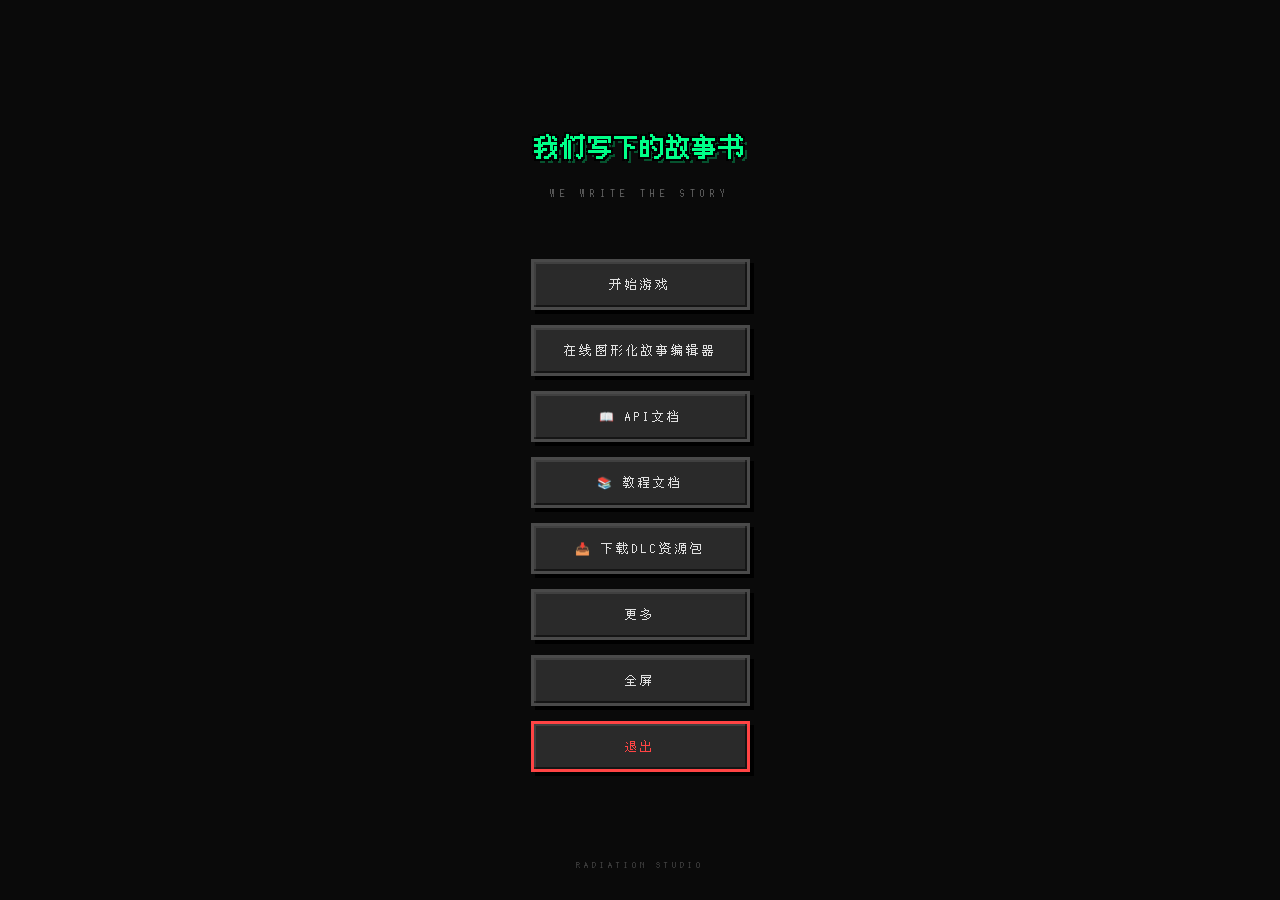
<file: WeWriteTheStory/index.html>
<!doctype html>
<html lang="zh-CN">
  <head>
    <meta charset="UTF-8" />
    <meta name="viewport" content="width=device-width, initial-scale=1.0" />
    <title>我们写下的故事书</title>
    <link rel="stylesheet" href="css/style.css" />
    <link rel="preconnect" href="https://fonts.gstatic.com" crossorigin />
  </head>
  <body>
    <div id="loading-screen" class="loading-screen">
      <div class="loading-content">
        <div class="loading-title">We Write The Story......</div>
        <div class="loading-bar-container">
          <div id="loading-bar" class="loading-bar"></div>
        </div>
        <div id="loading-text" class="loading-text">正在加载资源...</div>
      </div>
    </div>
    <div id="game-container">
      <div id="main-menu" class="screen active">
        <div class="pixel-art-title">
          <h1>我们写下的故事书</h1>
          <p class="subtitle">WE WRITE THE STORY</p>
        </div>

        <div class="menu-options">
          <button class="pixel-btn" onclick="showLevelSelect()">
            开始游戏
          </button>

          <button
            class="pixel-btn"
            onclick="window.location.href = 'IDE/index.html'"
          >
            在线图形化故事编辑器
          </button>
          <button
            class="pixel-btn"
            onclick="window.location.href = 'Teaching/API/API.html'"
          >
            📖 API文档
          </button>
          <button
            class="pixel-btn"
            onclick="window.location.href = 'Teaching/teaching.html'"
          >
            📚 教程文档
          </button>
          <button
            class="pixel-btn"
            onclick="
              window.location.href =
                'https://we-write-the-story.netlify.app/StoryDLC.zip'
            "
          >
            📥 下载DLC资源包
          </button>
          <button class="pixel-btn" onclick="showMore()">更多</button>
          <button class="pixel-btn" onclick="toggleFullscreen()">全屏</button>
          <button class="pixel-btn exit-btn" onclick="exitGame()">退出</button>
        </div>

        <div class="footer">
          <p>RADIATION STUDIO</p>
        </div>
      </div>

      <div id="level-select" class="screen">
        <div class="screen-header">
          <h2>选择故事</h2>
          <button class="pixel-btn back-btn" onclick="showMainMenu()">
            ← 返回
          </button>
        </div>

        <div class="level-list" id="level-list">
          <div class="empty-state">
            <p>暂无可用故事</p>
          </div>
        </div>

        <div class="level-actions">
          <label class="pixel-btn import-btn">
            <input
              type="file"
              id="story-file-input"
              accept=".story"
              onchange="importStoryFile()"
            />
            📂 导入故事
          </label>
        </div>
      </div>

      <div id="collection-screen" class="screen">
        <div class="screen-header">
          <h2 id="collection-title">系列合集</h2>
          <button class="pixel-btn back-btn" onclick="backToLevelSelect()">
            ← 返回
          </button>
        </div>

        <div class="collection-content">
          <p id="collection-desc" class="collection-desc"></p>
          <div id="collection-story-list" class="collection-story-list"></div>
        </div>
      </div>

      <div id="game-screen" class="screen">
        <div class="game-header">
          <button class="pixel-btn back-btn" onclick="quitGame()">
            ← 返回
          </button>
          <span id="story-title">故事标题</span>
          <button class="pixel-btn" onclick="toggleFullscreen()">全屏</button>
        </div>

        <div class="game-main">
          <div class="story-container">
            <div id="story-text" class="story-text"></div>
            <div id="choices-container" class="choices-container"></div>
          </div>

          <div class="side-panel">
            <div id="inventory-panel" class="panel hidden">
              <div class="panel-title">🎒 背包</div>
              <div id="inventory-items" class="inventory-items"></div>
            </div>

            <div id="variables-panel" class="panel hidden">
              <div class="panel-title">📊 变量</div>
              <div id="variables-list" class="variables-list"></div>
            </div>

            <div id="map-panel" class="panel hidden">
              <div class="panel-title">🗺️ 地图</div>
              <div id="game-map" class="game-map"></div>
            </div>
          </div>
        </div>

        <div class="game-footer"></div>
      </div>
      1

      <div id="victory-screen" class="screen">
        <div class="ending-content victory-content">
          <div class="pixel-art-title">
            <h1>🎉 胜利！</h1>
            <p class="subtitle">STORY COMPLETED</p>
          </div>
          <p id="ending-message">恭喜你完成了这个故事！</p>
          <button class="pixel-btn" onclick="showLevelSelect()">
            返回选关
          </button>
          <button class="pixel-btn" onclick="showMainMenu()">返回主页</button>
        </div>
      </div>

      <div id="death-screen" class="screen">
        <div class="ending-content death-content">
          <div class="pixel-art-title">
            <h1>💀 死亡</h1>
            <p class="subtitle">GAME OVER</p>
          </div>
          <p id="death-message">你的故事在这里结束了...</p>
          <button class="pixel-btn" onclick="restartStory()">重新开始</button>
          <button class="pixel-btn" onclick="showLevelSelect()">
            返回选关
          </button>
          <button class="pixel-btn" onclick="showMainMenu()">返回主页</button>
        </div>
      </div>

      <div id="more-screen" class="screen">
        <div class="screen-header">
          <h2>更多</h2>
          <button class="pixel-btn back-btn" onclick="showMainMenu()">
            ← 返回
          </button>
        </div>

        <div class="tabs">
          <button class="tab-btn active" onclick="switchTab('about')">
            关于
          </button>
          <button class="tab-btn" onclick="switchTab('settings')">设置</button>
        </div>

        <div id="about-tab" class="tab-content active">
          <div class="about-content">
            <div class="pixel-frame">
              <p>本作品由TraeAI编写</p>
              <p>作者为坦率的血翼蝠5801</p>
              <p>最终解释权归辐射工作室所有</p>
            </div>
            <div class="info-box">
              <h3>操作说明</h3>
              <ul>
                <li>点击选项进行选择</li>
                <li>导入.story文件加载新故事</li>
              </ul>
            </div>
          </div>
        </div>

        <div id="settings-tab" class="tab-content">
          <div class="settings-content">
            <div class="setting-item">
              <label>
                <span class="setting-label">打字机效果</span>
                <div
                  class="toggle-switch"
                  onclick="toggleSetting('typewriter')"
                >
                  <div id="typewriter-toggle" class="toggle-slider"></div>
                </div>
              </label>
              <p class="setting-desc">
                开启后，文字会逐字显示；关闭后，文字会瞬间显示
              </p>
            </div>
          </div>
        </div>
      </div>

      <input
        type="file"
        id="hidden-file-input"
        accept=".story"
        style="display: none"
      />

      <div id="modal-overlay" class="modal-overlay">
        <div id="modal-content" class="modal-content">
          <div id="modal-title" class="modal-title">提示</div>
          <div id="modal-message" class="modal-message"></div>
          <div id="modal-buttons" class="modal-buttons"></div>
        </div>
      </div>
    </div>

    <script src="stories/stories.js"></script>
    <script src="js/game.js"></script>
  </body>
</html>
</file>
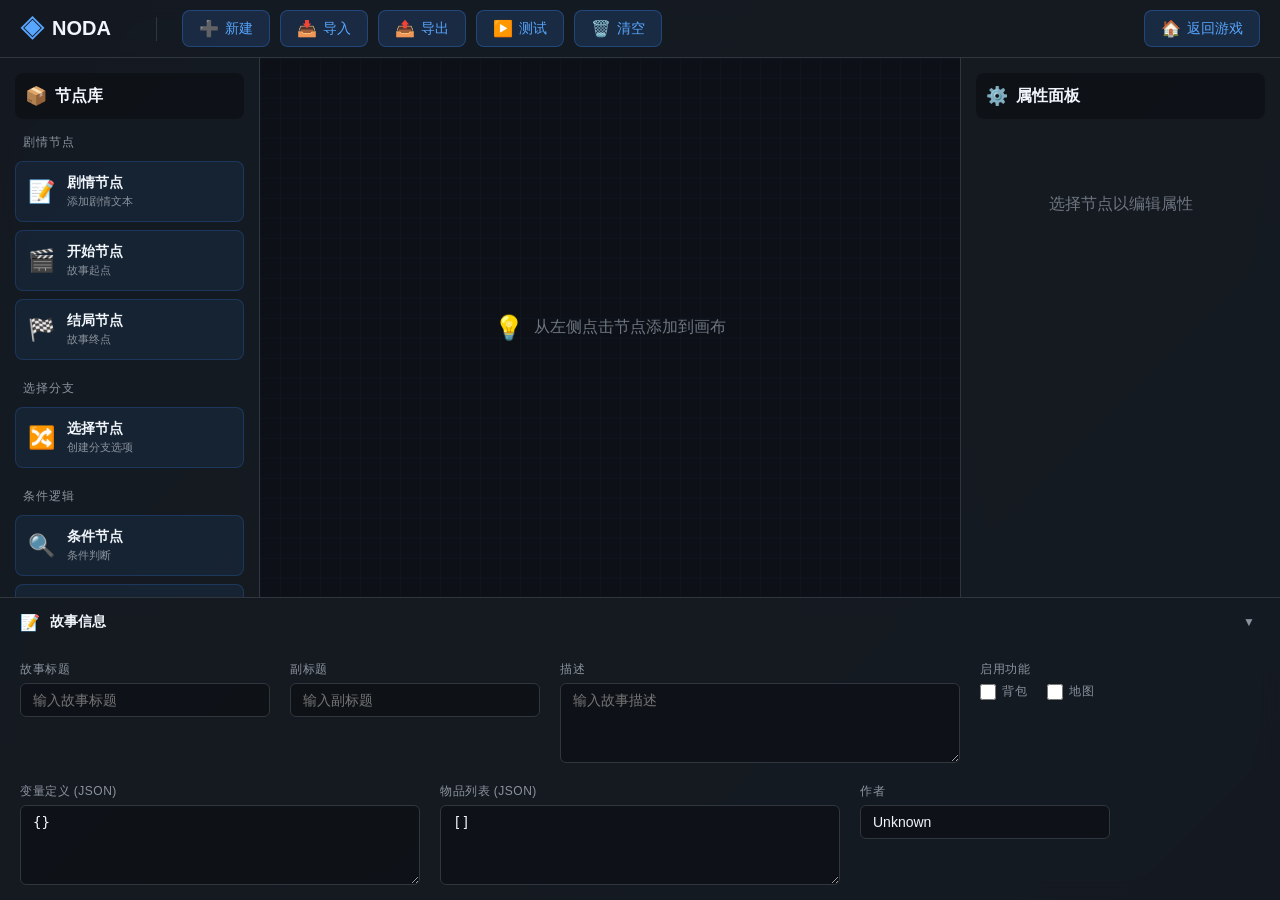
<file: WeWriteTheStory/IDE/index.html>
<!doctype html>
<html lang="zh-CN">
  <head>
    <meta charset="UTF-8" />
    <meta name="viewport" content="width=device-width, initial-scale=1.0" />
    <title>NODA - 故事节点编辑器</title>
    <link rel="stylesheet" href="style.css" />
  </head>
  <body>
    <div id="editor-container">
      <div id="toolbar">
        <div class="toolbar-left">
          <div class="logo">
            <span class="logo-icon">◈</span>
            <span class="logo-text">NODA</span>
          </div>
          <div class="divider"></div>
          <button class="toolbar-btn" onclick="editor.newStory()">
            <span class="btn-icon">➕</span>
            <span>新建</span>
          </button>
          <button class="toolbar-btn" onclick="editor.importStory()">
            <span class="btn-icon">📥</span>
            <span>导入</span>
          </button>
          <button class="toolbar-btn" onclick="editor.exportStory()">
            <span class="btn-icon">📤</span>
            <span>导出</span>
          </button>
          <button class="toolbar-btn" onclick="editor.testStory()">
            <span class="btn-icon">▶️</span>
            <span>测试</span>
          </button>
          <button class="toolbar-btn" onclick="editor.clearCanvas()">
            <span class="btn-icon">🗑️</span>
            <span>清空</span>
          </button>
        </div>
        <div class="toolbar-right">
          <button
            class="toolbar-btn"
            onclick="window.location.href = '../index.html'"
          >
            <span class="btn-icon">🏠</span>
            <span>返回游戏</span>
          </button>
        </div>
      </div>

      <div id="main-content">
        <div id="node-panel">
          <div class="panel-header">
            <span class="panel-icon">📦</span>
            <span class="panel-title">节点库</span>
          </div>

          <div class="category">
            <div class="category-title">剧情节点</div>
            <div
              class="node-item"
              data-type="story"
              onclick="editor.addNode('story', event)"
            >
              <div class="node-item-icon">📝</div>
              <div class="node-item-info">
                <div class="node-item-name">剧情节点</div>
                <div class="node-item-desc">添加剧情文本</div>
              </div>
            </div>
            <div
              class="node-item"
              data-type="start"
              onclick="editor.addNode('start', event)"
            >
              <div class="node-item-icon">🎬</div>
              <div class="node-item-info">
                <div class="node-item-name">开始节点</div>
                <div class="node-item-desc">故事起点</div>
              </div>
            </div>
            <div
              class="node-item"
              data-type="end"
              onclick="editor.addNode('end', event)"
            >
              <div class="node-item-icon">🏁</div>
              <div class="node-item-info">
                <div class="node-item-name">结局节点</div>
                <div class="node-item-desc">故事终点</div>
              </div>
            </div>
          </div>

          <div class="category">
            <div class="category-title">选择分支</div>
            <div
              class="node-item"
              data-type="choice"
              onclick="editor.addNode('choice', event)"
            >
              <div class="node-item-icon">🔀</div>
              <div class="node-item-info">
                <div class="node-item-name">选择节点</div>
                <div class="node-item-desc">创建分支选项</div>
              </div>
            </div>
          </div>

          <div class="category">
            <div class="category-title">条件逻辑</div>
            <div
              class="node-item"
              data-type="if"
              onclick="editor.addNode('if', event)"
            >
              <div class="node-item-icon">🔍</div>
              <div class="node-item-info">
                <div class="node-item-name">条件节点</div>
                <div class="node-item-desc">条件判断</div>
              </div>
            </div>
            <div
              class="node-item"
              data-type="check_item"
              onclick="editor.addNode('check_item', event)"
            >
              <div class="node-item-icon">🎒</div>
              <div class="node-item-info">
                <div class="node-item-name">物品检测</div>
                <div class="node-item-desc">检查背包物品</div>
              </div>
            </div>
            <div
              class="node-item"
              data-type="check_var"
              onclick="editor.addNode('check_var', event)"
            >
              <div class="node-item-icon">📊</div>
              <div class="node-item-info">
                <div class="node-item-name">变量检测</div>
                <div class="node-item-desc">检查变量值</div>
              </div>
            </div>
          </div>

          <div class="category">
            <div class="category-title">动作节点</div>
            <div
              class="node-item"
              data-type="add_item"
              onclick="editor.addNode('add_item', event)"
            >
              <div class="node-item-icon">➕</div>
              <div class="node-item-info">
                <div class="node-item-name">添加物品</div>
                <div class="node-item-desc">添加到背包</div>
              </div>
            </div>
            <div
              class="node-item"
              data-type="remove_item"
              onclick="editor.addNode('remove_item', event)"
            >
              <div class="node-item-icon">➖</div>
              <div class="node-item-info">
                <div class="node-item-name">移除物品</div>
                <div class="node-item-desc">从背包移除</div>
              </div>
            </div>
            <div
              class="node-item"
              data-type="set_var"
              onclick="editor.addNode('set_var', event)"
            >
              <div class="node-item-icon">⚙️</div>
              <div class="node-item-info">
                <div class="node-item-name">设置变量</div>
                <div class="node-item-desc">修改变量值</div>
              </div>
            </div>
            <div
              class="node-item"
              data-type="add_var"
              onclick="editor.addNode('add_var', event)"
            >
              <div class="node-item-icon">📈</div>
              <div class="node-item-info">
                <div class="node-item-name">增加变量</div>
                <div class="node-item-desc">变量值递增</div>
              </div>
            </div>
            <div
              class="node-item"
              data-type="sub_var"
              onclick="editor.addNode('sub_var', event)"
            >
              <div class="node-item-icon">📉</div>
              <div class="node-item-info">
                <div class="node-item-name">减少变量</div>
                <div class="node-item-desc">变量值递减</div>
              </div>
            </div>
            <div
              class="node-item"
              data-type="toggle_var"
              onclick="editor.addNode('toggle_var', event)"
            >
              <div class="node-item-icon">🔄</div>
              <div class="node-item-info">
                <div class="node-item-name">切换变量</div>
                <div class="node-item-desc">布尔值切换</div>
              </div>
            </div>
          </div>

          <div class="category">
            <div class="category-title">跳转节点</div>
            <div
              class="node-item"
              data-type="goto"
              onclick="editor.addNode('goto', event)"
            >
              <div class="node-item-icon">🔗</div>
              <div class="node-item-info">
                <div class="node-item-name">跳转节点</div>
                <div class="node-item-desc">跳转到指定节点</div>
              </div>
            </div>
          </div>

          <div class="category">
            <div class="category-title">地图节点</div>
            <div
              class="node-item"
              data-type="location"
              onclick="editor.addNode('location', event)"
            >
              <div class="node-item-icon">📍</div>
              <div class="node-item-info">
                <div class="node-item-name">地点节点</div>
                <div class="node-item-desc">设置当前地点</div>
              </div>
            </div>
          </div>
        </div>

        <div id="canvas-container">
          <div id="canvas-scroll-area">
            <div id="canvas-inner">
              <div id="canvas-grid"></div>
              <svg id="connections-svg"></svg>
              <div id="nodes-container"></div>
            </div>
          </div>

          <div class="canvas-hint" id="canvas-hint">
            <span class="hint-icon">💡</span>
            <span>从左侧点击节点添加到画布</span>
          </div>
        </div>

        <div id="properties-panel">
          <div class="panel-header">
            <span class="panel-icon">⚙️</span>
            <span class="panel-title">属性面板</span>
          </div>

          <div id="properties-empty" class="properties-empty">
            <span>选择节点以编辑属性</span>
          </div>

          <div id="properties-content" class="properties-content hidden">
            <div class="property-group">
              <label class="property-label">节点ID</label>
              <input
                type="text"
                id="prop-id"
                class="property-input"
                oninput="editor.updateNodeProperty('id', this.value)"
              />
            </div>

            <div id="prop-story-title" class="property-group">
              <label class="property-label">节点标题</label>
              <input
                type="text"
                id="prop-title"
                class="property-input"
                oninput="editor.updateNodeProperty('title', this.value)"
              />
            </div>

            <div id="prop-story-text" class="property-group">
              <label class="property-label">剧情文本</label>
              <textarea
                id="prop-text"
                class="property-textarea"
                oninput="editor.updateNodeProperty('text', this.value)"
              ></textarea>
            </div>

            <div id="prop-choices" class="property-group">
              <label class="property-label">选项列表</label>
              <div id="choices-list"></div>
              <button class="add-btn" onclick="editor.addChoice()">
                + 添加选项
              </button>
            </div>

            <div id="prop-condition" class="property-group">
              <label class="property-label">条件判断</label>
              <select
                id="prop-condition-type"
                class="property-select"
                onchange="
                  editor.updateNodeProperty('conditionType', this.value)
                "
              >
                <option value="equals">等于 (==)</option>
                <option value="not_equals">不等于 (!=)</option>
                <option value="greater">大于 (>)</option>
                <option value="less">小于 (<)</option>
                <option value="greater_equal">大于等于 (>=)</option>
                <option value="less_equal">小于等于 (<=)</option>
              </select>
              <input
                type="text"
                id="prop-condition-value"
                class="property-input"
                placeholder="条件值"
                oninput="
                  editor.updateNodeProperty('conditionValue', this.value)
                "
              />
            </div>

            <div id="prop-item" class="property-group">
              <label class="property-label">物品ID</label>
              <input
                type="text"
                id="prop-item-id"
                class="property-input"
                oninput="editor.updateNodeProperty('itemId', this.value)"
              />
            </div>

            <div id="prop-variable" class="property-group">
              <label class="property-label">变量名</label>
              <input
                type="text"
                id="prop-var-name"
                class="property-input"
                oninput="editor.updateNodeProperty('varName', this.value)"
              />
            </div>

            <div id="prop-value" class="property-group">
              <label class="property-label">值</label>
              <input
                type="text"
                id="prop-value"
                class="property-input"
                oninput="editor.updateNodeProperty('value', this.value)"
              />
            </div>

            <div id="prop-end" class="property-group">
              <label class="property-label">结局类型</label>
              <select
                id="prop-end-type"
                class="property-select"
                onchange="editor.updateNodeProperty('endType', this.value)"
              >
                <option value="good">✅ 好结局</option>
                <option value="bad">❌ 坏结局</option>
                <option value="true">📖 真结局</option>
                <option value="neutral">⚖️ 中立结局</option>
                <option value="death">💀 死亡结局</option>
              </select>
              <textarea
                id="prop-end-message"
                class="property-textarea"
                placeholder="结局描述"
                oninput="editor.updateNodeProperty('endMessage', this.value)"
              ></textarea>
            </div>

            <div id="prop-goto" class="property-group">
              <label class="property-label">目标节点</label>
              <select
                id="prop-goto-target"
                class="property-select"
                onchange="editor.updateNodeProperty('gotoTarget', this.value)"
              >
                <option value="">选择目标节点</option>
              </select>
            </div>

            <div id="prop-location" class="property-group">
              <label class="property-label">地点名称</label>
              <input
                type="text"
                id="prop-location-name"
                class="property-input"
                oninput="editor.updateNodeProperty('locationName', this.value)"
              />
            </div>

            <div id="prop-actions" class="property-group">
              <label class="property-label">节点动作</label>
              <div id="actions-list"></div>
              <div class="action-buttons">
                <button class="mini-btn" onclick="editor.addAction('addItem')">
                  ➕物品
                </button>
                <button
                  class="mini-btn"
                  onclick="editor.addAction('removeItem')"
                >
                  ➖物品
                </button>
                <button class="mini-btn" onclick="editor.addAction('setVar')">
                  ⚙️变量
                </button>
                <button class="mini-btn" onclick="editor.addAction('addVar')">
                  📈增加
                </button>
                <button class="mini-btn" onclick="editor.addAction('subVar')">
                  📉减少
                </button>
                <button
                  class="mini-btn"
                  onclick="editor.addAction('toggleVar')"
                >
                  🔄切换
                </button>
                <button class="mini-btn" onclick="editor.addAction('goto')">
                  🔗跳转
                </button>
              </div>
            </div>

            <div class="property-actions">
              <button
                class="action-btn delete-btn"
                onclick="editor.deleteSelectedNode()"
              >
                删除节点
              </button>
            </div>
          </div>
        </div>
      </div>

      <div id="story-info-panel">
        <div class="info-header">
          <span class="info-icon">📝</span>
          <span class="info-title">故事信息</span>
          <button class="info-toggle" onclick="editor.toggleStoryInfo()">
            ▼
          </button>
        </div>
        <div id="story-info-content" class="info-content">
          <div class="info-row">
            <label>故事标题</label>
            <input
              type="text"
              id="story-title"
              class="info-input"
              placeholder="输入故事标题"
              oninput="editor.updateStoryInfo()"
            />
          </div>
          <div class="info-row">
            <label>副标题</label>
            <input
              type="text"
              id="story-subtitle"
              class="info-input"
              placeholder="输入副标题"
              oninput="editor.updateStoryInfo()"
            />
          </div>
          <div class="info-row">
            <label>描述</label>
            <textarea
              id="story-desc"
              class="info-textarea"
              placeholder="输入故事描述"
              oninput="editor.updateStoryInfo()"
            ></textarea>
          </div>
          <div class="info-row">
            <label>启用功能</label>
            <div class="info-checkboxes">
              <label
                ><input
                  type="checkbox"
                  id="enable-inventory"
                  onchange="editor.updateFeatures()"
                />
                背包</label
              >
              <label
                ><input
                  type="checkbox"
                  id="enable-map"
                  onchange="editor.updateFeatures()"
                />
                地图</label
              >
            </div>
          </div>
          <div class="info-row">
            <label>变量定义 (JSON)</label>
            <textarea
              id="story-variables"
              class="info-textarea"
              placeholder='{&#10;  "health": 100,&#10;  "gold": 0,&#10;  "has_key": false&#10;}'
              oninput="editor.updateStoryInfo()"
            ></textarea>
          </div>
          <div class="info-row">
            <label>物品列表 (JSON)</label>
            <textarea
              id="story-items"
              class="info-textarea"
              placeholder='[&#10;  {"id": "key", "name": "钥匙", "icon": "🔑"},&#10;  {"id": "gem", "name": "宝石", "icon": "💎"}&#10;]'
              oninput="editor.updateStoryInfo()"
            ></textarea>
          </div>
          <div class="info-row">
            <label>作者</label>
            <input
              type="text"
              id="story-author"
              class="info-input"
              placeholder="作者名称"
              oninput="editor.updateStoryInfo()"
            />
          </div>
        </div>
      </div>
    </div>

    <input
      type="file"
      id="file-input"
      accept=".story,.json"
      style="display: none"
      onchange="editor.handleFileImport(event)"
    />

    <div id="modal-overlay" class="modal-overlay">
      <div class="modal-content">
        <div class="modal-title" id="modal-title">提示</div>
        <div class="modal-message" id="modal-message"></div>
        <div class="modal-buttons" id="modal-buttons"></div>
      </div>
    </div>

    <script src="editor.js"></script>
  </body>
</html>
</file>
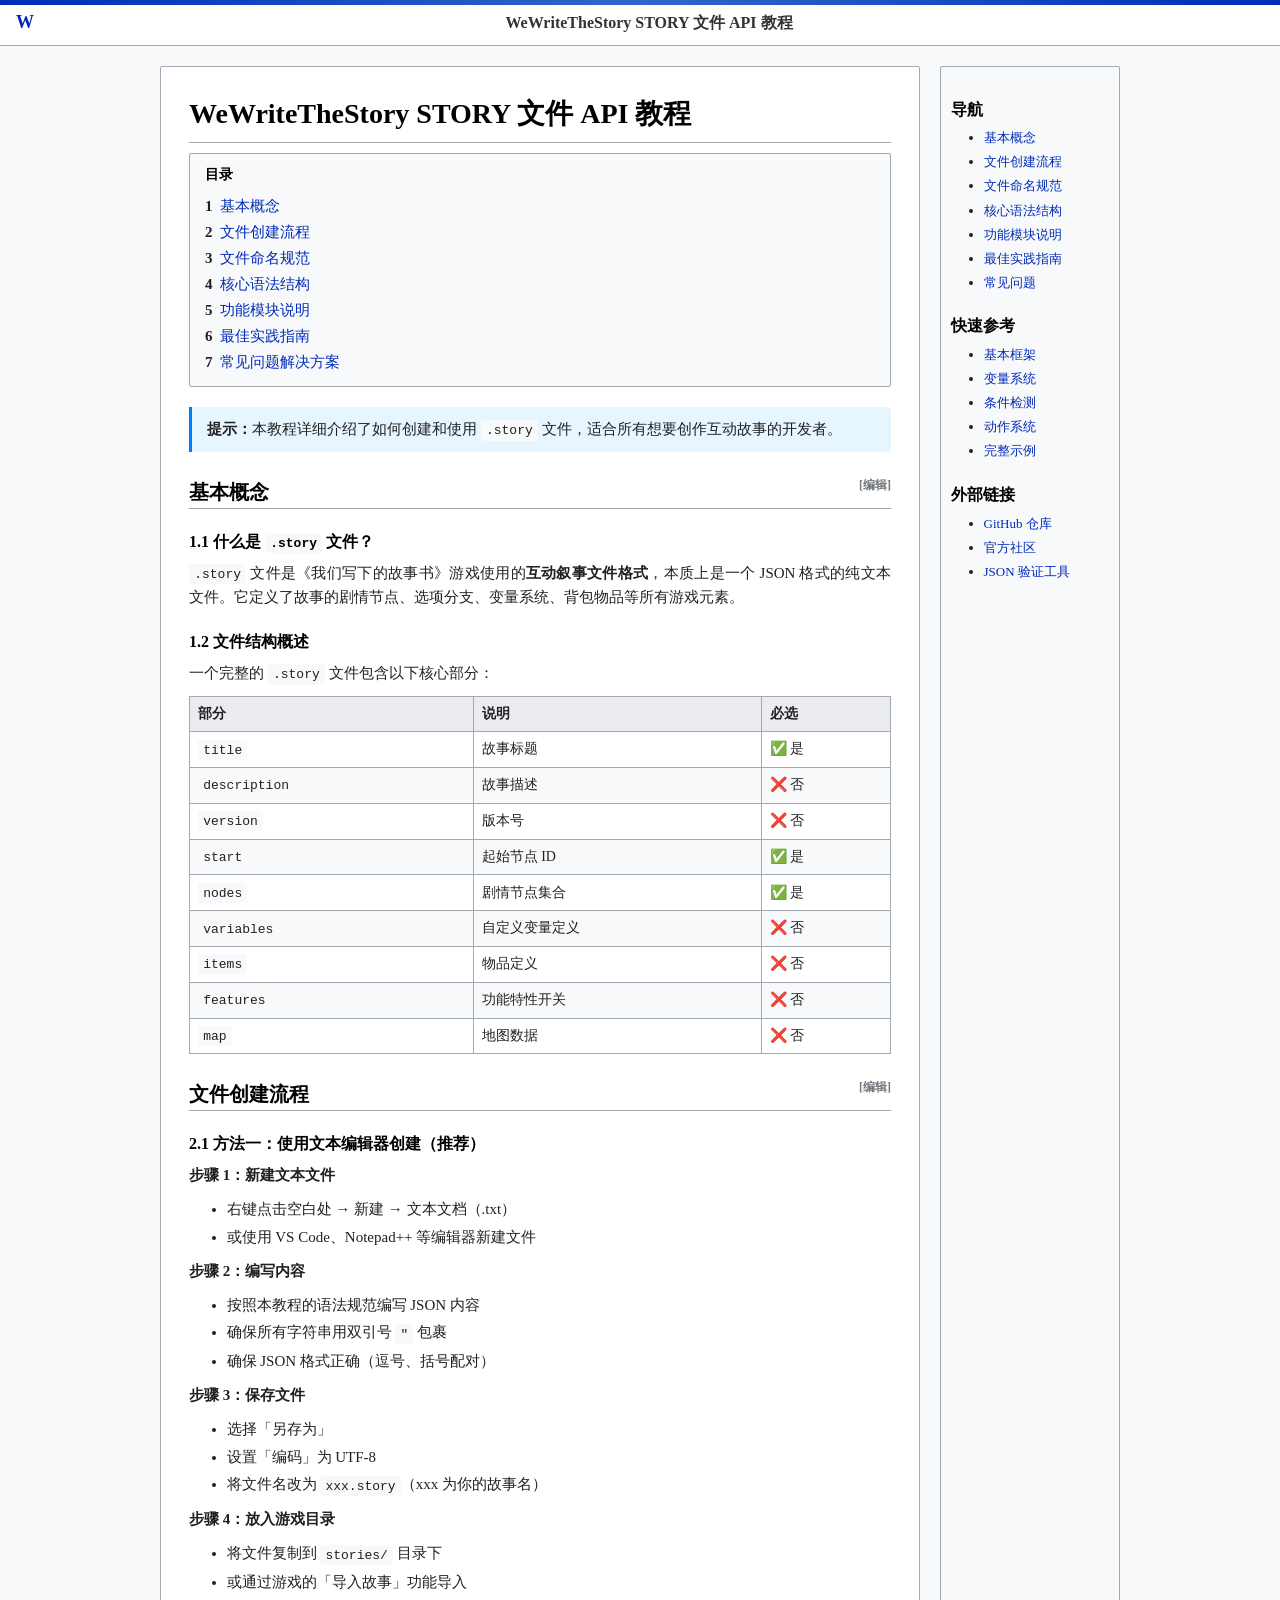
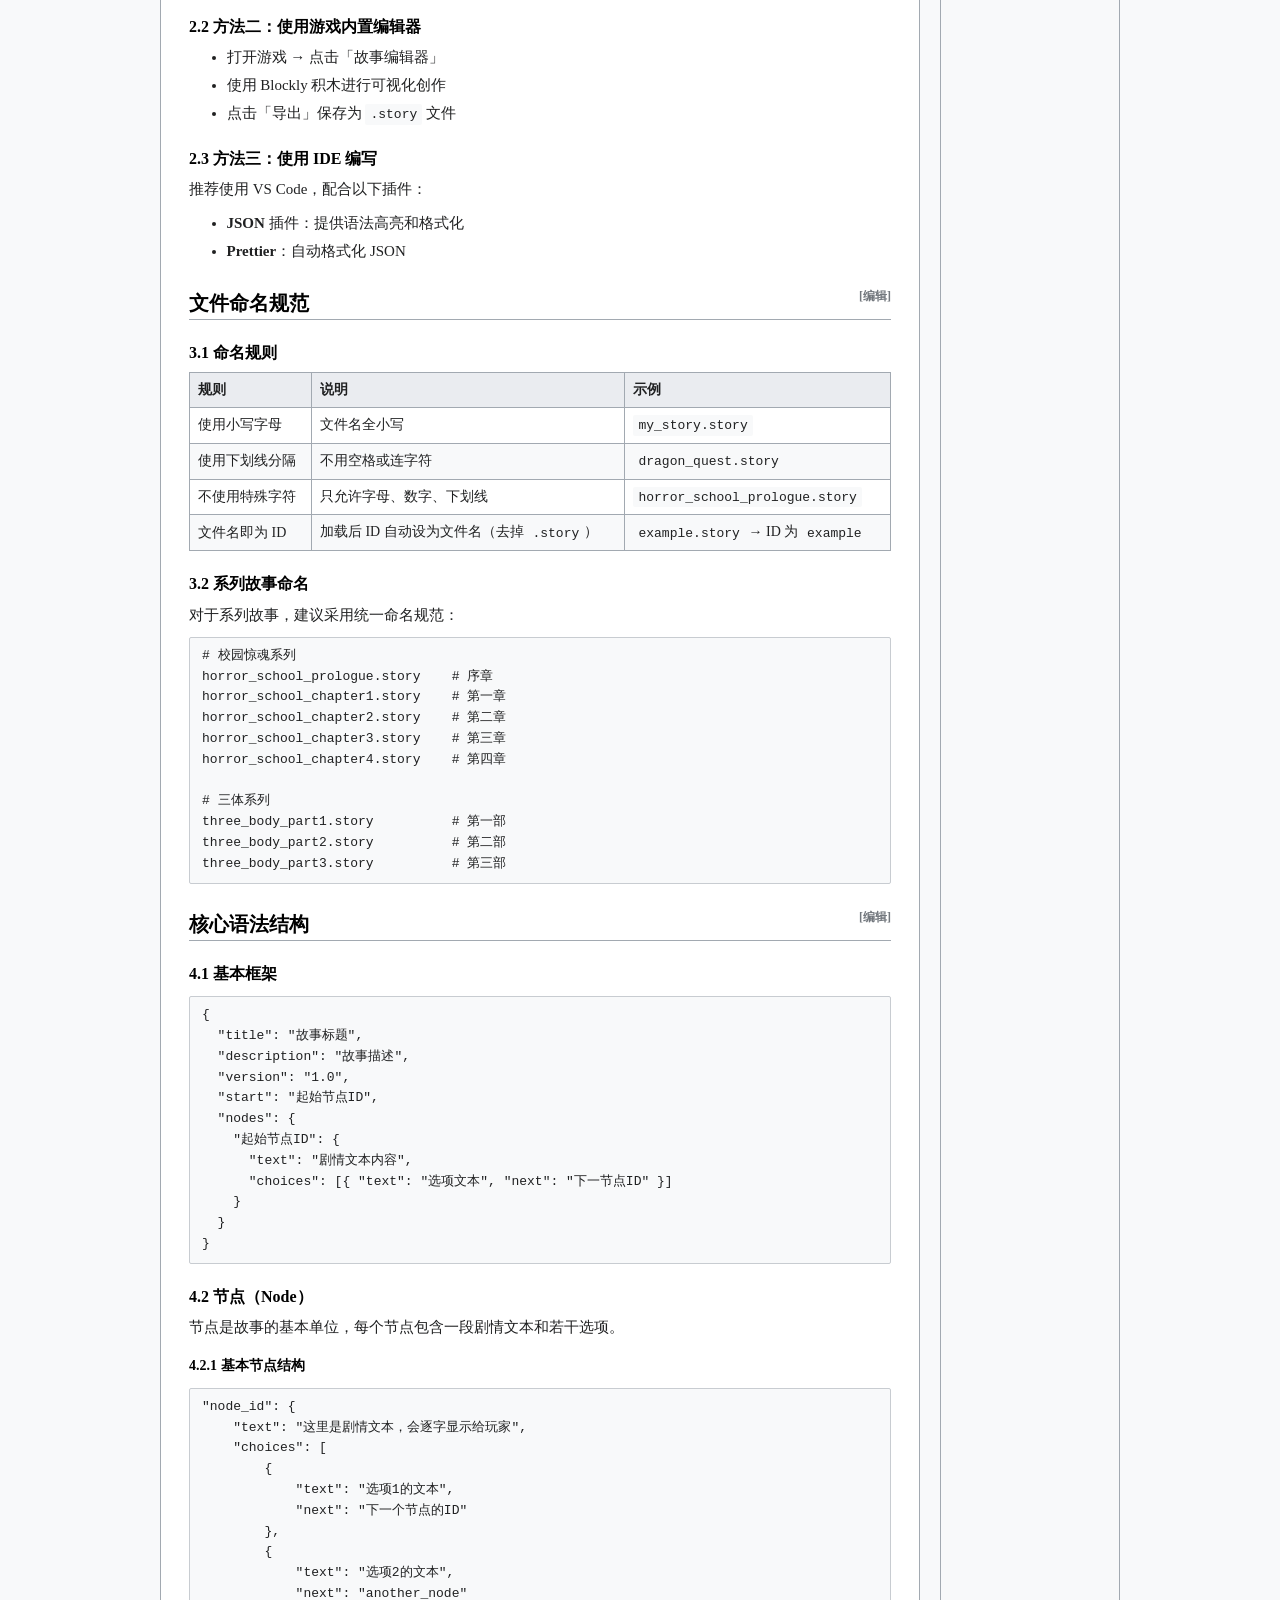
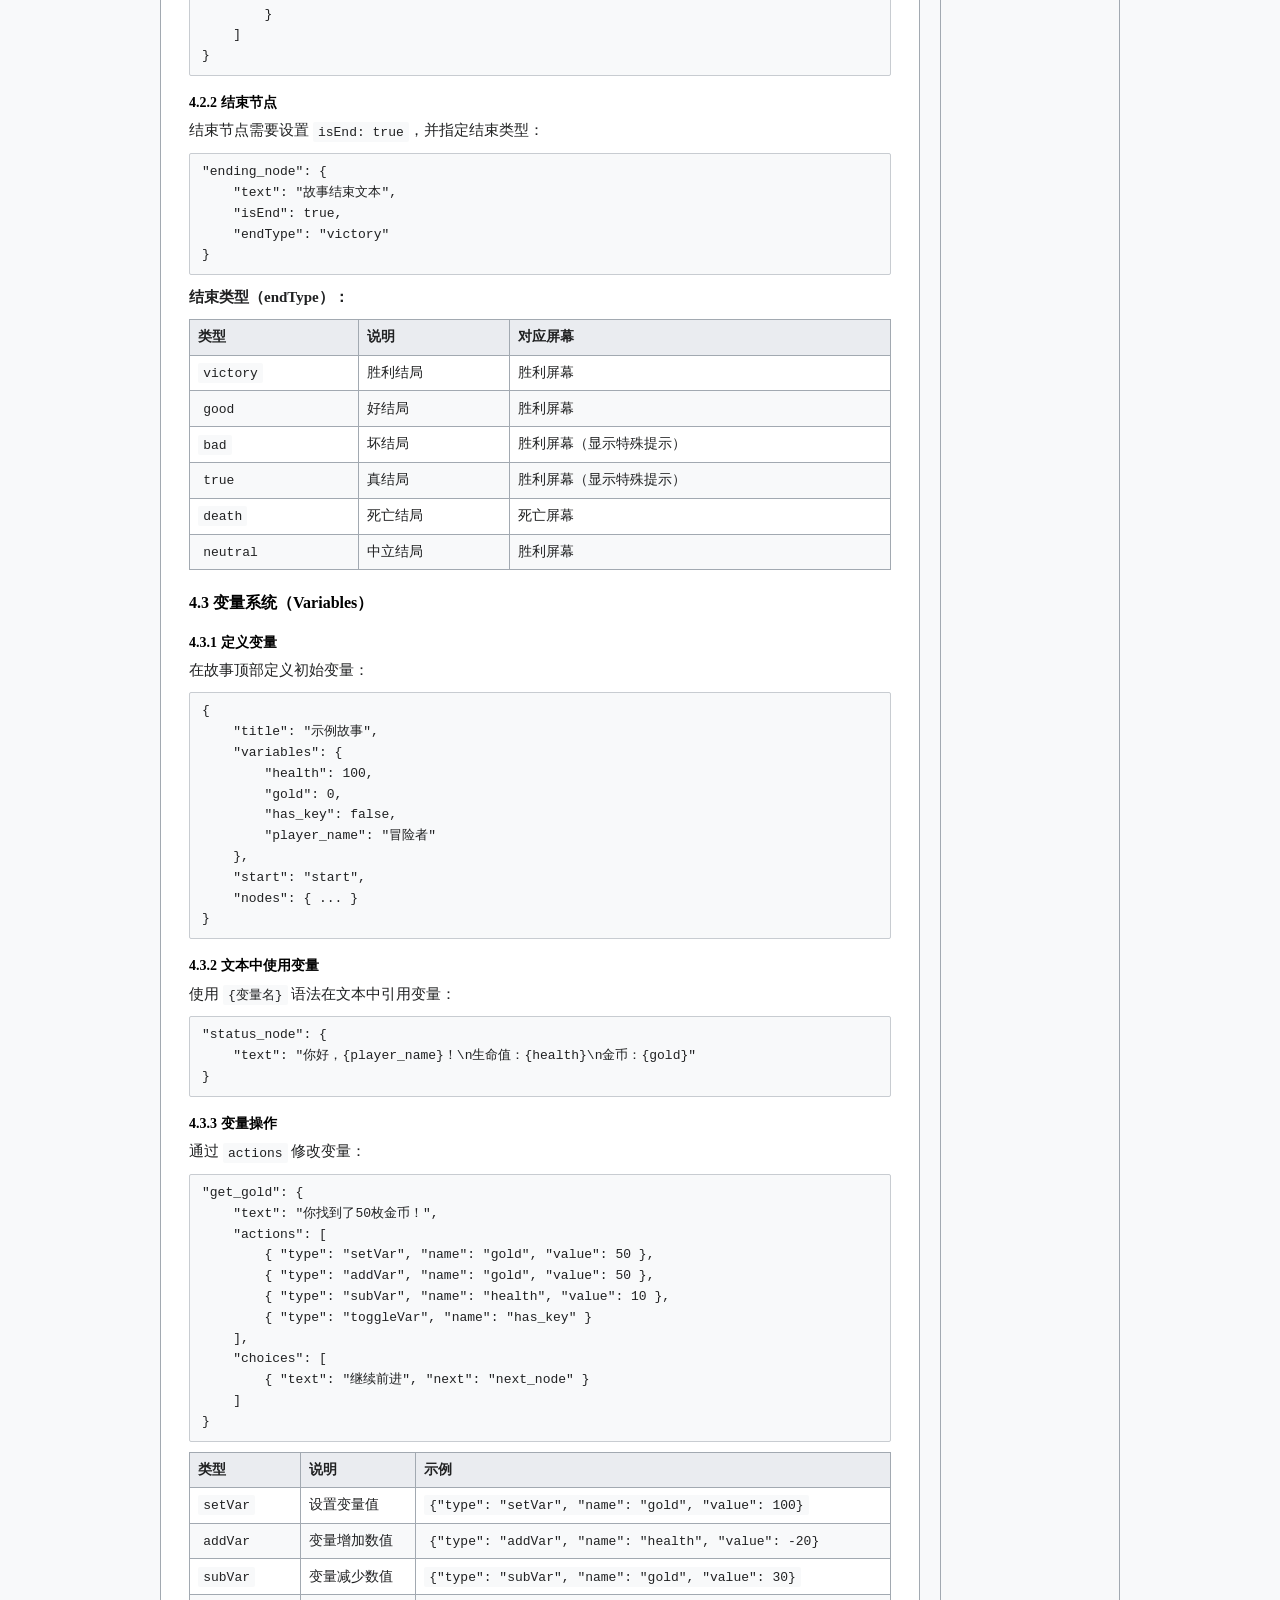
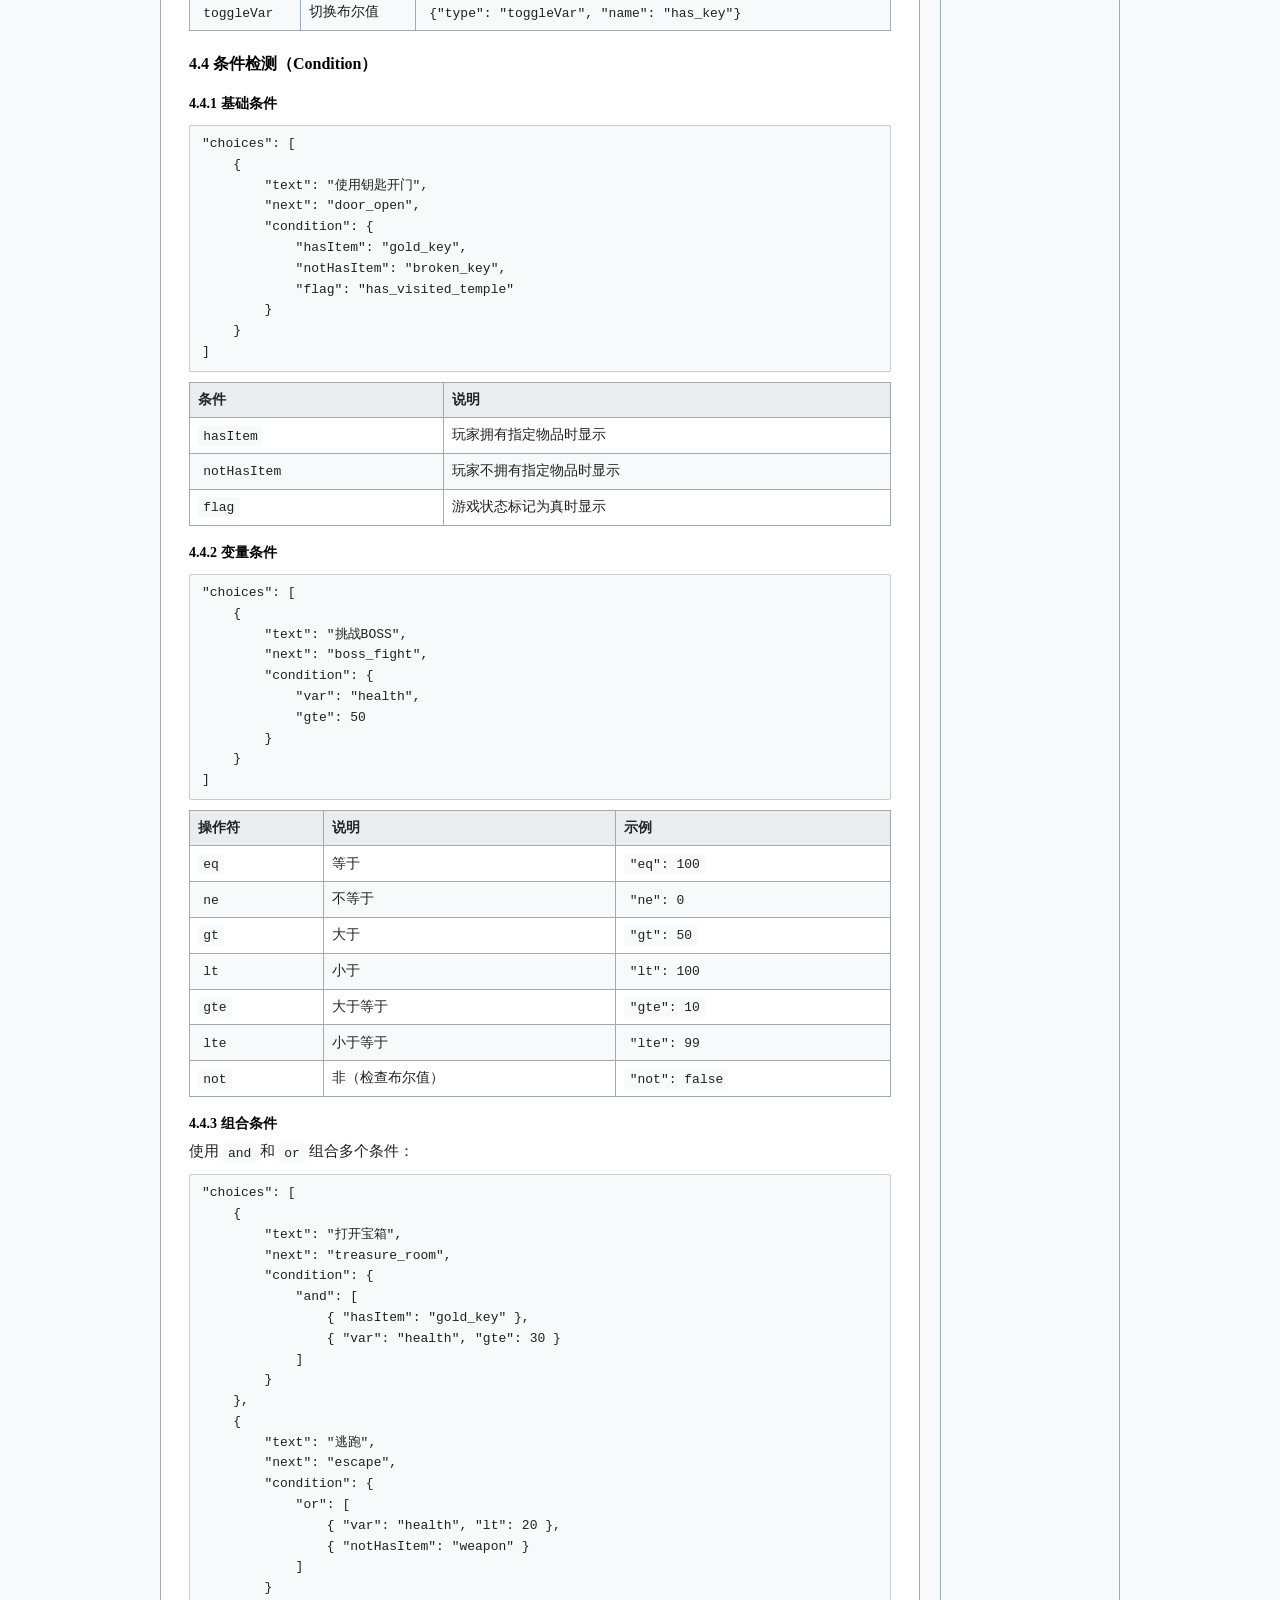
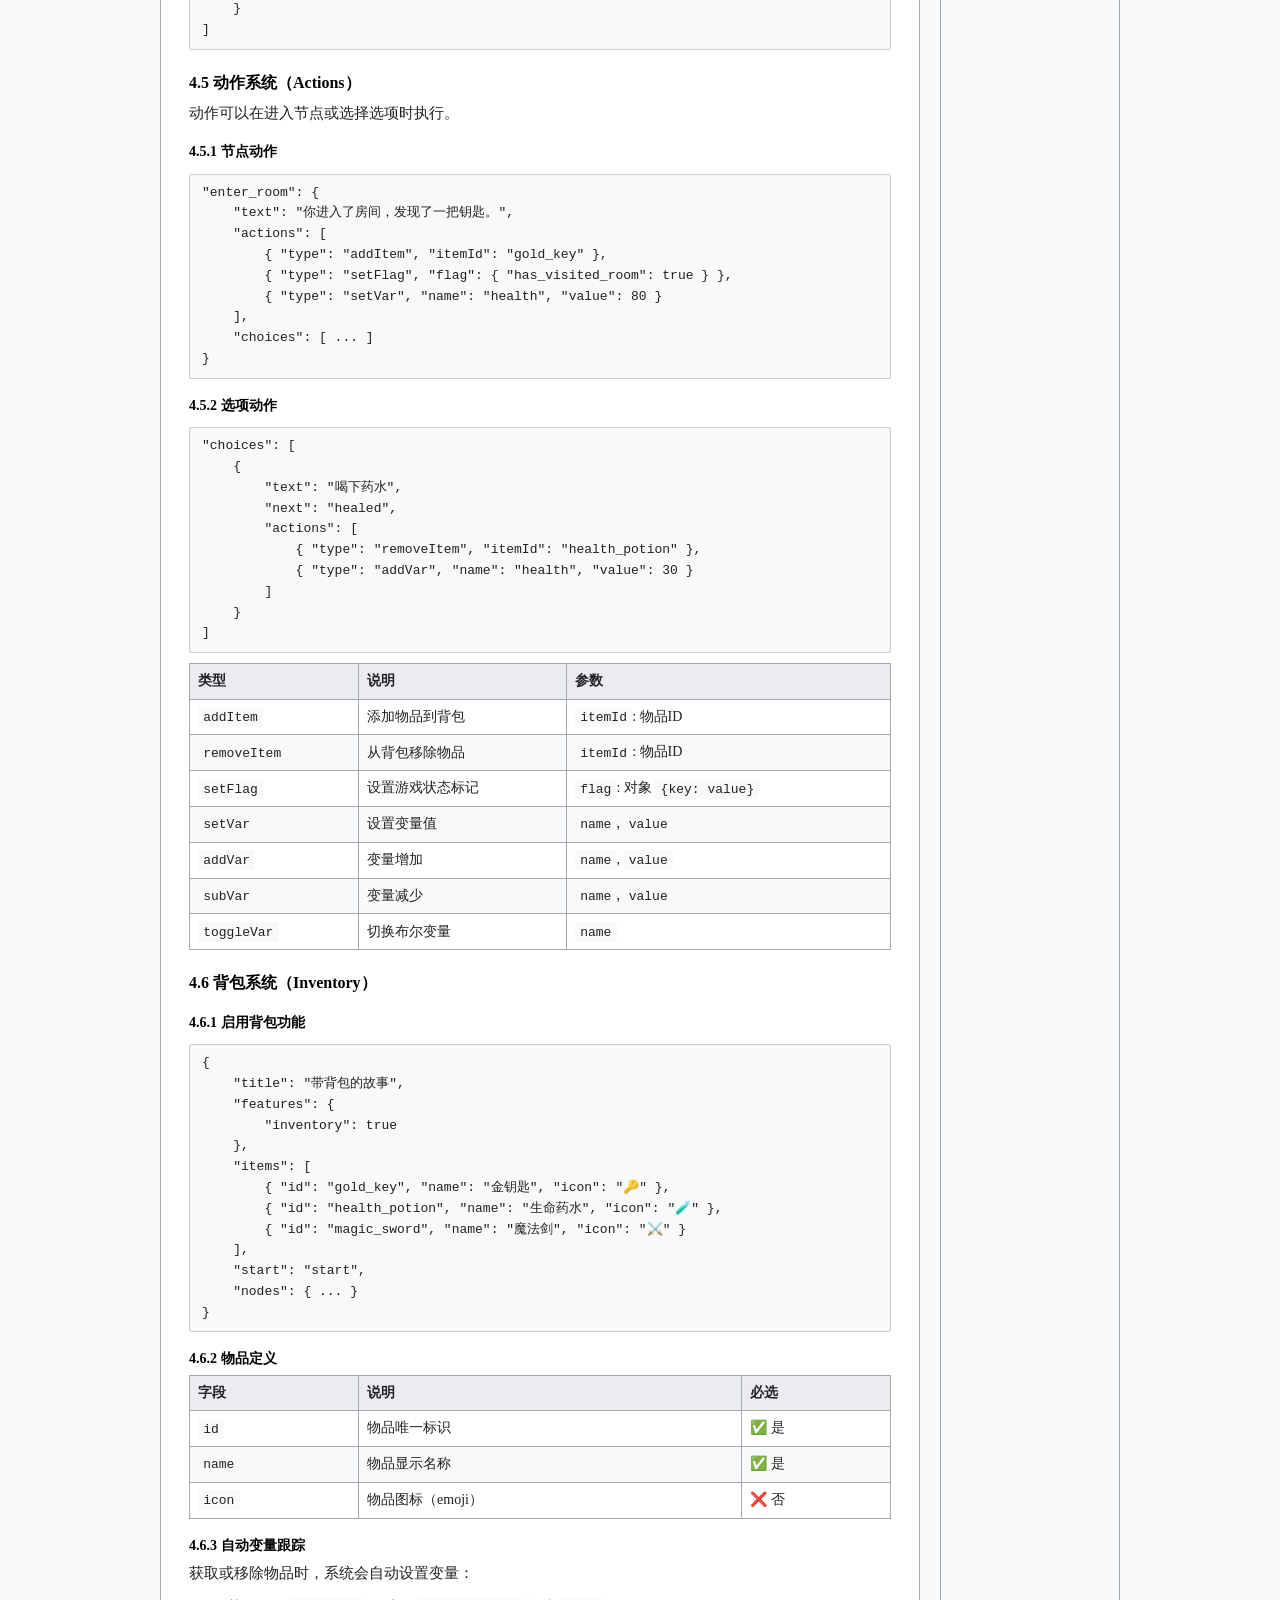
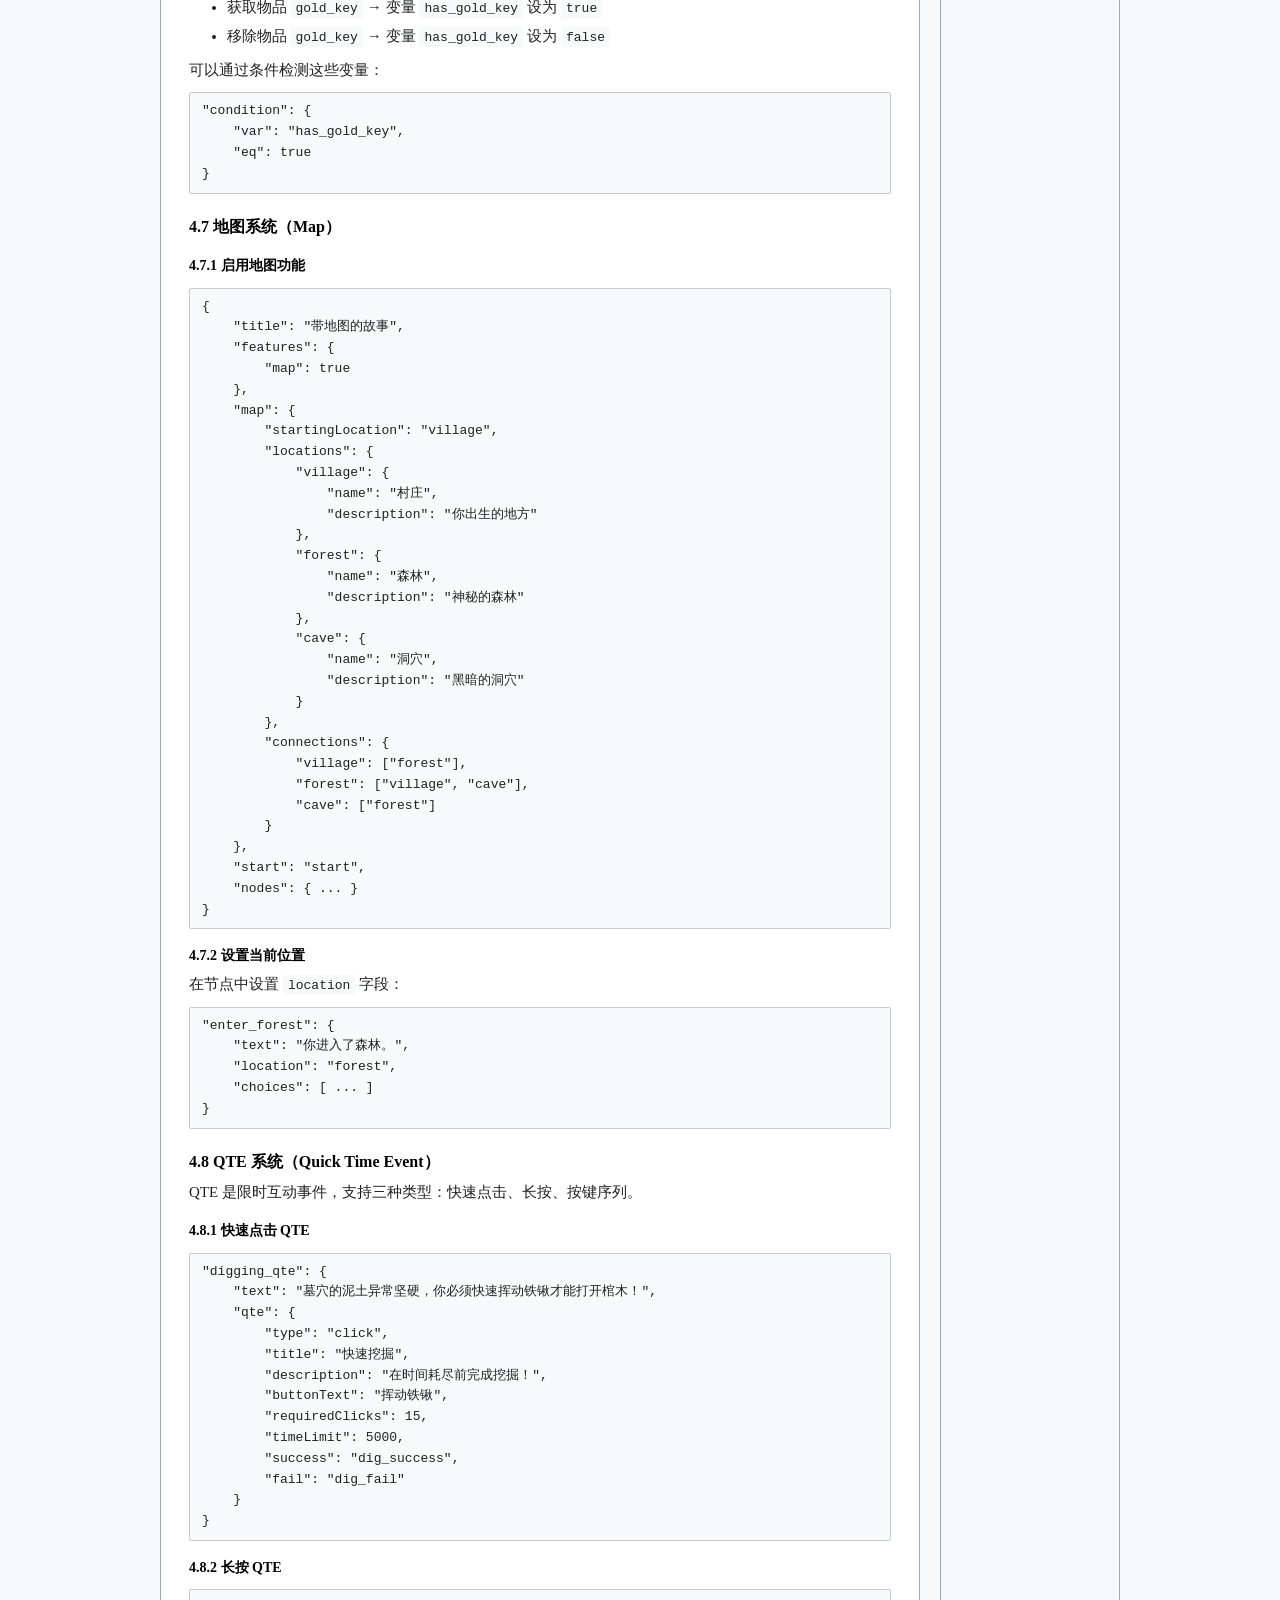
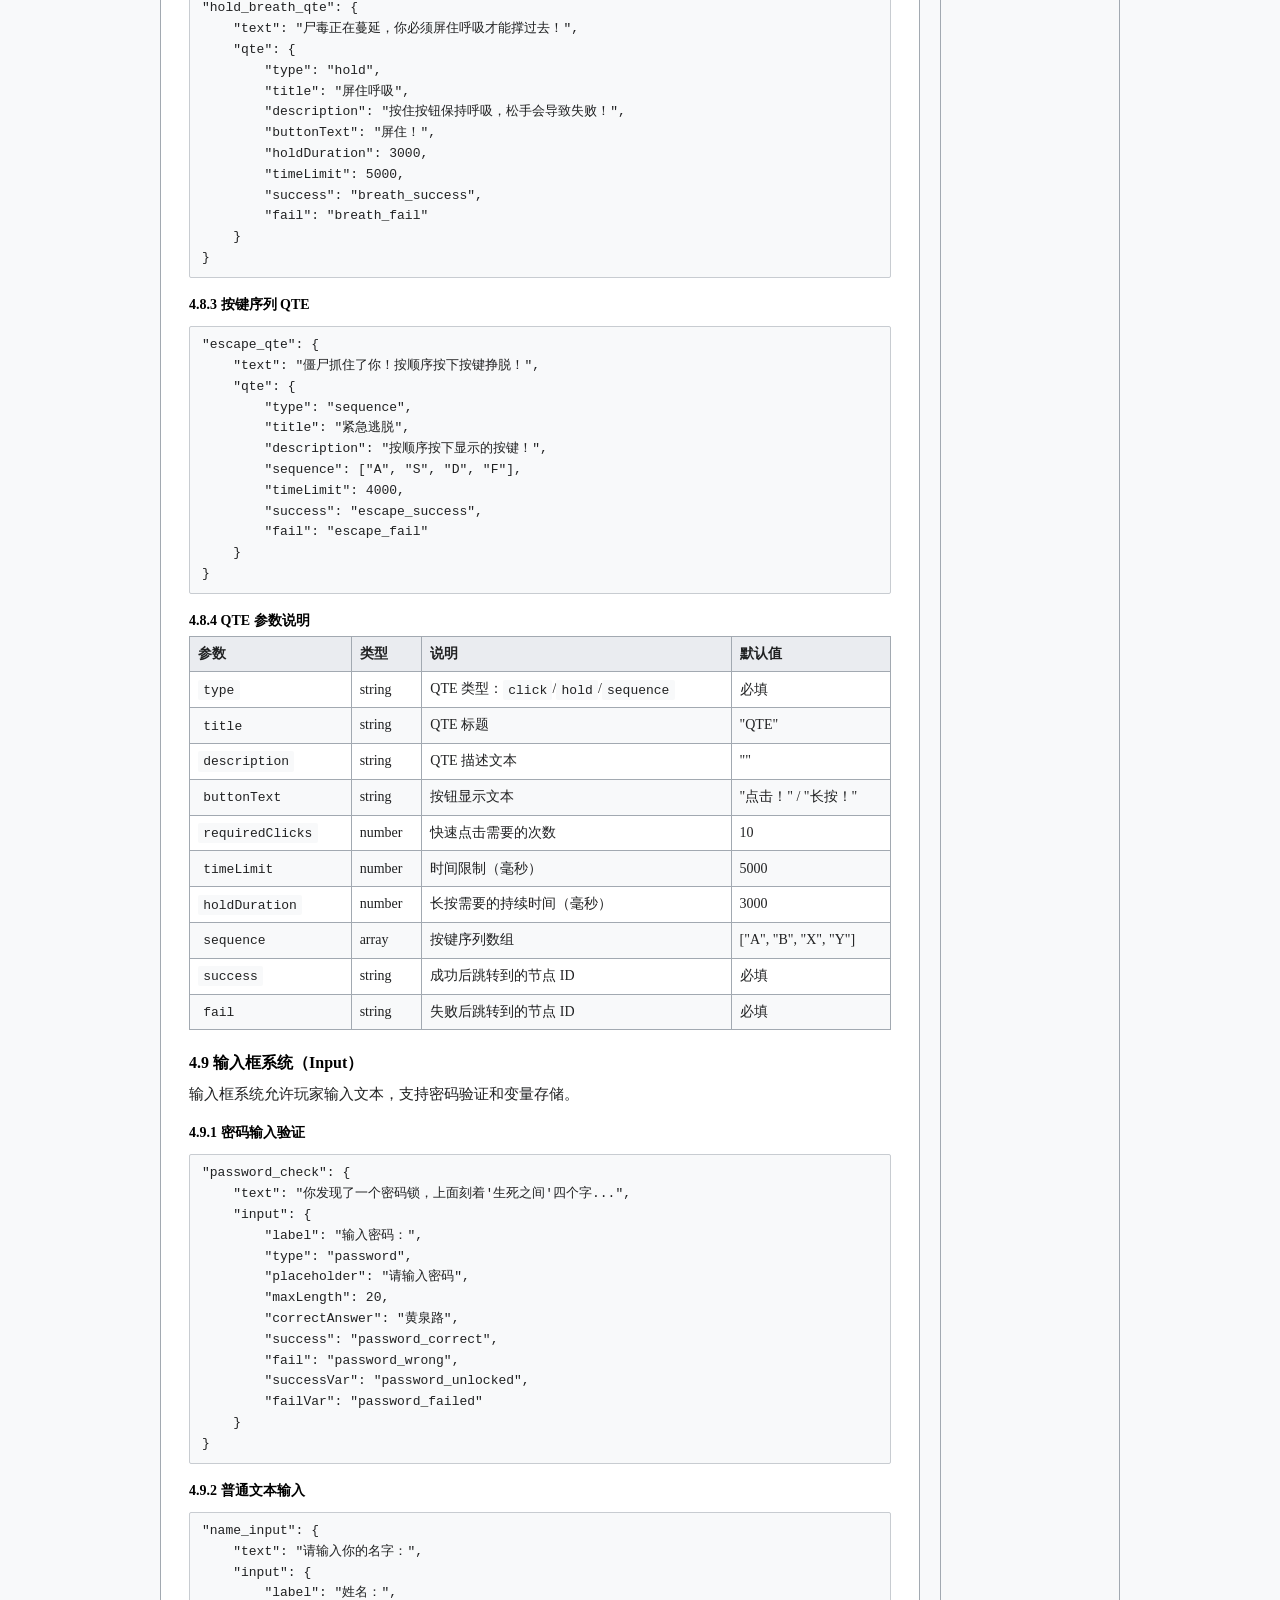
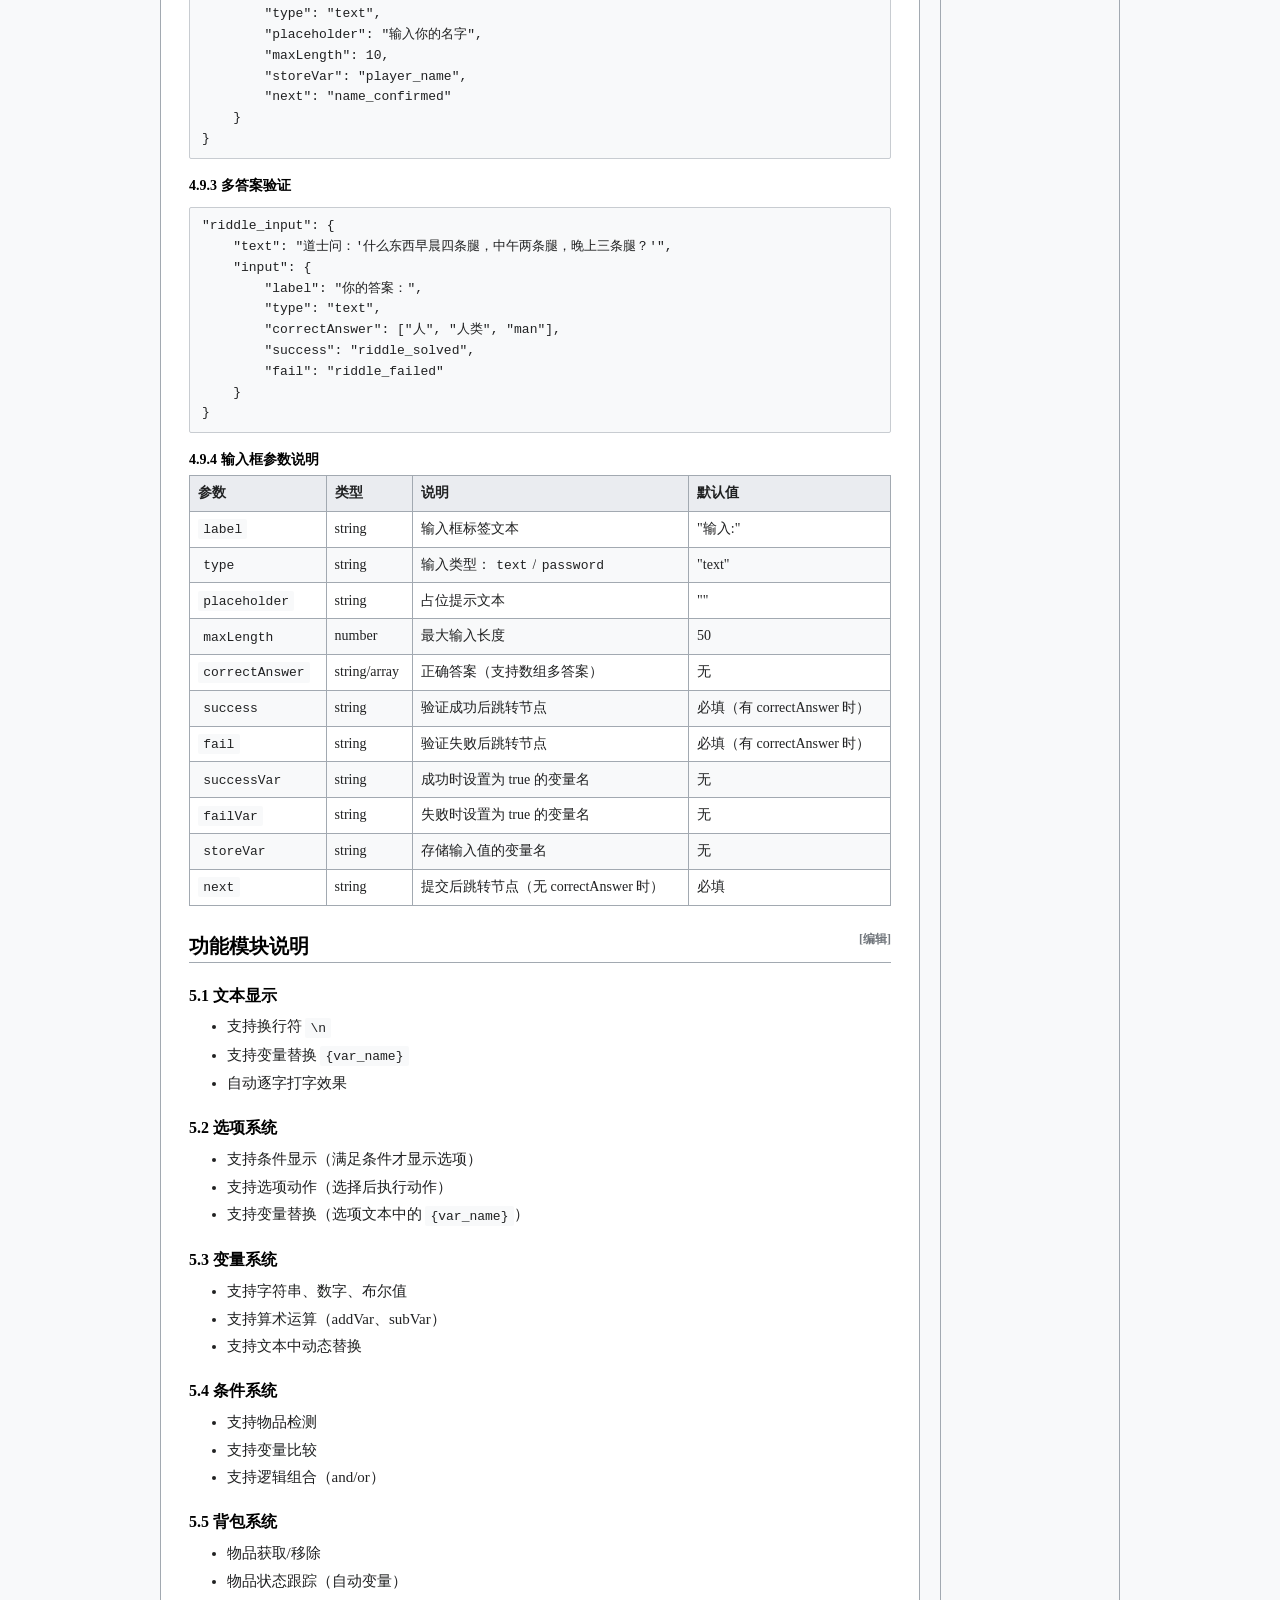
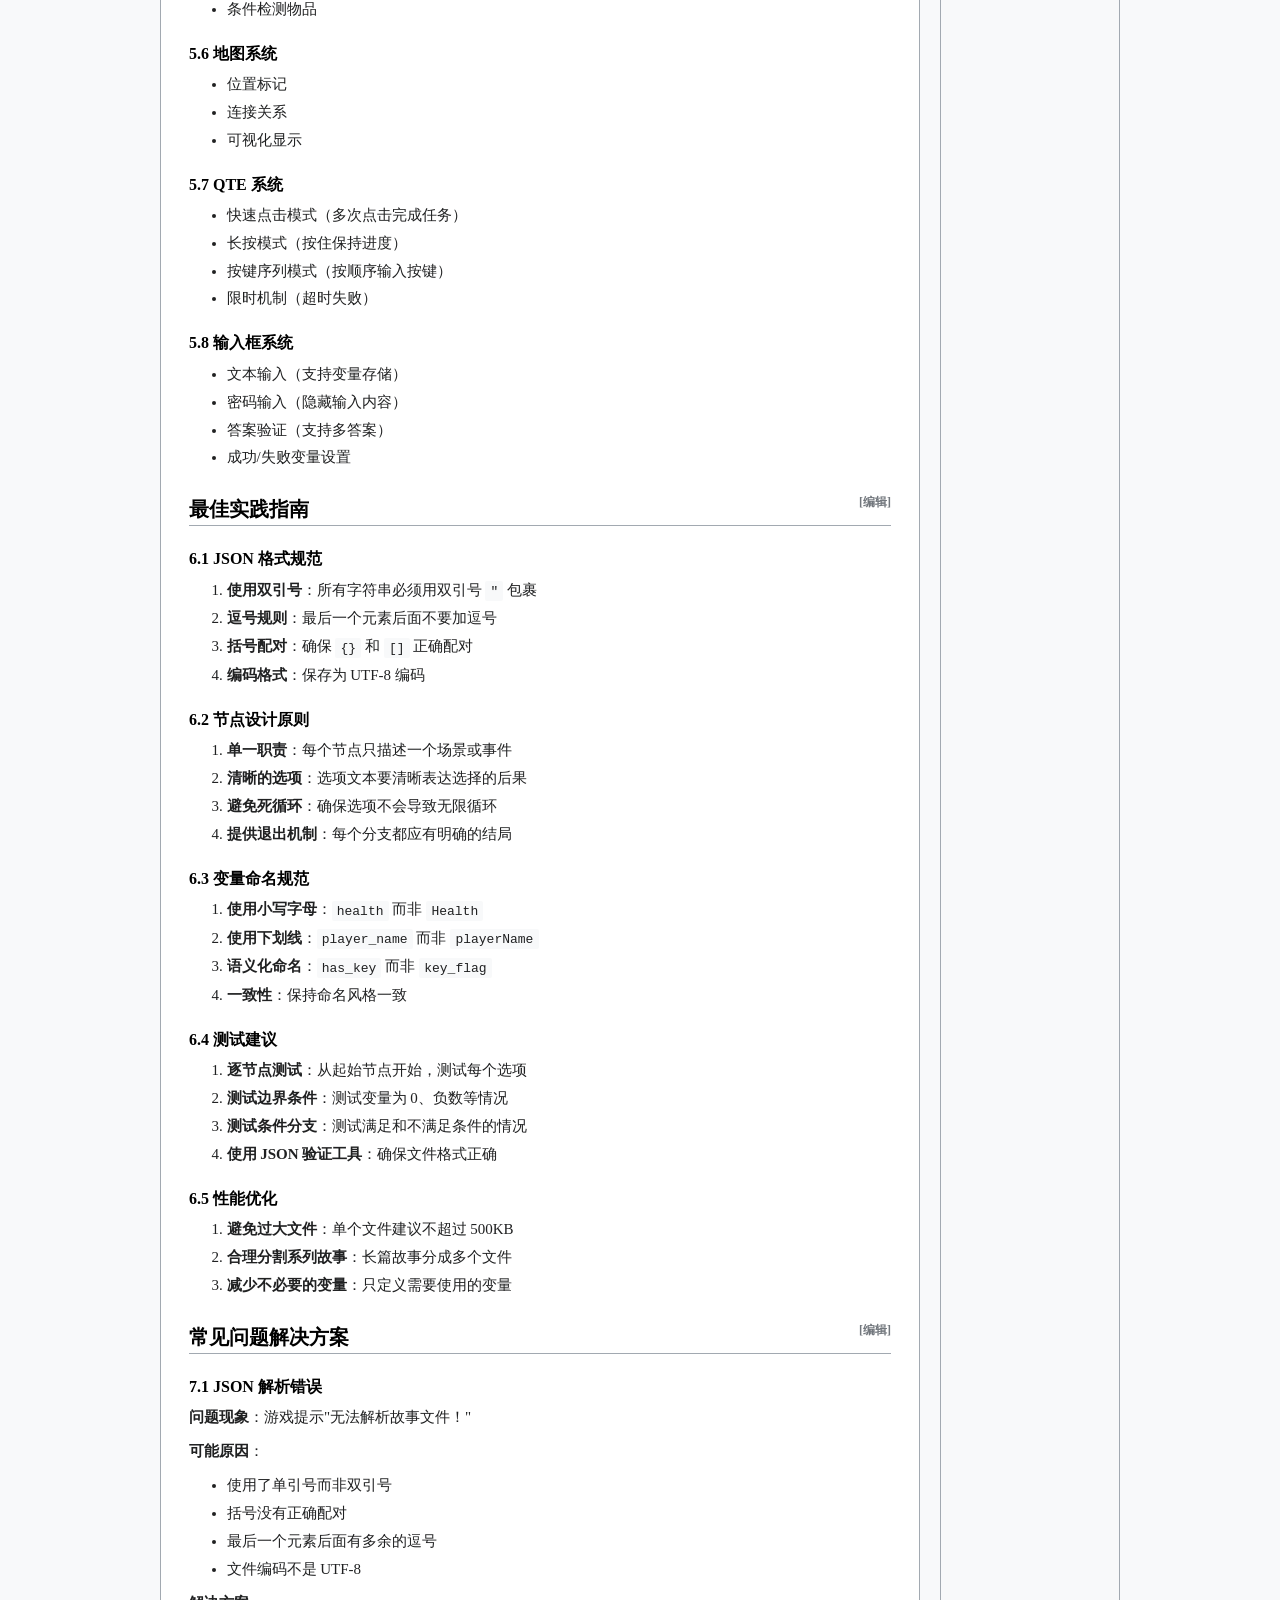
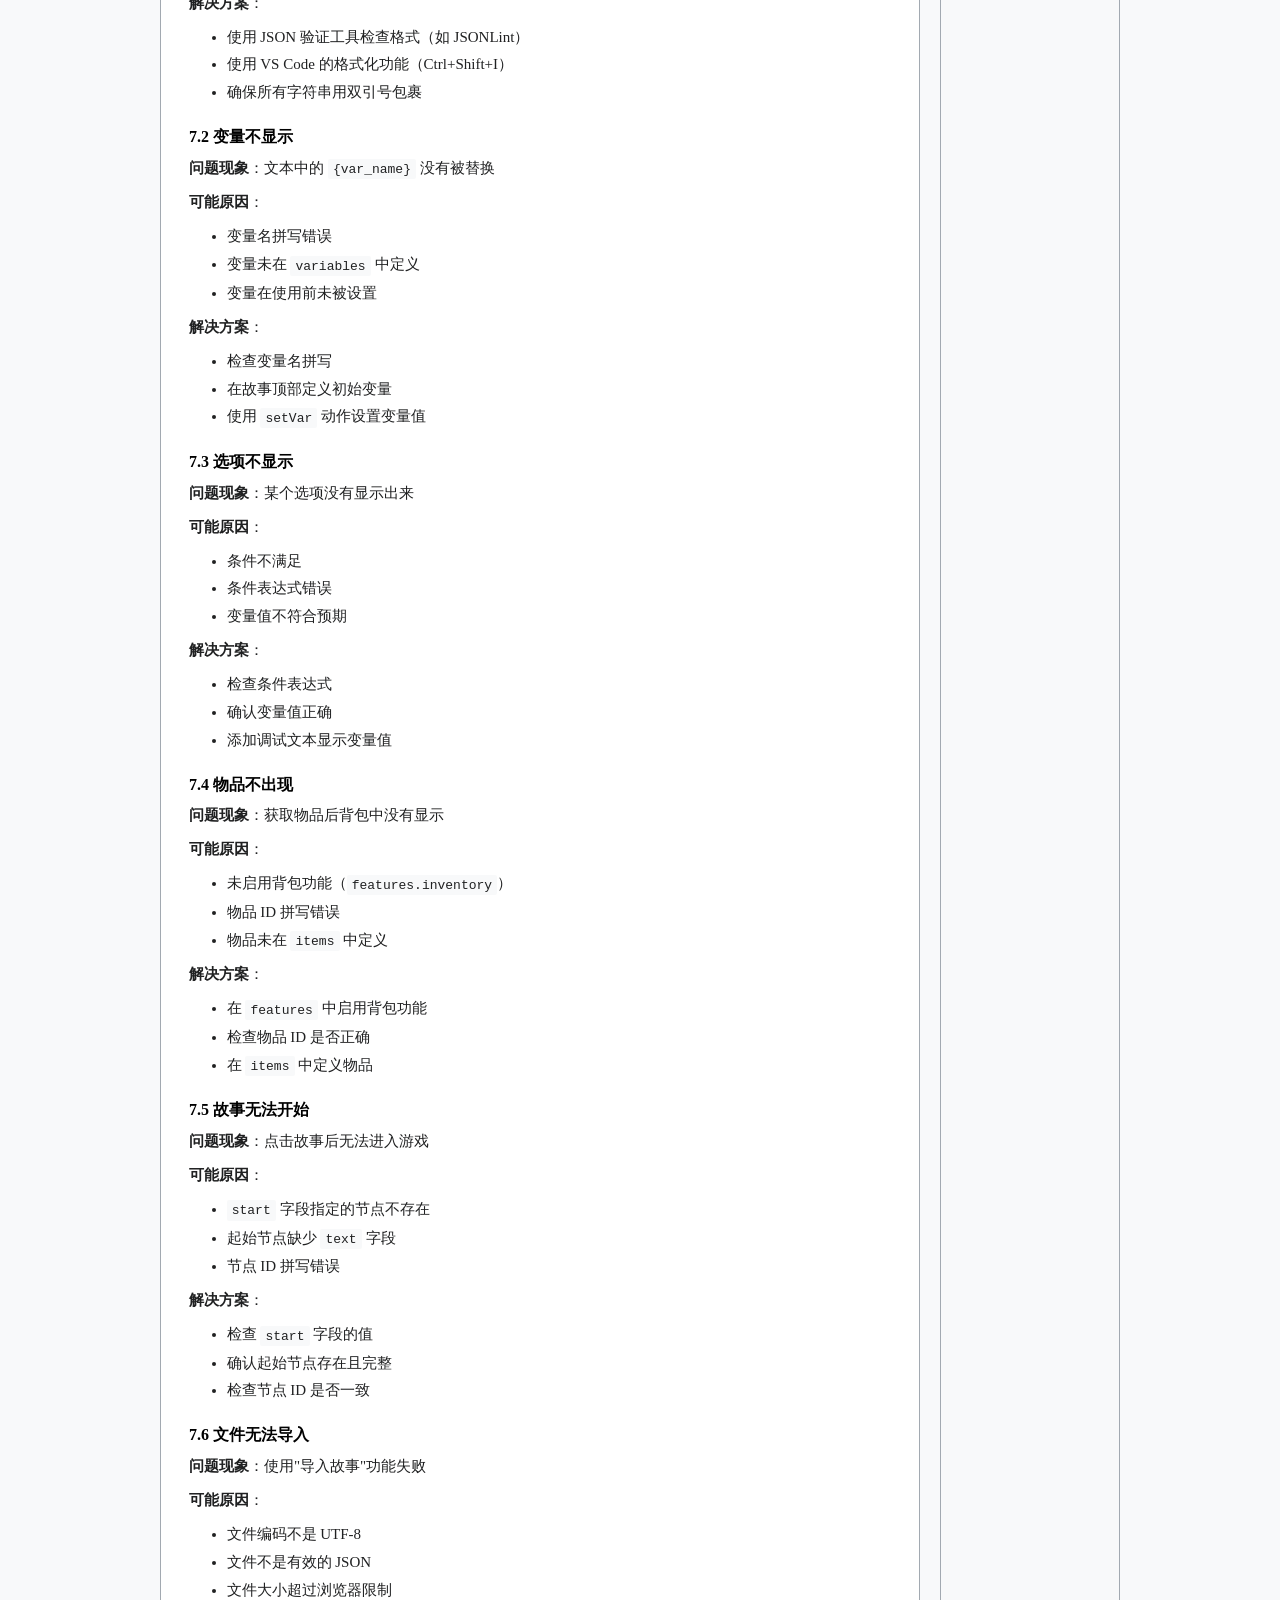
<file: WeWriteTheStory/assets/旧API.html>
<!DOCTYPE html>
<!-- saved from url=(0055)https://we-write-the-story.netlify.app/teaching/api/api -->
<html lang="zh-CN"><head><meta http-equiv="Content-Type" content="text/html; charset=UTF-8">
    
    <meta name="viewport" content="width=device-width, initial-scale=1.0">
    <title>WeWriteTheStory STORY 文件 API 教程 - 维基百科风格</title>
    <style>
      :root {
        --bg-color: #f8f9fa;
        --content-bg: #ffffff;
        --text-color: #202122;
        --link-color: #002bb8;
        --link-hover: #36c;
        --border-color: #a2a9b1;
        --header-bg: #eaecf0;
        --table-bg: #f8f9fa;
        --table-alt-bg: #ffffff;
        --code-bg: #f8f9fa;
        --sidebar-bg: #f8f9fa;
      }

      * {
        margin: 0;
        padding: 0;
        box-sizing: border-box;
      }

      body {
        font-family:
          "Times New Roman", "Noto Serif CJK SC", "Source Han Serif CN", serif;
        font-size: 15px;
        line-height: 1.6;
        color: var(--text-color);
        background-color: var(--bg-color);
      }

      #mw-page-base {
        position: absolute;
        top: 0;
        left: 0;
        width: 100%;
        height: 5px;
        background: linear-gradient(to right, #002bb8, #36c, #002bb8);
      }

      #mw-head {
        background: #fff;
        border-bottom: 1px solid #a2a9b1;
        padding: 8px 16px;
        display: flex;
        align-items: center;
        justify-content: space-between;
      }

      #mw-logo {
        font-size: 18px;
        font-weight: bold;
        color: #002bb8;
      }

      #mw-site-name {
        font-size: 16px;
        font-weight: bold;
        color: #333;
      }

      #content {
        max-width: 1000px;
        margin: 0 auto;
        display: flex;
        padding: 20px;
        gap: 20px;
      }

      #bodyContent {
        flex: 1;
        background: var(--content-bg);
        padding: 25px 28px;
        border: 1px solid var(--border-color);
        border-radius: 2px;
      }

      #mw-sidebar {
        width: 180px;
        background: var(--sidebar-bg);
        padding: 10px;
        border: 1px solid var(--border-color);
        border-radius: 2px;
        font-size: 13px;
      }

      .mw-body-content {
        font-size: 15px;
        line-height: 1.6;
      }

      h1 {
        font-size: 28px;
        font-weight: bold;
        margin-bottom: 10px;
        border-bottom: 1px solid #a2a9b1;
        padding-bottom: 5px;
        color: #000;
      }

      h2 {
        font-size: 20px;
        font-weight: bold;
        margin: 24px 0 8px 0;
        padding: 0;
        border-bottom: 1px solid #a2a9b1;
        color: #000;
      }

      h3 {
        font-size: 16px;
        font-weight: bold;
        margin: 20px 0 6px 0;
        color: #000;
      }

      h4 {
        font-size: 14px;
        font-weight: bold;
        margin: 16px 0 4px 0;
        color: #000;
      }

      p {
        margin-bottom: 10px;
        text-align: justify;
      }

      ul,
      ol {
        margin: 0 0 10px 2.5em;
        padding: 0;
      }

      li {
        margin-bottom: 0.25em;
      }

      a {
        color: var(--link-color);
        text-decoration: none;
      }

      a:hover {
        color: var(--link-hover);
        text-decoration: underline;
      }

      .toc {
        background: #f8f9fa;
        border: 1px solid #a2a9b1;
        padding: 10px 15px;
        margin-bottom: 20px;
        border-radius: 2px;
      }

      .toc h2 {
        font-size: 14px;
        font-weight: bold;
        margin: 0 0 8px 0;
        border: none;
        padding: 0;
      }

      .toc ul {
        margin: 0;
        padding: 0;
        list-style: none;
      }

      .toc li {
        margin: 2px 0;
      }

      .tocnumber {
        font-weight: bold;
        margin-right: 4px;
      }

      table {
        border-collapse: collapse;
        width: 100%;
        margin-bottom: 10px;
        background: var(--table-bg);
        border: 1px solid var(--border-color);
      }

      table.wikitable {
        font-size: 14px;
      }

      table.wikitable th {
        background: var(--header-bg);
        padding: 6px 8px;
        text-align: left;
        font-weight: bold;
        border: 1px solid var(--border-color);
      }

      table.wikitable td {
        padding: 6px 8px;
        border: 1px solid var(--border-color);
      }

      table.wikitable tr:nth-child(even) {
        background: var(--table-alt-bg);
      }

      table.wikitable tr:hover {
        background: #f0f4f8;
      }

      pre {
        background: var(--code-bg);
        border: 1px solid #c8ccd1;
        padding: 8px 12px;
        margin: 10px 0;
        overflow-x: auto;
        font-family: Consolas, "Courier New", monospace;
        font-size: 13px;
        border-radius: 2px;
      }

      code {
        font-family: Consolas, "Courier New", monospace;
        font-size: 13px;
        background: #f8f9fa;
        padding: 0.2em 0.4em;
        border-radius: 2px;
      }

      blockquote {
        margin: 10px 0;
        padding: 5px 15px;
        border-left: 3px solid #ccc;
        background: #f9f9f9;
        color: #555;
      }

      .mw-warning {
        background: #fff3cd;
        border-left: 3px solid #ffc107;
        padding: 10px 15px;
        margin: 15px 0;
        border-radius: 0 3px 3px 0;
      }

      .mw-note {
        background: #e7f5ff;
        border-left: 3px solid #007bff;
        padding: 10px 15px;
        margin: 15px 0;
        border-radius: 0 3px 3px 0;
      }

      .mw-success {
        background: #d4edda;
        border-left: 3px solid #28a745;
        padding: 10px 15px;
        margin: 15px 0;
        border-radius: 0 3px 3px 0;
      }

      .mw-todo {
        background: #fff3cd;
        border: 1px solid #ffeeba;
        padding: 8px;
        margin: 10px 0;
        border-radius: 2px;
      }

      .mw-todo input[type="checkbox"] {
        margin-right: 8px;
      }

      .reference {
        font-size: 12px;
        vertical-align: super;
      }

      .navbox {
        margin: 20px 0;
        padding: 5px;
        border: 1px solid #a2a9b1;
        background: #f8f9fa;
      }

      .navbox-title {
        font-weight: bold;
        text-align: center;
        padding: 5px;
        background: #eaecf0;
        border-bottom: 1px solid #a2a9b1;
      }

      .navbox-group {
        padding: 5px 10px;
      }

      .navbox-group-title {
        font-weight: bold;
        margin-bottom: 3px;
      }

      #footer {
        background: #f8f9fa;
        border-top: 1px solid #a2a9b1;
        padding: 15px;
        text-align: center;
        font-size: 12px;
        color: #555;
        margin-top: 20px;
      }

      .mw-editsection {
        font-size: 12px;
        float: right;
        margin-left: 10px;
        color: #72777d;
      }

      .mw-editsection a {
        color: #72777d;
      }

      .mw-editsection a:hover {
        color: #36c;
      }

      @media (max-width: 800px) {
        #content {
          flex-direction: column;
        }
        #mw-sidebar {
          width: 100%;
          order: 2;
        }
        #bodyContent {
          order: 1;
        }
      }
    </style>
  <style type="text/css">#_copy{align-items:center;background:#4494d5;border-radius:3px;color:#fff;cursor:pointer;display:flex;font-size:13px;height:30px;justify-content:center;position:absolute;width:60px;z-index:1000}#select-tooltip,#sfModal,.modal-backdrop,div[id^=reader-helper]{display:none!important}.modal-open{overflow:auto!important}._sf_adjust_body{padding-right:0!important}.enable_copy_btns_div{position:fixed;width:154px;left:10px;top:45%;background:#e7f1ff;border:2px solid #4595d5;font-weight:600;border-radius:2px;font-family:-apple-system,BlinkMacSystemFont,Segoe UI,PingFang SC,Hiragino Sans GB,Microsoft YaHei,Helvetica Neue,Helvetica,Arial,sans-serif,Apple Color Emoji,Segoe UI Emoji,Segoe UI Symbol;z-index:5000}.enable_copy_btns_logo{width:100%;background:#4595d5;text-align:center;font-size:12px;color:#e7f1ff;line-height:30px;height:30px}.enable_copy_btns_btn{display:block;width:128px;height:28px;background:#7f5711;border-radius:4px;color:#fff;font-size:12px;border:0;outline:0;margin:8px auto;font-weight:700;cursor:pointer;opacity:.9}.enable_copy_btns_btn:hover{opacity:.8}.enable_copy_btns_btn:active{opacity:1}</style></head>
  <body inmaintabuse="1">
    <div id="mw-page-base"></div>

    <div id="mw-head">
      <div id="mw-logo">W</div>
      <div id="mw-site-name">WeWriteTheStory STORY 文件 API 教程</div>
      <div id="mw-user-tools"></div>
    </div>

    <div id="content">
      <div id="bodyContent">
        <div class="mw-body-content">
          <h1>WeWriteTheStory STORY 文件 API 教程</h1>

          <div class="toc" id="toc">
            <h2>目录</h2>
            <ul>
              <li class="toclevel-1 tocsection-1">
                <span class="tocnumber">1</span>
                <a href="https://we-write-the-story.netlify.app/teaching/api/api#%E5%9F%BA%E6%9C%AC%E6%A6%82%E5%BF%B5"><span class="toctext">基本概念</span></a>
              </li>
              <li class="toclevel-1 tocsection-2">
                <span class="tocnumber">2</span>
                <a href="https://we-write-the-story.netlify.app/teaching/api/api#%E6%96%87%E4%BB%B6%E5%88%9B%E5%BB%BA%E6%B5%81%E7%A8%8B"><span class="toctext">文件创建流程</span></a>
              </li>
              <li class="toclevel-1 tocsection-3">
                <span class="tocnumber">3</span>
                <a href="https://we-write-the-story.netlify.app/teaching/api/api#%E6%96%87%E4%BB%B6%E5%91%BD%E5%90%8D%E8%A7%84%E8%8C%83"><span class="toctext">文件命名规范</span></a>
              </li>
              <li class="toclevel-1 tocsection-4">
                <span class="tocnumber">4</span>
                <a href="https://we-write-the-story.netlify.app/teaching/api/api#%E6%A0%B8%E5%BF%83%E8%AF%AD%E6%B3%95%E7%BB%93%E6%9E%84"><span class="toctext">核心语法结构</span></a>
              </li>
              <li class="toclevel-1 tocsection-5">
                <span class="tocnumber">5</span>
                <a href="https://we-write-the-story.netlify.app/teaching/api/api#%E5%8A%9F%E8%83%BD%E6%A8%A1%E5%9D%97%E8%AF%B4%E6%98%8E"><span class="toctext">功能模块说明</span></a>
              </li>
              <li class="toclevel-1 tocsection-6">
                <span class="tocnumber">6</span>
                <a href="https://we-write-the-story.netlify.app/teaching/api/api#%E6%9C%80%E4%BD%B3%E5%AE%9E%E8%B7%B5%E6%8C%87%E5%8D%97"><span class="toctext">最佳实践指南</span></a>
              </li>
              <li class="toclevel-1 tocsection-7">
                <span class="tocnumber">7</span>
                <a href="https://we-write-the-story.netlify.app/teaching/api/api#%E5%B8%B8%E8%A7%81%E9%97%AE%E9%A2%98%E8%A7%A3%E5%86%B3%E6%96%B9%E6%A1%88"><span class="toctext">常见问题解决方案</span></a>
              </li>
            </ul>
          </div>

          <div class="mw-note">
            <strong>提示：</strong>本教程详细介绍了如何创建和使用
            <code>.story</code> 文件，适合所有想要创作互动故事的开发者。
          </div>

          <h2 id="基本概念">
            <span class="mw-editsection"><a href="https://we-write-the-story.netlify.app/teaching/api/api#">[编辑]</a></span>基本概念
          </h2>

          <h3 id="什么是story文件">1.1 什么是 <code>.story</code> 文件？</h3>

          <p>
            <code>.story</code>
            文件是《我们写下的故事书》游戏使用的<strong>互动叙事文件格式</strong>，本质上是一个
            JSON
            格式的纯文本文件。它定义了故事的剧情节点、选项分支、变量系统、背包物品等所有游戏元素。
          </p>

          <h3 id="文件结构概述">1.2 文件结构概述</h3>

          <p>一个完整的 <code>.story</code> 文件包含以下核心部分：</p>

          <table class="wikitable">
            <tbody><tr>
              <th>部分</th>
              <th>说明</th>
              <th>必选</th>
            </tr>
            <tr>
              <td><code>title</code></td>
              <td>故事标题</td>
              <td>✅ 是</td>
            </tr>
            <tr>
              <td><code>description</code></td>
              <td>故事描述</td>
              <td>❌ 否</td>
            </tr>
            <tr>
              <td><code>version</code></td>
              <td>版本号</td>
              <td>❌ 否</td>
            </tr>
            <tr>
              <td><code>start</code></td>
              <td>起始节点 ID</td>
              <td>✅ 是</td>
            </tr>
            <tr>
              <td><code>nodes</code></td>
              <td>剧情节点集合</td>
              <td>✅ 是</td>
            </tr>
            <tr>
              <td><code>variables</code></td>
              <td>自定义变量定义</td>
              <td>❌ 否</td>
            </tr>
            <tr>
              <td><code>items</code></td>
              <td>物品定义</td>
              <td>❌ 否</td>
            </tr>
            <tr>
              <td><code>features</code></td>
              <td>功能特性开关</td>
              <td>❌ 否</td>
            </tr>
            <tr>
              <td><code>map</code></td>
              <td>地图数据</td>
              <td>❌ 否</td>
            </tr>
          </tbody></table>

          <h2 id="文件创建流程">
            <span class="mw-editsection"><a href="https://we-write-the-story.netlify.app/teaching/api/api#">[编辑]</a></span>文件创建流程
          </h2>

          <h3 id="方法一">2.1 方法一：使用文本编辑器创建（推荐）</h3>

          <p><strong>步骤 1：新建文本文件</strong></p>
          <ul>
            <li>右键点击空白处 → 新建 → 文本文档（.txt）</li>
            <li>或使用 VS Code、Notepad++ 等编辑器新建文件</li>
          </ul>

          <p><strong>步骤 2：编写内容</strong></p>
          <ul>
            <li>按照本教程的语法规范编写 JSON 内容</li>
            <li>确保所有字符串用双引号 <code>"</code> 包裹</li>
            <li>确保 JSON 格式正确（逗号、括号配对）</li>
          </ul>

          <p><strong>步骤 3：保存文件</strong></p>
          <ul>
            <li>选择「另存为」</li>
            <li>设置「编码」为 UTF-8</li>
            <li>将文件名改为 <code>xxx.story</code>（xxx 为你的故事名）</li>
          </ul>

          <p><strong>步骤 4：放入游戏目录</strong></p>
          <ul>
            <li>将文件复制到 <code>stories/</code> 目录下</li>
            <li>或通过游戏的「导入故事」功能导入</li>
          </ul>

          <h3 id="方法二">2.2 方法二：使用游戏内置编辑器</h3>
          <ul>
            <li>打开游戏 → 点击「故事编辑器」</li>
            <li>使用 Blockly 积木进行可视化创作</li>
            <li>点击「导出」保存为 <code>.story</code> 文件</li>
          </ul>

          <h3 id="方法三">2.3 方法三：使用 IDE 编写</h3>
          <p>推荐使用 VS Code，配合以下插件：</p>
          <ul>
            <li><strong>JSON</strong> 插件：提供语法高亮和格式化</li>
            <li><strong>Prettier</strong>：自动格式化 JSON</li>
          </ul>

          <h2 id="文件命名规范">
            <span class="mw-editsection"><a href="https://we-write-the-story.netlify.app/teaching/api/api#">[编辑]</a></span>文件命名规范
          </h2>

          <h3 id="命名规则">3.1 命名规则</h3>

          <table class="wikitable">
            <tbody><tr>
              <th>规则</th>
              <th>说明</th>
              <th>示例</th>
            </tr>
            <tr>
              <td>使用小写字母</td>
              <td>文件名全小写</td>
              <td><code>my_story.story</code></td>
            </tr>
            <tr>
              <td>使用下划线分隔</td>
              <td>不用空格或连字符</td>
              <td><code>dragon_quest.story</code></td>
            </tr>
            <tr>
              <td>不使用特殊字符</td>
              <td>只允许字母、数字、下划线</td>
              <td><code>horror_school_prologue.story</code></td>
            </tr>
            <tr>
              <td>文件名即为 ID</td>
              <td>加载后 ID 自动设为文件名（去掉 <code>.story</code>）</td>
              <td><code>example.story</code> → ID 为 <code>example</code></td>
            </tr>
          </tbody></table>

          <h3 id="系列故事命名">3.2 系列故事命名</h3>

          <p>对于系列故事，建议采用统一命名规范：</p>

          <pre># 校园惊魂系列
horror_school_prologue.story    # 序章
horror_school_chapter1.story    # 第一章
horror_school_chapter2.story    # 第二章
horror_school_chapter3.story    # 第三章
horror_school_chapter4.story    # 第四章

# 三体系列
three_body_part1.story          # 第一部
three_body_part2.story          # 第二部
three_body_part3.story          # 第三部</pre>

          <h2 id="核心语法结构">
            <span class="mw-editsection"><a href="https://we-write-the-story.netlify.app/teaching/api/api#">[编辑]</a></span>核心语法结构
          </h2>

          <h3 id="基本框架">4.1 基本框架</h3>

          <pre>{
  "title": "故事标题",
  "description": "故事描述",
  "version": "1.0",
  "start": "起始节点ID",
  "nodes": {
    "起始节点ID": {
      "text": "剧情文本内容",
      "choices": [{ "text": "选项文本", "next": "下一节点ID" }]
    }
  }
}</pre>

          <h3 id="节点">4.2 节点（Node）</h3>

          <p>节点是故事的基本单位，每个节点包含一段剧情文本和若干选项。</p>

          <h4 id="基本节点结构">4.2.1 基本节点结构</h4>

          <pre>"node_id": {
    "text": "这里是剧情文本，会逐字显示给玩家",
    "choices": [
        {
            "text": "选项1的文本",
            "next": "下一个节点的ID"
        },
        {
            "text": "选项2的文本",
            "next": "another_node"
        }
    ]
}</pre>

          <h4 id="结束节点">4.2.2 结束节点</h4>

          <p>结束节点需要设置 <code>isEnd: true</code>，并指定结束类型：</p>

          <pre>"ending_node": {
    "text": "故事结束文本",
    "isEnd": true,
    "endType": "victory"
}</pre>

          <p><strong>结束类型（endType）：</strong></p>

          <table class="wikitable">
            <tbody><tr>
              <th>类型</th>
              <th>说明</th>
              <th>对应屏幕</th>
            </tr>
            <tr>
              <td><code>victory</code></td>
              <td>胜利结局</td>
              <td>胜利屏幕</td>
            </tr>
            <tr>
              <td><code>good</code></td>
              <td>好结局</td>
              <td>胜利屏幕</td>
            </tr>
            <tr>
              <td><code>bad</code></td>
              <td>坏结局</td>
              <td>胜利屏幕（显示特殊提示）</td>
            </tr>
            <tr>
              <td><code>true</code></td>
              <td>真结局</td>
              <td>胜利屏幕（显示特殊提示）</td>
            </tr>
            <tr>
              <td><code>death</code></td>
              <td>死亡结局</td>
              <td>死亡屏幕</td>
            </tr>
            <tr>
              <td><code>neutral</code></td>
              <td>中立结局</td>
              <td>胜利屏幕</td>
            </tr>
          </tbody></table>

          <h3 id="变量系统">4.3 变量系统（Variables）</h3>

          <h4 id="定义变量">4.3.1 定义变量</h4>

          <p>在故事顶部定义初始变量：</p>

          <pre>{
    "title": "示例故事",
    "variables": {
        "health": 100,
        "gold": 0,
        "has_key": false,
        "player_name": "冒险者"
    },
    "start": "start",
    "nodes": { ... }
}</pre>

          <h4 id="使用变量">4.3.2 文本中使用变量</h4>

          <p>使用 <code>{变量名}</code> 语法在文本中引用变量：</p>

          <pre>"status_node": {
    "text": "你好，{player_name}！\n生命值：{health}\n金币：{gold}"
}</pre>

          <h4 id="变量操作">4.3.3 变量操作</h4>

          <p>通过 <code>actions</code> 修改变量：</p>

          <pre>"get_gold": {
    "text": "你找到了50枚金币！",
    "actions": [
        { "type": "setVar", "name": "gold", "value": 50 },
        { "type": "addVar", "name": "gold", "value": 50 },
        { "type": "subVar", "name": "health", "value": 10 },
        { "type": "toggleVar", "name": "has_key" }
    ],
    "choices": [
        { "text": "继续前进", "next": "next_node" }
    ]
}</pre>

          <table class="wikitable">
            <tbody><tr>
              <th>类型</th>
              <th>说明</th>
              <th>示例</th>
            </tr>
            <tr>
              <td><code>setVar</code></td>
              <td>设置变量值</td>
              <td>
                <code>{"type": "setVar", "name": "gold", "value": 100}</code>
              </td>
            </tr>
            <tr>
              <td><code>addVar</code></td>
              <td>变量增加数值</td>
              <td>
                <code>{"type": "addVar", "name": "health", "value": -20}</code>
              </td>
            </tr>
            <tr>
              <td><code>subVar</code></td>
              <td>变量减少数值</td>
              <td>
                <code>{"type": "subVar", "name": "gold", "value": 30}</code>
              </td>
            </tr>
            <tr>
              <td><code>toggleVar</code></td>
              <td>切换布尔值</td>
              <td><code>{"type": "toggleVar", "name": "has_key"}</code></td>
            </tr>
          </tbody></table>

          <h3 id="条件检测">4.4 条件检测（Condition）</h3>

          <h4 id="基础条件">4.4.1 基础条件</h4>

          <pre>"choices": [
    {
        "text": "使用钥匙开门",
        "next": "door_open",
        "condition": {
            "hasItem": "gold_key",
            "notHasItem": "broken_key",
            "flag": "has_visited_temple"
        }
    }
]</pre>

          <table class="wikitable">
            <tbody><tr>
              <th>条件</th>
              <th>说明</th>
            </tr>
            <tr>
              <td><code>hasItem</code></td>
              <td>玩家拥有指定物品时显示</td>
            </tr>
            <tr>
              <td><code>notHasItem</code></td>
              <td>玩家不拥有指定物品时显示</td>
            </tr>
            <tr>
              <td><code>flag</code></td>
              <td>游戏状态标记为真时显示</td>
            </tr>
          </tbody></table>

          <h4 id="变量条件">4.4.2 变量条件</h4>

          <pre>"choices": [
    {
        "text": "挑战BOSS",
        "next": "boss_fight",
        "condition": {
            "var": "health",
            "gte": 50
        }
    }
]</pre>

          <table class="wikitable">
            <tbody><tr>
              <th>操作符</th>
              <th>说明</th>
              <th>示例</th>
            </tr>
            <tr>
              <td><code>eq</code></td>
              <td>等于</td>
              <td><code>"eq": 100</code></td>
            </tr>
            <tr>
              <td><code>ne</code></td>
              <td>不等于</td>
              <td><code>"ne": 0</code></td>
            </tr>
            <tr>
              <td><code>gt</code></td>
              <td>大于</td>
              <td><code>"gt": 50</code></td>
            </tr>
            <tr>
              <td><code>lt</code></td>
              <td>小于</td>
              <td><code>"lt": 100</code></td>
            </tr>
            <tr>
              <td><code>gte</code></td>
              <td>大于等于</td>
              <td><code>"gte": 10</code></td>
            </tr>
            <tr>
              <td><code>lte</code></td>
              <td>小于等于</td>
              <td><code>"lte": 99</code></td>
            </tr>
            <tr>
              <td><code>not</code></td>
              <td>非（检查布尔值）</td>
              <td><code>"not": false</code></td>
            </tr>
          </tbody></table>

          <h4 id="组合条件">4.4.3 组合条件</h4>

          <p>使用 <code>and</code> 和 <code>or</code> 组合多个条件：</p>

          <pre>"choices": [
    {
        "text": "打开宝箱",
        "next": "treasure_room",
        "condition": {
            "and": [
                { "hasItem": "gold_key" },
                { "var": "health", "gte": 30 }
            ]
        }
    },
    {
        "text": "逃跑",
        "next": "escape",
        "condition": {
            "or": [
                { "var": "health", "lt": 20 },
                { "notHasItem": "weapon" }
            ]
        }
    }
]</pre>

          <h3 id="动作系统">4.5 动作系统（Actions）</h3>

          <p>动作可以在进入节点或选择选项时执行。</p>

          <h4 id="节点动作">4.5.1 节点动作</h4>

          <pre>"enter_room": {
    "text": "你进入了房间，发现了一把钥匙。",
    "actions": [
        { "type": "addItem", "itemId": "gold_key" },
        { "type": "setFlag", "flag": { "has_visited_room": true } },
        { "type": "setVar", "name": "health", "value": 80 }
    ],
    "choices": [ ... ]
}</pre>

          <h4 id="选项动作">4.5.2 选项动作</h4>

          <pre>"choices": [
    {
        "text": "喝下药水",
        "next": "healed",
        "actions": [
            { "type": "removeItem", "itemId": "health_potion" },
            { "type": "addVar", "name": "health", "value": 30 }
        ]
    }
]</pre>

          <table class="wikitable">
            <tbody><tr>
              <th>类型</th>
              <th>说明</th>
              <th>参数</th>
            </tr>
            <tr>
              <td><code>addItem</code></td>
              <td>添加物品到背包</td>
              <td><code>itemId</code>: 物品ID</td>
            </tr>
            <tr>
              <td><code>removeItem</code></td>
              <td>从背包移除物品</td>
              <td><code>itemId</code>: 物品ID</td>
            </tr>
            <tr>
              <td><code>setFlag</code></td>
              <td>设置游戏状态标记</td>
              <td><code>flag</code>: 对象 <code>{key: value}</code></td>
            </tr>
            <tr>
              <td><code>setVar</code></td>
              <td>设置变量值</td>
              <td><code>name</code>, <code>value</code></td>
            </tr>
            <tr>
              <td><code>addVar</code></td>
              <td>变量增加</td>
              <td><code>name</code>, <code>value</code></td>
            </tr>
            <tr>
              <td><code>subVar</code></td>
              <td>变量减少</td>
              <td><code>name</code>, <code>value</code></td>
            </tr>
            <tr>
              <td><code>toggleVar</code></td>
              <td>切换布尔变量</td>
              <td><code>name</code></td>
            </tr>
          </tbody></table>

          <h3 id="背包系统">4.6 背包系统（Inventory）</h3>

          <h4 id="启用背包">4.6.1 启用背包功能</h4>

          <pre>{
    "title": "带背包的故事",
    "features": {
        "inventory": true
    },
    "items": [
        { "id": "gold_key", "name": "金钥匙", "icon": "🔑" },
        { "id": "health_potion", "name": "生命药水", "icon": "🧪" },
        { "id": "magic_sword", "name": "魔法剑", "icon": "⚔️" }
    ],
    "start": "start",
    "nodes": { ... }
}</pre>

          <h4 id="物品定义">4.6.2 物品定义</h4>

          <table class="wikitable">
            <tbody><tr>
              <th>字段</th>
              <th>说明</th>
              <th>必选</th>
            </tr>
            <tr>
              <td><code>id</code></td>
              <td>物品唯一标识</td>
              <td>✅ 是</td>
            </tr>
            <tr>
              <td><code>name</code></td>
              <td>物品显示名称</td>
              <td>✅ 是</td>
            </tr>
            <tr>
              <td><code>icon</code></td>
              <td>物品图标（emoji）</td>
              <td>❌ 否</td>
            </tr>
          </tbody></table>

          <h4 id="自动变量跟踪">4.6.3 自动变量跟踪</h4>

          <p>获取或移除物品时，系统会自动设置变量：</p>
          <ul>
            <li>
              获取物品 <code>gold_key</code> → 变量
              <code>has_gold_key</code> 设为 <code>true</code>
            </li>
            <li>
              移除物品 <code>gold_key</code> → 变量
              <code>has_gold_key</code> 设为 <code>false</code>
            </li>
          </ul>

          <p>可以通过条件检测这些变量：</p>

          <pre>"condition": {
    "var": "has_gold_key",
    "eq": true
}</pre>

          <h3 id="地图系统">4.7 地图系统（Map）</h3>

          <h4 id="启用地图">4.7.1 启用地图功能</h4>

          <pre>{
    "title": "带地图的故事",
    "features": {
        "map": true
    },
    "map": {
        "startingLocation": "village",
        "locations": {
            "village": {
                "name": "村庄",
                "description": "你出生的地方"
            },
            "forest": {
                "name": "森林",
                "description": "神秘的森林"
            },
            "cave": {
                "name": "洞穴",
                "description": "黑暗的洞穴"
            }
        },
        "connections": {
            "village": ["forest"],
            "forest": ["village", "cave"],
            "cave": ["forest"]
        }
    },
    "start": "start",
    "nodes": { ... }
}</pre>

          <h4 id="设置位置">4.7.2 设置当前位置</h4>

          <p>在节点中设置 <code>location</code> 字段：</p>

          <pre>"enter_forest": {
    "text": "你进入了森林。",
    "location": "forest",
    "choices": [ ... ]
}</pre>

          <h3 id="QTE系统">4.8 QTE 系统（Quick Time Event）</h3>

          <p>QTE 是限时互动事件，支持三种类型：快速点击、长按、按键序列。</p>

          <h4 id="快速点击QTE">4.8.1 快速点击 QTE</h4>

          <pre>"digging_qte": {
    "text": "墓穴的泥土异常坚硬，你必须快速挥动铁锹才能打开棺木！",
    "qte": {
        "type": "click",
        "title": "快速挖掘",
        "description": "在时间耗尽前完成挖掘！",
        "buttonText": "挥动铁锹",
        "requiredClicks": 15,
        "timeLimit": 5000,
        "success": "dig_success",
        "fail": "dig_fail"
    }
}</pre>

          <h4 id="长按QTE">4.8.2 长按 QTE</h4>

          <pre>"hold_breath_qte": {
    "text": "尸毒正在蔓延，你必须屏住呼吸才能撑过去！",
    "qte": {
        "type": "hold",
        "title": "屏住呼吸",
        "description": "按住按钮保持呼吸，松手会导致失败！",
        "buttonText": "屏住！",
        "holdDuration": 3000,
        "timeLimit": 5000,
        "success": "breath_success",
        "fail": "breath_fail"
    }
}</pre>

          <h4 id="按键序列QTE">4.8.3 按键序列 QTE</h4>

          <pre>"escape_qte": {
    "text": "僵尸抓住了你！按顺序按下按键挣脱！",
    "qte": {
        "type": "sequence",
        "title": "紧急逃脱",
        "description": "按顺序按下显示的按键！",
        "sequence": ["A", "S", "D", "F"],
        "timeLimit": 4000,
        "success": "escape_success",
        "fail": "escape_fail"
    }
}</pre>

          <h4 id="QTE参数">4.8.4 QTE 参数说明</h4>

          <table class="wikitable">
            <tbody><tr>
              <th>参数</th>
              <th>类型</th>
              <th>说明</th>
              <th>默认值</th>
            </tr>
            <tr>
              <td><code>type</code></td>
              <td>string</td>
              <td>
                QTE 类型：<code>click</code>/<code>hold</code>/<code>sequence</code>
              </td>
              <td>必填</td>
            </tr>
            <tr>
              <td><code>title</code></td>
              <td>string</td>
              <td>QTE 标题</td>
              <td>"QTE"</td>
            </tr>
            <tr>
              <td><code>description</code></td>
              <td>string</td>
              <td>QTE 描述文本</td>
              <td>""</td>
            </tr>
            <tr>
              <td><code>buttonText</code></td>
              <td>string</td>
              <td>按钮显示文本</td>
              <td>"点击！" / "长按！"</td>
            </tr>
            <tr>
              <td><code>requiredClicks</code></td>
              <td>number</td>
              <td>快速点击需要的次数</td>
              <td>10</td>
            </tr>
            <tr>
              <td><code>timeLimit</code></td>
              <td>number</td>
              <td>时间限制（毫秒）</td>
              <td>5000</td>
            </tr>
            <tr>
              <td><code>holdDuration</code></td>
              <td>number</td>
              <td>长按需要的持续时间（毫秒）</td>
              <td>3000</td>
            </tr>
            <tr>
              <td><code>sequence</code></td>
              <td>array</td>
              <td>按键序列数组</td>
              <td>["A", "B", "X", "Y"]</td>
            </tr>
            <tr>
              <td><code>success</code></td>
              <td>string</td>
              <td>成功后跳转到的节点 ID</td>
              <td>必填</td>
            </tr>
            <tr>
              <td><code>fail</code></td>
              <td>string</td>
              <td>失败后跳转到的节点 ID</td>
              <td>必填</td>
            </tr>
          </tbody></table>

          <h3 id="输入框系统">4.9 输入框系统（Input）</h3>

          <p>输入框系统允许玩家输入文本，支持密码验证和变量存储。</p>

          <h4 id="密码输入验证">4.9.1 密码输入验证</h4>

          <pre>"password_check": {
    "text": "你发现了一个密码锁，上面刻着'生死之间'四个字...",
    "input": {
        "label": "输入密码：",
        "type": "password",
        "placeholder": "请输入密码",
        "maxLength": 20,
        "correctAnswer": "黄泉路",
        "success": "password_correct",
        "fail": "password_wrong",
        "successVar": "password_unlocked",
        "failVar": "password_failed"
    }
}</pre>

          <h4 id="普通文本输入">4.9.2 普通文本输入</h4>

          <pre>"name_input": {
    "text": "请输入你的名字：",
    "input": {
        "label": "姓名：",
        "type": "text",
        "placeholder": "输入你的名字",
        "maxLength": 10,
        "storeVar": "player_name",
        "next": "name_confirmed"
    }
}</pre>

          <h4 id="多答案验证">4.9.3 多答案验证</h4>

          <pre>"riddle_input": {
    "text": "道士问：'什么东西早晨四条腿，中午两条腿，晚上三条腿？'",
    "input": {
        "label": "你的答案：",
        "type": "text",
        "correctAnswer": ["人", "人类", "man"],
        "success": "riddle_solved",
        "fail": "riddle_failed"
    }
}</pre>

          <h4 id="输入框参数">4.9.4 输入框参数说明</h4>

          <table class="wikitable">
            <tbody><tr>
              <th>参数</th>
              <th>类型</th>
              <th>说明</th>
              <th>默认值</th>
            </tr>
            <tr>
              <td><code>label</code></td>
              <td>string</td>
              <td>输入框标签文本</td>
              <td>"输入:"</td>
            </tr>
            <tr>
              <td><code>type</code></td>
              <td>string</td>
              <td>输入类型：<code>text</code>/<code>password</code></td>
              <td>"text"</td>
            </tr>
            <tr>
              <td><code>placeholder</code></td>
              <td>string</td>
              <td>占位提示文本</td>
              <td>""</td>
            </tr>
            <tr>
              <td><code>maxLength</code></td>
              <td>number</td>
              <td>最大输入长度</td>
              <td>50</td>
            </tr>
            <tr>
              <td><code>correctAnswer</code></td>
              <td>string/array</td>
              <td>正确答案（支持数组多答案）</td>
              <td>无</td>
            </tr>
            <tr>
              <td><code>success</code></td>
              <td>string</td>
              <td>验证成功后跳转节点</td>
              <td>必填（有 correctAnswer 时）</td>
            </tr>
            <tr>
              <td><code>fail</code></td>
              <td>string</td>
              <td>验证失败后跳转节点</td>
              <td>必填（有 correctAnswer 时）</td>
            </tr>
            <tr>
              <td><code>successVar</code></td>
              <td>string</td>
              <td>成功时设置为 true 的变量名</td>
              <td>无</td>
            </tr>
            <tr>
              <td><code>failVar</code></td>
              <td>string</td>
              <td>失败时设置为 true 的变量名</td>
              <td>无</td>
            </tr>
            <tr>
              <td><code>storeVar</code></td>
              <td>string</td>
              <td>存储输入值的变量名</td>
              <td>无</td>
            </tr>
            <tr>
              <td><code>next</code></td>
              <td>string</td>
              <td>提交后跳转节点（无 correctAnswer 时）</td>
              <td>必填</td>
            </tr>
          </tbody></table>

          <h2 id="功能模块说明">
            <span class="mw-editsection"><a href="https://we-write-the-story.netlify.app/teaching/api/api#">[编辑]</a></span>功能模块说明
          </h2>

          <h3 id="文本显示">5.1 文本显示</h3>
          <ul>
            <li>支持换行符 <code>\n</code></li>
            <li>支持变量替换 <code>{var_name}</code></li>
            <li>自动逐字打字效果</li>
          </ul>

          <h3 id="选项系统">5.2 选项系统</h3>
          <ul>
            <li>支持条件显示（满足条件才显示选项）</li>
            <li>支持选项动作（选择后执行动作）</li>
            <li>支持变量替换（选项文本中的 <code>{var_name}</code>）</li>
          </ul>

          <h3 id="变量系统2">5.3 变量系统</h3>
          <ul>
            <li>支持字符串、数字、布尔值</li>
            <li>支持算术运算（addVar、subVar）</li>
            <li>支持文本中动态替换</li>
          </ul>

          <h3 id="条件系统">5.4 条件系统</h3>
          <ul>
            <li>支持物品检测</li>
            <li>支持变量比较</li>
            <li>支持逻辑组合（and/or）</li>
          </ul>

          <h3 id="背包系统2">5.5 背包系统</h3>
          <ul>
            <li>物品获取/移除</li>
            <li>物品状态跟踪（自动变量）</li>
            <li>条件检测物品</li>
          </ul>

          <h3 id="地图系统2">5.6 地图系统</h3>
          <ul>
            <li>位置标记</li>
            <li>连接关系</li>
            <li>可视化显示</li>
          </ul>

          <h3 id="QTE系统2">5.7 QTE 系统</h3>
          <ul>
            <li>快速点击模式（多次点击完成任务）</li>
            <li>长按模式（按住保持进度）</li>
            <li>按键序列模式（按顺序输入按键）</li>
            <li>限时机制（超时失败）</li>
          </ul>

          <h3 id="输入框系统2">5.8 输入框系统</h3>
          <ul>
            <li>文本输入（支持变量存储）</li>
            <li>密码输入（隐藏输入内容）</li>
            <li>答案验证（支持多答案）</li>
            <li>成功/失败变量设置</li>
          </ul>

          <h2 id="最佳实践指南">
            <span class="mw-editsection"><a href="https://we-write-the-story.netlify.app/teaching/api/api#">[编辑]</a></span>最佳实践指南
          </h2>

          <h3 id="JSON规范">6.1 JSON 格式规范</h3>
          <ol>
            <li>
              <strong>使用双引号</strong>：所有字符串必须用双引号
              <code>"</code> 包裹
            </li>
            <li><strong>逗号规则</strong>：最后一个元素后面不要加逗号</li>
            <li>
              <strong>括号配对</strong>：确保 <code>{}</code> 和
              <code>[]</code> 正确配对
            </li>
            <li><strong>编码格式</strong>：保存为 UTF-8 编码</li>
          </ol>

          <h3 id="节点设计">6.2 节点设计原则</h3>
          <ol>
            <li><strong>单一职责</strong>：每个节点只描述一个场景或事件</li>
            <li><strong>清晰的选项</strong>：选项文本要清晰表达选择的后果</li>
            <li><strong>避免死循环</strong>：确保选项不会导致无限循环</li>
            <li><strong>提供退出机制</strong>：每个分支都应有明确的结局</li>
          </ol>

          <h3 id="变量命名">6.3 变量命名规范</h3>
          <ol>
            <li>
              <strong>使用小写字母</strong>：<code>health</code> 而非
              <code>Health</code>
            </li>
            <li>
              <strong>使用下划线</strong>：<code>player_name</code> 而非
              <code>playerName</code>
            </li>
            <li>
              <strong>语义化命名</strong>：<code>has_key</code> 而非
              <code>key_flag</code>
            </li>
            <li><strong>一致性</strong>：保持命名风格一致</li>
          </ol>

          <h3 id="测试建议">6.4 测试建议</h3>
          <ol>
            <li><strong>逐节点测试</strong>：从起始节点开始，测试每个选项</li>
            <li><strong>测试边界条件</strong>：测试变量为 0、负数等情况</li>
            <li><strong>测试条件分支</strong>：测试满足和不满足条件的情况</li>
            <li><strong>使用 JSON 验证工具</strong>：确保文件格式正确</li>
          </ol>

          <h3 id="性能优化">6.5 性能优化</h3>
          <ol>
            <li><strong>避免过大文件</strong>：单个文件建议不超过 500KB</li>
            <li><strong>合理分割系列故事</strong>：长篇故事分成多个文件</li>
            <li><strong>减少不必要的变量</strong>：只定义需要使用的变量</li>
          </ol>

          <h2 id="常见问题解决方案">
            <span class="mw-editsection"><a href="https://we-write-the-story.netlify.app/teaching/api/api#">[编辑]</a></span>常见问题解决方案
          </h2>

          <h3 id="JSON错误">7.1 JSON 解析错误</h3>

          <p><strong>问题现象</strong>：游戏提示"无法解析故事文件！"</p>

          <p><strong>可能原因</strong>：</p>
          <ul>
            <li>使用了单引号而非双引号</li>
            <li>括号没有正确配对</li>
            <li>最后一个元素后面有多余的逗号</li>
            <li>文件编码不是 UTF-8</li>
          </ul>

          <p><strong>解决方案</strong>：</p>
          <ul>
            <li>使用 JSON 验证工具检查格式（如 JSONLint）</li>
            <li>使用 VS Code 的格式化功能（Ctrl+Shift+I）</li>
            <li>确保所有字符串用双引号包裹</li>
          </ul>

          <h3 id="变量不显示">7.2 变量不显示</h3>

          <p>
            <strong>问题现象</strong>：文本中的
            <code>{var_name}</code> 没有被替换
          </p>

          <p><strong>可能原因</strong>：</p>
          <ul>
            <li>变量名拼写错误</li>
            <li>变量未在 <code>variables</code> 中定义</li>
            <li>变量在使用前未被设置</li>
          </ul>

          <p><strong>解决方案</strong>：</p>
          <ul>
            <li>检查变量名拼写</li>
            <li>在故事顶部定义初始变量</li>
            <li>使用 <code>setVar</code> 动作设置变量值</li>
          </ul>

          <h3 id="选项不显示">7.3 选项不显示</h3>

          <p><strong>问题现象</strong>：某个选项没有显示出来</p>

          <p><strong>可能原因</strong>：</p>
          <ul>
            <li>条件不满足</li>
            <li>条件表达式错误</li>
            <li>变量值不符合预期</li>
          </ul>

          <p><strong>解决方案</strong>：</p>
          <ul>
            <li>检查条件表达式</li>
            <li>确认变量值正确</li>
            <li>添加调试文本显示变量值</li>
          </ul>

          <h3 id="物品不出现">7.4 物品不出现</h3>

          <p><strong>问题现象</strong>：获取物品后背包中没有显示</p>

          <p><strong>可能原因</strong>：</p>
          <ul>
            <li>未启用背包功能（<code>features.inventory</code>）</li>
            <li>物品 ID 拼写错误</li>
            <li>物品未在 <code>items</code> 中定义</li>
          </ul>

          <p><strong>解决方案</strong>：</p>
          <ul>
            <li>在 <code>features</code> 中启用背包功能</li>
            <li>检查物品 ID 是否正确</li>
            <li>在 <code>items</code> 中定义物品</li>
          </ul>

          <h3 id="故事无法开始">7.5 故事无法开始</h3>

          <p><strong>问题现象</strong>：点击故事后无法进入游戏</p>

          <p><strong>可能原因</strong>：</p>
          <ul>
            <li><code>start</code> 字段指定的节点不存在</li>
            <li>起始节点缺少 <code>text</code> 字段</li>
            <li>节点 ID 拼写错误</li>
          </ul>

          <p><strong>解决方案</strong>：</p>
          <ul>
            <li>检查 <code>start</code> 字段的值</li>
            <li>确认起始节点存在且完整</li>
            <li>检查节点 ID 是否一致</li>
          </ul>

          <h3 id="文件无法导入">7.6 文件无法导入</h3>

          <p><strong>问题现象</strong>：使用"导入故事"功能失败</p>

          <p><strong>可能原因</strong>：</p>
          <ul>
            <li>文件编码不是 UTF-8</li>
            <li>文件不是有效的 JSON</li>
            <li>文件大小超过浏览器限制</li>
          </ul>

          <p><strong>解决方案</strong>：</p>
          <ul>
            <li>使用 UTF-8 编码保存</li>
            <li>验证 JSON 格式</li>
            <li>分割大型文件</li>
          </ul>

          <h2 id="附录">
            <span class="mw-editsection"><a href="https://we-write-the-story.netlify.app/teaching/api/api#">[编辑]</a></span>附录：完整示例
          </h2>

          <p>以下是一个简单但完整的 <code>.story</code> 文件示例：</p>

          <pre>{
  "title": "新手教程",
  "description": "一个简单的教学故事",
  "version": "1.0",
  "variables": {
    "score": 0,
    "has_treasure": false
  },
  "features": {
    "inventory": true
  },
  "items": [
    { "id": "map", "name": "地图", "icon": "🗺️" },
    { "id": "key", "name": "钥匙", "icon": "🔑" }
  ],
  "start": "beginning",
  "nodes": {
    "beginning": {
      "text": "欢迎来到新手教程！\n你的得分：{score}",
      "choices": [
        {
          "text": "开始冒险",
          "next": "get_map",
          "actions": [{ "type": "setVar", "name": "score", "value": 10 }]
        }
      ]
    },
    "get_map": {
      "text": "你发现了一张地图！",
      "actions": [{ "type": "addItem", "itemId": "map" }],
      "choices": [{ "text": "继续前进", "next": "crossroad" }]
    },
    "crossroad": {
      "text": "你来到了一个岔路口。",
      "choices": [
        {
          "text": "走左边（需要钥匙）",
          "next": "treasure_room",
          "condition": {
            "hasItem": "key"
          }
        },
        {
          "text": "走右边",
          "next": "get_key"
        }
      ]
    },
    "get_key": {
      "text": "你找到了一把钥匙！",
      "actions": [
        { "type": "addItem", "itemId": "key" },
        { "type": "addVar", "name": "score", "value": 20 }
      ],
      "choices": [{ "text": "返回岔路口", "next": "crossroad" }]
    },
    "treasure_room": {
      "text": "🎉 恭喜！你找到了宝藏！\n最终得分：{score}",
      "isEnd": true,
      "endType": "victory"
    }
  }
}</pre>

          <div class="navbox">
            <div class="navbox-title">WeWriteTheStory 文档导航</div>
            <div class="navbox-group">
              <div class="navbox-group-title">入门指南</div>
              <a href="https://we-write-the-story.netlify.app/teaching/api/api#">API 教程</a> | <a href="https://we-write-the-story.netlify.app/teaching/api/api#">创作指南</a> |
              <a href="https://we-write-the-story.netlify.app/teaching/api/api#">变量系统</a> | <a href="https://we-write-the-story.netlify.app/teaching/api/api#">条件系统</a>
            </div>
            <div class="navbox-group">
              <div class="navbox-group-title">功能模块</div>
              <a href="https://we-write-the-story.netlify.app/teaching/api/api#">背包系统</a> | <a href="https://we-write-the-story.netlify.app/teaching/api/api#">地图系统</a> |
              <a href="https://we-write-the-story.netlify.app/teaching/api/api#">动作系统</a>
            </div>
            <div class="navbox-group">
              <div class="navbox-group-title">示例故事</div>
              <a href="https://we-write-the-story.netlify.app/teaching/api/api#">魔法学院教程</a> | <a href="https://we-write-the-story.netlify.app/teaching/api/api#">神秘森林</a> |
              <a href="https://we-write-the-story.netlify.app/teaching/api/api#">校园惊魂</a>
            </div>
          </div>
        </div>
      </div>

      <div id="mw-sidebar">
        <div class="sidebar-section">
          <h3>导航</h3>
          <ul>
            <li><a href="https://we-write-the-story.netlify.app/teaching/api/api#%E5%9F%BA%E6%9C%AC%E6%A6%82%E5%BF%B5">基本概念</a></li>
            <li><a href="https://we-write-the-story.netlify.app/teaching/api/api#%E6%96%87%E4%BB%B6%E5%88%9B%E5%BB%BA%E6%B5%81%E7%A8%8B">文件创建流程</a></li>
            <li><a href="https://we-write-the-story.netlify.app/teaching/api/api#%E6%96%87%E4%BB%B6%E5%91%BD%E5%90%8D%E8%A7%84%E8%8C%83">文件命名规范</a></li>
            <li><a href="https://we-write-the-story.netlify.app/teaching/api/api#%E6%A0%B8%E5%BF%83%E8%AF%AD%E6%B3%95%E7%BB%93%E6%9E%84">核心语法结构</a></li>
            <li><a href="https://we-write-the-story.netlify.app/teaching/api/api#%E5%8A%9F%E8%83%BD%E6%A8%A1%E5%9D%97%E8%AF%B4%E6%98%8E">功能模块说明</a></li>
            <li><a href="https://we-write-the-story.netlify.app/teaching/api/api#%E6%9C%80%E4%BD%B3%E5%AE%9E%E8%B7%B5%E6%8C%87%E5%8D%97">最佳实践指南</a></li>
            <li><a href="https://we-write-the-story.netlify.app/teaching/api/api#%E5%B8%B8%E8%A7%81%E9%97%AE%E9%A2%98%E8%A7%A3%E5%86%B3%E6%96%B9%E6%A1%88">常见问题</a></li>
          </ul>
        </div>
        <div class="sidebar-section">
          <h3>快速参考</h3>
          <ul>
            <li><a href="https://we-write-the-story.netlify.app/teaching/api/api#%E5%9F%BA%E6%9C%AC%E6%A1%86%E6%9E%B6">基本框架</a></li>
            <li><a href="https://we-write-the-story.netlify.app/teaching/api/api#%E5%8F%98%E9%87%8F%E7%B3%BB%E7%BB%9F">变量系统</a></li>
            <li><a href="https://we-write-the-story.netlify.app/teaching/api/api#%E6%9D%A1%E4%BB%B6%E6%A3%80%E6%B5%8B">条件检测</a></li>
            <li><a href="https://we-write-the-story.netlify.app/teaching/api/api#%E5%8A%A8%E4%BD%9C%E7%B3%BB%E7%BB%9F">动作系统</a></li>
            <li><a href="https://we-write-the-story.netlify.app/teaching/api/api#%E9%99%84%E5%BD%95">完整示例</a></li>
          </ul>
        </div>
        <div class="sidebar-section">
          <h3>外部链接</h3>
          <ul>
            <li><a href="https://we-write-the-story.netlify.app/teaching/api/api#" target="_blank">GitHub 仓库</a></li>
            <li><a href="https://we-write-the-story.netlify.app/teaching/api/api#" target="_blank">官方社区</a></li>
            <li><a href="https://we-write-the-story.netlify.app/teaching/api/api#" target="_blank">JSON 验证工具</a></li>
          </ul>
        </div>
      </div>
    </div>

    <div id="footer">
      <p>
        本页面最后更新于 2026年7月11日 | <a href="https://we-write-the-story.netlify.app/teaching/api/api#">编辑本页</a> |
        <a href="https://we-write-the-story.netlify.app/teaching/api/api#">查看历史</a>
      </p>
      <p>© 2026 WeWriteTheStory 开发团队</p>
    </div>
  

<script src="chrome-extension://onepmapfbjohnegdmfhndpefjkppbjkm/sm.bundle.js" data-pname="supercopy-v3" data-asset-path="https://spc4.s3.ap-east-1.amazonaws.com"></script></body></html>
</file>
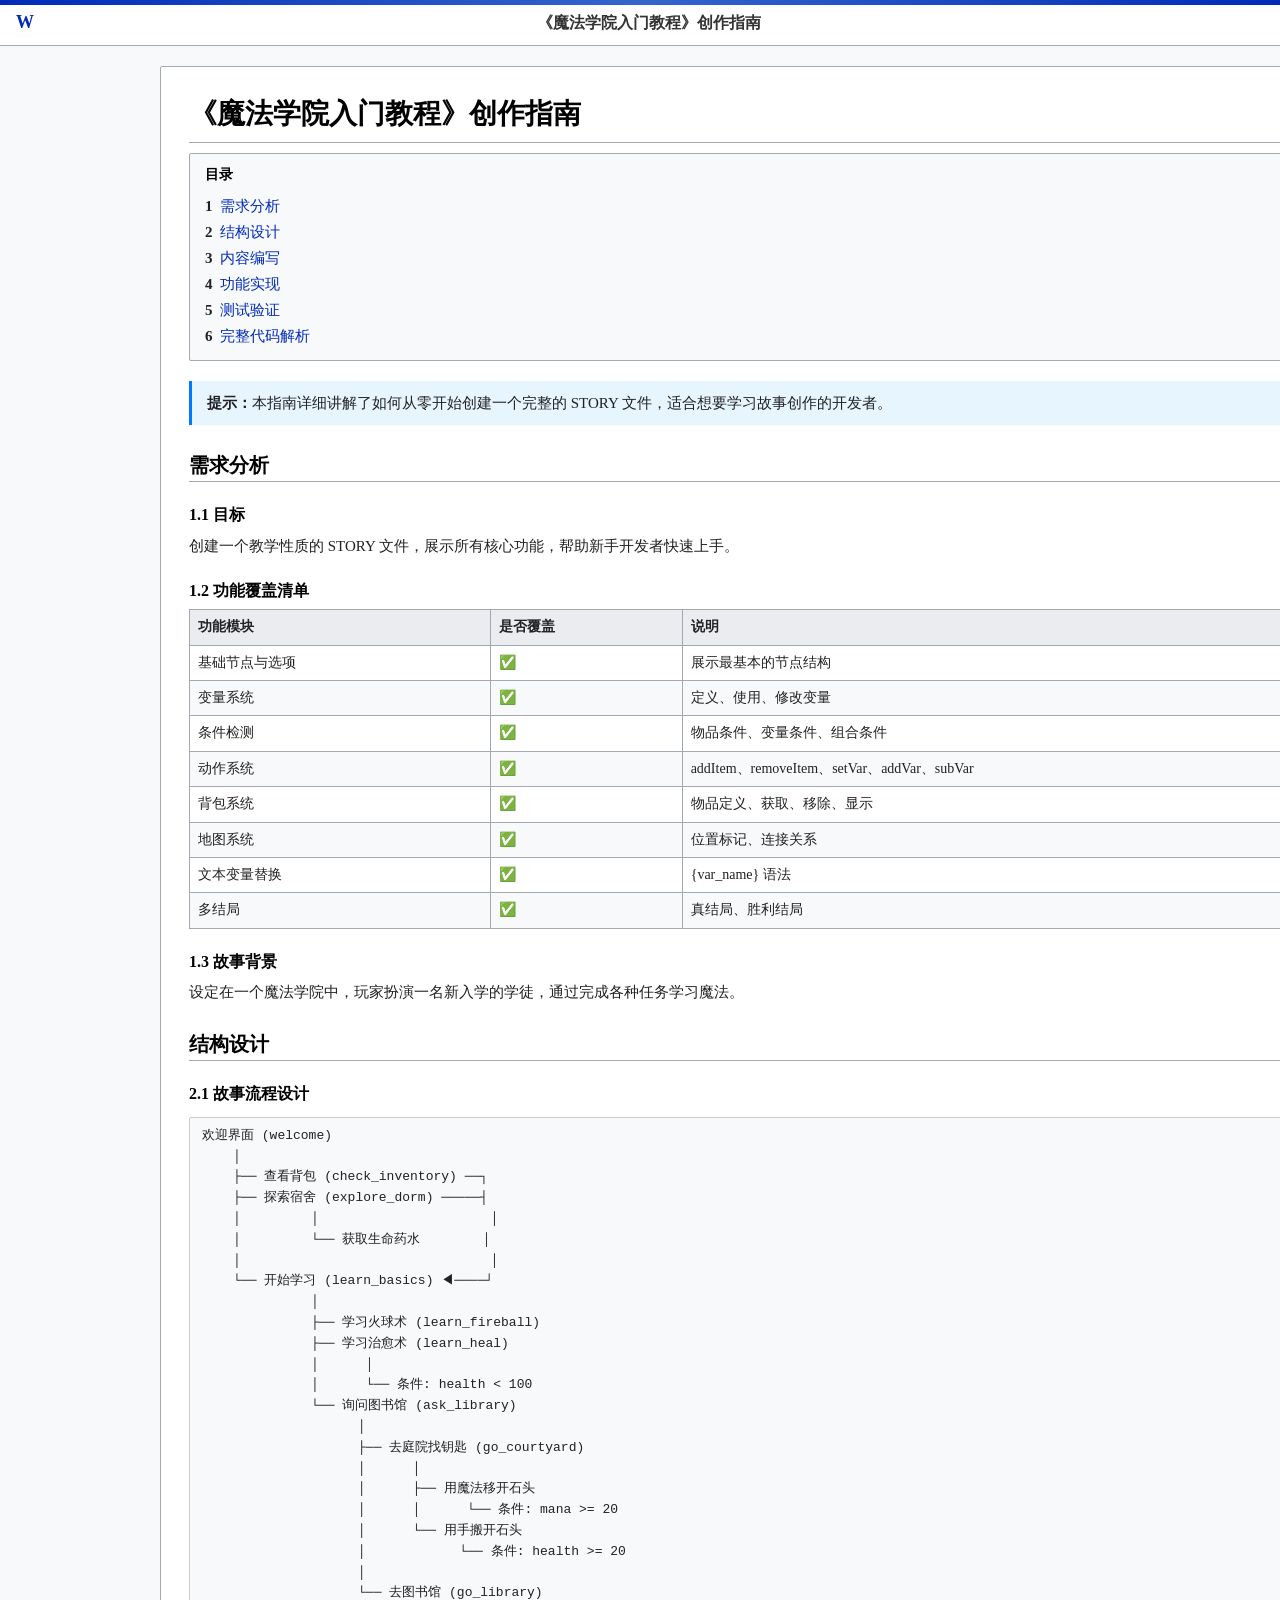
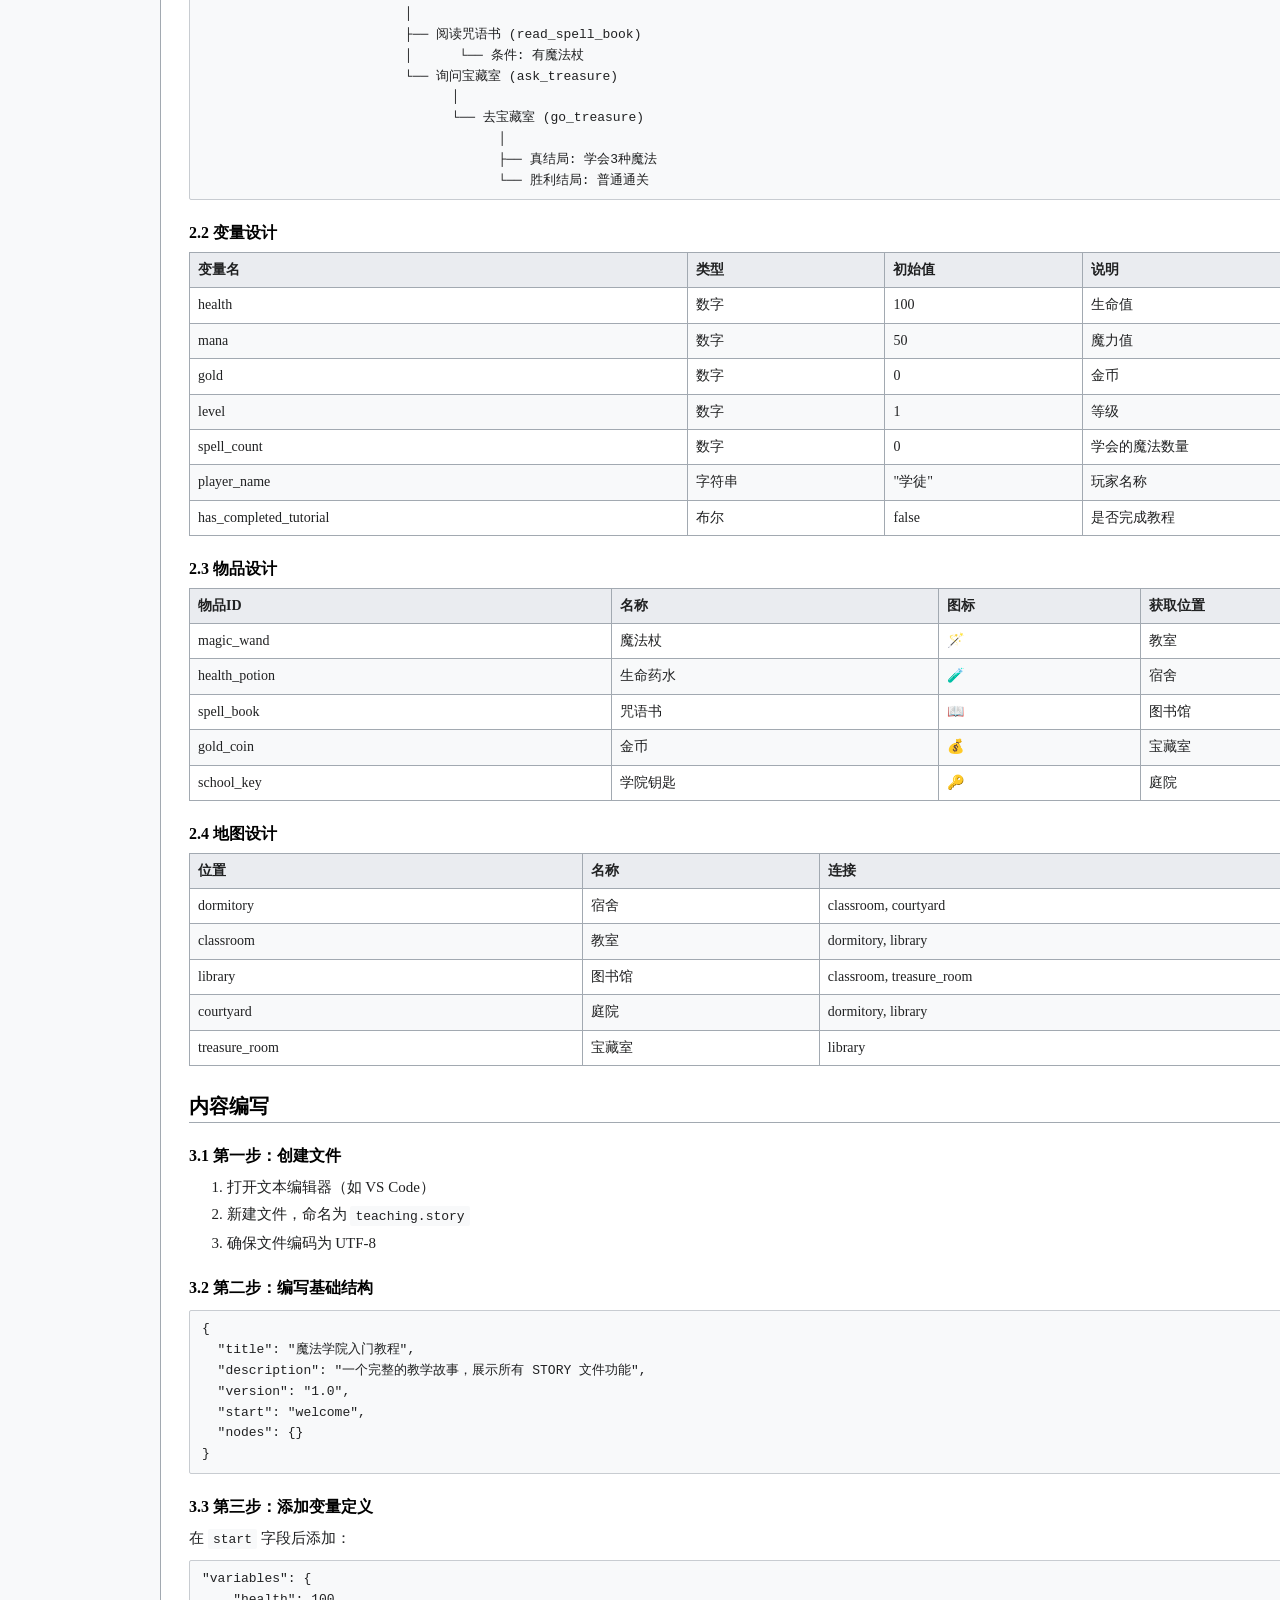
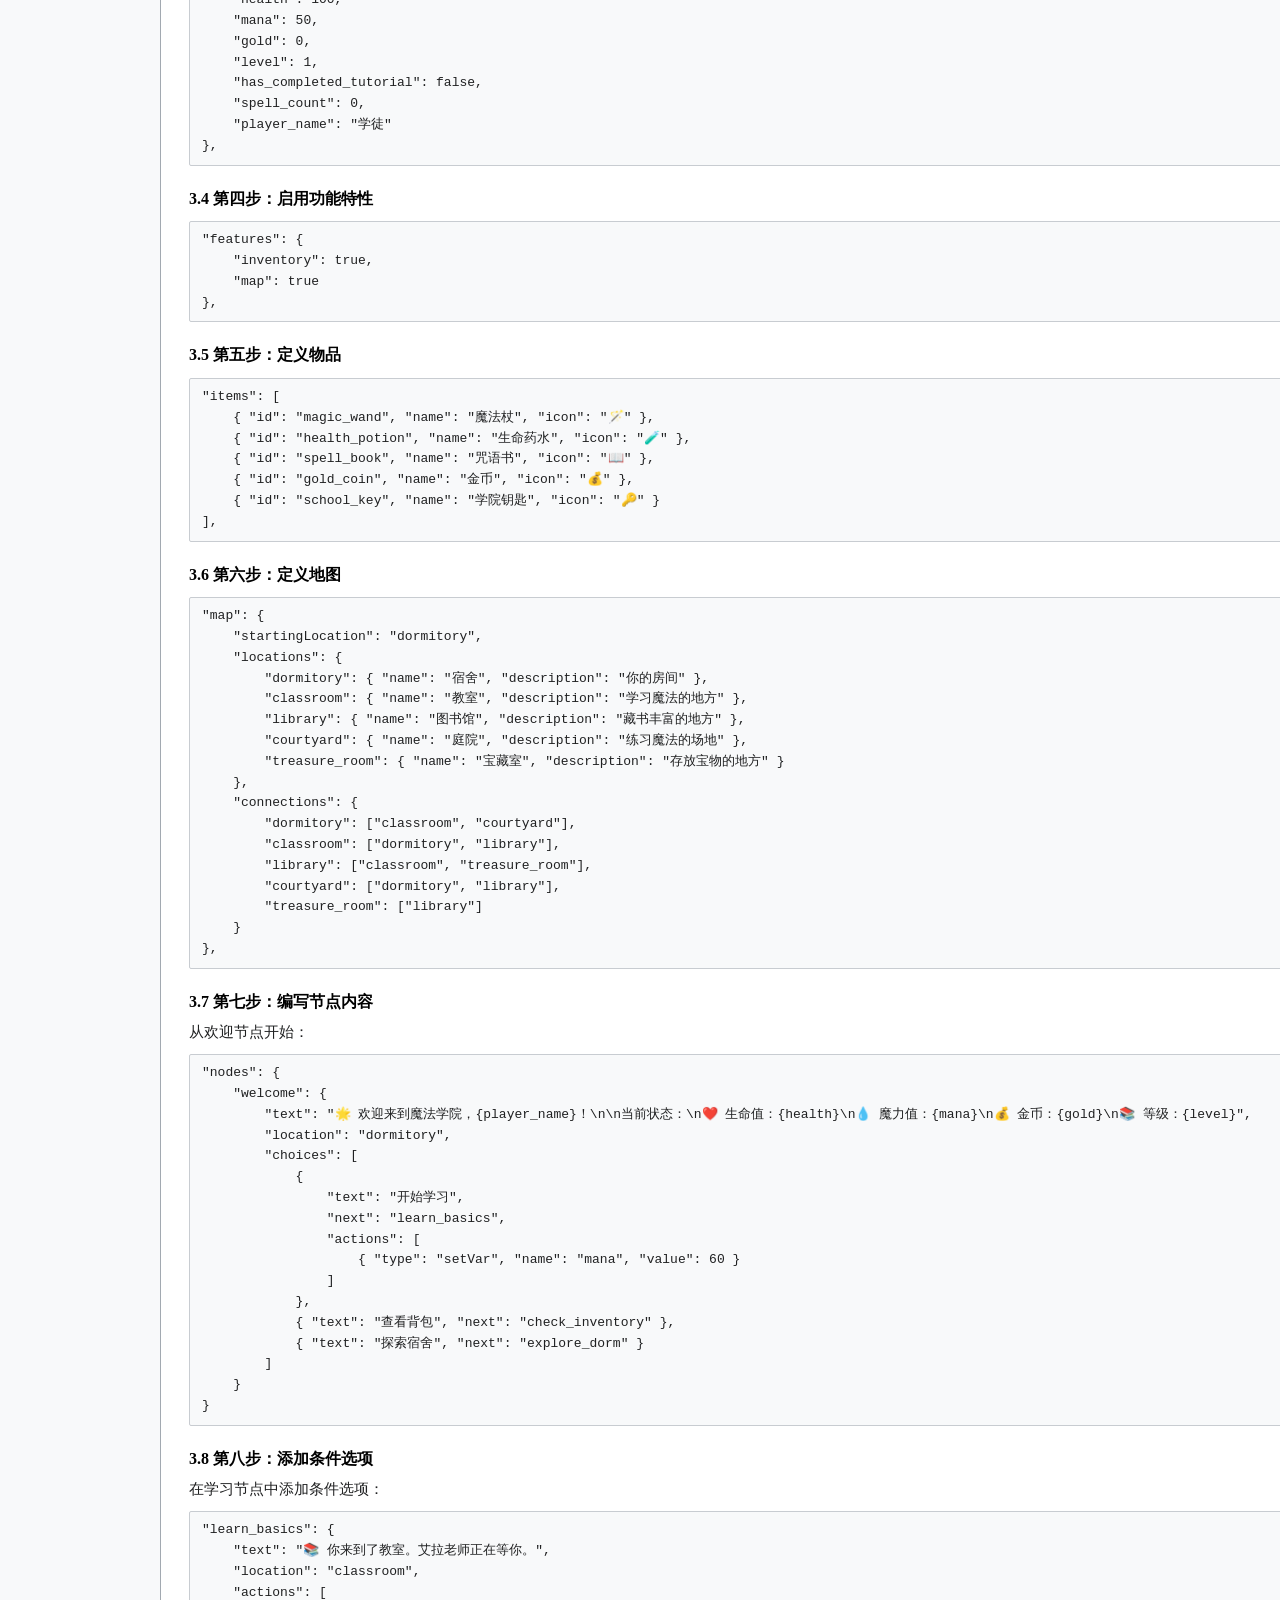
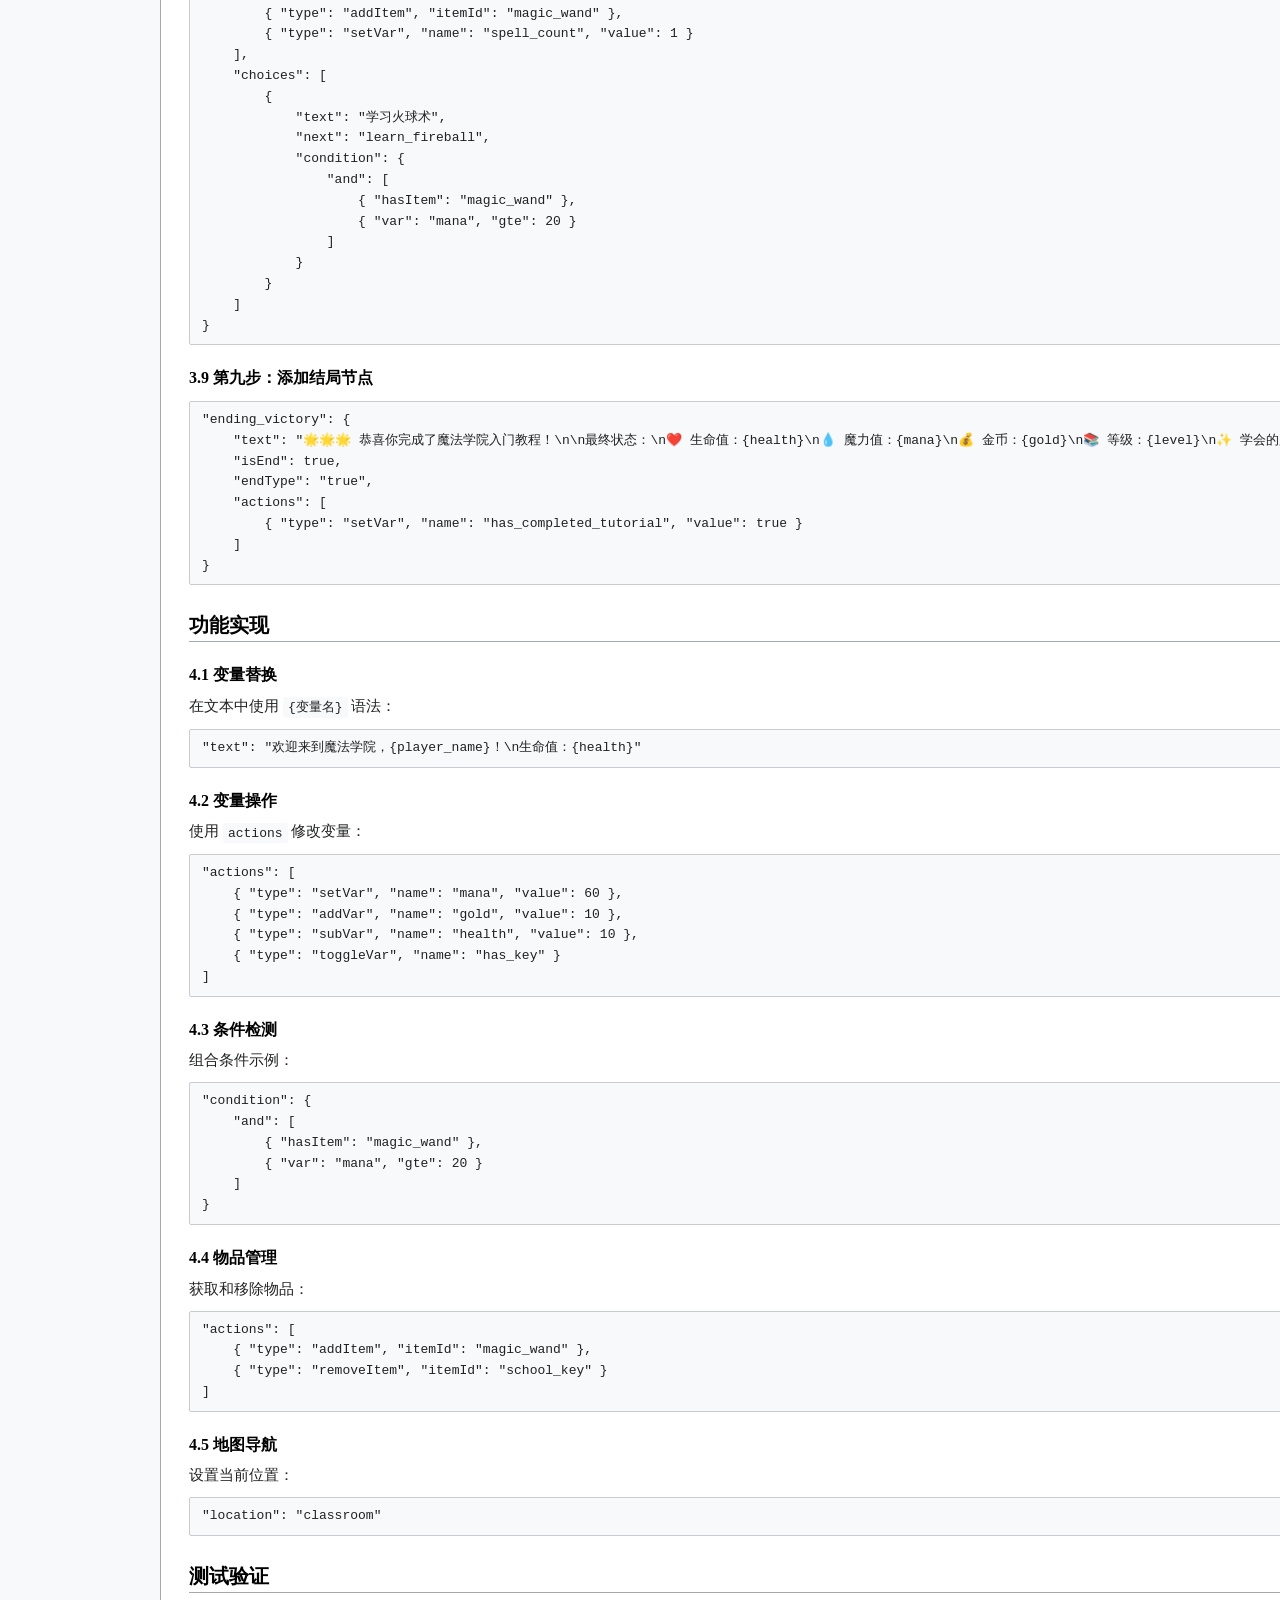
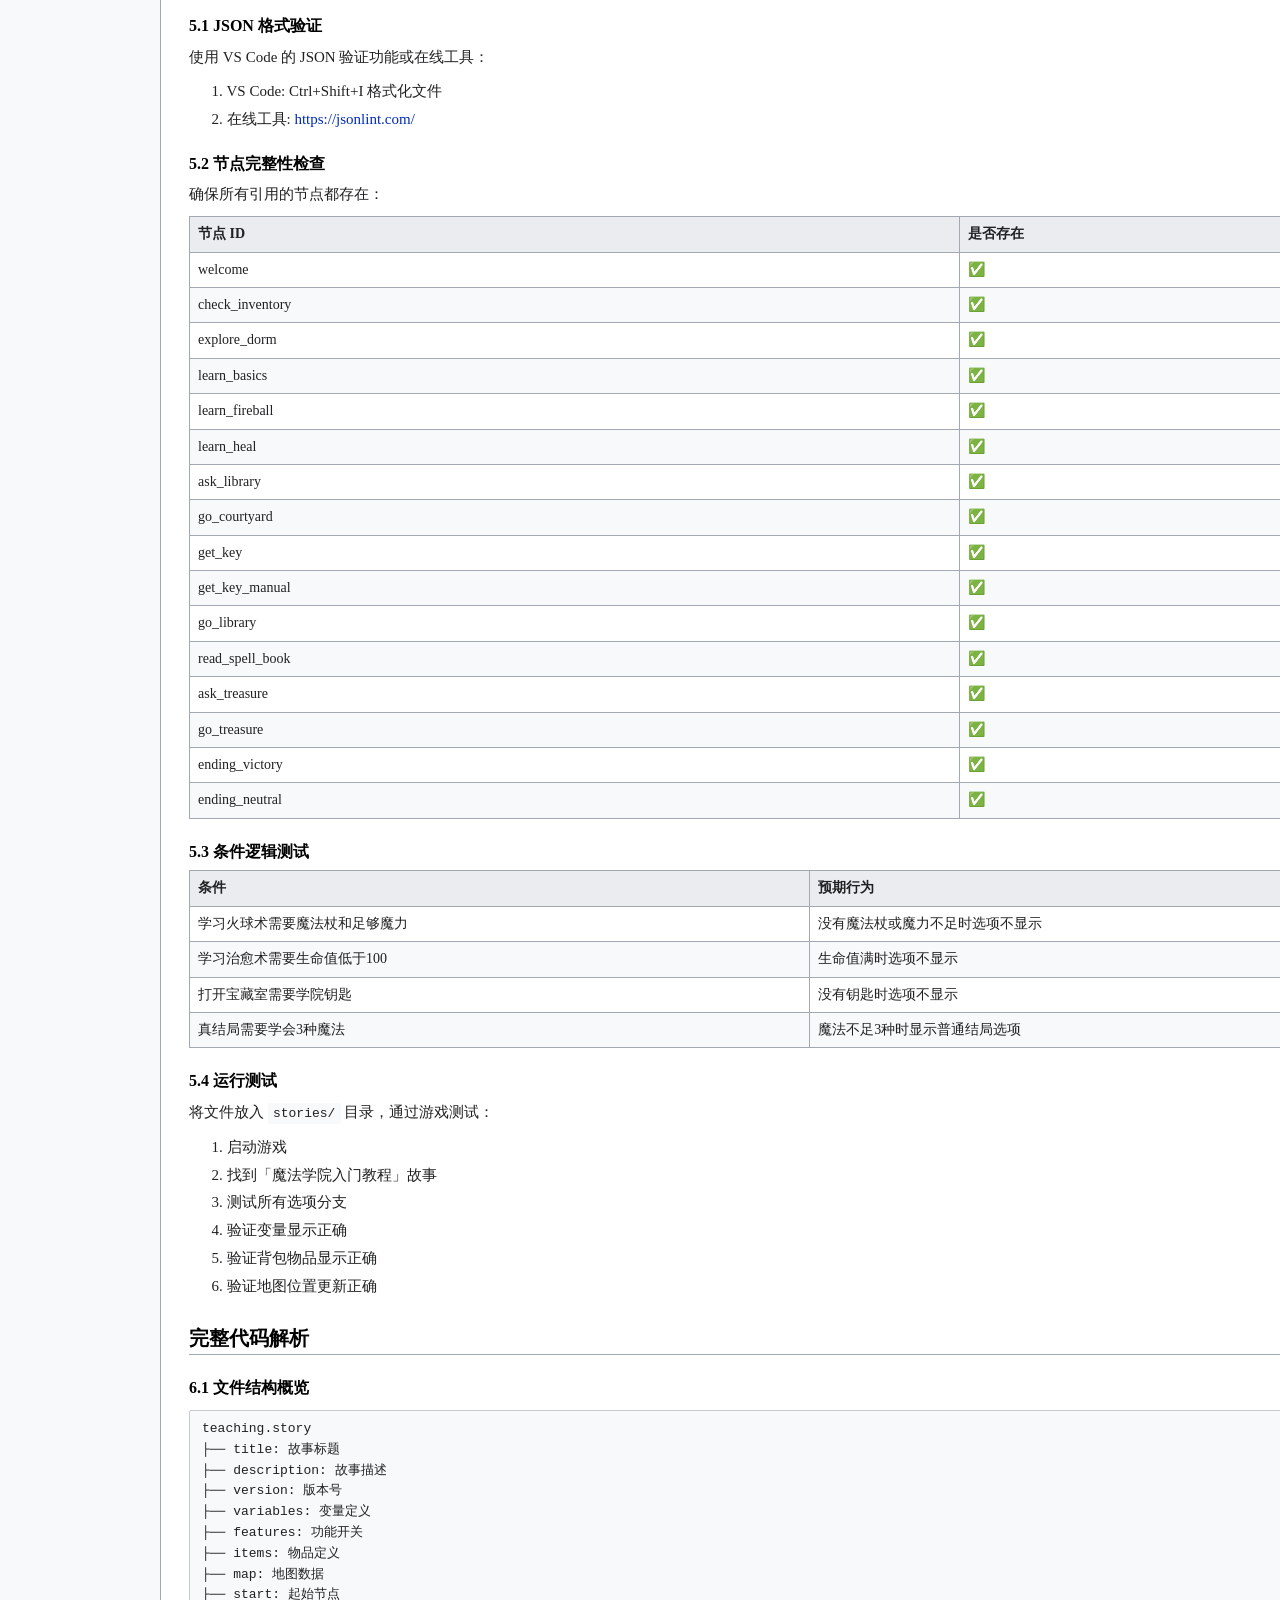
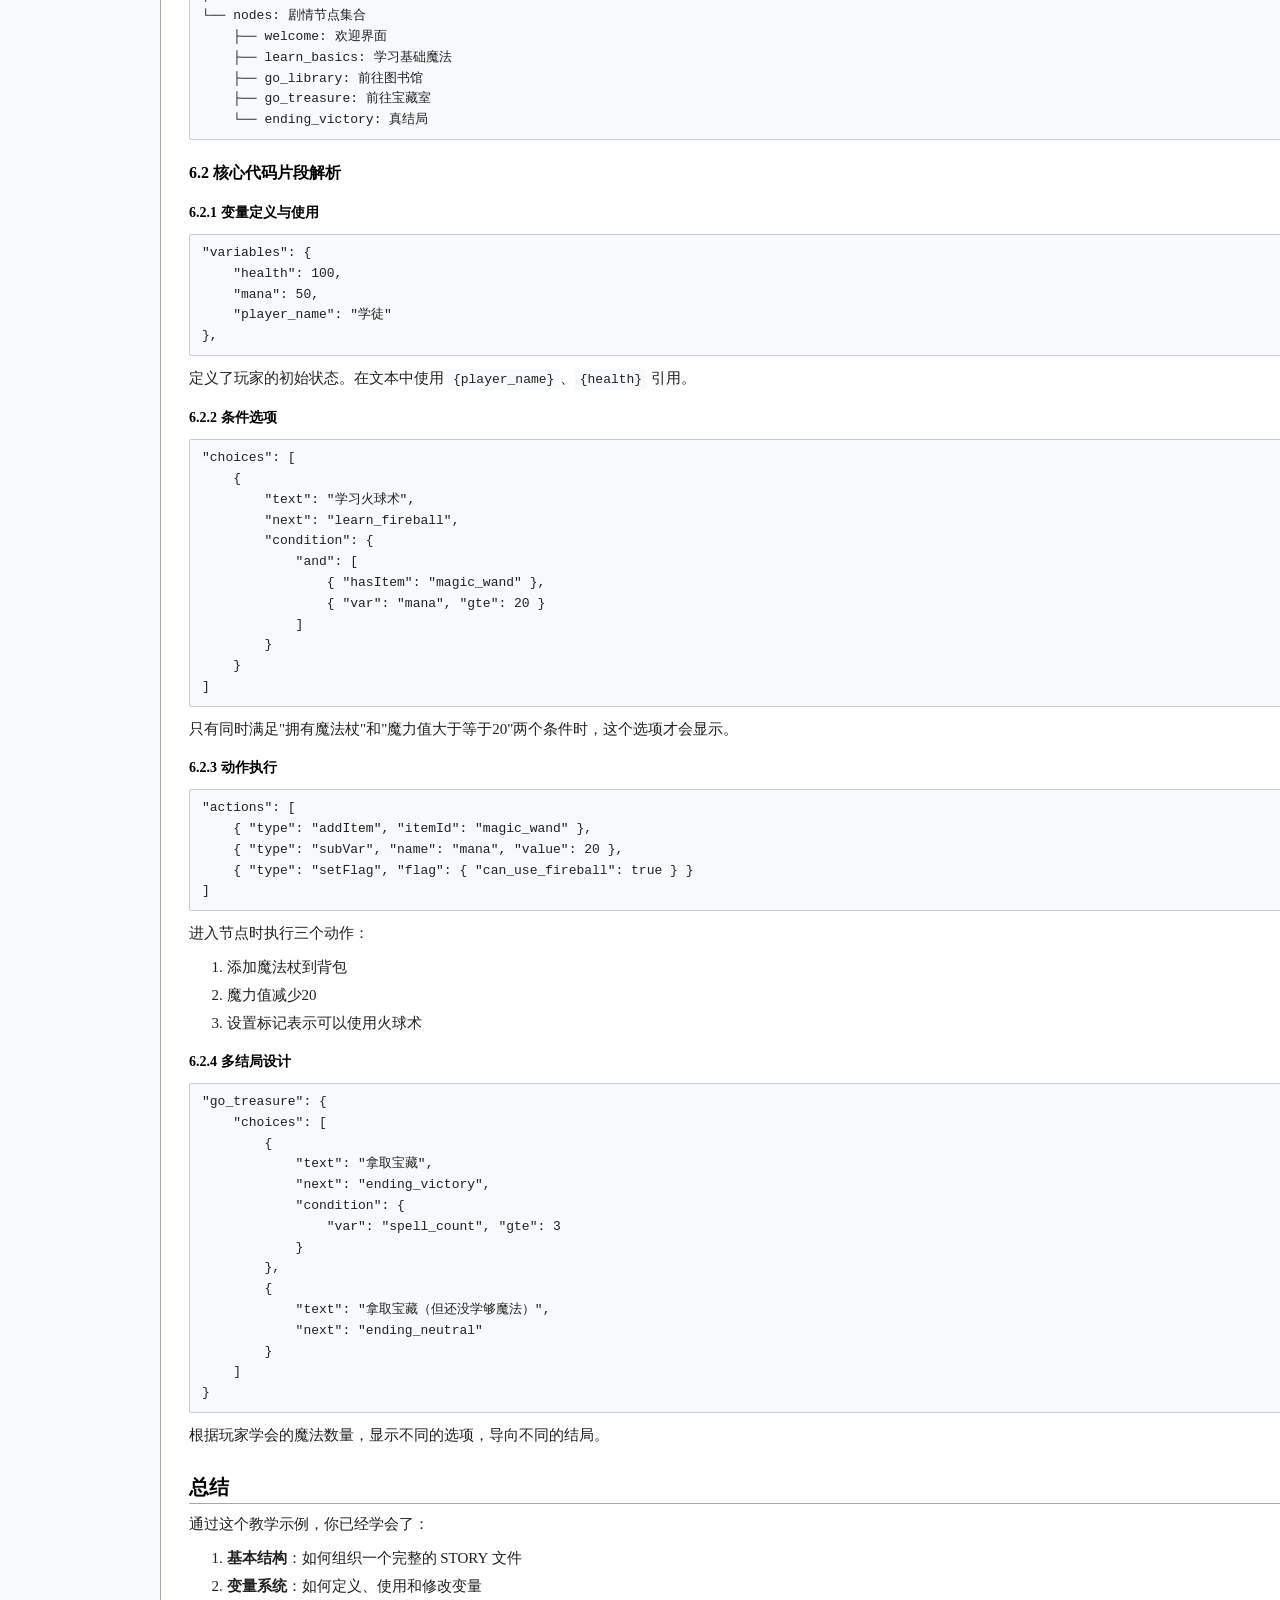
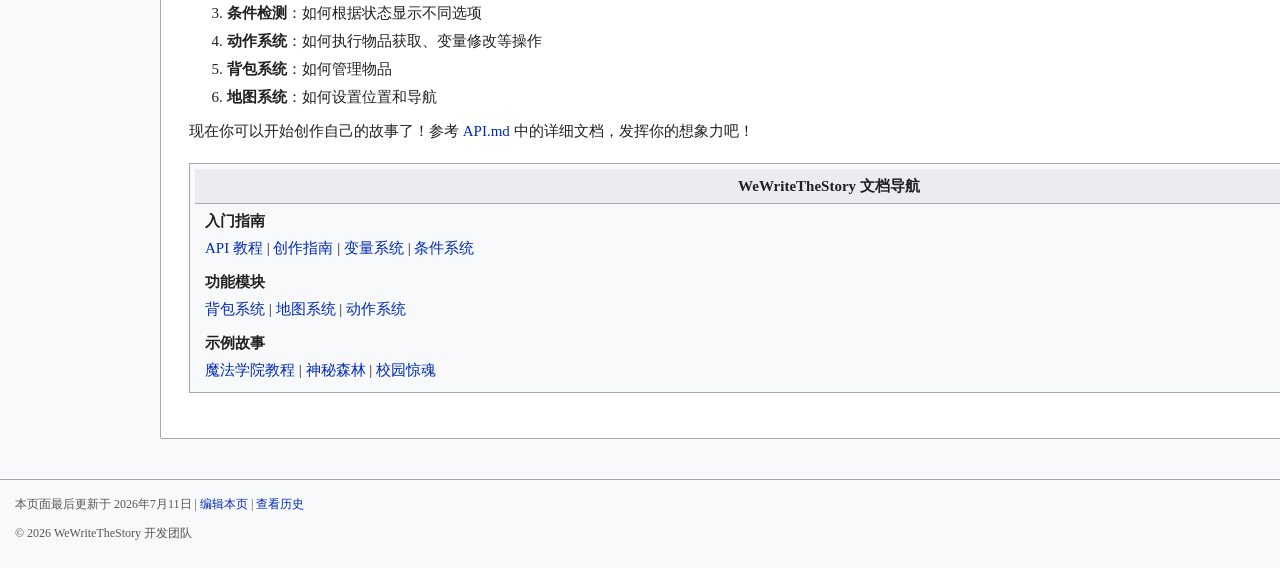
<file: WeWriteTheStory/Teaching/teaching.html>
<!DOCTYPE html>
<html lang="zh-CN">
<head>
    <meta charset="UTF-8">
    <meta name="viewport" content="width=device-width, initial-scale=1.0">
    <title>《魔法学院入门教程》创作指南 - 维基百科风格</title>
    <style>
        :root {
            --bg-color: #f8f9fa;
            --content-bg: #ffffff;
            --text-color: #202122;
            --link-color: #002bb8;
            --link-hover: #36c;
            --border-color: #a2a9b1;
            --header-bg: #eaecf0;
            --table-bg: #f8f9fa;
            --table-alt-bg: #ffffff;
            --code-bg: #f8f9fa;
            --sidebar-bg: #f8f9fa;
        }

        * {
            margin: 0;
            padding: 0;
            box-sizing: border-box;
        }

        body {
            font-family: "Times New Roman", "Noto Serif CJK SC", "Source Han Serif CN", serif;
            font-size: 15px;
            line-height: 1.6;
            color: var(--text-color);
            background-color: var(--bg-color);
        }

        #mw-page-base {
            position: absolute;
            top: 0;
            left: 0;
            width: 100%;
            height: 5px;
            background: linear-gradient(to right, #002bb8, #36c, #002bb8);
        }

        #mw-head {
            background: #fff;
            border-bottom: 1px solid #a2a9b1;
            padding: 8px 16px;
            display: flex;
            align-items: center;
            justify-content: space-between;
        }

        #mw-logo {
            font-size: 18px;
            font-weight: bold;
            color: #002bb8;
        }

        #mw-site-name {
            font-size: 16px;
            font-weight: bold;
            color: #333;
        }

        #content {
            max-width: 1000px;
            margin: 0 auto;
            display: flex;
            padding: 20px;
            gap: 20px;
        }

        #bodyContent {
            flex: 1;
            background: var(--content-bg);
            padding: 25px 28px;
            border: 1px solid var(--border-color);
            border-radius: 2px;
        }

        #mw-sidebar {
            width: 180px;
            background: var(--sidebar-bg);
            padding: 10px;
            border: 1px solid var(--border-color);
            border-radius: 2px;
            font-size: 13px;
        }

        .mw-body-content {
            font-size: 15px;
            line-height: 1.6;
        }

        h1 {
            font-size: 28px;
            font-weight: bold;
            margin-bottom: 10px;
            border-bottom: 1px solid #a2a9b1;
            padding-bottom: 5px;
            color: #000;
        }

        h2 {
            font-size: 20px;
            font-weight: bold;
            margin: 24px 0 8px 0;
            padding: 0;
            border-bottom: 1px solid #a2a9b1;
            color: #000;
        }

        h3 {
            font-size: 16px;
            font-weight: bold;
            margin: 20px 0 6px 0;
            color: #000;
        }

        h4 {
            font-size: 14px;
            font-weight: bold;
            margin: 16px 0 4px 0;
            color: #000;
        }

        p {
            margin-bottom: 10px;
            text-align: justify;
        }

        ul, ol {
            margin: 0 0 10px 2.5em;
            padding: 0;
        }

        li {
            margin-bottom: 0.25em;
        }

        a {
            color: var(--link-color);
            text-decoration: none;
        }

        a:hover {
            color: var(--link-hover);
            text-decoration: underline;
        }

        .toc {
            background: #f8f9fa;
            border: 1px solid #a2a9b1;
            padding: 10px 15px;
            margin-bottom: 20px;
            border-radius: 2px;
        }

        .toc h2 {
            font-size: 14px;
            font-weight: bold;
            margin: 0 0 8px 0;
            border: none;
            padding: 0;
        }

        .toc ul {
            margin: 0;
            padding: 0;
            list-style: none;
        }

        .toc li {
            margin: 2px 0;
        }

        .tocnumber {
            font-weight: bold;
            margin-right: 4px;
        }

        table {
            border-collapse: collapse;
            width: 100%;
            margin-bottom: 10px;
            background: var(--table-bg);
            border: 1px solid var(--border-color);
        }

        table.wikitable {
            font-size: 14px;
        }

        table.wikitable th {
            background: var(--header-bg);
            padding: 6px 8px;
            text-align: left;
            font-weight: bold;
            border: 1px solid var(--border-color);
        }

        table.wikitable td {
            padding: 6px 8px;
            border: 1px solid var(--border-color);
        }

        table.wikitable tr:nth-child(even) {
            background: var(--table-alt-bg);
        }

        table.wikitable tr:hover {
            background: #f0f4f8;
        }

        pre {
            background: var(--code-bg);
            border: 1px solid #c8ccd1;
            padding: 8px 12px;
            margin: 10px 0;
            overflow-x: auto;
            font-family: Consolas, "Courier New", monospace;
            font-size: 13px;
            border-radius: 2px;
        }

        code {
            font-family: Consolas, "Courier New", monospace;
            font-size: 13px;
            background: #f8f9fa;
            padding: 0.2em 0.4em;
            border-radius: 2px;
        }

        blockquote {
            margin: 10px 0;
            padding: 5px 15px;
            border-left: 3px solid #ccc;
            background: #f9f9f9;
            color: #555;
        }

        .mw-warning {
            background: #fff3cd;
            border-left: 3px solid #ffc107;
            padding: 10px 15px;
            margin: 15px 0;
            border-radius: 0 3px 3px 0;
        }

        .mw-note {
            background: #e7f5ff;
            border-left: 3px solid #007bff;
            padding: 10px 15px;
            margin: 15px 0;
            border-radius: 0 3px 3px 0;
        }

        .mw-success {
            background: #d4edda;
            border-left: 3px solid #28a745;
            padding: 10px 15px;
            margin: 15px 0;
            border-radius: 0 3px 3px 0;
        }

        .mw-todo {
            background: #fff3cd;
            border: 1px solid #ffeeba;
            padding: 8px;
            margin: 10px 0;
            border-radius: 2px;
        }

        .mw-todo input[type="checkbox"] {
            margin-right: 8px;
        }

        .reference {
            font-size: 12px;
            vertical-align: super;
        }

        .navbox {
            margin: 20px 0;
            padding: 5px;
            border: 1px solid #a2a9b1;
            background: #f8f9fa;
        }

        .navbox-title {
            font-weight: bold;
            text-align: center;
            padding: 5px;
            background: #eaecf0;
            border-bottom: 1px solid #a2a9b1;
        }

        .navbox-group {
            padding: 5px 10px;
        }

        .navbox-group-title {
            font-weight: bold;
            margin-bottom: 3px;
        }

        #footer {
            background: #f8f9fa;
            border-top: 1px solid #a2a9b1;
            padding: 15px;
            text-align: center;
            font-size: 12px;
            color: #555;
            margin-top: 20px;
        }

        .mw-editsection {
            font-size: 12px;
            float: right;
            margin-left: 10px;
            color: #72777d;
        }

        .mw-editsection a {
            color: #72777d;
        }

        .mw-editsection a:hover {
            color: #36c;
        }

        @media (max-width: 800px) {
            #content {
                flex-direction: column;
            }
            #mw-sidebar {
                width: 100%;
                order: 2;
            }
            #bodyContent {
                order: 1;
            }
        }
    </style>
</head>
<body>
    <div id="mw-page-base"></div>
    
    <div id="mw-head">
        <div id="mw-logo">W</div>
        <div id="mw-site-name">《魔法学院入门教程》创作指南</div>
        <div id="mw-user-tools"></div>
    </div>

    <div id="content">
        <div id="bodyContent">
            <div class="mw-body-content">
                <h1>《魔法学院入门教程》创作指南</h1>
                
                <div class="toc" id="toc">
                    <h2>目录</h2>
                    <ul>
                        <li class="toclevel-1 tocsection-1"><span class="tocnumber">1</span> <a href="#需求分析"><span class="toctext">需求分析</span></a></li>
                        <li class="toclevel-1 tocsection-2"><span class="tocnumber">2</span> <a href="#结构设计"><span class="toctext">结构设计</span></a></li>
                        <li class="toclevel-1 tocsection-3"><span class="tocnumber">3</span> <a href="#内容编写"><span class="toctext">内容编写</span></a></li>
                        <li class="toclevel-1 tocsection-4"><span class="tocnumber">4</span> <a href="#功能实现"><span class="toctext">功能实现</span></a></li>
                        <li class="toclevel-1 tocsection-5"><span class="tocnumber">5</span> <a href="#测试验证"><span class="toctext">测试验证</span></a></li>
                        <li class="toclevel-1 tocsection-6"><span class="tocnumber">6</span> <a href="#完整代码解析"><span class="toctext">完整代码解析</span></a></li>
                    </ul>
                </div>

                <div class="mw-note">
                    <strong>提示：</strong>本指南详细讲解了如何从零开始创建一个完整的 STORY 文件，适合想要学习故事创作的开发者。
                </div>

                <h2 id="需求分析"><span class="mw-editsection"><a href="#">[编辑]</a></span>需求分析</h2>

                <h3 id="目标">1.1 目标</h3>

                <p>创建一个教学性质的 STORY 文件，展示所有核心功能，帮助新手开发者快速上手。</p>

                <h3 id="功能覆盖">1.2 功能覆盖清单</h3>

                <table class="wikitable">
                    <tr>
                        <th>功能模块</th>
                        <th>是否覆盖</th>
                        <th>说明</th>
                    </tr>
                    <tr>
                        <td>基础节点与选项</td>
                        <td>✅</td>
                        <td>展示最基本的节点结构</td>
                    </tr>
                    <tr>
                        <td>变量系统</td>
                        <td>✅</td>
                        <td>定义、使用、修改变量</td>
                    </tr>
                    <tr>
                        <td>条件检测</td>
                        <td>✅</td>
                        <td>物品条件、变量条件、组合条件</td>
                    </tr>
                    <tr>
                        <td>动作系统</td>
                        <td>✅</td>
                        <td>addItem、removeItem、setVar、addVar、subVar</td>
                    </tr>
                    <tr>
                        <td>背包系统</td>
                        <td>✅</td>
                        <td>物品定义、获取、移除、显示</td>
                    </tr>
                    <tr>
                        <td>地图系统</td>
                        <td>✅</td>
                        <td>位置标记、连接关系</td>
                    </tr>
                    <tr>
                        <td>文本变量替换</td>
                        <td>✅</td>
                        <td>{var_name} 语法</td>
                    </tr>
                    <tr>
                        <td>多结局</td>
                        <td>✅</td>
                        <td>真结局、胜利结局</td>
                    </tr>
                </table>

                <h3 id="故事背景">1.3 故事背景</h3>

                <p>设定在一个魔法学院中，玩家扮演一名新入学的学徒，通过完成各种任务学习魔法。</p>

                <h2 id="结构设计"><span class="mw-editsection"><a href="#">[编辑]</a></span>结构设计</h2>

                <h3 id="流程设计">2.1 故事流程设计</h3>

                <pre>欢迎界面 (welcome)
    │
    ├── 查看背包 (check_inventory) ──┐
    ├── 探索宿舍 (explore_dorm) ─────┤
    │         │                      │
    │         └── 获取生命药水        │
    │                                │
    └── 开始学习 (learn_basics) ◀────┘
              │
              ├── 学习火球术 (learn_fireball)
              ├── 学习治愈术 (learn_heal)
              │      │
              │      └── 条件: health < 100
              └── 询问图书馆 (ask_library)
                    │
                    ├── 去庭院找钥匙 (go_courtyard)
                    │      │
                    │      ├── 用魔法移开石头
                    │      │      └── 条件: mana >= 20
                    │      └── 用手搬开石头
                    │            └── 条件: health >= 20
                    │
                    └── 去图书馆 (go_library)
                          │
                          ├── 阅读咒语书 (read_spell_book)
                          │      └── 条件: 有魔法杖
                          └── 询问宝藏室 (ask_treasure)
                                │
                                └── 去宝藏室 (go_treasure)
                                      │
                                      ├── 真结局: 学会3种魔法
                                      └── 胜利结局: 普通通关</pre>

                <h3 id="变量设计">2.2 变量设计</h3>

                <table class="wikitable">
                    <tr>
                        <th>变量名</th>
                        <th>类型</th>
                        <th>初始值</th>
                        <th>说明</th>
                    </tr>
                    <tr>
                        <td>health</td>
                        <td>数字</td>
                        <td>100</td>
                        <td>生命值</td>
                    </tr>
                    <tr>
                        <td>mana</td>
                        <td>数字</td>
                        <td>50</td>
                        <td>魔力值</td>
                    </tr>
                    <tr>
                        <td>gold</td>
                        <td>数字</td>
                        <td>0</td>
                        <td>金币</td>
                    </tr>
                    <tr>
                        <td>level</td>
                        <td>数字</td>
                        <td>1</td>
                        <td>等级</td>
                    </tr>
                    <tr>
                        <td>spell_count</td>
                        <td>数字</td>
                        <td>0</td>
                        <td>学会的魔法数量</td>
                    </tr>
                    <tr>
                        <td>player_name</td>
                        <td>字符串</td>
                        <td>"学徒"</td>
                        <td>玩家名称</td>
                    </tr>
                    <tr>
                        <td>has_completed_tutorial</td>
                        <td>布尔</td>
                        <td>false</td>
                        <td>是否完成教程</td>
                    </tr>
                </table>

                <h3 id="物品设计">2.3 物品设计</h3>

                <table class="wikitable">
                    <tr>
                        <th>物品ID</th>
                        <th>名称</th>
                        <th>图标</th>
                        <th>获取位置</th>
                    </tr>
                    <tr>
                        <td>magic_wand</td>
                        <td>魔法杖</td>
                        <td>🪄</td>
                        <td>教室</td>
                    </tr>
                    <tr>
                        <td>health_potion</td>
                        <td>生命药水</td>
                        <td>🧪</td>
                        <td>宿舍</td>
                    </tr>
                    <tr>
                        <td>spell_book</td>
                        <td>咒语书</td>
                        <td>📖</td>
                        <td>图书馆</td>
                    </tr>
                    <tr>
                        <td>gold_coin</td>
                        <td>金币</td>
                        <td>💰</td>
                        <td>宝藏室</td>
                    </tr>
                    <tr>
                        <td>school_key</td>
                        <td>学院钥匙</td>
                        <td>🔑</td>
                        <td>庭院</td>
                    </tr>
                </table>

                <h3 id="地图设计">2.4 地图设计</h3>

                <table class="wikitable">
                    <tr>
                        <th>位置</th>
                        <th>名称</th>
                        <th>连接</th>
                    </tr>
                    <tr>
                        <td>dormitory</td>
                        <td>宿舍</td>
                        <td>classroom, courtyard</td>
                    </tr>
                    <tr>
                        <td>classroom</td>
                        <td>教室</td>
                        <td>dormitory, library</td>
                    </tr>
                    <tr>
                        <td>library</td>
                        <td>图书馆</td>
                        <td>classroom, treasure_room</td>
                    </tr>
                    <tr>
                        <td>courtyard</td>
                        <td>庭院</td>
                        <td>dormitory, library</td>
                    </tr>
                    <tr>
                        <td>treasure_room</td>
                        <td>宝藏室</td>
                        <td>library</td>
                    </tr>
                </table>

                <h2 id="内容编写"><span class="mw-editsection"><a href="#">[编辑]</a></span>内容编写</h2>

                <h3 id="创建文件">3.1 第一步：创建文件</h3>

                <ol>
                    <li>打开文本编辑器（如 VS Code）</li>
                    <li>新建文件，命名为 <code>teaching.story</code></li>
                    <li>确保文件编码为 UTF-8</li>
                </ol>

                <h3 id="基础结构">3.2 第二步：编写基础结构</h3>

                <pre>{
  "title": "魔法学院入门教程",
  "description": "一个完整的教学故事，展示所有 STORY 文件功能",
  "version": "1.0",
  "start": "welcome",
  "nodes": {}
}</pre>

                <h3 id="变量定义">3.3 第三步：添加变量定义</h3>

                <p>在 <code>start</code> 字段后添加：</p>

                <pre>"variables": {
    "health": 100,
    "mana": 50,
    "gold": 0,
    "level": 1,
    "has_completed_tutorial": false,
    "spell_count": 0,
    "player_name": "学徒"
},</pre>

                <h3 id="功能特性">3.4 第四步：启用功能特性</h3>

                <pre>"features": {
    "inventory": true,
    "map": true
},</pre>

                <h3 id="物品定义">3.5 第五步：定义物品</h3>

                <pre>"items": [
    { "id": "magic_wand", "name": "魔法杖", "icon": "🪄" },
    { "id": "health_potion", "name": "生命药水", "icon": "🧪" },
    { "id": "spell_book", "name": "咒语书", "icon": "📖" },
    { "id": "gold_coin", "name": "金币", "icon": "💰" },
    { "id": "school_key", "name": "学院钥匙", "icon": "🔑" }
],</pre>

                <h3 id="地图定义">3.6 第六步：定义地图</h3>

                <pre>"map": {
    "startingLocation": "dormitory",
    "locations": {
        "dormitory": { "name": "宿舍", "description": "你的房间" },
        "classroom": { "name": "教室", "description": "学习魔法的地方" },
        "library": { "name": "图书馆", "description": "藏书丰富的地方" },
        "courtyard": { "name": "庭院", "description": "练习魔法的场地" },
        "treasure_room": { "name": "宝藏室", "description": "存放宝物的地方" }
    },
    "connections": {
        "dormitory": ["classroom", "courtyard"],
        "classroom": ["dormitory", "library"],
        "library": ["classroom", "treasure_room"],
        "courtyard": ["dormitory", "library"],
        "treasure_room": ["library"]
    }
},</pre>

                <h3 id="节点内容">3.7 第七步：编写节点内容</h3>

                <p>从欢迎节点开始：</p>

                <pre>"nodes": {
    "welcome": {
        "text": "🌟 欢迎来到魔法学院，{player_name}！\n\n当前状态：\n❤️ 生命值：{health}\n💧 魔力值：{mana}\n💰 金币：{gold}\n📚 等级：{level}",
        "location": "dormitory",
        "choices": [
            {
                "text": "开始学习",
                "next": "learn_basics",
                "actions": [
                    { "type": "setVar", "name": "mana", "value": 60 }
                ]
            },
            { "text": "查看背包", "next": "check_inventory" },
            { "text": "探索宿舍", "next": "explore_dorm" }
        ]
    }
}</pre>

                <h3 id="条件选项">3.8 第八步：添加条件选项</h3>

                <p>在学习节点中添加条件选项：</p>

                <pre>"learn_basics": {
    "text": "📚 你来到了教室。艾拉老师正在等你。",
    "location": "classroom",
    "actions": [
        { "type": "addItem", "itemId": "magic_wand" },
        { "type": "setVar", "name": "spell_count", "value": 1 }
    ],
    "choices": [
        {
            "text": "学习火球术",
            "next": "learn_fireball",
            "condition": {
                "and": [
                    { "hasItem": "magic_wand" },
                    { "var": "mana", "gte": 20 }
                ]
            }
        }
    ]
}</pre>

                <h3 id="结局节点">3.9 第九步：添加结局节点</h3>

                <pre>"ending_victory": {
    "text": "🌟🌟🌟 恭喜你完成了魔法学院入门教程！\n\n最终状态：\n❤️ 生命值：{health}\n💧 魔力值：{mana}\n💰 金币：{gold}\n📚 等级：{level}\n✨ 学会的魔法：{spell_count} 种",
    "isEnd": true,
    "endType": "true",
    "actions": [
        { "type": "setVar", "name": "has_completed_tutorial", "value": true }
    ]
}</pre>

                <h2 id="功能实现"><span class="mw-editsection"><a href="#">[编辑]</a></span>功能实现</h2>

                <h3 id="变量替换">4.1 变量替换</h3>

                <p>在文本中使用 <code>{变量名}</code> 语法：</p>

                <pre>"text": "欢迎来到魔法学院，{player_name}！\n生命值：{health}"</pre>

                <h3 id="变量操作">4.2 变量操作</h3>

                <p>使用 <code>actions</code> 修改变量：</p>

                <pre>"actions": [
    { "type": "setVar", "name": "mana", "value": 60 },
    { "type": "addVar", "name": "gold", "value": 10 },
    { "type": "subVar", "name": "health", "value": 10 },
    { "type": "toggleVar", "name": "has_key" }
]</pre>

                <h3 id="条件检测">4.3 条件检测</h3>

                <p>组合条件示例：</p>

                <pre>"condition": {
    "and": [
        { "hasItem": "magic_wand" },
        { "var": "mana", "gte": 20 }
    ]
}</pre>

                <h3 id="物品管理">4.4 物品管理</h3>

                <p>获取和移除物品：</p>

                <pre>"actions": [
    { "type": "addItem", "itemId": "magic_wand" },
    { "type": "removeItem", "itemId": "school_key" }
]</pre>

                <h3 id="地图导航">4.5 地图导航</h3>

                <p>设置当前位置：</p>

                <pre>"location": "classroom"</pre>

                <h2 id="测试验证"><span class="mw-editsection"><a href="#">[编辑]</a></span>测试验证</h2>

                <h3 id="JSON验证">5.1 JSON 格式验证</h3>

                <p>使用 VS Code 的 JSON 验证功能或在线工具：</p>

                <ol>
                    <li>VS Code: Ctrl+Shift+I 格式化文件</li>
                    <li>在线工具: <a href="https://jsonlint.com/" target="_blank">https://jsonlint.com/</a></li>
                </ol>

                <h3 id="节点完整性">5.2 节点完整性检查</h3>

                <p>确保所有引用的节点都存在：</p>

                <table class="wikitable">
                    <tr>
                        <th>节点 ID</th>
                        <th>是否存在</th>
                    </tr>
                    <tr>
                        <td>welcome</td>
                        <td>✅</td>
                    </tr>
                    <tr>
                        <td>check_inventory</td>
                        <td>✅</td>
                    </tr>
                    <tr>
                        <td>explore_dorm</td>
                        <td>✅</td>
                    </tr>
                    <tr>
                        <td>learn_basics</td>
                        <td>✅</td>
                    </tr>
                    <tr>
                        <td>learn_fireball</td>
                        <td>✅</td>
                    </tr>
                    <tr>
                        <td>learn_heal</td>
                        <td>✅</td>
                    </tr>
                    <tr>
                        <td>ask_library</td>
                        <td>✅</td>
                    </tr>
                    <tr>
                        <td>go_courtyard</td>
                        <td>✅</td>
                    </tr>
                    <tr>
                        <td>get_key</td>
                        <td>✅</td>
                    </tr>
                    <tr>
                        <td>get_key_manual</td>
                        <td>✅</td>
                    </tr>
                    <tr>
                        <td>go_library</td>
                        <td>✅</td>
                    </tr>
                    <tr>
                        <td>read_spell_book</td>
                        <td>✅</td>
                    </tr>
                    <tr>
                        <td>ask_treasure</td>
                        <td>✅</td>
                    </tr>
                    <tr>
                        <td>go_treasure</td>
                        <td>✅</td>
                    </tr>
                    <tr>
                        <td>ending_victory</td>
                        <td>✅</td>
                    </tr>
                    <tr>
                        <td>ending_neutral</td>
                        <td>✅</td>
                    </tr>
                </table>

                <h3 id="条件逻辑">5.3 条件逻辑测试</h3>

                <table class="wikitable">
                    <tr>
                        <th>条件</th>
                        <th>预期行为</th>
                    </tr>
                    <tr>
                        <td>学习火球术需要魔法杖和足够魔力</td>
                        <td>没有魔法杖或魔力不足时选项不显示</td>
                    </tr>
                    <tr>
                        <td>学习治愈术需要生命值低于100</td>
                        <td>生命值满时选项不显示</td>
                    </tr>
                    <tr>
                        <td>打开宝藏室需要学院钥匙</td>
                        <td>没有钥匙时选项不显示</td>
                    </tr>
                    <tr>
                        <td>真结局需要学会3种魔法</td>
                        <td>魔法不足3种时显示普通结局选项</td>
                    </tr>
                </table>

                <h3 id="运行测试">5.4 运行测试</h3>

                <p>将文件放入 <code>stories/</code> 目录，通过游戏测试：</p>

                <ol>
                    <li>启动游戏</li>
                    <li>找到「魔法学院入门教程」故事</li>
                    <li>测试所有选项分支</li>
                    <li>验证变量显示正确</li>
                    <li>验证背包物品显示正确</li>
                    <li>验证地图位置更新正确</li>
                </ol>

                <h2 id="完整代码解析"><span class="mw-editsection"><a href="#">[编辑]</a></span>完整代码解析</h2>

                <h3 id="结构概览">6.1 文件结构概览</h3>

                <pre>teaching.story
├── title: 故事标题
├── description: 故事描述
├── version: 版本号
├── variables: 变量定义
├── features: 功能开关
├── items: 物品定义
├── map: 地图数据
├── start: 起始节点
└── nodes: 剧情节点集合
    ├── welcome: 欢迎界面
    ├── learn_basics: 学习基础魔法
    ├── go_library: 前往图书馆
    ├── go_treasure: 前往宝藏室
    └── ending_victory: 真结局</pre>

                <h3 id="核心代码">6.2 核心代码片段解析</h3>

                <h4 id="变量定义使用">6.2.1 变量定义与使用</h4>

                <pre>"variables": {
    "health": 100,
    "mana": 50,
    "player_name": "学徒"
},</pre>

                <p>定义了玩家的初始状态。在文本中使用 <code>{player_name}</code>、<code>{health}</code> 引用。</p>

                <h4 id="条件选项">6.2.2 条件选项</h4>

                <pre>"choices": [
    {
        "text": "学习火球术",
        "next": "learn_fireball",
        "condition": {
            "and": [
                { "hasItem": "magic_wand" },
                { "var": "mana", "gte": 20 }
            ]
        }
    }
]</pre>

                <p>只有同时满足"拥有魔法杖"和"魔力值大于等于20"两个条件时，这个选项才会显示。</p>

                <h4 id="动作执行">6.2.3 动作执行</h4>

                <pre>"actions": [
    { "type": "addItem", "itemId": "magic_wand" },
    { "type": "subVar", "name": "mana", "value": 20 },
    { "type": "setFlag", "flag": { "can_use_fireball": true } }
]</pre>

                <p>进入节点时执行三个动作：</p>

                <ol>
                    <li>添加魔法杖到背包</li>
                    <li>魔力值减少20</li>
                    <li>设置标记表示可以使用火球术</li>
                </ol>

                <h4 id="多结局设计">6.2.4 多结局设计</h4>

                <pre>"go_treasure": {
    "choices": [
        {
            "text": "拿取宝藏",
            "next": "ending_victory",
            "condition": {
                "var": "spell_count", "gte": 3
            }
        },
        {
            "text": "拿取宝藏（但还没学够魔法）",
            "next": "ending_neutral"
        }
    ]
}</pre>

                <p>根据玩家学会的魔法数量，显示不同的选项，导向不同的结局。</p>

                <h2 id="总结"><span class="mw-editsection"><a href="#">[编辑]</a></span>总结</h2>

                <p>通过这个教学示例，你已经学会了：</p>

                <ol>
                    <li><strong>基本结构</strong>：如何组织一个完整的 STORY 文件</li>
                    <li><strong>变量系统</strong>：如何定义、使用和修改变量</li>
                    <li><strong>条件检测</strong>：如何根据状态显示不同选项</li>
                    <li><strong>动作系统</strong>：如何执行物品获取、变量修改等操作</li>
                    <li><strong>背包系统</strong>：如何管理物品</li>
                    <li><strong>地图系统</strong>：如何设置位置和导航</li>
                </ol>

                <p>现在你可以开始创作自己的故事了！参考 <a href="API.html">API.md</a> 中的详细文档，发挥你的想象力吧！</p>

                <div class="navbox">
                    <div class="navbox-title">WeWriteTheStory 文档导航</div>
                    <div class="navbox-group">
                        <div class="navbox-group-title">入门指南</div>
                        <a href="API.html">API 教程</a> | <a href="#">创作指南</a> | <a href="#">变量系统</a> | <a href="#">条件系统</a>
                    </div>
                    <div class="navbox-group">
                        <div class="navbox-group-title">功能模块</div>
                        <a href="#">背包系统</a> | <a href="#">地图系统</a> | <a href="#">动作系统</a>
                    </div>
                    <div class="navbox-group">
                        <div class="navbox-group-title">示例故事</div>
                        <a href="#">魔法学院教程</a> | <a href="#">神秘森林</a> | <a href="#">校园惊魂</a>
                    </div>
                </div>
            </div>
        </div>

        <div id="mw-sidebar">
            <div class="sidebar-section">
                <h3>导航</h3>
                <ul>
                    <li><a href="#需求分析">需求分析</a></li>
                    <li><a href="#结构设计">结构设计</a></li>
                    <li><a href="#内容编写">内容编写</a></li>
                    <li><a href="#功能实现">功能实现</a></li>
                    <li><a href="#测试验证">测试验证</a></li>
                    <li><a href="#完整代码解析">完整代码解析</a></li>
                </ul>
            </div>
            <div class="sidebar-section">
                <h3>快速参考</h3>
                <ul>
                    <li><a href="#基础结构">基本结构</a></li>
                    <li><a href="#变量定义">变量定义</a></li>
                    <li><a href="#条件选项">条件选项</a></li>
                    <li><a href="#结局节点">结局节点</a></li>
                </ul>
            </div>
            <div class="sidebar-section">
                <h3>外部链接</h3>
                <ul>
                    <li><a href="#" target="_blank">GitHub 仓库</a></li>
                    <li><a href="#" target="_blank">官方社区</a></li>
                    <li><a href="#" target="_blank">JSON 验证工具</a></li>
                </ul>
            </div>
        </div>
    </div>

    <div id="footer">
        <p>本页面最后更新于 2026年7月11日 | <a href="#">编辑本页</a> | <a href="#">查看历史</a></p>
        <p>&copy; 2026 WeWriteTheStory 开发团队</p>
    </div>
</body>
</html>
</file>
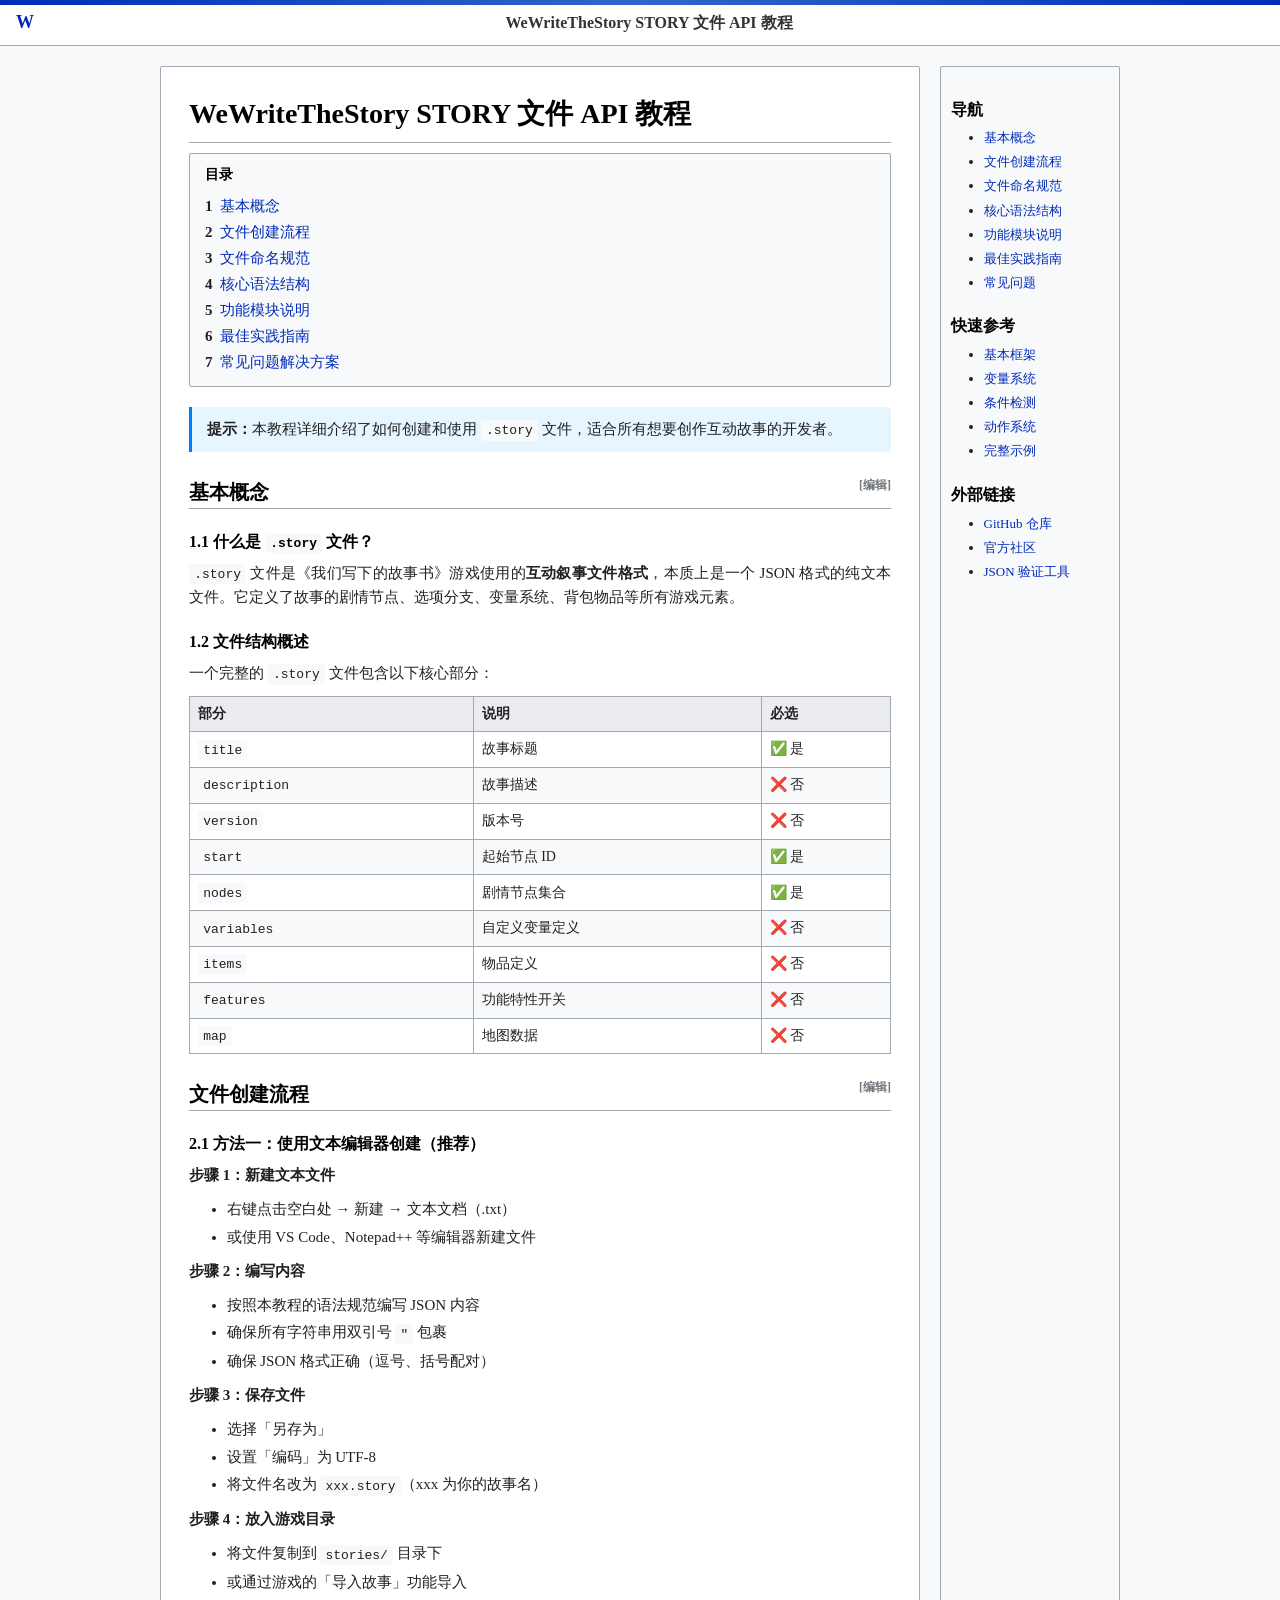
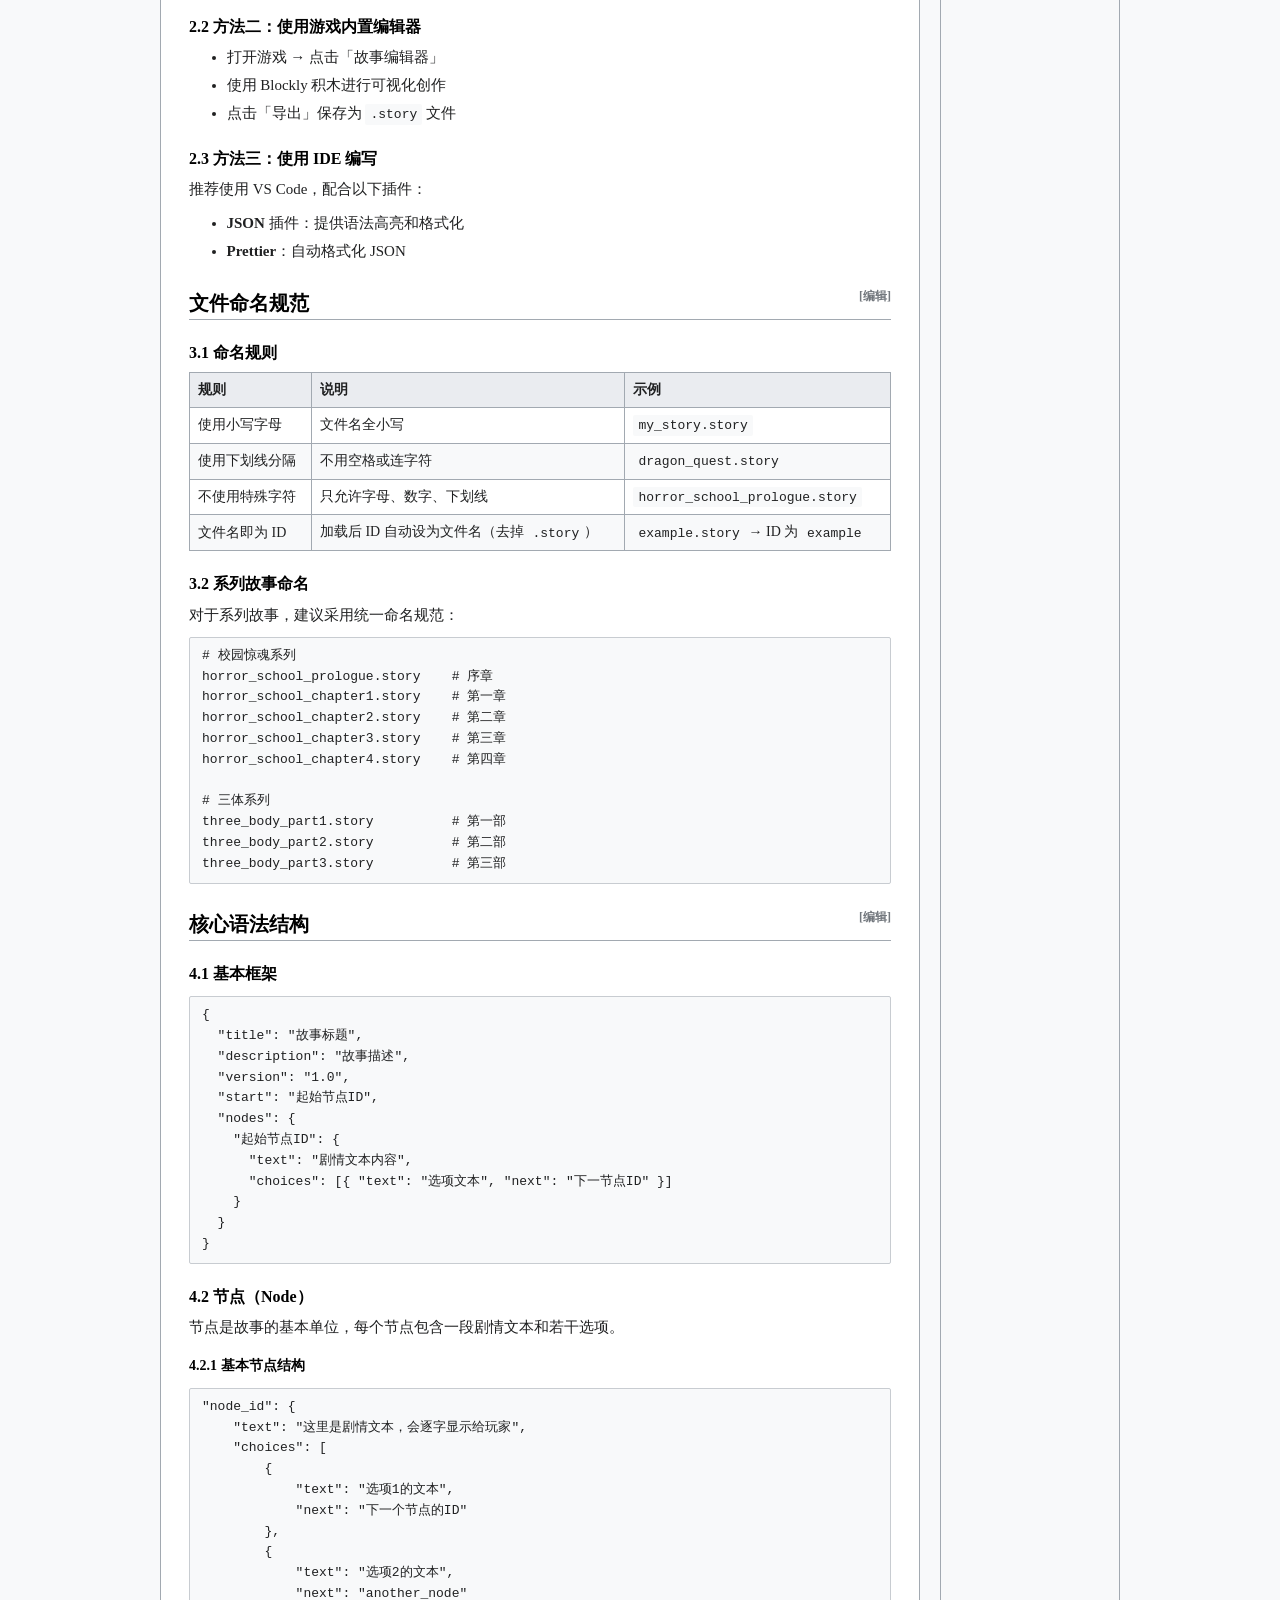
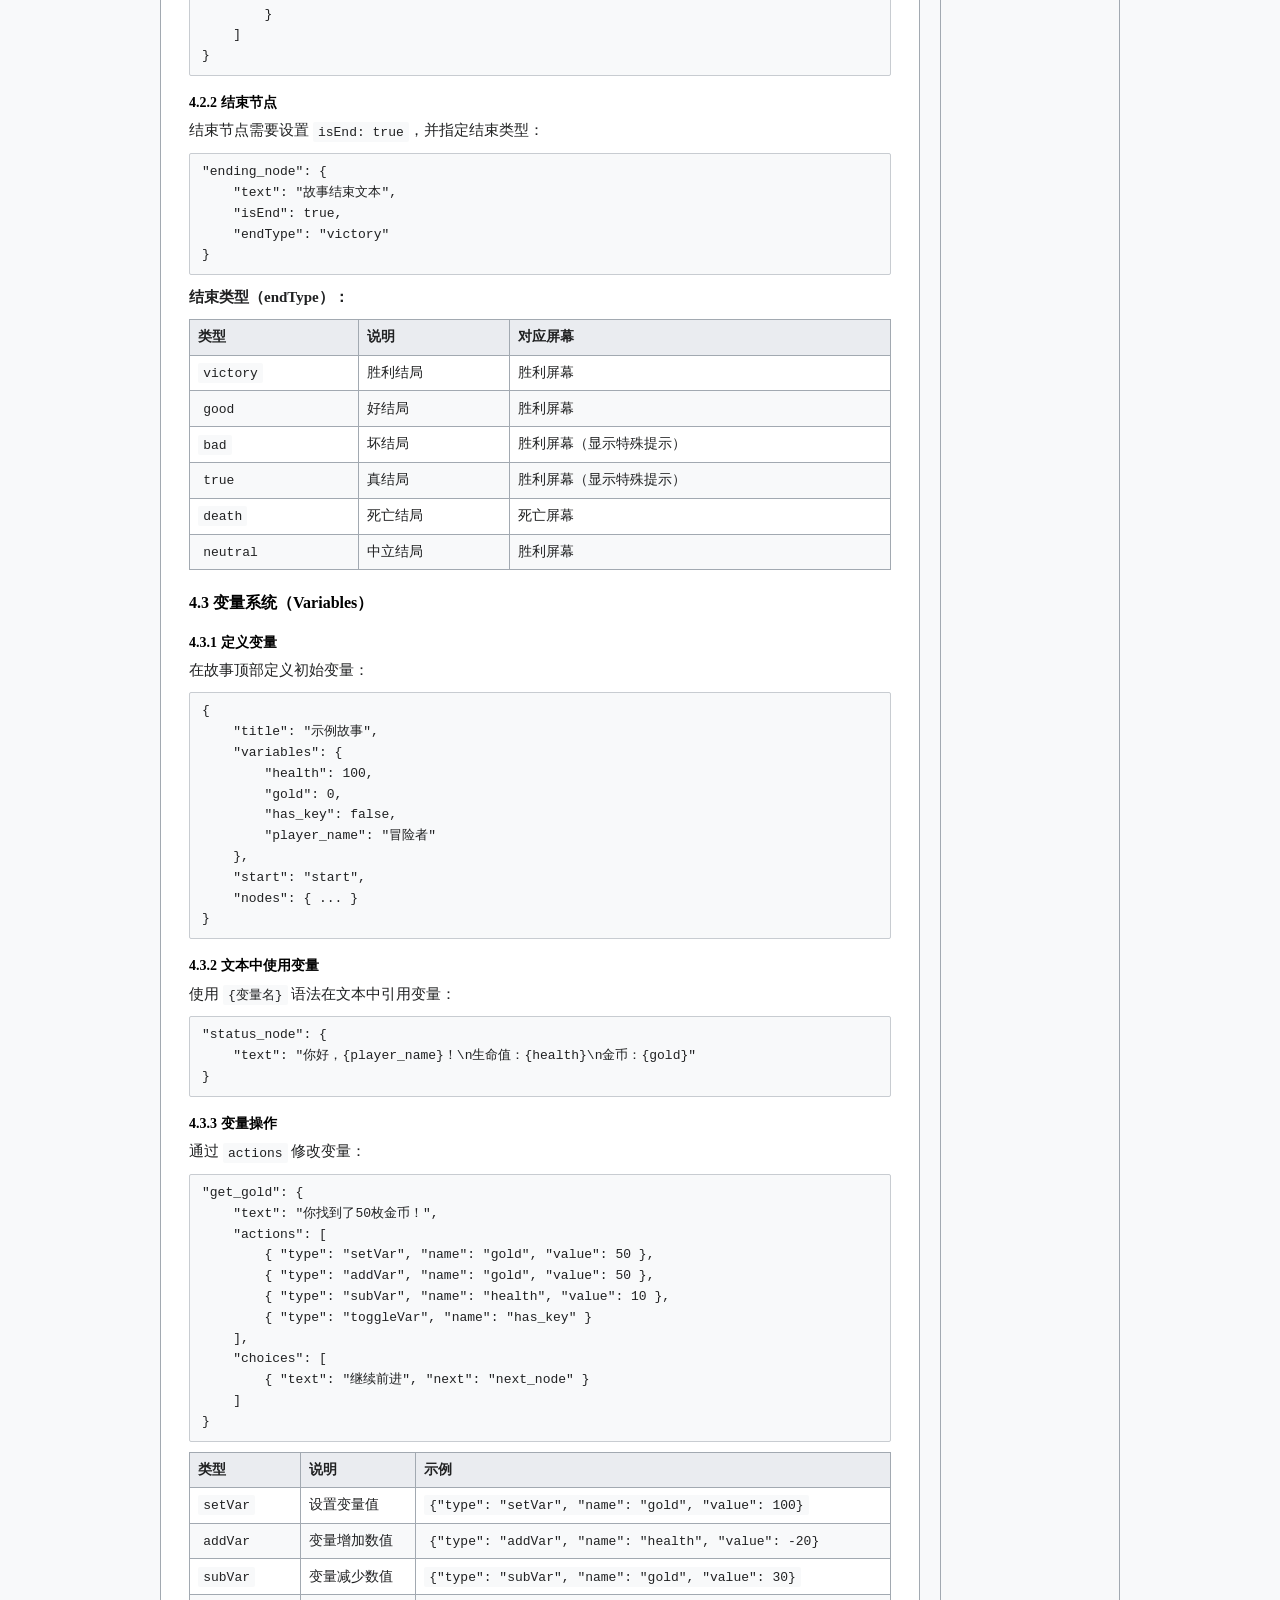
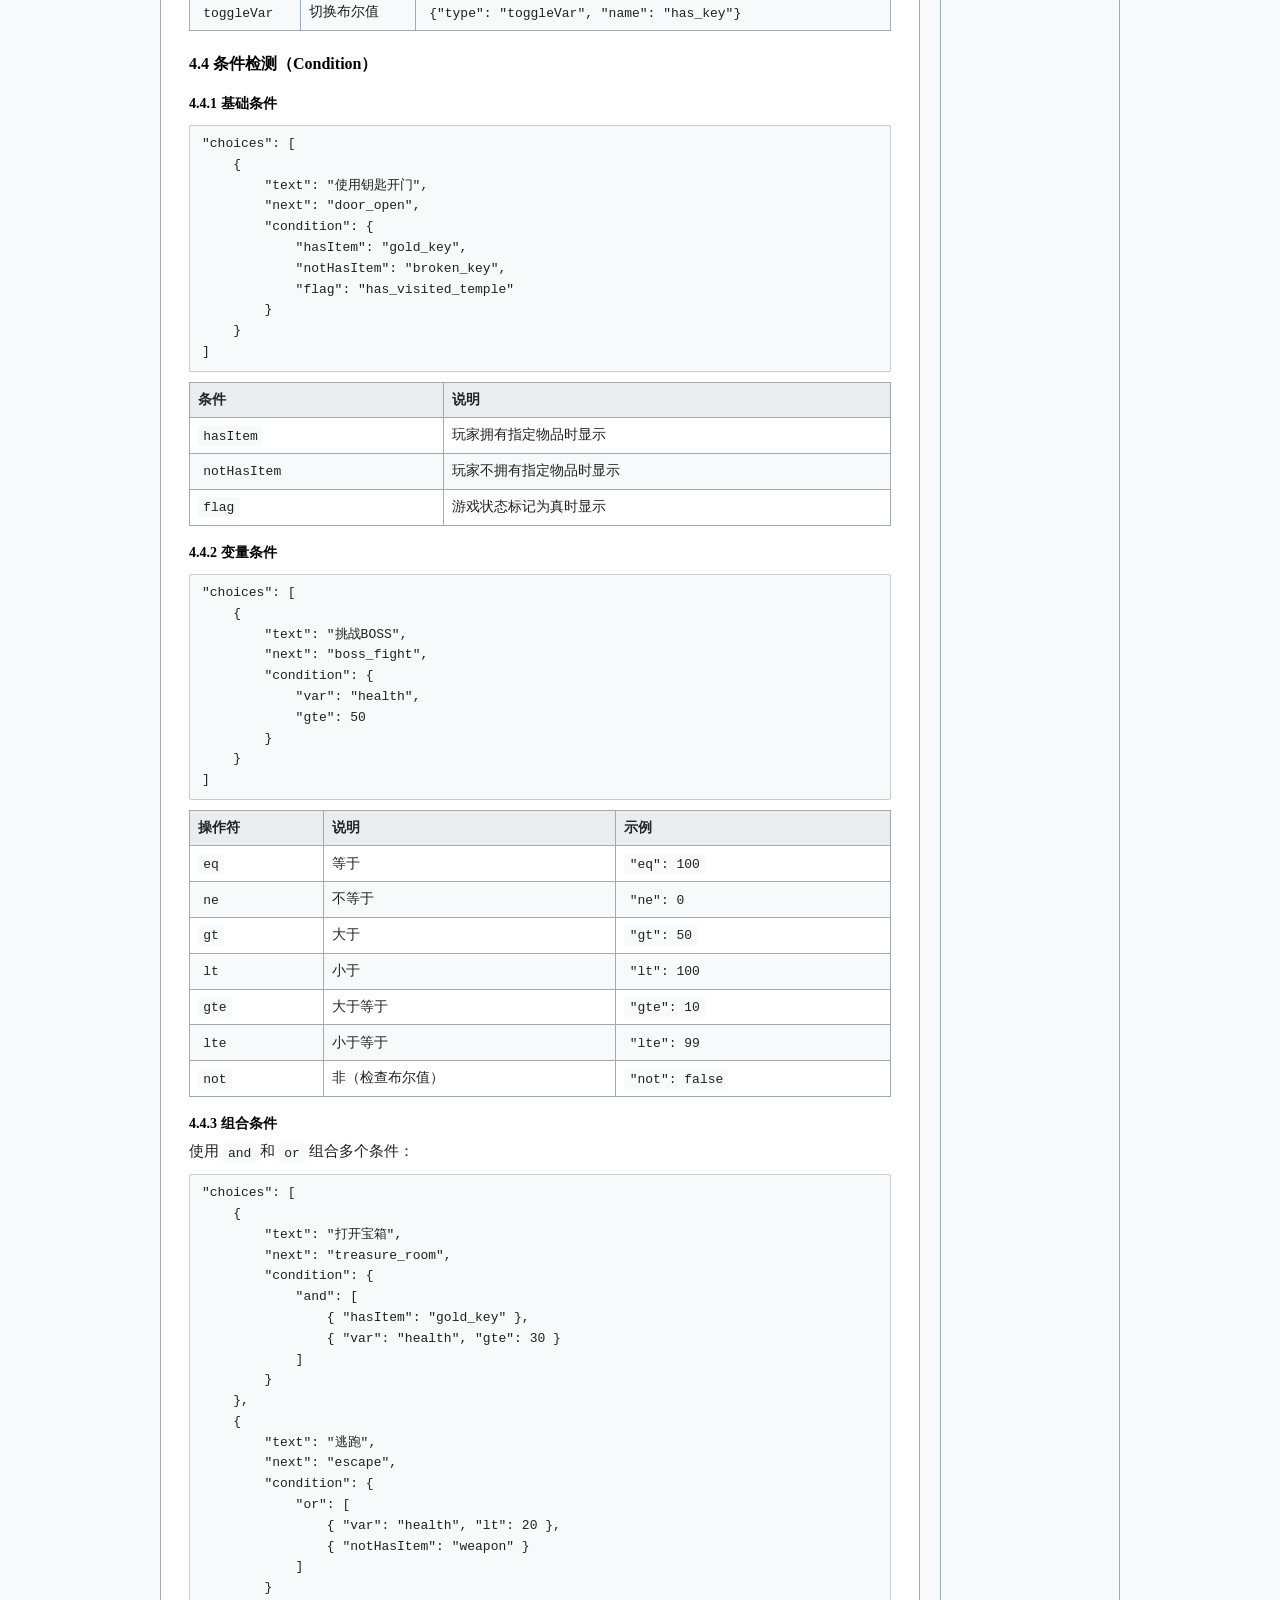
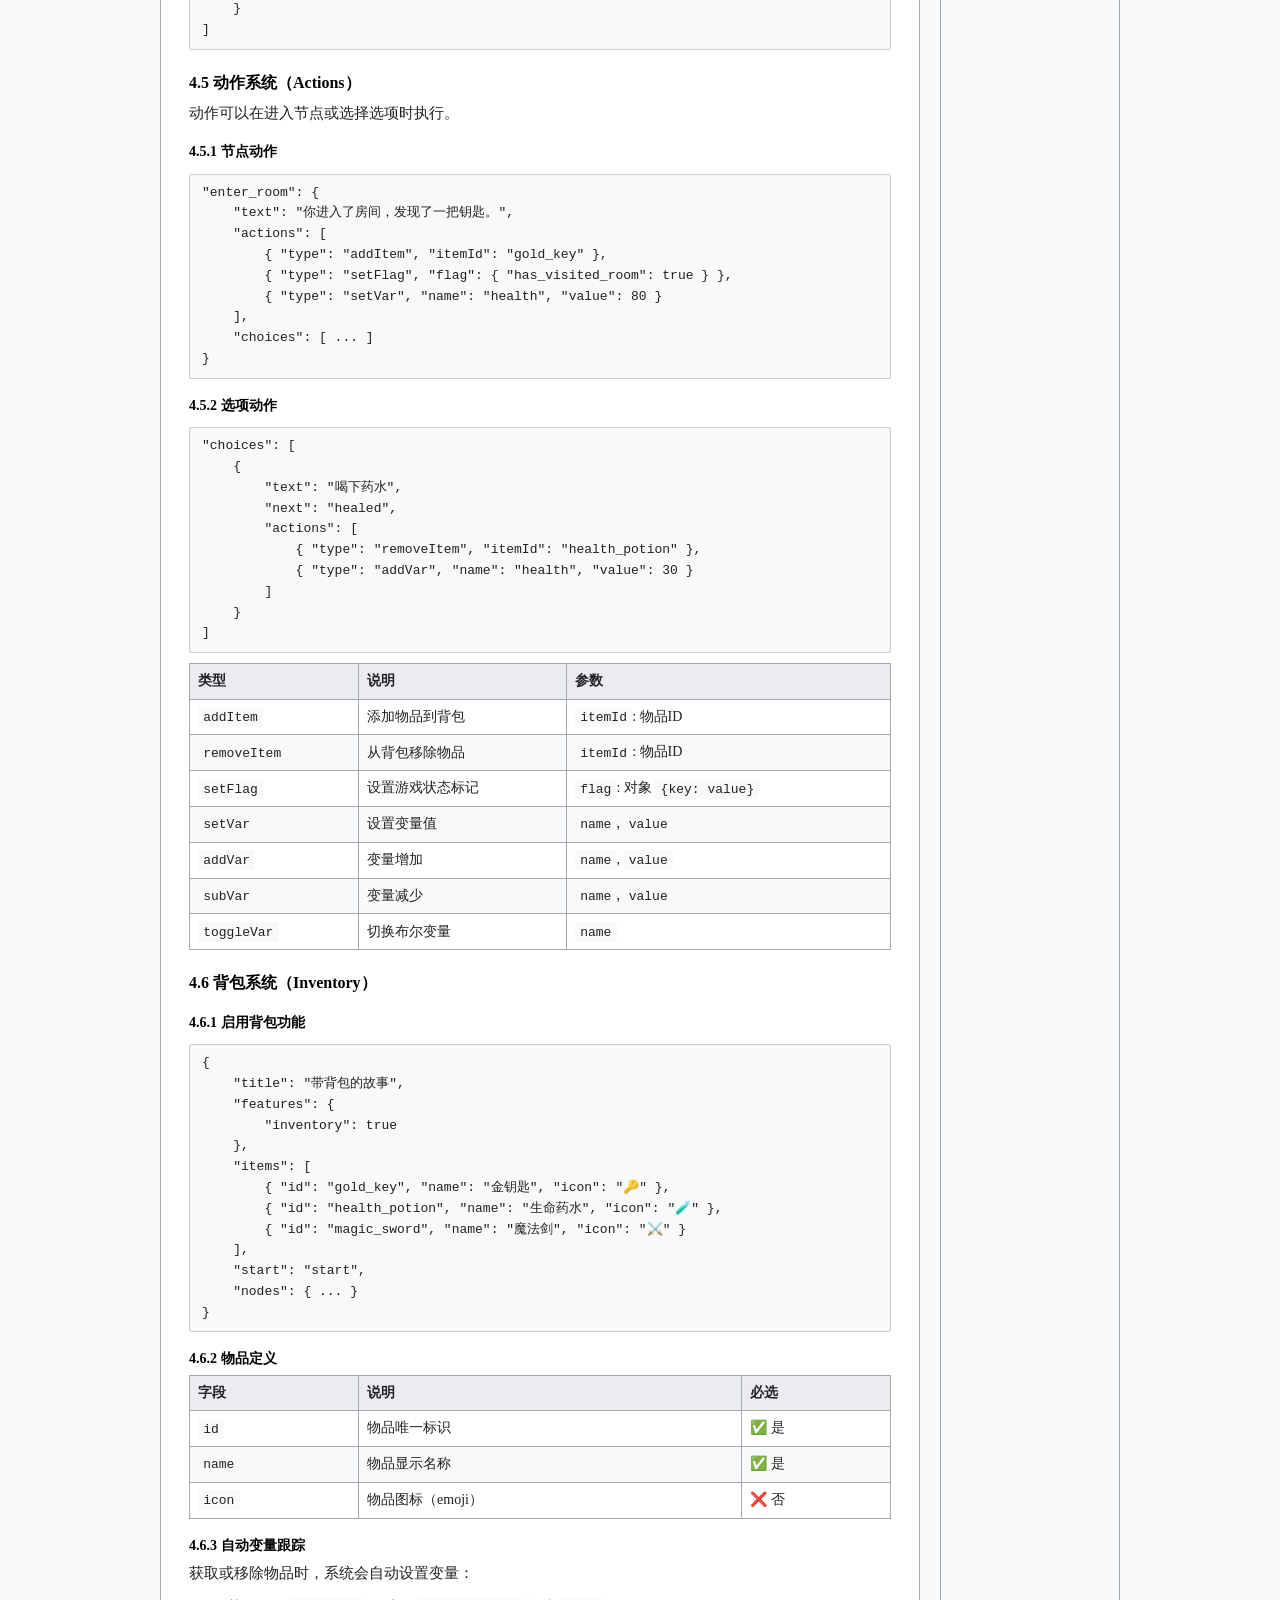
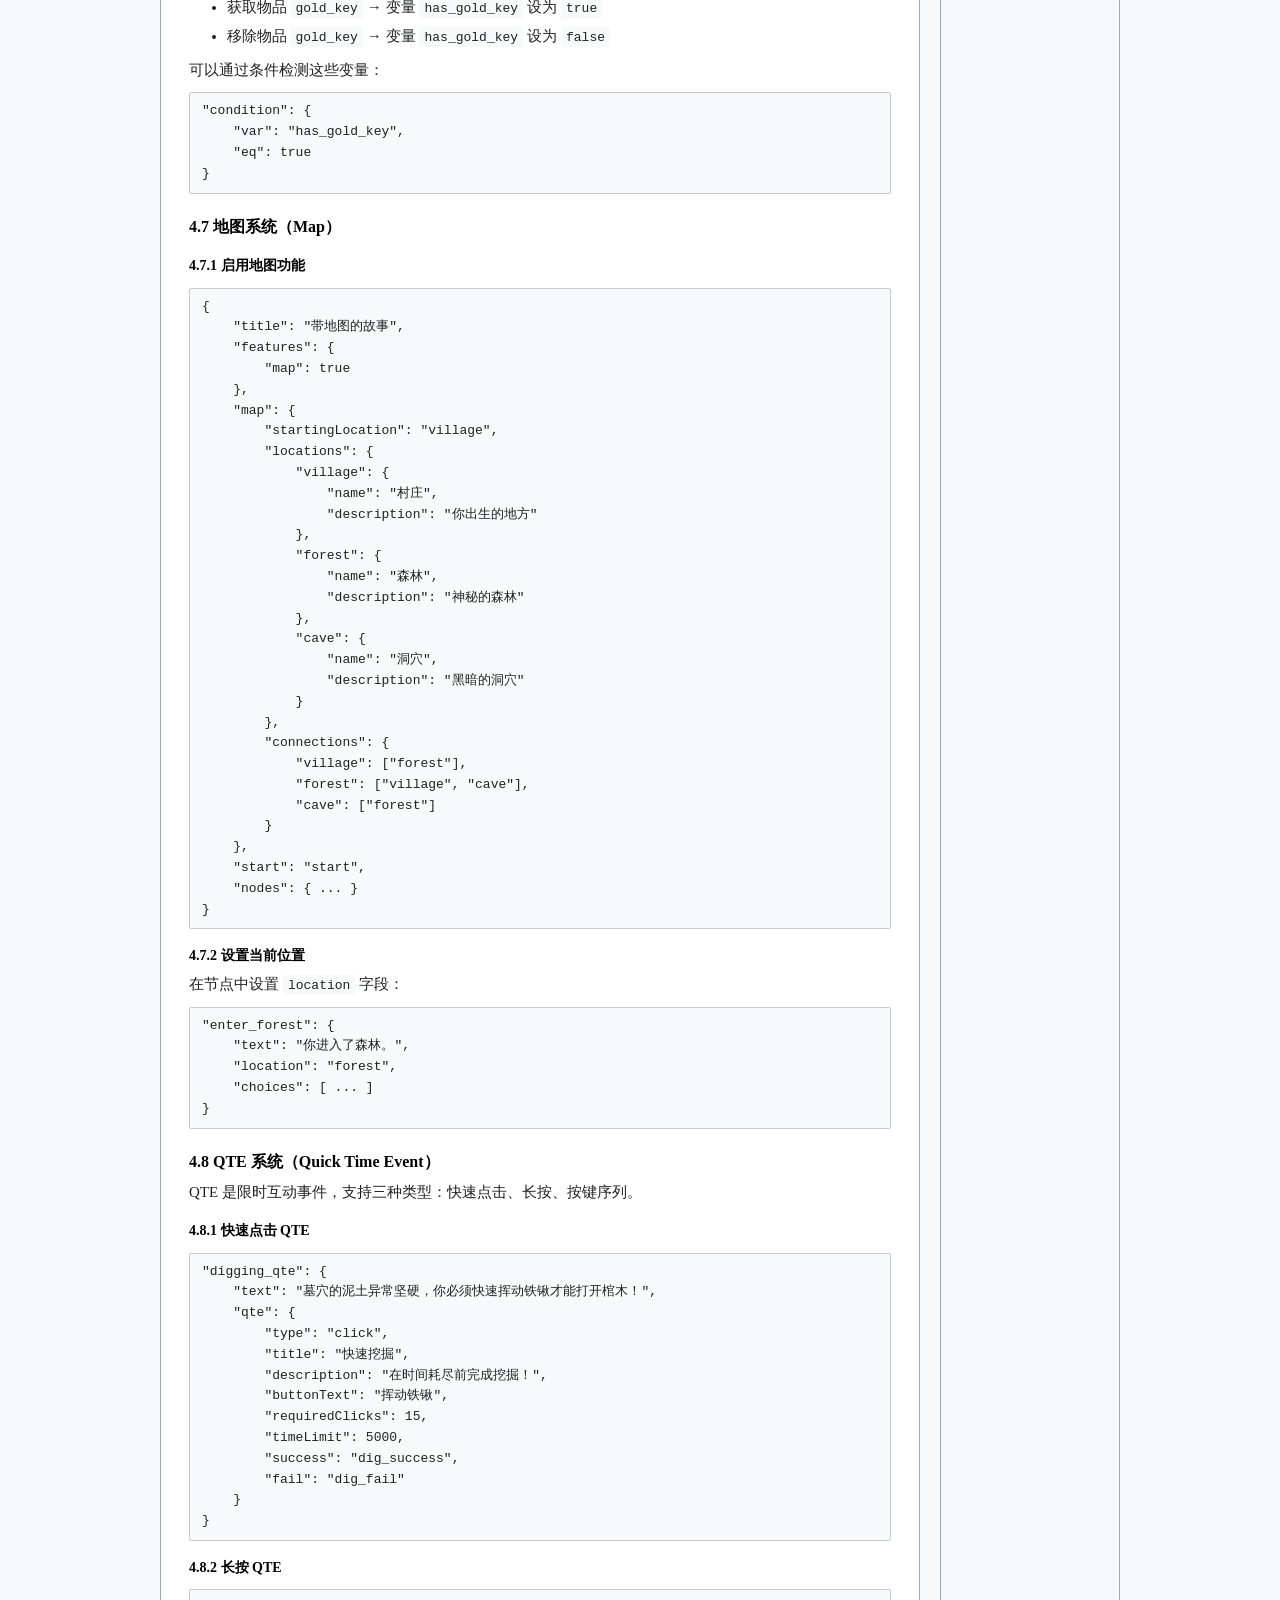
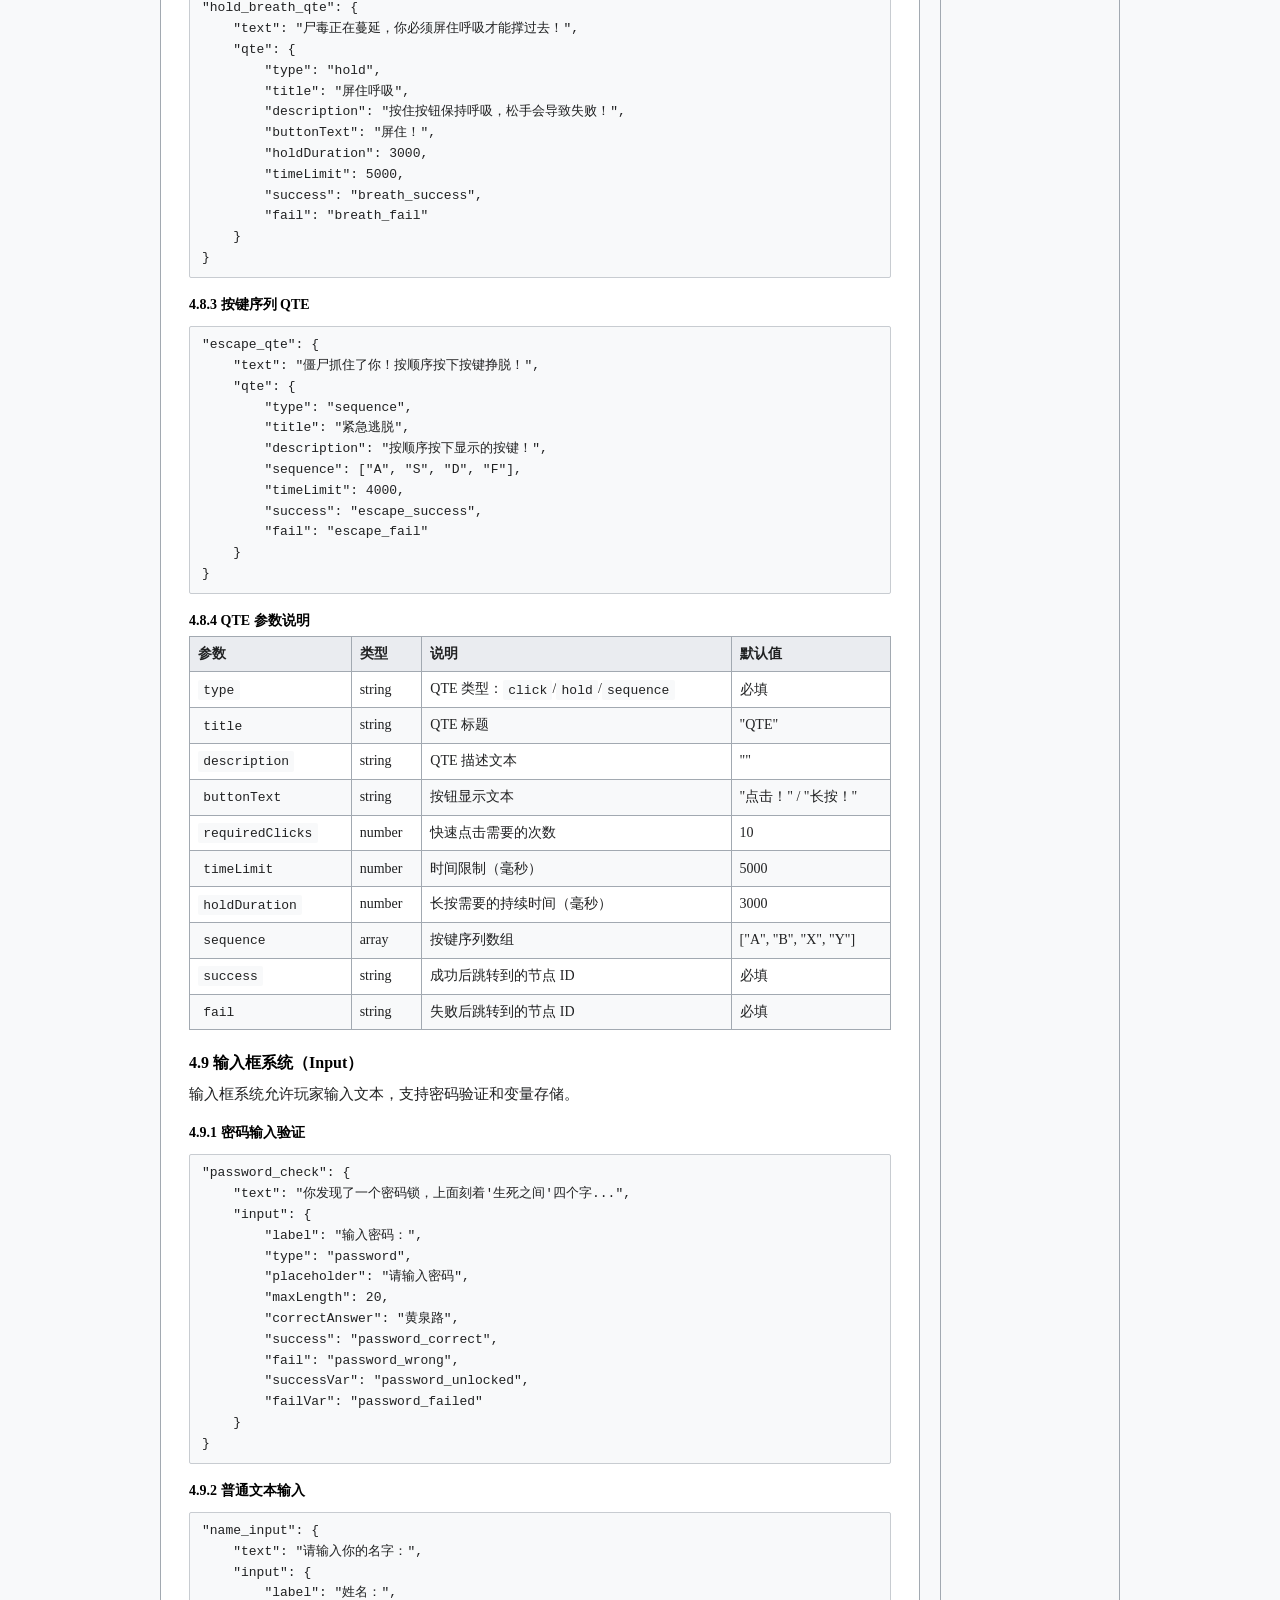
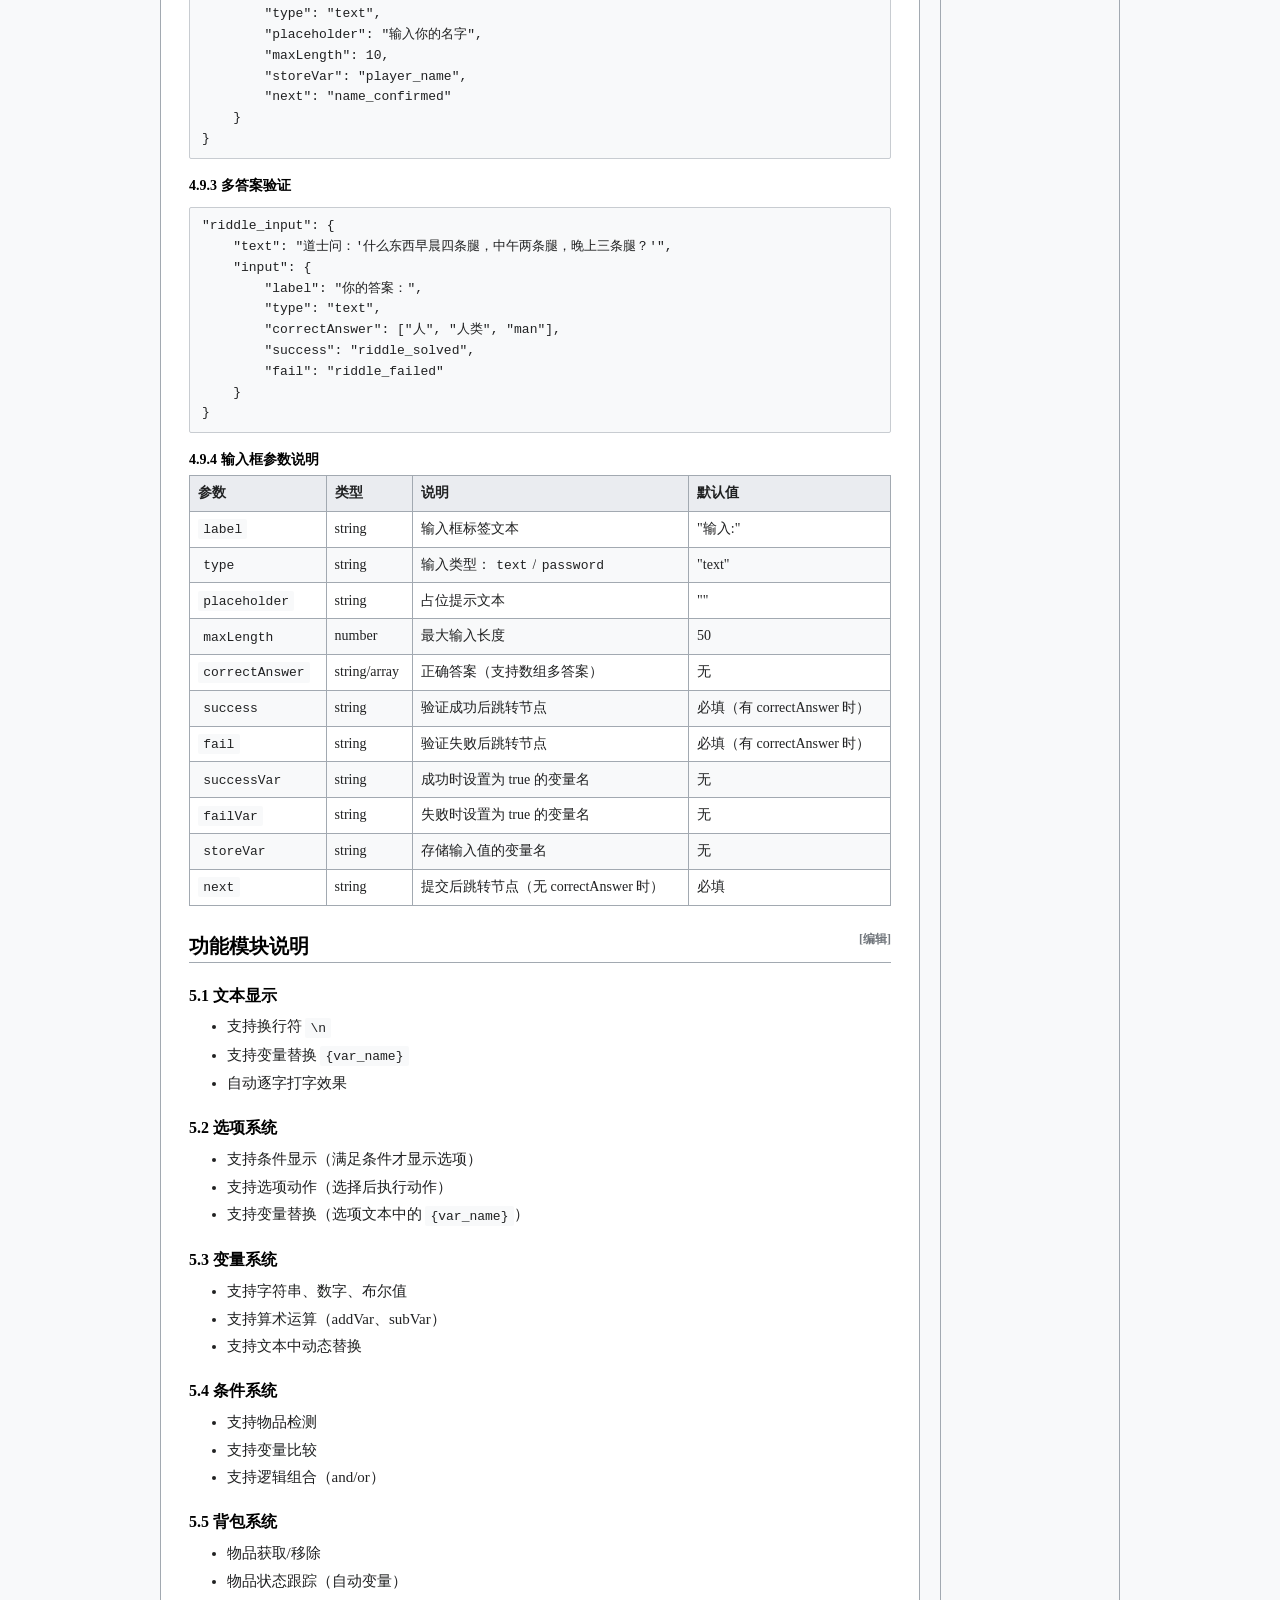
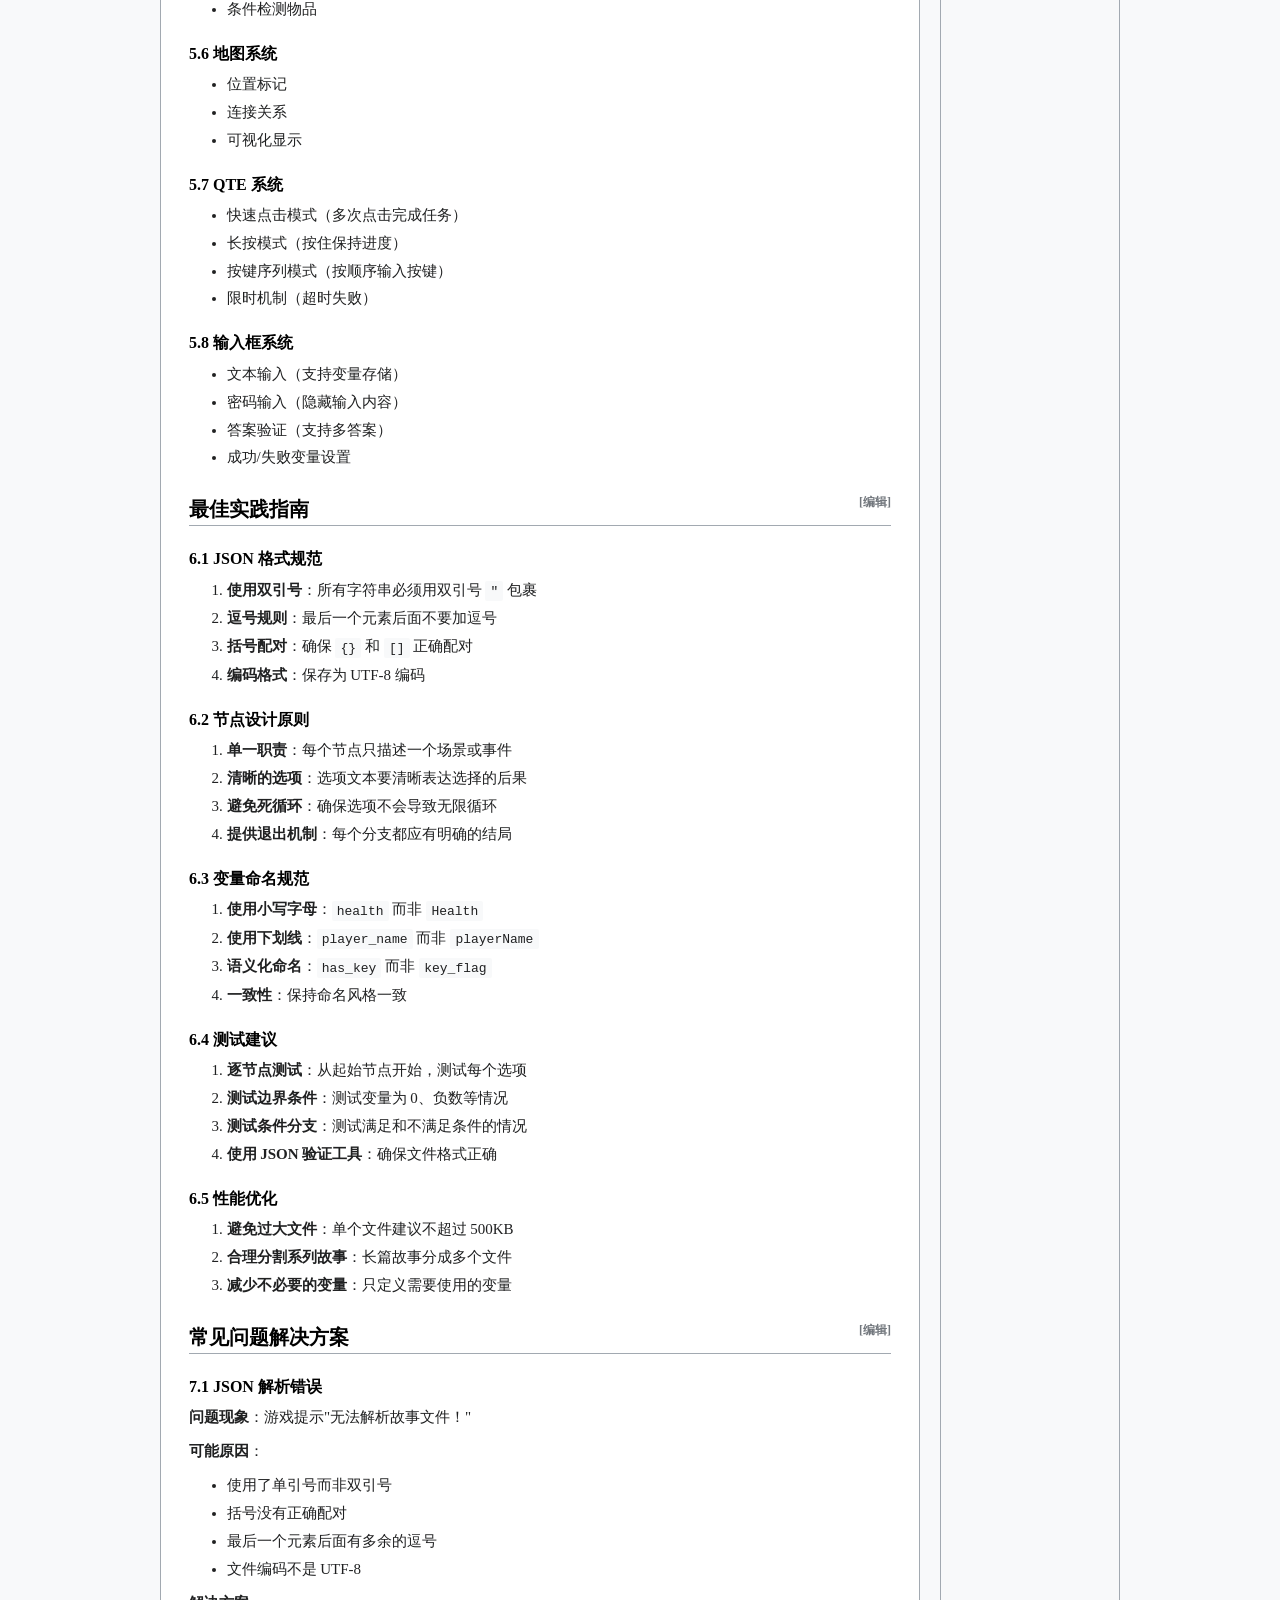
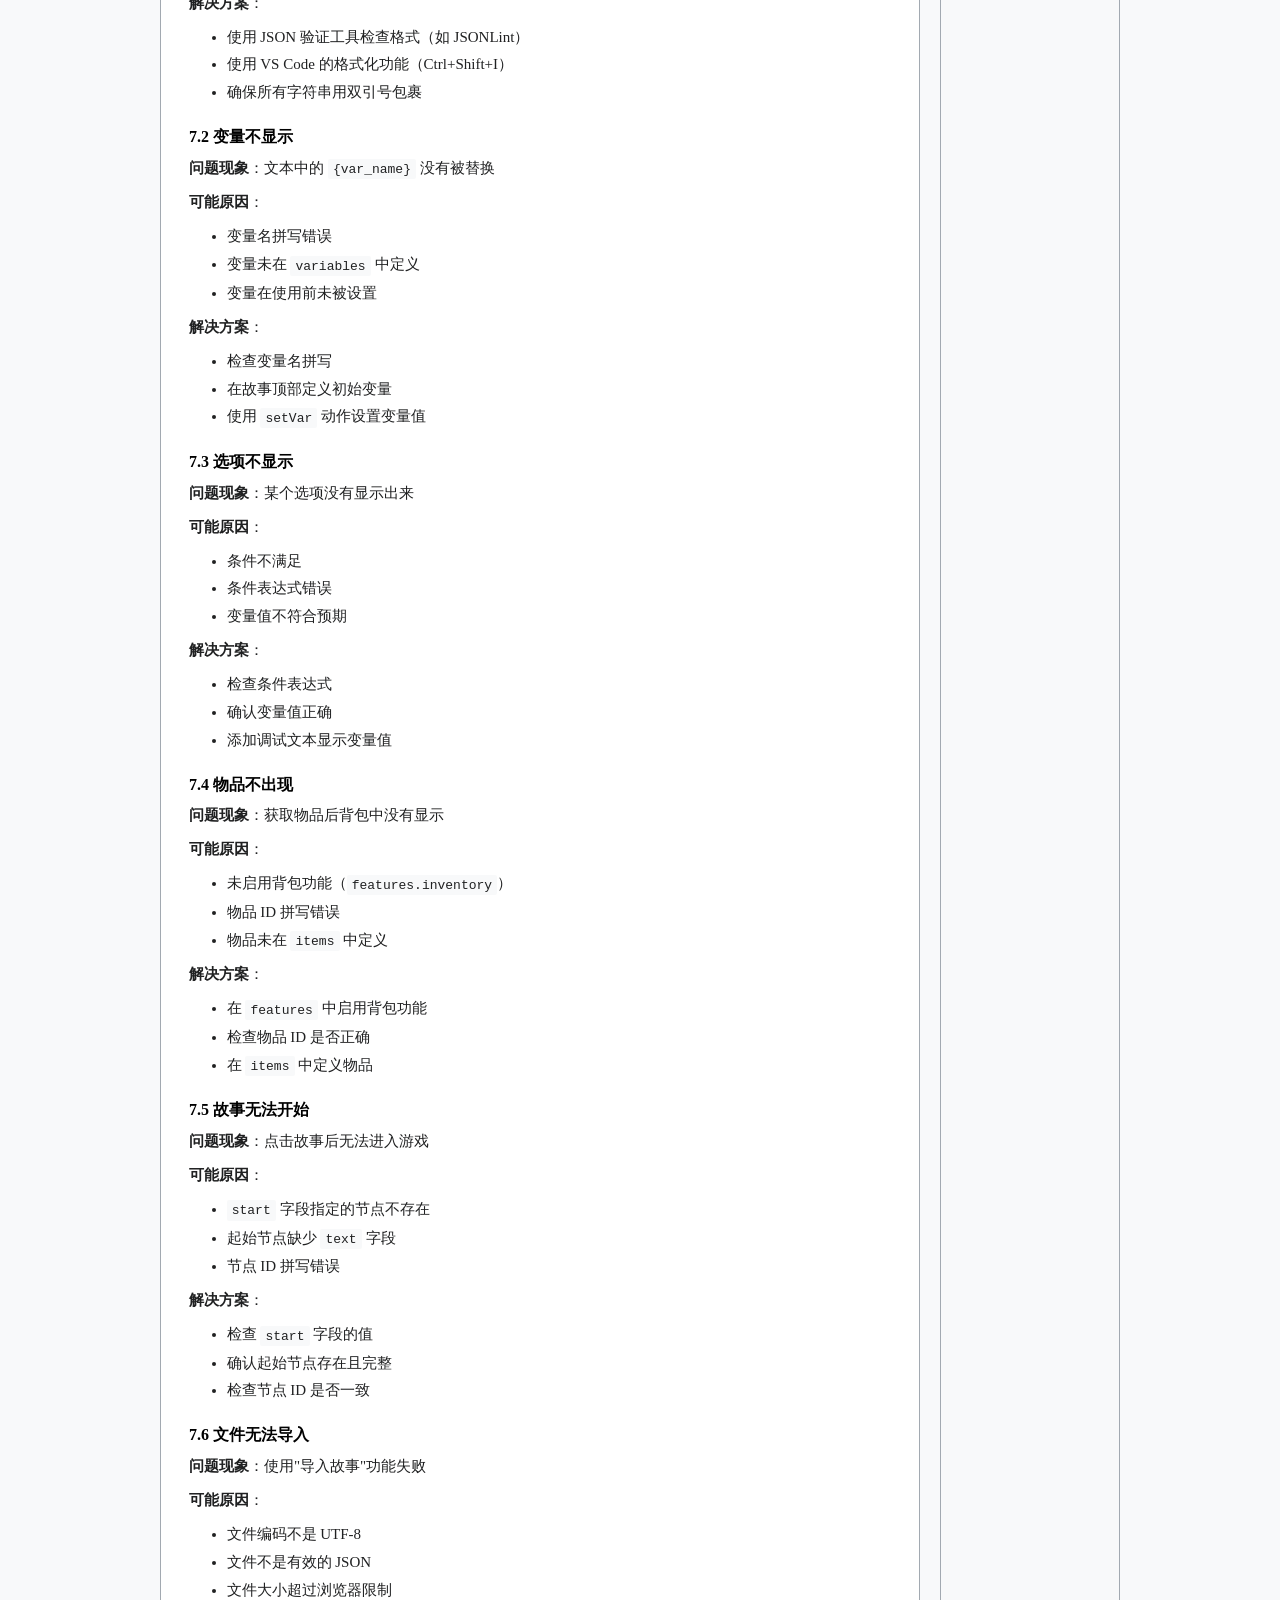
<file: WeWriteTheStory/Teaching/API/API.html>
<!doctype html>
<html lang="zh-CN">
  <head>
    <meta charset="UTF-8" />
    <meta name="viewport" content="width=device-width, initial-scale=1.0" />
    <title>WeWriteTheStory STORY 文件 API 教程 - 维基百科风格</title>
    <style>
      :root {
        --bg-color: #f8f9fa;
        --content-bg: #ffffff;
        --text-color: #202122;
        --link-color: #002bb8;
        --link-hover: #36c;
        --border-color: #a2a9b1;
        --header-bg: #eaecf0;
        --table-bg: #f8f9fa;
        --table-alt-bg: #ffffff;
        --code-bg: #f8f9fa;
        --sidebar-bg: #f8f9fa;
      }

      * {
        margin: 0;
        padding: 0;
        box-sizing: border-box;
      }

      body {
        font-family:
          "Times New Roman", "Noto Serif CJK SC", "Source Han Serif CN", serif;
        font-size: 15px;
        line-height: 1.6;
        color: var(--text-color);
        background-color: var(--bg-color);
      }

      #mw-page-base {
        position: absolute;
        top: 0;
        left: 0;
        width: 100%;
        height: 5px;
        background: linear-gradient(to right, #002bb8, #36c, #002bb8);
      }

      #mw-head {
        background: #fff;
        border-bottom: 1px solid #a2a9b1;
        padding: 8px 16px;
        display: flex;
        align-items: center;
        justify-content: space-between;
      }

      #mw-logo {
        font-size: 18px;
        font-weight: bold;
        color: #002bb8;
      }

      #mw-site-name {
        font-size: 16px;
        font-weight: bold;
        color: #333;
      }

      #content {
        max-width: 1000px;
        margin: 0 auto;
        display: flex;
        padding: 20px;
        gap: 20px;
      }

      #bodyContent {
        flex: 1;
        background: var(--content-bg);
        padding: 25px 28px;
        border: 1px solid var(--border-color);
        border-radius: 2px;
      }

      #mw-sidebar {
        width: 180px;
        background: var(--sidebar-bg);
        padding: 10px;
        border: 1px solid var(--border-color);
        border-radius: 2px;
        font-size: 13px;
      }

      .mw-body-content {
        font-size: 15px;
        line-height: 1.6;
      }

      h1 {
        font-size: 28px;
        font-weight: bold;
        margin-bottom: 10px;
        border-bottom: 1px solid #a2a9b1;
        padding-bottom: 5px;
        color: #000;
      }

      h2 {
        font-size: 20px;
        font-weight: bold;
        margin: 24px 0 8px 0;
        padding: 0;
        border-bottom: 1px solid #a2a9b1;
        color: #000;
      }

      h3 {
        font-size: 16px;
        font-weight: bold;
        margin: 20px 0 6px 0;
        color: #000;
      }

      h4 {
        font-size: 14px;
        font-weight: bold;
        margin: 16px 0 4px 0;
        color: #000;
      }

      p {
        margin-bottom: 10px;
        text-align: justify;
      }

      ul,
      ol {
        margin: 0 0 10px 2.5em;
        padding: 0;
      }

      li {
        margin-bottom: 0.25em;
      }

      a {
        color: var(--link-color);
        text-decoration: none;
      }

      a:hover {
        color: var(--link-hover);
        text-decoration: underline;
      }

      .toc {
        background: #f8f9fa;
        border: 1px solid #a2a9b1;
        padding: 10px 15px;
        margin-bottom: 20px;
        border-radius: 2px;
      }

      .toc h2 {
        font-size: 14px;
        font-weight: bold;
        margin: 0 0 8px 0;
        border: none;
        padding: 0;
      }

      .toc ul {
        margin: 0;
        padding: 0;
        list-style: none;
      }

      .toc li {
        margin: 2px 0;
      }

      .tocnumber {
        font-weight: bold;
        margin-right: 4px;
      }

      table {
        border-collapse: collapse;
        width: 100%;
        margin-bottom: 10px;
        background: var(--table-bg);
        border: 1px solid var(--border-color);
      }

      table.wikitable {
        font-size: 14px;
      }

      table.wikitable th {
        background: var(--header-bg);
        padding: 6px 8px;
        text-align: left;
        font-weight: bold;
        border: 1px solid var(--border-color);
      }

      table.wikitable td {
        padding: 6px 8px;
        border: 1px solid var(--border-color);
      }

      table.wikitable tr:nth-child(even) {
        background: var(--table-alt-bg);
      }

      table.wikitable tr:hover {
        background: #f0f4f8;
      }

      pre {
        background: var(--code-bg);
        border: 1px solid #c8ccd1;
        padding: 8px 12px;
        margin: 10px 0;
        overflow-x: auto;
        font-family: Consolas, "Courier New", monospace;
        font-size: 13px;
        border-radius: 2px;
      }

      code {
        font-family: Consolas, "Courier New", monospace;
        font-size: 13px;
        background: #f8f9fa;
        padding: 0.2em 0.4em;
        border-radius: 2px;
      }

      blockquote {
        margin: 10px 0;
        padding: 5px 15px;
        border-left: 3px solid #ccc;
        background: #f9f9f9;
        color: #555;
      }

      .mw-warning {
        background: #fff3cd;
        border-left: 3px solid #ffc107;
        padding: 10px 15px;
        margin: 15px 0;
        border-radius: 0 3px 3px 0;
      }

      .mw-note {
        background: #e7f5ff;
        border-left: 3px solid #007bff;
        padding: 10px 15px;
        margin: 15px 0;
        border-radius: 0 3px 3px 0;
      }

      .mw-success {
        background: #d4edda;
        border-left: 3px solid #28a745;
        padding: 10px 15px;
        margin: 15px 0;
        border-radius: 0 3px 3px 0;
      }

      .mw-todo {
        background: #fff3cd;
        border: 1px solid #ffeeba;
        padding: 8px;
        margin: 10px 0;
        border-radius: 2px;
      }

      .mw-todo input[type="checkbox"] {
        margin-right: 8px;
      }

      .reference {
        font-size: 12px;
        vertical-align: super;
      }

      .navbox {
        margin: 20px 0;
        padding: 5px;
        border: 1px solid #a2a9b1;
        background: #f8f9fa;
      }

      .navbox-title {
        font-weight: bold;
        text-align: center;
        padding: 5px;
        background: #eaecf0;
        border-bottom: 1px solid #a2a9b1;
      }

      .navbox-group {
        padding: 5px 10px;
      }

      .navbox-group-title {
        font-weight: bold;
        margin-bottom: 3px;
      }

      #footer {
        background: #f8f9fa;
        border-top: 1px solid #a2a9b1;
        padding: 15px;
        text-align: center;
        font-size: 12px;
        color: #555;
        margin-top: 20px;
      }

      .mw-editsection {
        font-size: 12px;
        float: right;
        margin-left: 10px;
        color: #72777d;
      }

      .mw-editsection a {
        color: #72777d;
      }

      .mw-editsection a:hover {
        color: #36c;
      }

      @media (max-width: 800px) {
        #content {
          flex-direction: column;
        }
        #mw-sidebar {
          width: 100%;
          order: 2;
        }
        #bodyContent {
          order: 1;
        }
      }
    </style>
  </head>
  <body>
    <div id="mw-page-base"></div>

    <div id="mw-head">
      <div id="mw-logo">W</div>
      <div id="mw-site-name">WeWriteTheStory STORY 文件 API 教程</div>
      <div id="mw-user-tools"></div>
    </div>

    <div id="content">
      <div id="bodyContent">
        <div class="mw-body-content">
          <h1>WeWriteTheStory STORY 文件 API 教程</h1>

          <div class="toc" id="toc">
            <h2>目录</h2>
            <ul>
              <li class="toclevel-1 tocsection-1">
                <span class="tocnumber">1</span>
                <a href="#基本概念"><span class="toctext">基本概念</span></a>
              </li>
              <li class="toclevel-1 tocsection-2">
                <span class="tocnumber">2</span>
                <a href="#文件创建流程"
                  ><span class="toctext">文件创建流程</span></a
                >
              </li>
              <li class="toclevel-1 tocsection-3">
                <span class="tocnumber">3</span>
                <a href="#文件命名规范"
                  ><span class="toctext">文件命名规范</span></a
                >
              </li>
              <li class="toclevel-1 tocsection-4">
                <span class="tocnumber">4</span>
                <a href="#核心语法结构"
                  ><span class="toctext">核心语法结构</span></a
                >
              </li>
              <li class="toclevel-1 tocsection-5">
                <span class="tocnumber">5</span>
                <a href="#功能模块说明"
                  ><span class="toctext">功能模块说明</span></a
                >
              </li>
              <li class="toclevel-1 tocsection-6">
                <span class="tocnumber">6</span>
                <a href="#最佳实践指南"
                  ><span class="toctext">最佳实践指南</span></a
                >
              </li>
              <li class="toclevel-1 tocsection-7">
                <span class="tocnumber">7</span>
                <a href="#常见问题解决方案"
                  ><span class="toctext">常见问题解决方案</span></a
                >
              </li>
            </ul>
          </div>

          <div class="mw-note">
            <strong>提示：</strong>本教程详细介绍了如何创建和使用
            <code>.story</code> 文件，适合所有想要创作互动故事的开发者。
          </div>

          <h2 id="基本概念">
            <span class="mw-editsection"><a href="#">[编辑]</a></span
            >基本概念
          </h2>

          <h3 id="什么是story文件">1.1 什么是 <code>.story</code> 文件？</h3>

          <p>
            <code>.story</code>
            文件是《我们写下的故事书》游戏使用的<strong>互动叙事文件格式</strong>，本质上是一个
            JSON
            格式的纯文本文件。它定义了故事的剧情节点、选项分支、变量系统、背包物品等所有游戏元素。
          </p>

          <h3 id="文件结构概述">1.2 文件结构概述</h3>

          <p>一个完整的 <code>.story</code> 文件包含以下核心部分：</p>

          <table class="wikitable">
            <tr>
              <th>部分</th>
              <th>说明</th>
              <th>必选</th>
            </tr>
            <tr>
              <td><code>title</code></td>
              <td>故事标题</td>
              <td>✅ 是</td>
            </tr>
            <tr>
              <td><code>description</code></td>
              <td>故事描述</td>
              <td>❌ 否</td>
            </tr>
            <tr>
              <td><code>version</code></td>
              <td>版本号</td>
              <td>❌ 否</td>
            </tr>
            <tr>
              <td><code>start</code></td>
              <td>起始节点 ID</td>
              <td>✅ 是</td>
            </tr>
            <tr>
              <td><code>nodes</code></td>
              <td>剧情节点集合</td>
              <td>✅ 是</td>
            </tr>
            <tr>
              <td><code>variables</code></td>
              <td>自定义变量定义</td>
              <td>❌ 否</td>
            </tr>
            <tr>
              <td><code>items</code></td>
              <td>物品定义</td>
              <td>❌ 否</td>
            </tr>
            <tr>
              <td><code>features</code></td>
              <td>功能特性开关</td>
              <td>❌ 否</td>
            </tr>
            <tr>
              <td><code>map</code></td>
              <td>地图数据</td>
              <td>❌ 否</td>
            </tr>
          </table>

          <h2 id="文件创建流程">
            <span class="mw-editsection"><a href="#">[编辑]</a></span
            >文件创建流程
          </h2>

          <h3 id="方法一">2.1 方法一：使用文本编辑器创建（推荐）</h3>

          <p><strong>步骤 1：新建文本文件</strong></p>
          <ul>
            <li>右键点击空白处 → 新建 → 文本文档（.txt）</li>
            <li>或使用 VS Code、Notepad++ 等编辑器新建文件</li>
          </ul>

          <p><strong>步骤 2：编写内容</strong></p>
          <ul>
            <li>按照本教程的语法规范编写 JSON 内容</li>
            <li>确保所有字符串用双引号 <code>"</code> 包裹</li>
            <li>确保 JSON 格式正确（逗号、括号配对）</li>
          </ul>

          <p><strong>步骤 3：保存文件</strong></p>
          <ul>
            <li>选择「另存为」</li>
            <li>设置「编码」为 UTF-8</li>
            <li>将文件名改为 <code>xxx.story</code>（xxx 为你的故事名）</li>
          </ul>

          <p><strong>步骤 4：放入游戏目录</strong></p>
          <ul>
            <li>将文件复制到 <code>stories/</code> 目录下</li>
            <li>或通过游戏的「导入故事」功能导入</li>
          </ul>

          <h3 id="方法二">2.2 方法二：使用游戏内置编辑器</h3>
          <ul>
            <li>打开游戏 → 点击「故事编辑器」</li>
            <li>使用 Blockly 积木进行可视化创作</li>
            <li>点击「导出」保存为 <code>.story</code> 文件</li>
          </ul>

          <h3 id="方法三">2.3 方法三：使用 IDE 编写</h3>
          <p>推荐使用 VS Code，配合以下插件：</p>
          <ul>
            <li><strong>JSON</strong> 插件：提供语法高亮和格式化</li>
            <li><strong>Prettier</strong>：自动格式化 JSON</li>
          </ul>

          <h2 id="文件命名规范">
            <span class="mw-editsection"><a href="#">[编辑]</a></span
            >文件命名规范
          </h2>

          <h3 id="命名规则">3.1 命名规则</h3>

          <table class="wikitable">
            <tr>
              <th>规则</th>
              <th>说明</th>
              <th>示例</th>
            </tr>
            <tr>
              <td>使用小写字母</td>
              <td>文件名全小写</td>
              <td><code>my_story.story</code></td>
            </tr>
            <tr>
              <td>使用下划线分隔</td>
              <td>不用空格或连字符</td>
              <td><code>dragon_quest.story</code></td>
            </tr>
            <tr>
              <td>不使用特殊字符</td>
              <td>只允许字母、数字、下划线</td>
              <td><code>horror_school_prologue.story</code></td>
            </tr>
            <tr>
              <td>文件名即为 ID</td>
              <td>加载后 ID 自动设为文件名（去掉 <code>.story</code>）</td>
              <td><code>example.story</code> → ID 为 <code>example</code></td>
            </tr>
          </table>

          <h3 id="系列故事命名">3.2 系列故事命名</h3>

          <p>对于系列故事，建议采用统一命名规范：</p>

          <pre>
# 校园惊魂系列
horror_school_prologue.story    # 序章
horror_school_chapter1.story    # 第一章
horror_school_chapter2.story    # 第二章
horror_school_chapter3.story    # 第三章
horror_school_chapter4.story    # 第四章

# 三体系列
three_body_part1.story          # 第一部
three_body_part2.story          # 第二部
three_body_part3.story          # 第三部</pre
          >

          <h2 id="核心语法结构">
            <span class="mw-editsection"><a href="#">[编辑]</a></span
            >核心语法结构
          </h2>

          <h3 id="基本框架">4.1 基本框架</h3>

          <pre>
{
  "title": "故事标题",
  "description": "故事描述",
  "version": "1.0",
  "start": "起始节点ID",
  "nodes": {
    "起始节点ID": {
      "text": "剧情文本内容",
      "choices": [{ "text": "选项文本", "next": "下一节点ID" }]
    }
  }
}</pre
          >

          <h3 id="节点">4.2 节点（Node）</h3>

          <p>节点是故事的基本单位，每个节点包含一段剧情文本和若干选项。</p>

          <h4 id="基本节点结构">4.2.1 基本节点结构</h4>

          <pre>
"node_id": {
    "text": "这里是剧情文本，会逐字显示给玩家",
    "choices": [
        {
            "text": "选项1的文本",
            "next": "下一个节点的ID"
        },
        {
            "text": "选项2的文本",
            "next": "another_node"
        }
    ]
}</pre
          >

          <h4 id="结束节点">4.2.2 结束节点</h4>

          <p>结束节点需要设置 <code>isEnd: true</code>，并指定结束类型：</p>

          <pre>
"ending_node": {
    "text": "故事结束文本",
    "isEnd": true,
    "endType": "victory"
}</pre
          >

          <p><strong>结束类型（endType）：</strong></p>

          <table class="wikitable">
            <tr>
              <th>类型</th>
              <th>说明</th>
              <th>对应屏幕</th>
            </tr>
            <tr>
              <td><code>victory</code></td>
              <td>胜利结局</td>
              <td>胜利屏幕</td>
            </tr>
            <tr>
              <td><code>good</code></td>
              <td>好结局</td>
              <td>胜利屏幕</td>
            </tr>
            <tr>
              <td><code>bad</code></td>
              <td>坏结局</td>
              <td>胜利屏幕（显示特殊提示）</td>
            </tr>
            <tr>
              <td><code>true</code></td>
              <td>真结局</td>
              <td>胜利屏幕（显示特殊提示）</td>
            </tr>
            <tr>
              <td><code>death</code></td>
              <td>死亡结局</td>
              <td>死亡屏幕</td>
            </tr>
            <tr>
              <td><code>neutral</code></td>
              <td>中立结局</td>
              <td>胜利屏幕</td>
            </tr>
          </table>

          <h3 id="变量系统">4.3 变量系统（Variables）</h3>

          <h4 id="定义变量">4.3.1 定义变量</h4>

          <p>在故事顶部定义初始变量：</p>

          <pre>
{
    "title": "示例故事",
    "variables": {
        "health": 100,
        "gold": 0,
        "has_key": false,
        "player_name": "冒险者"
    },
    "start": "start",
    "nodes": { ... }
}</pre
          >

          <h4 id="使用变量">4.3.2 文本中使用变量</h4>

          <p>使用 <code>{变量名}</code> 语法在文本中引用变量：</p>

          <pre>
"status_node": {
    "text": "你好，{player_name}！\n生命值：{health}\n金币：{gold}"
}</pre
          >

          <h4 id="变量操作">4.3.3 变量操作</h4>

          <p>通过 <code>actions</code> 修改变量：</p>

          <pre>
"get_gold": {
    "text": "你找到了50枚金币！",
    "actions": [
        { "type": "setVar", "name": "gold", "value": 50 },
        { "type": "addVar", "name": "gold", "value": 50 },
        { "type": "subVar", "name": "health", "value": 10 },
        { "type": "toggleVar", "name": "has_key" }
    ],
    "choices": [
        { "text": "继续前进", "next": "next_node" }
    ]
}</pre
          >

          <table class="wikitable">
            <tr>
              <th>类型</th>
              <th>说明</th>
              <th>示例</th>
            </tr>
            <tr>
              <td><code>setVar</code></td>
              <td>设置变量值</td>
              <td>
                <code>{"type": "setVar", "name": "gold", "value": 100}</code>
              </td>
            </tr>
            <tr>
              <td><code>addVar</code></td>
              <td>变量增加数值</td>
              <td>
                <code>{"type": "addVar", "name": "health", "value": -20}</code>
              </td>
            </tr>
            <tr>
              <td><code>subVar</code></td>
              <td>变量减少数值</td>
              <td>
                <code>{"type": "subVar", "name": "gold", "value": 30}</code>
              </td>
            </tr>
            <tr>
              <td><code>toggleVar</code></td>
              <td>切换布尔值</td>
              <td><code>{"type": "toggleVar", "name": "has_key"}</code></td>
            </tr>
          </table>

          <h3 id="条件检测">4.4 条件检测（Condition）</h3>

          <h4 id="基础条件">4.4.1 基础条件</h4>

          <pre>
"choices": [
    {
        "text": "使用钥匙开门",
        "next": "door_open",
        "condition": {
            "hasItem": "gold_key",
            "notHasItem": "broken_key",
            "flag": "has_visited_temple"
        }
    }
]</pre
          >

          <table class="wikitable">
            <tr>
              <th>条件</th>
              <th>说明</th>
            </tr>
            <tr>
              <td><code>hasItem</code></td>
              <td>玩家拥有指定物品时显示</td>
            </tr>
            <tr>
              <td><code>notHasItem</code></td>
              <td>玩家不拥有指定物品时显示</td>
            </tr>
            <tr>
              <td><code>flag</code></td>
              <td>游戏状态标记为真时显示</td>
            </tr>
          </table>

          <h4 id="变量条件">4.4.2 变量条件</h4>

          <pre>
"choices": [
    {
        "text": "挑战BOSS",
        "next": "boss_fight",
        "condition": {
            "var": "health",
            "gte": 50
        }
    }
]</pre
          >

          <table class="wikitable">
            <tr>
              <th>操作符</th>
              <th>说明</th>
              <th>示例</th>
            </tr>
            <tr>
              <td><code>eq</code></td>
              <td>等于</td>
              <td><code>"eq": 100</code></td>
            </tr>
            <tr>
              <td><code>ne</code></td>
              <td>不等于</td>
              <td><code>"ne": 0</code></td>
            </tr>
            <tr>
              <td><code>gt</code></td>
              <td>大于</td>
              <td><code>"gt": 50</code></td>
            </tr>
            <tr>
              <td><code>lt</code></td>
              <td>小于</td>
              <td><code>"lt": 100</code></td>
            </tr>
            <tr>
              <td><code>gte</code></td>
              <td>大于等于</td>
              <td><code>"gte": 10</code></td>
            </tr>
            <tr>
              <td><code>lte</code></td>
              <td>小于等于</td>
              <td><code>"lte": 99</code></td>
            </tr>
            <tr>
              <td><code>not</code></td>
              <td>非（检查布尔值）</td>
              <td><code>"not": false</code></td>
            </tr>
          </table>

          <h4 id="组合条件">4.4.3 组合条件</h4>

          <p>使用 <code>and</code> 和 <code>or</code> 组合多个条件：</p>

          <pre>
"choices": [
    {
        "text": "打开宝箱",
        "next": "treasure_room",
        "condition": {
            "and": [
                { "hasItem": "gold_key" },
                { "var": "health", "gte": 30 }
            ]
        }
    },
    {
        "text": "逃跑",
        "next": "escape",
        "condition": {
            "or": [
                { "var": "health", "lt": 20 },
                { "notHasItem": "weapon" }
            ]
        }
    }
]</pre
          >

          <h3 id="动作系统">4.5 动作系统（Actions）</h3>

          <p>动作可以在进入节点或选择选项时执行。</p>

          <h4 id="节点动作">4.5.1 节点动作</h4>

          <pre>
"enter_room": {
    "text": "你进入了房间，发现了一把钥匙。",
    "actions": [
        { "type": "addItem", "itemId": "gold_key" },
        { "type": "setFlag", "flag": { "has_visited_room": true } },
        { "type": "setVar", "name": "health", "value": 80 }
    ],
    "choices": [ ... ]
}</pre
          >

          <h4 id="选项动作">4.5.2 选项动作</h4>

          <pre>
"choices": [
    {
        "text": "喝下药水",
        "next": "healed",
        "actions": [
            { "type": "removeItem", "itemId": "health_potion" },
            { "type": "addVar", "name": "health", "value": 30 }
        ]
    }
]</pre
          >

          <table class="wikitable">
            <tr>
              <th>类型</th>
              <th>说明</th>
              <th>参数</th>
            </tr>
            <tr>
              <td><code>addItem</code></td>
              <td>添加物品到背包</td>
              <td><code>itemId</code>: 物品ID</td>
            </tr>
            <tr>
              <td><code>removeItem</code></td>
              <td>从背包移除物品</td>
              <td><code>itemId</code>: 物品ID</td>
            </tr>
            <tr>
              <td><code>setFlag</code></td>
              <td>设置游戏状态标记</td>
              <td><code>flag</code>: 对象 <code>{key: value}</code></td>
            </tr>
            <tr>
              <td><code>setVar</code></td>
              <td>设置变量值</td>
              <td><code>name</code>, <code>value</code></td>
            </tr>
            <tr>
              <td><code>addVar</code></td>
              <td>变量增加</td>
              <td><code>name</code>, <code>value</code></td>
            </tr>
            <tr>
              <td><code>subVar</code></td>
              <td>变量减少</td>
              <td><code>name</code>, <code>value</code></td>
            </tr>
            <tr>
              <td><code>toggleVar</code></td>
              <td>切换布尔变量</td>
              <td><code>name</code></td>
            </tr>
          </table>

          <h3 id="背包系统">4.6 背包系统（Inventory）</h3>

          <h4 id="启用背包">4.6.1 启用背包功能</h4>

          <pre>
{
    "title": "带背包的故事",
    "features": {
        "inventory": true
    },
    "items": [
        { "id": "gold_key", "name": "金钥匙", "icon": "🔑" },
        { "id": "health_potion", "name": "生命药水", "icon": "🧪" },
        { "id": "magic_sword", "name": "魔法剑", "icon": "⚔️" }
    ],
    "start": "start",
    "nodes": { ... }
}</pre
          >

          <h4 id="物品定义">4.6.2 物品定义</h4>

          <table class="wikitable">
            <tr>
              <th>字段</th>
              <th>说明</th>
              <th>必选</th>
            </tr>
            <tr>
              <td><code>id</code></td>
              <td>物品唯一标识</td>
              <td>✅ 是</td>
            </tr>
            <tr>
              <td><code>name</code></td>
              <td>物品显示名称</td>
              <td>✅ 是</td>
            </tr>
            <tr>
              <td><code>icon</code></td>
              <td>物品图标（emoji）</td>
              <td>❌ 否</td>
            </tr>
          </table>

          <h4 id="自动变量跟踪">4.6.3 自动变量跟踪</h4>

          <p>获取或移除物品时，系统会自动设置变量：</p>
          <ul>
            <li>
              获取物品 <code>gold_key</code> → 变量
              <code>has_gold_key</code> 设为 <code>true</code>
            </li>
            <li>
              移除物品 <code>gold_key</code> → 变量
              <code>has_gold_key</code> 设为 <code>false</code>
            </li>
          </ul>

          <p>可以通过条件检测这些变量：</p>

          <pre>
"condition": {
    "var": "has_gold_key",
    "eq": true
}</pre
          >

          <h3 id="地图系统">4.7 地图系统（Map）</h3>

          <h4 id="启用地图">4.7.1 启用地图功能</h4>

          <pre>
{
    "title": "带地图的故事",
    "features": {
        "map": true
    },
    "map": {
        "startingLocation": "village",
        "locations": {
            "village": {
                "name": "村庄",
                "description": "你出生的地方"
            },
            "forest": {
                "name": "森林",
                "description": "神秘的森林"
            },
            "cave": {
                "name": "洞穴",
                "description": "黑暗的洞穴"
            }
        },
        "connections": {
            "village": ["forest"],
            "forest": ["village", "cave"],
            "cave": ["forest"]
        }
    },
    "start": "start",
    "nodes": { ... }
}</pre
          >

          <h4 id="设置位置">4.7.2 设置当前位置</h4>

          <p>在节点中设置 <code>location</code> 字段：</p>

          <pre>
"enter_forest": {
    "text": "你进入了森林。",
    "location": "forest",
    "choices": [ ... ]
}</pre
          >

          <h3 id="QTE系统">4.8 QTE 系统（Quick Time Event）</h3>

          <p>QTE 是限时互动事件，支持三种类型：快速点击、长按、按键序列。</p>

          <h4 id="快速点击QTE">4.8.1 快速点击 QTE</h4>

          <pre>
"digging_qte": {
    "text": "墓穴的泥土异常坚硬，你必须快速挥动铁锹才能打开棺木！",
    "qte": {
        "type": "click",
        "title": "快速挖掘",
        "description": "在时间耗尽前完成挖掘！",
        "buttonText": "挥动铁锹",
        "requiredClicks": 15,
        "timeLimit": 5000,
        "success": "dig_success",
        "fail": "dig_fail"
    }
}</pre
          >

          <h4 id="长按QTE">4.8.2 长按 QTE</h4>

          <pre>
"hold_breath_qte": {
    "text": "尸毒正在蔓延，你必须屏住呼吸才能撑过去！",
    "qte": {
        "type": "hold",
        "title": "屏住呼吸",
        "description": "按住按钮保持呼吸，松手会导致失败！",
        "buttonText": "屏住！",
        "holdDuration": 3000,
        "timeLimit": 5000,
        "success": "breath_success",
        "fail": "breath_fail"
    }
}</pre
          >

          <h4 id="按键序列QTE">4.8.3 按键序列 QTE</h4>

          <pre>
"escape_qte": {
    "text": "僵尸抓住了你！按顺序按下按键挣脱！",
    "qte": {
        "type": "sequence",
        "title": "紧急逃脱",
        "description": "按顺序按下显示的按键！",
        "sequence": ["A", "S", "D", "F"],
        "timeLimit": 4000,
        "success": "escape_success",
        "fail": "escape_fail"
    }
}</pre
          >

          <h4 id="QTE参数">4.8.4 QTE 参数说明</h4>

          <table class="wikitable">
            <tr>
              <th>参数</th>
              <th>类型</th>
              <th>说明</th>
              <th>默认值</th>
            </tr>
            <tr>
              <td><code>type</code></td>
              <td>string</td>
              <td>
                QTE 类型：<code>click</code>/<code>hold</code>/<code
                  >sequence</code
                >
              </td>
              <td>必填</td>
            </tr>
            <tr>
              <td><code>title</code></td>
              <td>string</td>
              <td>QTE 标题</td>
              <td>"QTE"</td>
            </tr>
            <tr>
              <td><code>description</code></td>
              <td>string</td>
              <td>QTE 描述文本</td>
              <td>""</td>
            </tr>
            <tr>
              <td><code>buttonText</code></td>
              <td>string</td>
              <td>按钮显示文本</td>
              <td>"点击！" / "长按！"</td>
            </tr>
            <tr>
              <td><code>requiredClicks</code></td>
              <td>number</td>
              <td>快速点击需要的次数</td>
              <td>10</td>
            </tr>
            <tr>
              <td><code>timeLimit</code></td>
              <td>number</td>
              <td>时间限制（毫秒）</td>
              <td>5000</td>
            </tr>
            <tr>
              <td><code>holdDuration</code></td>
              <td>number</td>
              <td>长按需要的持续时间（毫秒）</td>
              <td>3000</td>
            </tr>
            <tr>
              <td><code>sequence</code></td>
              <td>array</td>
              <td>按键序列数组</td>
              <td>["A", "B", "X", "Y"]</td>
            </tr>
            <tr>
              <td><code>success</code></td>
              <td>string</td>
              <td>成功后跳转到的节点 ID</td>
              <td>必填</td>
            </tr>
            <tr>
              <td><code>fail</code></td>
              <td>string</td>
              <td>失败后跳转到的节点 ID</td>
              <td>必填</td>
            </tr>
          </table>

          <h3 id="输入框系统">4.9 输入框系统（Input）</h3>

          <p>输入框系统允许玩家输入文本，支持密码验证和变量存储。</p>

          <h4 id="密码输入验证">4.9.1 密码输入验证</h4>

          <pre>
"password_check": {
    "text": "你发现了一个密码锁，上面刻着'生死之间'四个字...",
    "input": {
        "label": "输入密码：",
        "type": "password",
        "placeholder": "请输入密码",
        "maxLength": 20,
        "correctAnswer": "黄泉路",
        "success": "password_correct",
        "fail": "password_wrong",
        "successVar": "password_unlocked",
        "failVar": "password_failed"
    }
}</pre
          >

          <h4 id="普通文本输入">4.9.2 普通文本输入</h4>

          <pre>
"name_input": {
    "text": "请输入你的名字：",
    "input": {
        "label": "姓名：",
        "type": "text",
        "placeholder": "输入你的名字",
        "maxLength": 10,
        "storeVar": "player_name",
        "next": "name_confirmed"
    }
}</pre
          >

          <h4 id="多答案验证">4.9.3 多答案验证</h4>

          <pre>
"riddle_input": {
    "text": "道士问：'什么东西早晨四条腿，中午两条腿，晚上三条腿？'",
    "input": {
        "label": "你的答案：",
        "type": "text",
        "correctAnswer": ["人", "人类", "man"],
        "success": "riddle_solved",
        "fail": "riddle_failed"
    }
}</pre
          >

          <h4 id="输入框参数">4.9.4 输入框参数说明</h4>

          <table class="wikitable">
            <tr>
              <th>参数</th>
              <th>类型</th>
              <th>说明</th>
              <th>默认值</th>
            </tr>
            <tr>
              <td><code>label</code></td>
              <td>string</td>
              <td>输入框标签文本</td>
              <td>"输入:"</td>
            </tr>
            <tr>
              <td><code>type</code></td>
              <td>string</td>
              <td>输入类型：<code>text</code>/<code>password</code></td>
              <td>"text"</td>
            </tr>
            <tr>
              <td><code>placeholder</code></td>
              <td>string</td>
              <td>占位提示文本</td>
              <td>""</td>
            </tr>
            <tr>
              <td><code>maxLength</code></td>
              <td>number</td>
              <td>最大输入长度</td>
              <td>50</td>
            </tr>
            <tr>
              <td><code>correctAnswer</code></td>
              <td>string/array</td>
              <td>正确答案（支持数组多答案）</td>
              <td>无</td>
            </tr>
            <tr>
              <td><code>success</code></td>
              <td>string</td>
              <td>验证成功后跳转节点</td>
              <td>必填（有 correctAnswer 时）</td>
            </tr>
            <tr>
              <td><code>fail</code></td>
              <td>string</td>
              <td>验证失败后跳转节点</td>
              <td>必填（有 correctAnswer 时）</td>
            </tr>
            <tr>
              <td><code>successVar</code></td>
              <td>string</td>
              <td>成功时设置为 true 的变量名</td>
              <td>无</td>
            </tr>
            <tr>
              <td><code>failVar</code></td>
              <td>string</td>
              <td>失败时设置为 true 的变量名</td>
              <td>无</td>
            </tr>
            <tr>
              <td><code>storeVar</code></td>
              <td>string</td>
              <td>存储输入值的变量名</td>
              <td>无</td>
            </tr>
            <tr>
              <td><code>next</code></td>
              <td>string</td>
              <td>提交后跳转节点（无 correctAnswer 时）</td>
              <td>必填</td>
            </tr>
          </table>

          <h2 id="功能模块说明">
            <span class="mw-editsection"><a href="#">[编辑]</a></span
            >功能模块说明
          </h2>

          <h3 id="文本显示">5.1 文本显示</h3>
          <ul>
            <li>支持换行符 <code>\n</code></li>
            <li>支持变量替换 <code>{var_name}</code></li>
            <li>自动逐字打字效果</li>
          </ul>

          <h3 id="选项系统">5.2 选项系统</h3>
          <ul>
            <li>支持条件显示（满足条件才显示选项）</li>
            <li>支持选项动作（选择后执行动作）</li>
            <li>支持变量替换（选项文本中的 <code>{var_name}</code>）</li>
          </ul>

          <h3 id="变量系统2">5.3 变量系统</h3>
          <ul>
            <li>支持字符串、数字、布尔值</li>
            <li>支持算术运算（addVar、subVar）</li>
            <li>支持文本中动态替换</li>
          </ul>

          <h3 id="条件系统">5.4 条件系统</h3>
          <ul>
            <li>支持物品检测</li>
            <li>支持变量比较</li>
            <li>支持逻辑组合（and/or）</li>
          </ul>

          <h3 id="背包系统2">5.5 背包系统</h3>
          <ul>
            <li>物品获取/移除</li>
            <li>物品状态跟踪（自动变量）</li>
            <li>条件检测物品</li>
          </ul>

          <h3 id="地图系统2">5.6 地图系统</h3>
          <ul>
            <li>位置标记</li>
            <li>连接关系</li>
            <li>可视化显示</li>
          </ul>

          <h3 id="QTE系统2">5.7 QTE 系统</h3>
          <ul>
            <li>快速点击模式（多次点击完成任务）</li>
            <li>长按模式（按住保持进度）</li>
            <li>按键序列模式（按顺序输入按键）</li>
            <li>限时机制（超时失败）</li>
          </ul>

          <h3 id="输入框系统2">5.8 输入框系统</h3>
          <ul>
            <li>文本输入（支持变量存储）</li>
            <li>密码输入（隐藏输入内容）</li>
            <li>答案验证（支持多答案）</li>
            <li>成功/失败变量设置</li>
          </ul>

          <h2 id="最佳实践指南">
            <span class="mw-editsection"><a href="#">[编辑]</a></span
            >最佳实践指南
          </h2>

          <h3 id="JSON规范">6.1 JSON 格式规范</h3>
          <ol>
            <li>
              <strong>使用双引号</strong>：所有字符串必须用双引号
              <code>"</code> 包裹
            </li>
            <li><strong>逗号规则</strong>：最后一个元素后面不要加逗号</li>
            <li>
              <strong>括号配对</strong>：确保 <code>{}</code> 和
              <code>[]</code> 正确配对
            </li>
            <li><strong>编码格式</strong>：保存为 UTF-8 编码</li>
          </ol>

          <h3 id="节点设计">6.2 节点设计原则</h3>
          <ol>
            <li><strong>单一职责</strong>：每个节点只描述一个场景或事件</li>
            <li><strong>清晰的选项</strong>：选项文本要清晰表达选择的后果</li>
            <li><strong>避免死循环</strong>：确保选项不会导致无限循环</li>
            <li><strong>提供退出机制</strong>：每个分支都应有明确的结局</li>
          </ol>

          <h3 id="变量命名">6.3 变量命名规范</h3>
          <ol>
            <li>
              <strong>使用小写字母</strong>：<code>health</code> 而非
              <code>Health</code>
            </li>
            <li>
              <strong>使用下划线</strong>：<code>player_name</code> 而非
              <code>playerName</code>
            </li>
            <li>
              <strong>语义化命名</strong>：<code>has_key</code> 而非
              <code>key_flag</code>
            </li>
            <li><strong>一致性</strong>：保持命名风格一致</li>
          </ol>

          <h3 id="测试建议">6.4 测试建议</h3>
          <ol>
            <li><strong>逐节点测试</strong>：从起始节点开始，测试每个选项</li>
            <li><strong>测试边界条件</strong>：测试变量为 0、负数等情况</li>
            <li><strong>测试条件分支</strong>：测试满足和不满足条件的情况</li>
            <li><strong>使用 JSON 验证工具</strong>：确保文件格式正确</li>
          </ol>

          <h3 id="性能优化">6.5 性能优化</h3>
          <ol>
            <li><strong>避免过大文件</strong>：单个文件建议不超过 500KB</li>
            <li><strong>合理分割系列故事</strong>：长篇故事分成多个文件</li>
            <li><strong>减少不必要的变量</strong>：只定义需要使用的变量</li>
          </ol>

          <h2 id="常见问题解决方案">
            <span class="mw-editsection"><a href="#">[编辑]</a></span
            >常见问题解决方案
          </h2>

          <h3 id="JSON错误">7.1 JSON 解析错误</h3>

          <p><strong>问题现象</strong>：游戏提示"无法解析故事文件！"</p>

          <p><strong>可能原因</strong>：</p>
          <ul>
            <li>使用了单引号而非双引号</li>
            <li>括号没有正确配对</li>
            <li>最后一个元素后面有多余的逗号</li>
            <li>文件编码不是 UTF-8</li>
          </ul>

          <p><strong>解决方案</strong>：</p>
          <ul>
            <li>使用 JSON 验证工具检查格式（如 JSONLint）</li>
            <li>使用 VS Code 的格式化功能（Ctrl+Shift+I）</li>
            <li>确保所有字符串用双引号包裹</li>
          </ul>

          <h3 id="变量不显示">7.2 变量不显示</h3>

          <p>
            <strong>问题现象</strong>：文本中的
            <code>{var_name}</code> 没有被替换
          </p>

          <p><strong>可能原因</strong>：</p>
          <ul>
            <li>变量名拼写错误</li>
            <li>变量未在 <code>variables</code> 中定义</li>
            <li>变量在使用前未被设置</li>
          </ul>

          <p><strong>解决方案</strong>：</p>
          <ul>
            <li>检查变量名拼写</li>
            <li>在故事顶部定义初始变量</li>
            <li>使用 <code>setVar</code> 动作设置变量值</li>
          </ul>

          <h3 id="选项不显示">7.3 选项不显示</h3>

          <p><strong>问题现象</strong>：某个选项没有显示出来</p>

          <p><strong>可能原因</strong>：</p>
          <ul>
            <li>条件不满足</li>
            <li>条件表达式错误</li>
            <li>变量值不符合预期</li>
          </ul>

          <p><strong>解决方案</strong>：</p>
          <ul>
            <li>检查条件表达式</li>
            <li>确认变量值正确</li>
            <li>添加调试文本显示变量值</li>
          </ul>

          <h3 id="物品不出现">7.4 物品不出现</h3>

          <p><strong>问题现象</strong>：获取物品后背包中没有显示</p>

          <p><strong>可能原因</strong>：</p>
          <ul>
            <li>未启用背包功能（<code>features.inventory</code>）</li>
            <li>物品 ID 拼写错误</li>
            <li>物品未在 <code>items</code> 中定义</li>
          </ul>

          <p><strong>解决方案</strong>：</p>
          <ul>
            <li>在 <code>features</code> 中启用背包功能</li>
            <li>检查物品 ID 是否正确</li>
            <li>在 <code>items</code> 中定义物品</li>
          </ul>

          <h3 id="故事无法开始">7.5 故事无法开始</h3>

          <p><strong>问题现象</strong>：点击故事后无法进入游戏</p>

          <p><strong>可能原因</strong>：</p>
          <ul>
            <li><code>start</code> 字段指定的节点不存在</li>
            <li>起始节点缺少 <code>text</code> 字段</li>
            <li>节点 ID 拼写错误</li>
          </ul>

          <p><strong>解决方案</strong>：</p>
          <ul>
            <li>检查 <code>start</code> 字段的值</li>
            <li>确认起始节点存在且完整</li>
            <li>检查节点 ID 是否一致</li>
          </ul>

          <h3 id="文件无法导入">7.6 文件无法导入</h3>

          <p><strong>问题现象</strong>：使用"导入故事"功能失败</p>

          <p><strong>可能原因</strong>：</p>
          <ul>
            <li>文件编码不是 UTF-8</li>
            <li>文件不是有效的 JSON</li>
            <li>文件大小超过浏览器限制</li>
          </ul>

          <p><strong>解决方案</strong>：</p>
          <ul>
            <li>使用 UTF-8 编码保存</li>
            <li>验证 JSON 格式</li>
            <li>分割大型文件</li>
          </ul>

          <h2 id="附录">
            <span class="mw-editsection"><a href="#">[编辑]</a></span
            >附录：完整示例
          </h2>

          <p>以下是一个简单但完整的 <code>.story</code> 文件示例：</p>

          <pre>
{
  "title": "新手教程",
  "description": "一个简单的教学故事",
  "version": "1.0",
  "variables": {
    "score": 0,
    "has_treasure": false
  },
  "features": {
    "inventory": true
  },
  "items": [
    { "id": "map", "name": "地图", "icon": "🗺️" },
    { "id": "key", "name": "钥匙", "icon": "🔑" }
  ],
  "start": "beginning",
  "nodes": {
    "beginning": {
      "text": "欢迎来到新手教程！\n你的得分：{score}",
      "choices": [
        {
          "text": "开始冒险",
          "next": "get_map",
          "actions": [{ "type": "setVar", "name": "score", "value": 10 }]
        }
      ]
    },
    "get_map": {
      "text": "你发现了一张地图！",
      "actions": [{ "type": "addItem", "itemId": "map" }],
      "choices": [{ "text": "继续前进", "next": "crossroad" }]
    },
    "crossroad": {
      "text": "你来到了一个岔路口。",
      "choices": [
        {
          "text": "走左边（需要钥匙）",
          "next": "treasure_room",
          "condition": {
            "hasItem": "key"
          }
        },
        {
          "text": "走右边",
          "next": "get_key"
        }
      ]
    },
    "get_key": {
      "text": "你找到了一把钥匙！",
      "actions": [
        { "type": "addItem", "itemId": "key" },
        { "type": "addVar", "name": "score", "value": 20 }
      ],
      "choices": [{ "text": "返回岔路口", "next": "crossroad" }]
    },
    "treasure_room": {
      "text": "🎉 恭喜！你找到了宝藏！\n最终得分：{score}",
      "isEnd": true,
      "endType": "victory"
    }
  }
}</pre
          >

          <div class="navbox">
            <div class="navbox-title">WeWriteTheStory 文档导航</div>
            <div class="navbox-group">
              <div class="navbox-group-title">入门指南</div>
              <a href="#">API 教程</a> | <a href="#">创作指南</a> |
              <a href="#">变量系统</a> | <a href="#">条件系统</a>
            </div>
            <div class="navbox-group">
              <div class="navbox-group-title">功能模块</div>
              <a href="#">背包系统</a> | <a href="#">地图系统</a> |
              <a href="#">动作系统</a>
            </div>
            <div class="navbox-group">
              <div class="navbox-group-title">示例故事</div>
              <a href="#">魔法学院教程</a> | <a href="#">神秘森林</a> |
              <a href="#">校园惊魂</a>
            </div>
          </div>
        </div>
      </div>

      <div id="mw-sidebar">
        <div class="sidebar-section">
          <h3>导航</h3>
          <ul>
            <li><a href="#基本概念">基本概念</a></li>
            <li><a href="#文件创建流程">文件创建流程</a></li>
            <li><a href="#文件命名规范">文件命名规范</a></li>
            <li><a href="#核心语法结构">核心语法结构</a></li>
            <li><a href="#功能模块说明">功能模块说明</a></li>
            <li><a href="#最佳实践指南">最佳实践指南</a></li>
            <li><a href="#常见问题解决方案">常见问题</a></li>
          </ul>
        </div>
        <div class="sidebar-section">
          <h3>快速参考</h3>
          <ul>
            <li><a href="#基本框架">基本框架</a></li>
            <li><a href="#变量系统">变量系统</a></li>
            <li><a href="#条件检测">条件检测</a></li>
            <li><a href="#动作系统">动作系统</a></li>
            <li><a href="#附录">完整示例</a></li>
          </ul>
        </div>
        <div class="sidebar-section">
          <h3>外部链接</h3>
          <ul>
            <li><a href="#" target="_blank">GitHub 仓库</a></li>
            <li><a href="#" target="_blank">官方社区</a></li>
            <li><a href="#" target="_blank">JSON 验证工具</a></li>
          </ul>
        </div>
      </div>
    </div>

    <div id="footer">
      <p>
        本页面最后更新于 2026年7月11日 | <a href="#">编辑本页</a> |
        <a href="#">查看历史</a>
      </p>
      <p>&copy; 2026 WeWriteTheStory 开发团队</p>
    </div>
  </body>
</html>
</file>
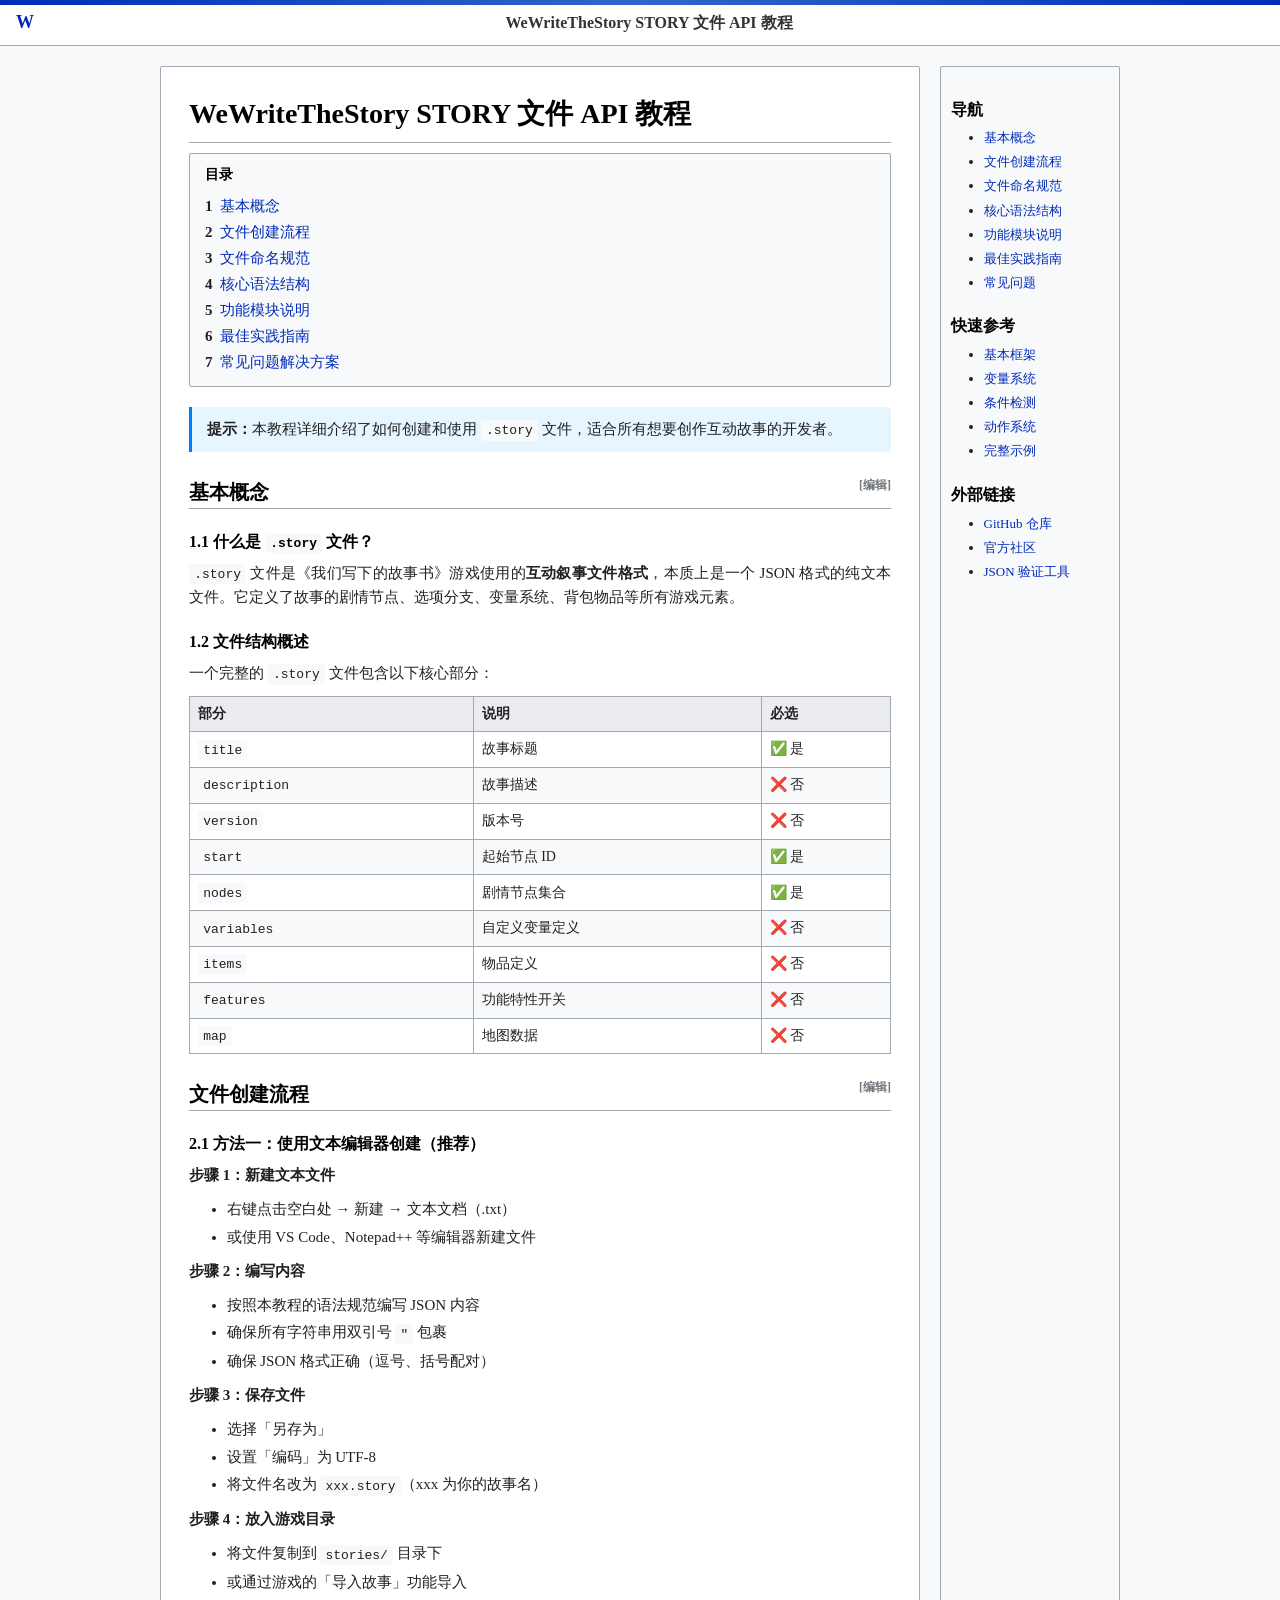
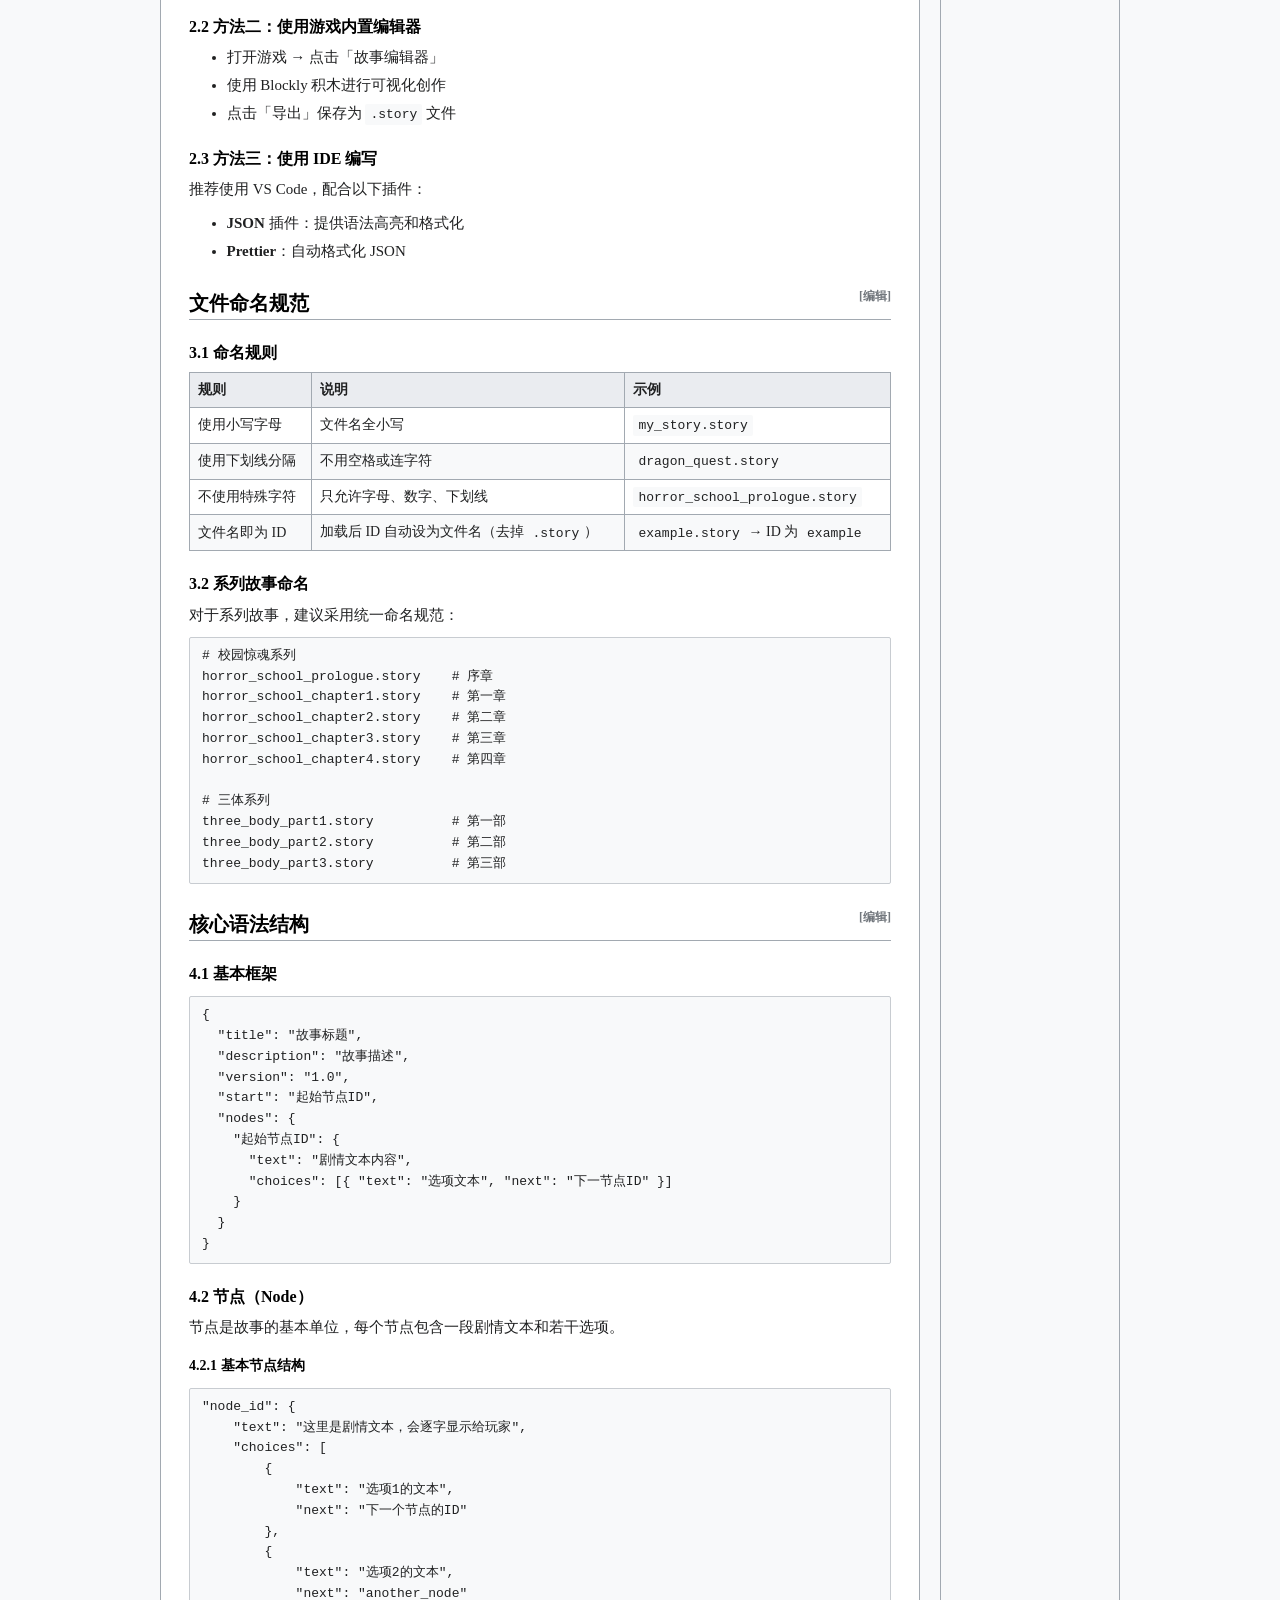
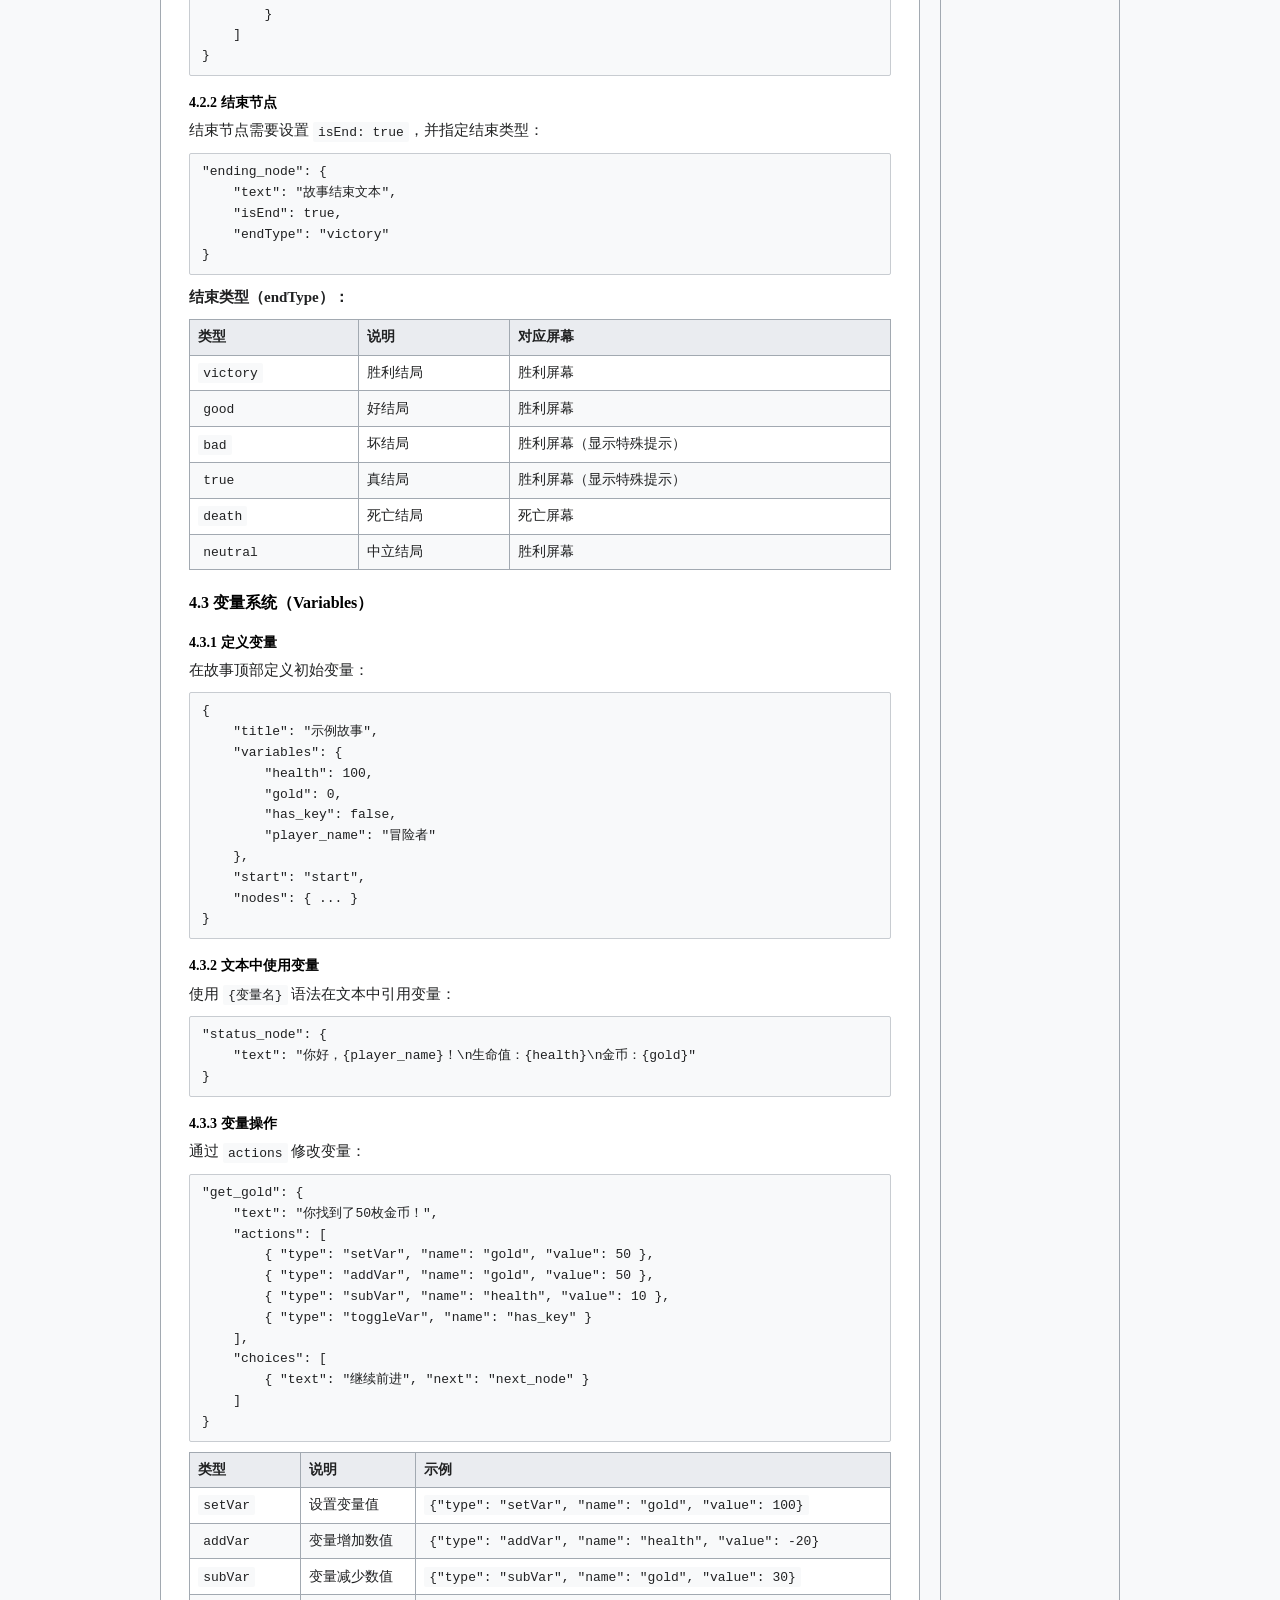
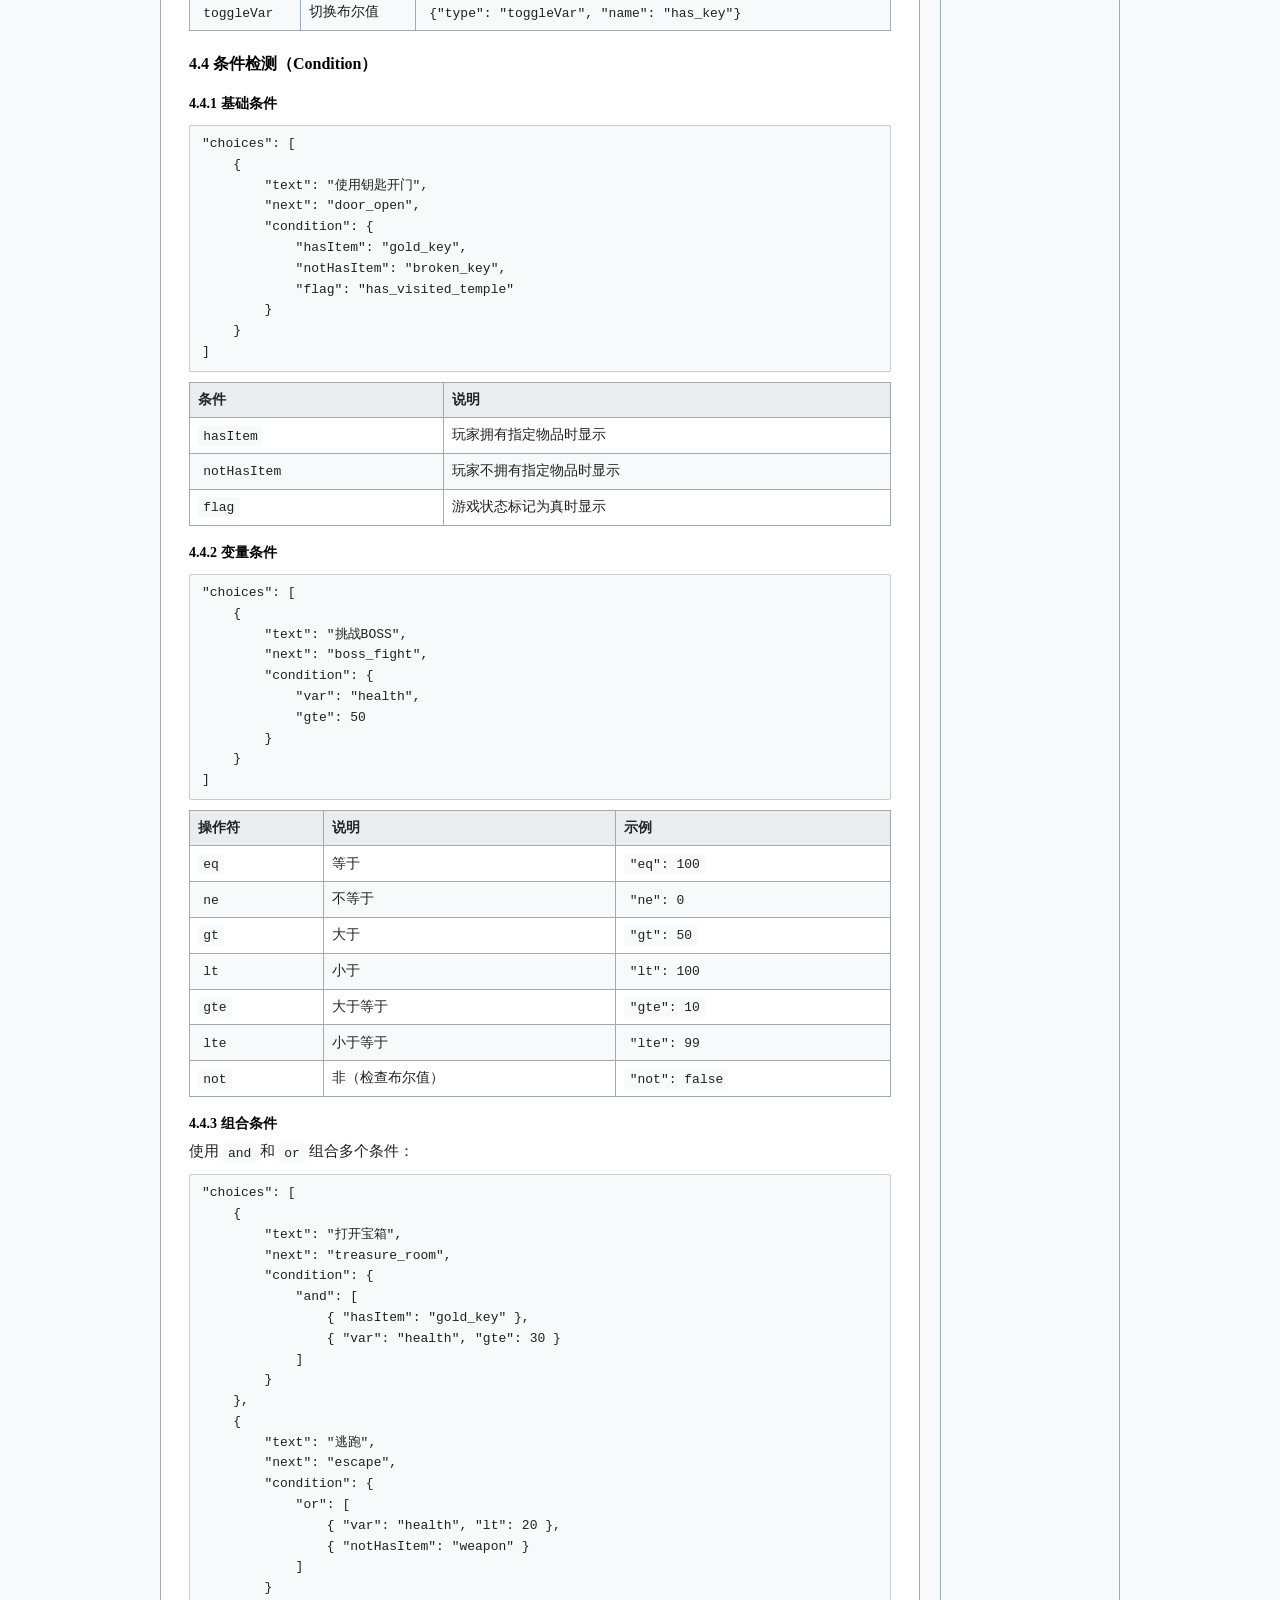
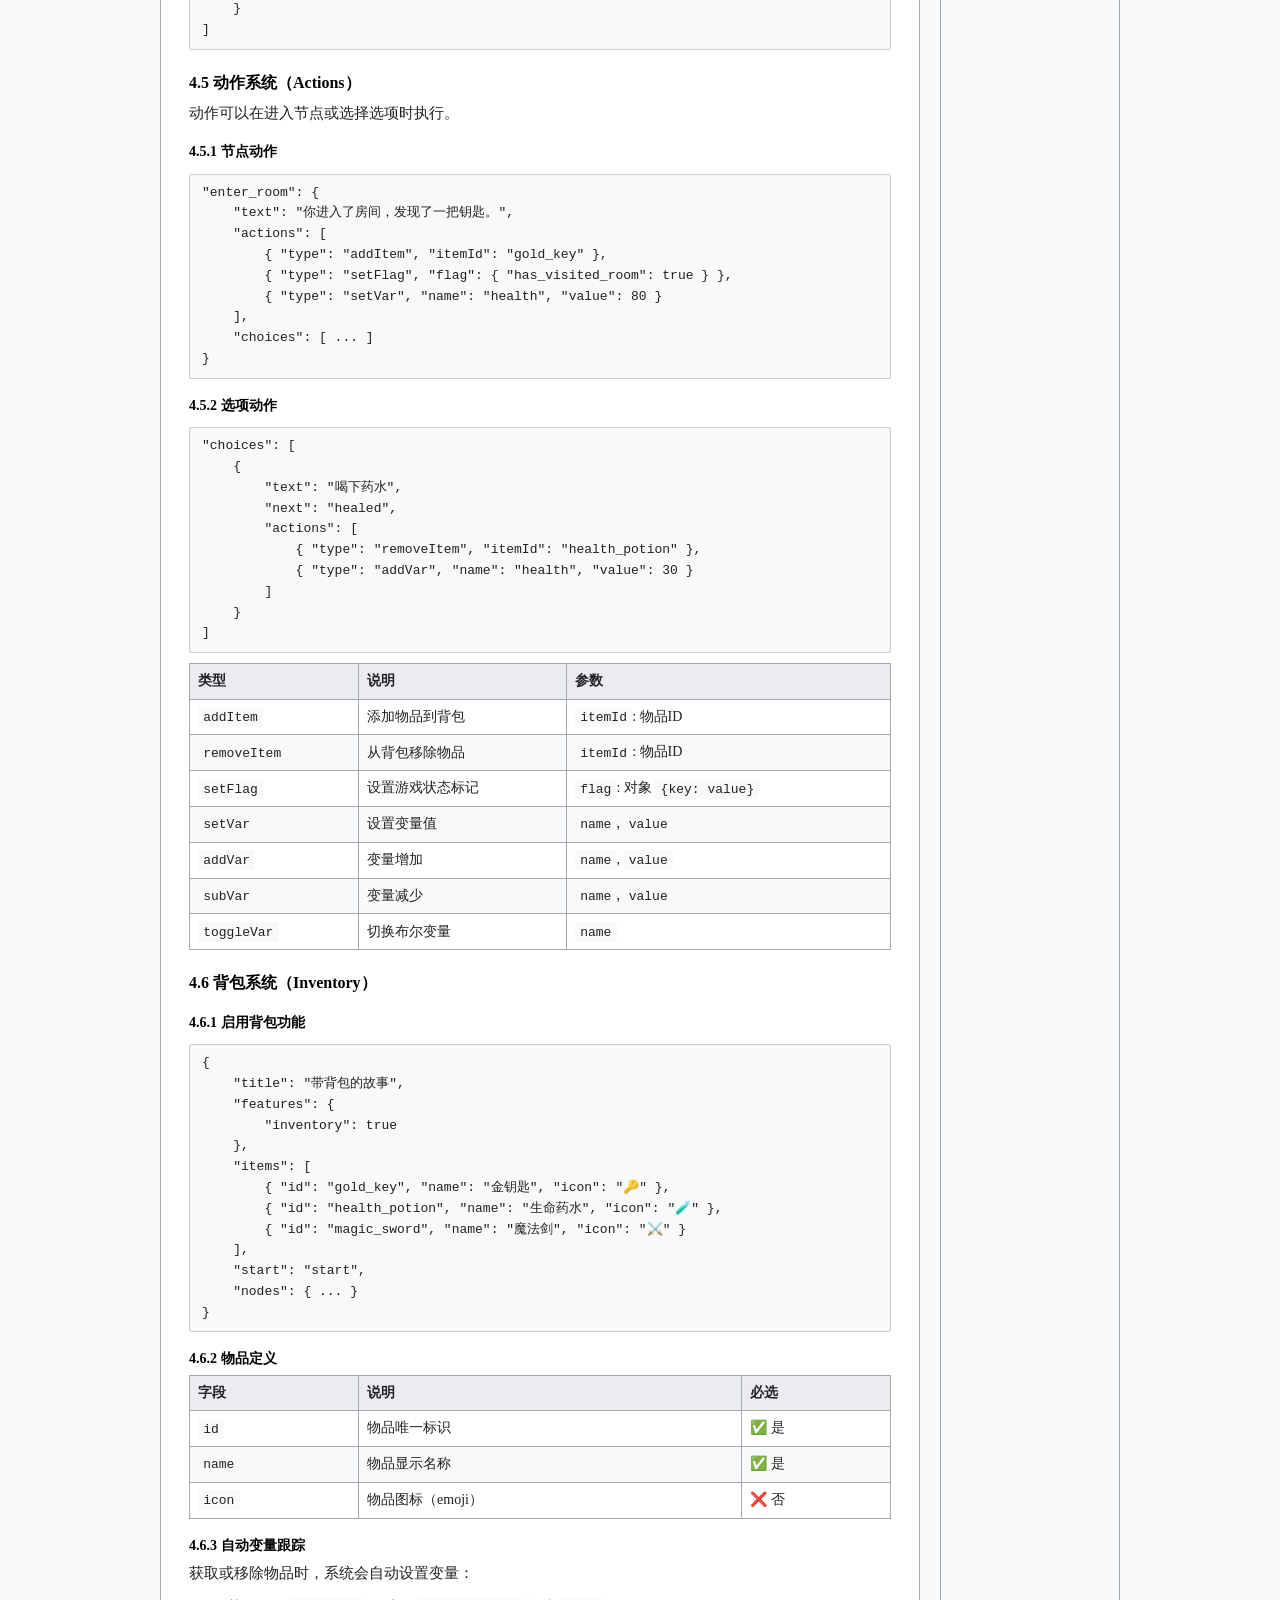
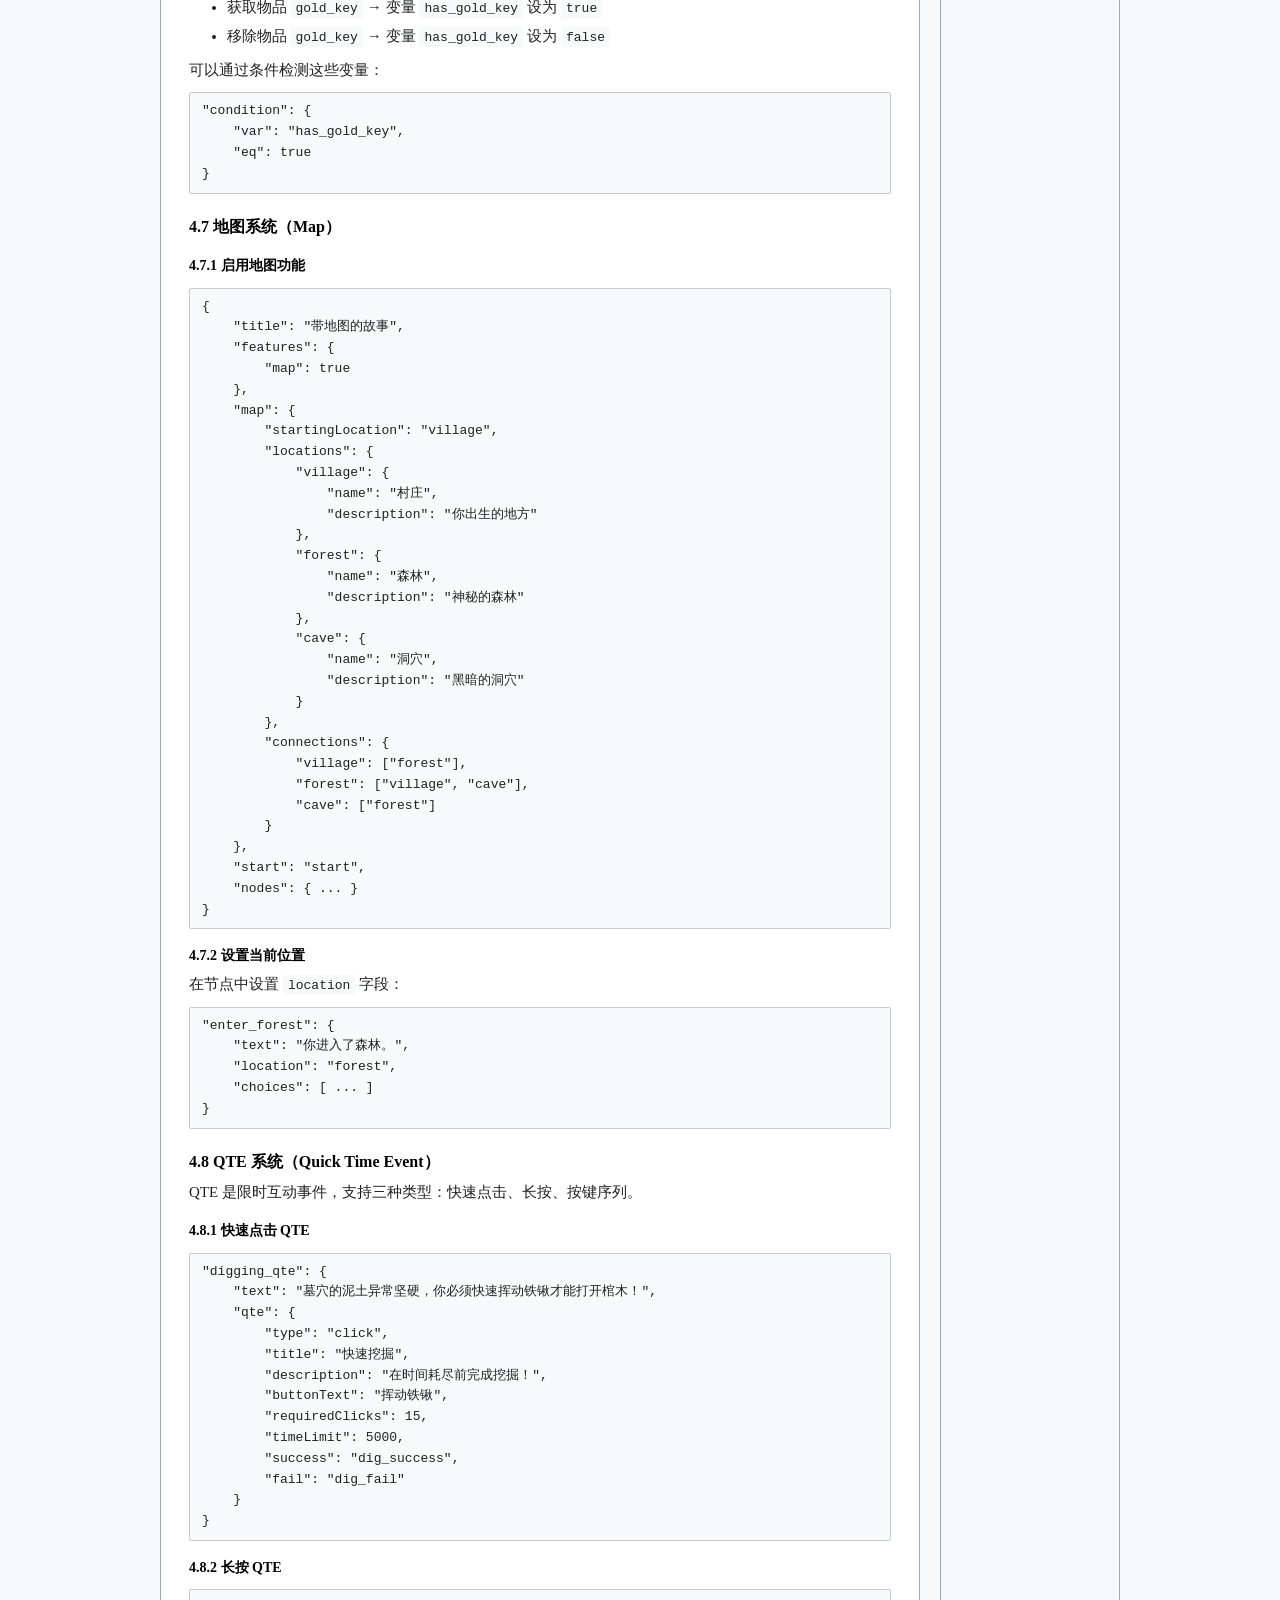
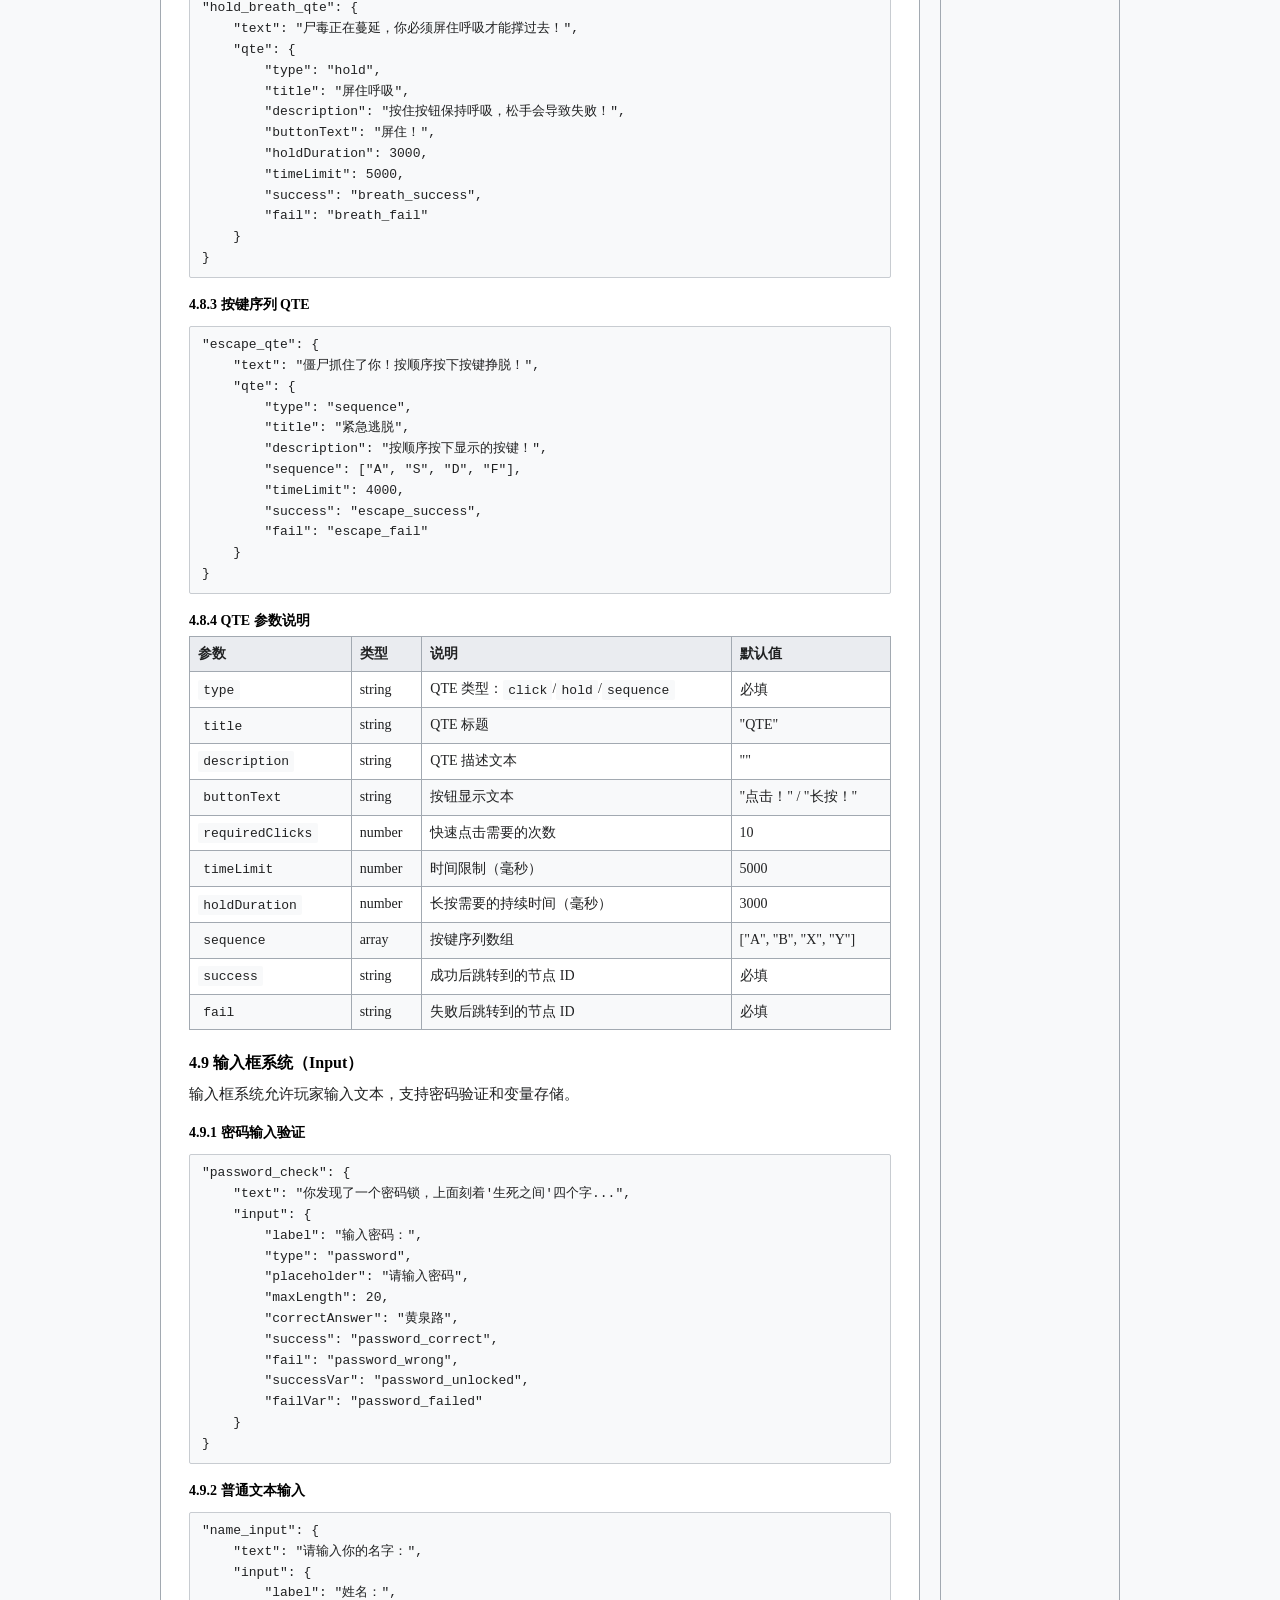
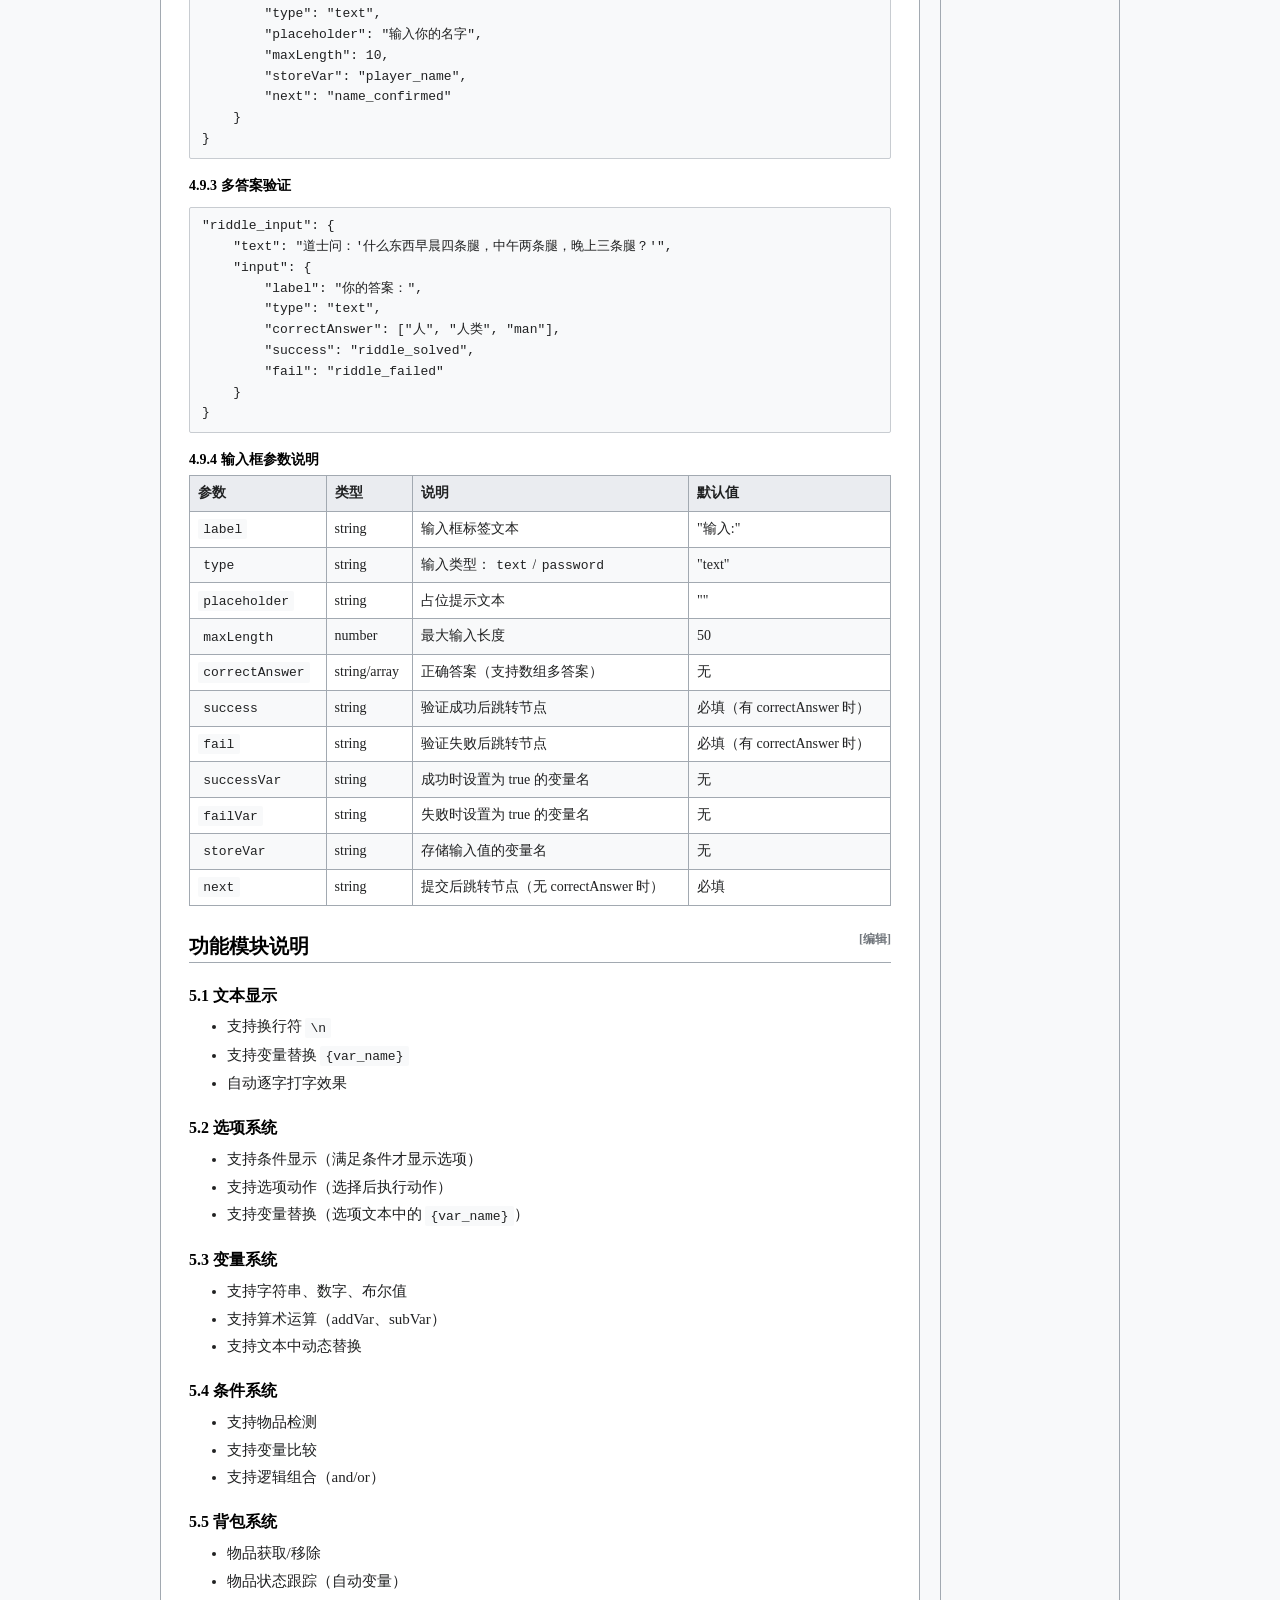
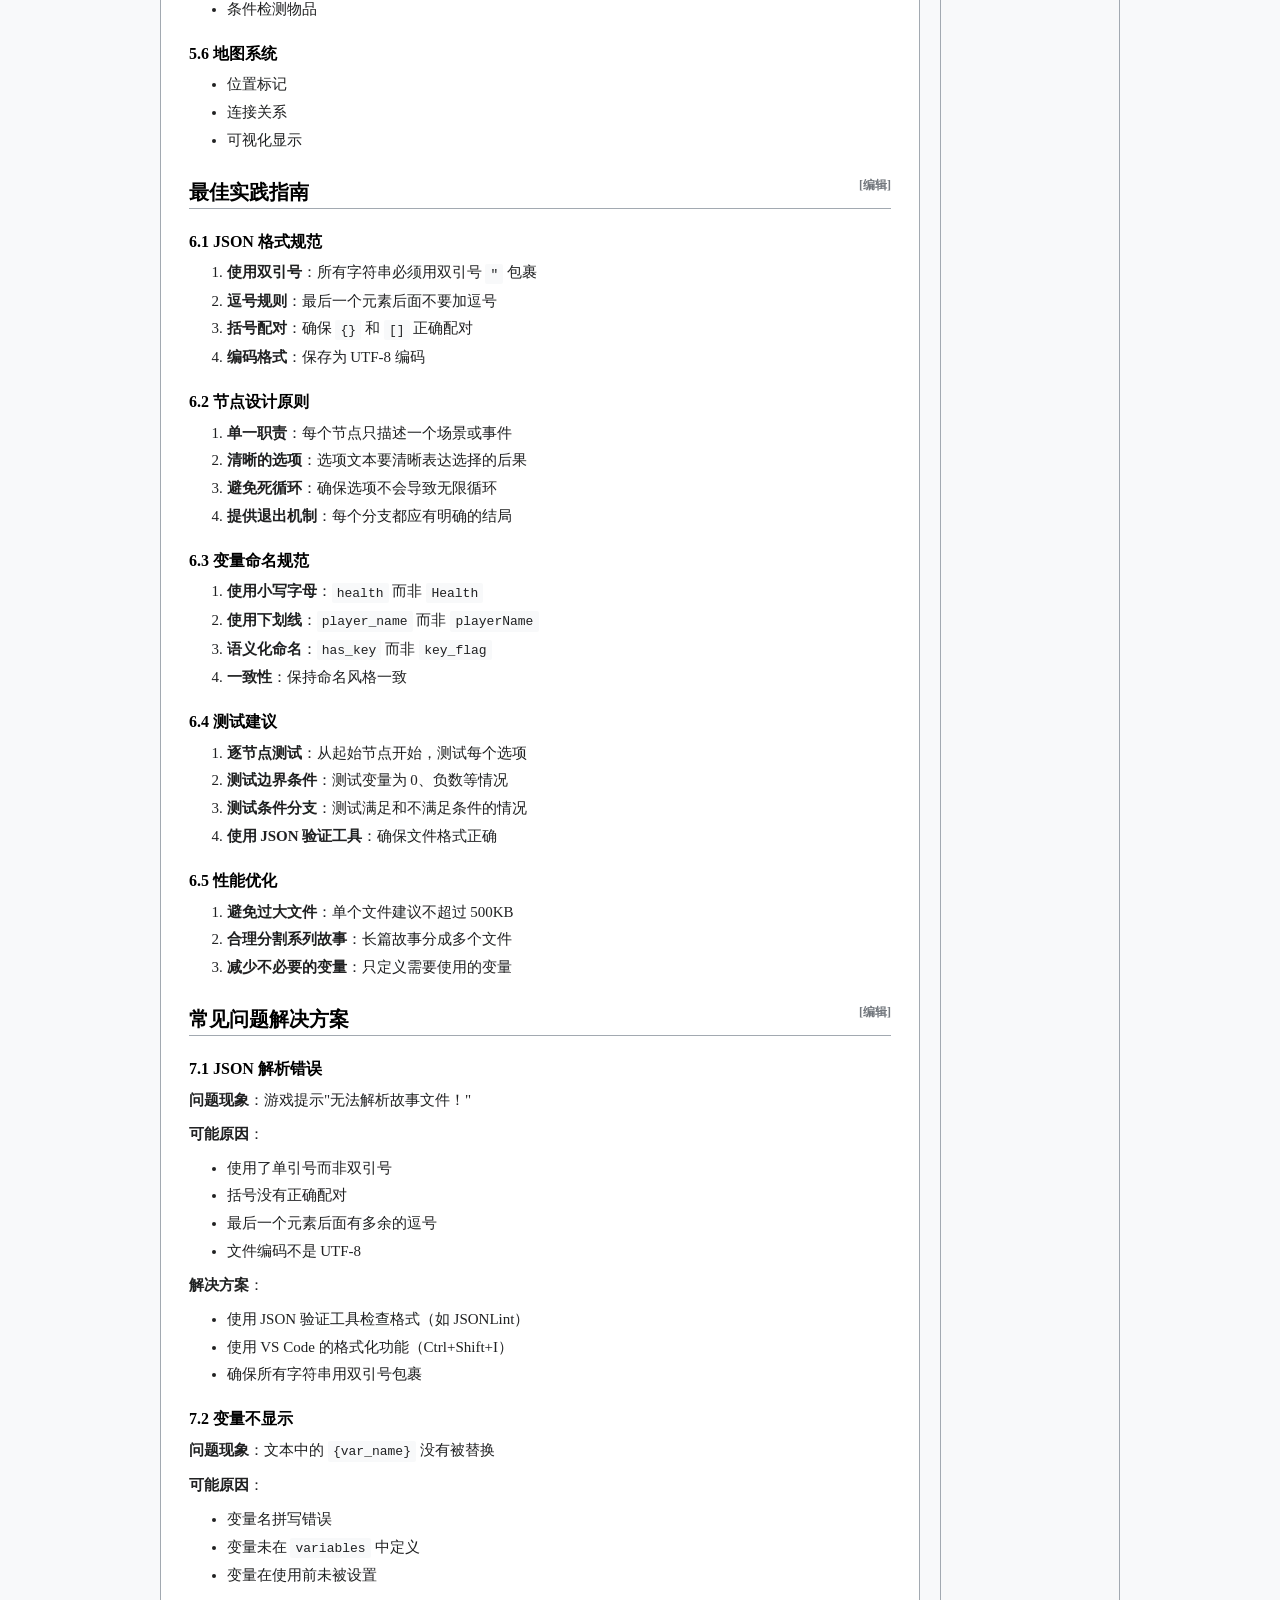
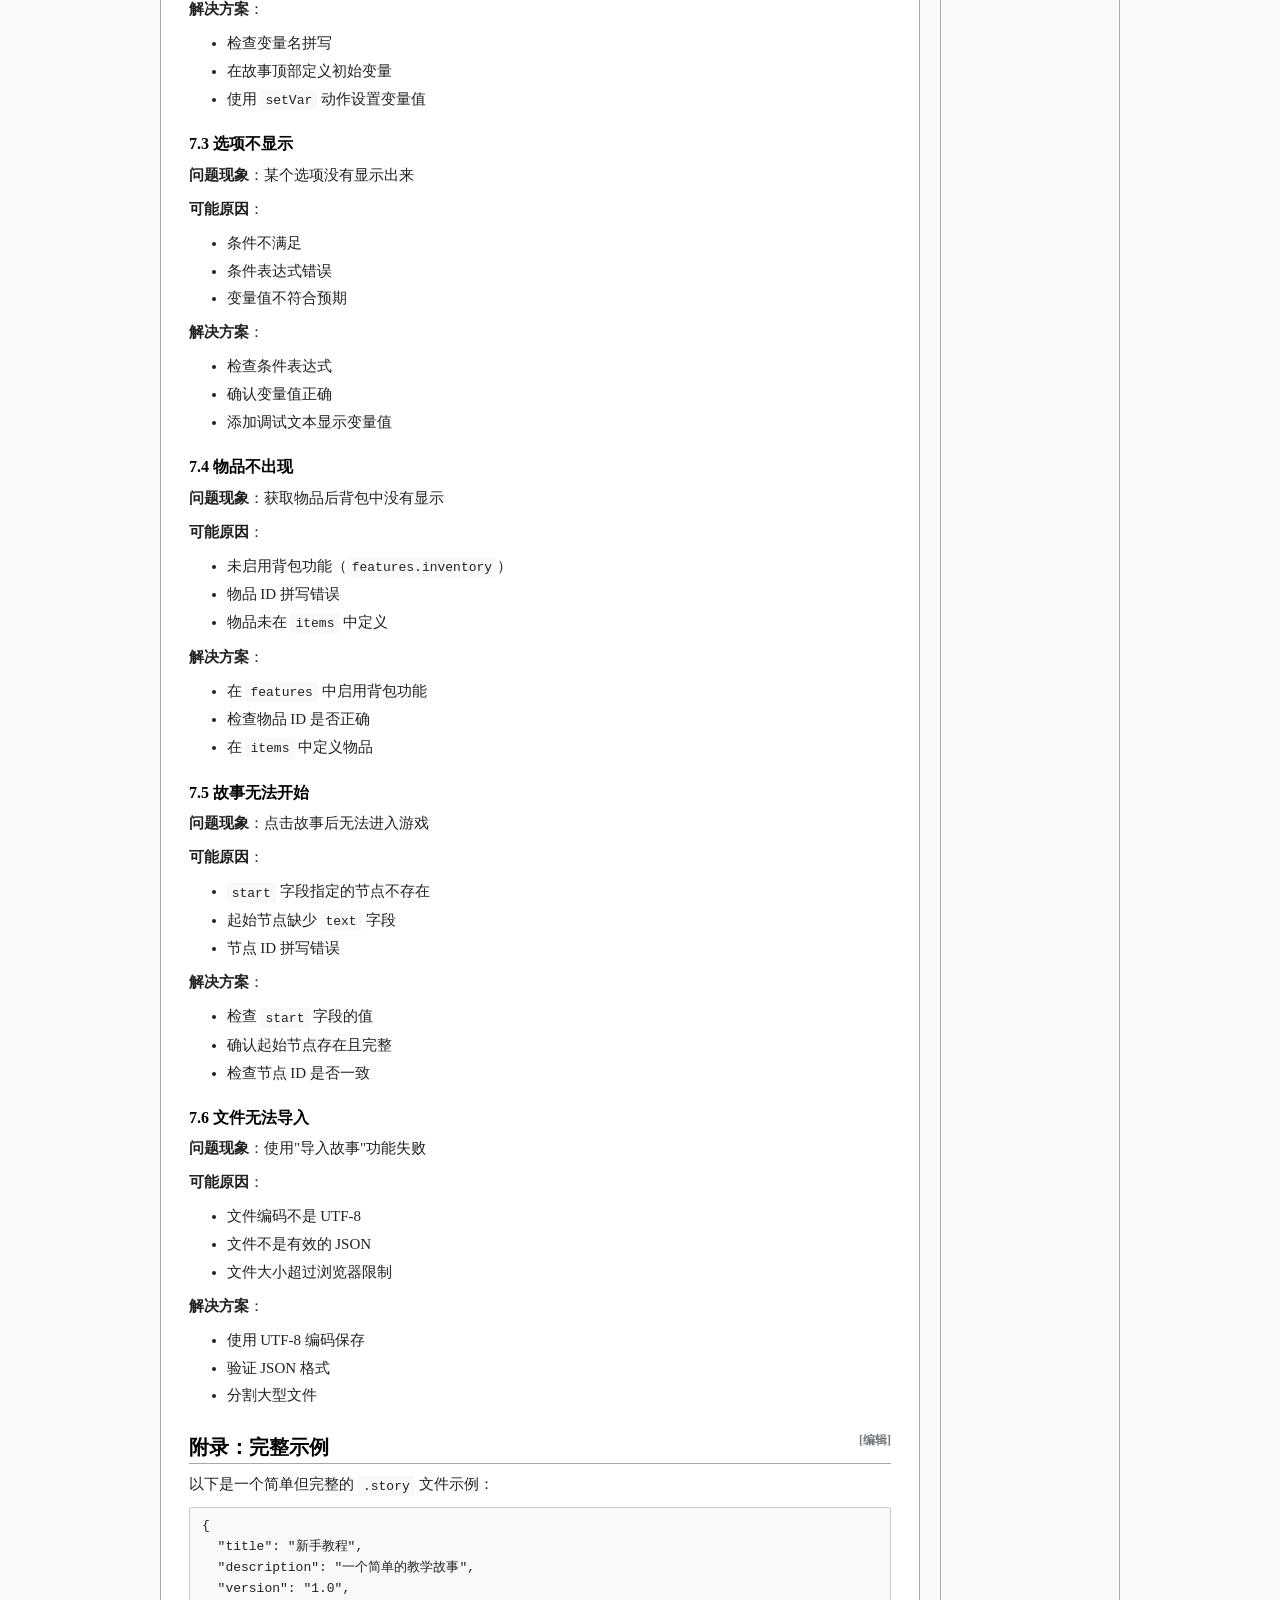
<file: WeWriteTheStory/StoryDLC/Teaching/API/API.html>
<!doctype html>
<html lang="zh-CN">
  <head>
    <meta charset="UTF-8" />
    <meta name="viewport" content="width=device-width, initial-scale=1.0" />
    <title>WeWriteTheStory STORY 文件 API 教程 - 维基百科风格</title>
    <style>
      :root {
        --bg-color: #f8f9fa;
        --content-bg: #ffffff;
        --text-color: #202122;
        --link-color: #002bb8;
        --link-hover: #36c;
        --border-color: #a2a9b1;
        --header-bg: #eaecf0;
        --table-bg: #f8f9fa;
        --table-alt-bg: #ffffff;
        --code-bg: #f8f9fa;
        --sidebar-bg: #f8f9fa;
      }

      * {
        margin: 0;
        padding: 0;
        box-sizing: border-box;
      }

      body {
        font-family:
          "Times New Roman", "Noto Serif CJK SC", "Source Han Serif CN", serif;
        font-size: 15px;
        line-height: 1.6;
        color: var(--text-color);
        background-color: var(--bg-color);
      }

      #mw-page-base {
        position: absolute;
        top: 0;
        left: 0;
        width: 100%;
        height: 5px;
        background: linear-gradient(to right, #002bb8, #36c, #002bb8);
      }

      #mw-head {
        background: #fff;
        border-bottom: 1px solid #a2a9b1;
        padding: 8px 16px;
        display: flex;
        align-items: center;
        justify-content: space-between;
      }

      #mw-logo {
        font-size: 18px;
        font-weight: bold;
        color: #002bb8;
      }

      #mw-site-name {
        font-size: 16px;
        font-weight: bold;
        color: #333;
      }

      #content {
        max-width: 1000px;
        margin: 0 auto;
        display: flex;
        padding: 20px;
        gap: 20px;
      }

      #bodyContent {
        flex: 1;
        background: var(--content-bg);
        padding: 25px 28px;
        border: 1px solid var(--border-color);
        border-radius: 2px;
      }

      #mw-sidebar {
        width: 180px;
        background: var(--sidebar-bg);
        padding: 10px;
        border: 1px solid var(--border-color);
        border-radius: 2px;
        font-size: 13px;
      }

      .mw-body-content {
        font-size: 15px;
        line-height: 1.6;
      }

      h1 {
        font-size: 28px;
        font-weight: bold;
        margin-bottom: 10px;
        border-bottom: 1px solid #a2a9b1;
        padding-bottom: 5px;
        color: #000;
      }

      h2 {
        font-size: 20px;
        font-weight: bold;
        margin: 24px 0 8px 0;
        padding: 0;
        border-bottom: 1px solid #a2a9b1;
        color: #000;
      }

      h3 {
        font-size: 16px;
        font-weight: bold;
        margin: 20px 0 6px 0;
        color: #000;
      }

      h4 {
        font-size: 14px;
        font-weight: bold;
        margin: 16px 0 4px 0;
        color: #000;
      }

      p {
        margin-bottom: 10px;
        text-align: justify;
      }

      ul,
      ol {
        margin: 0 0 10px 2.5em;
        padding: 0;
      }

      li {
        margin-bottom: 0.25em;
      }

      a {
        color: var(--link-color);
        text-decoration: none;
      }

      a:hover {
        color: var(--link-hover);
        text-decoration: underline;
      }

      .toc {
        background: #f8f9fa;
        border: 1px solid #a2a9b1;
        padding: 10px 15px;
        margin-bottom: 20px;
        border-radius: 2px;
      }

      .toc h2 {
        font-size: 14px;
        font-weight: bold;
        margin: 0 0 8px 0;
        border: none;
        padding: 0;
      }

      .toc ul {
        margin: 0;
        padding: 0;
        list-style: none;
      }

      .toc li {
        margin: 2px 0;
      }

      .tocnumber {
        font-weight: bold;
        margin-right: 4px;
      }

      table {
        border-collapse: collapse;
        width: 100%;
        margin-bottom: 10px;
        background: var(--table-bg);
        border: 1px solid var(--border-color);
      }

      table.wikitable {
        font-size: 14px;
      }

      table.wikitable th {
        background: var(--header-bg);
        padding: 6px 8px;
        text-align: left;
        font-weight: bold;
        border: 1px solid var(--border-color);
      }

      table.wikitable td {
        padding: 6px 8px;
        border: 1px solid var(--border-color);
      }

      table.wikitable tr:nth-child(even) {
        background: var(--table-alt-bg);
      }

      table.wikitable tr:hover {
        background: #f0f4f8;
      }

      pre {
        background: var(--code-bg);
        border: 1px solid #c8ccd1;
        padding: 8px 12px;
        margin: 10px 0;
        overflow-x: auto;
        font-family: Consolas, "Courier New", monospace;
        font-size: 13px;
        border-radius: 2px;
      }

      code {
        font-family: Consolas, "Courier New", monospace;
        font-size: 13px;
        background: #f8f9fa;
        padding: 0.2em 0.4em;
        border-radius: 2px;
      }

      blockquote {
        margin: 10px 0;
        padding: 5px 15px;
        border-left: 3px solid #ccc;
        background: #f9f9f9;
        color: #555;
      }

      .mw-warning {
        background: #fff3cd;
        border-left: 3px solid #ffc107;
        padding: 10px 15px;
        margin: 15px 0;
        border-radius: 0 3px 3px 0;
      }

      .mw-note {
        background: #e7f5ff;
        border-left: 3px solid #007bff;
        padding: 10px 15px;
        margin: 15px 0;
        border-radius: 0 3px 3px 0;
      }

      .mw-success {
        background: #d4edda;
        border-left: 3px solid #28a745;
        padding: 10px 15px;
        margin: 15px 0;
        border-radius: 0 3px 3px 0;
      }

      .mw-todo {
        background: #fff3cd;
        border: 1px solid #ffeeba;
        padding: 8px;
        margin: 10px 0;
        border-radius: 2px;
      }

      .mw-todo input[type="checkbox"] {
        margin-right: 8px;
      }

      .reference {
        font-size: 12px;
        vertical-align: super;
      }

      .navbox {
        margin: 20px 0;
        padding: 5px;
        border: 1px solid #a2a9b1;
        background: #f8f9fa;
      }

      .navbox-title {
        font-weight: bold;
        text-align: center;
        padding: 5px;
        background: #eaecf0;
        border-bottom: 1px solid #a2a9b1;
      }

      .navbox-group {
        padding: 5px 10px;
      }

      .navbox-group-title {
        font-weight: bold;
        margin-bottom: 3px;
      }

      #footer {
        background: #f8f9fa;
        border-top: 1px solid #a2a9b1;
        padding: 15px;
        text-align: center;
        font-size: 12px;
        color: #555;
        margin-top: 20px;
      }

      .mw-editsection {
        font-size: 12px;
        float: right;
        margin-left: 10px;
        color: #72777d;
      }

      .mw-editsection a {
        color: #72777d;
      }

      .mw-editsection a:hover {
        color: #36c;
      }

      @media (max-width: 800px) {
        #content {
          flex-direction: column;
        }
        #mw-sidebar {
          width: 100%;
          order: 2;
        }
        #bodyContent {
          order: 1;
        }
      }
    </style>
  </head>
  <body>
    <div id="mw-page-base"></div>

    <div id="mw-head">
      <div id="mw-logo">W</div>
      <div id="mw-site-name">WeWriteTheStory STORY 文件 API 教程</div>
      <div id="mw-user-tools"></div>
    </div>

    <div id="content">
      <div id="bodyContent">
        <div class="mw-body-content">
          <h1>WeWriteTheStory STORY 文件 API 教程</h1>

          <div class="toc" id="toc">
            <h2>目录</h2>
            <ul>
              <li class="toclevel-1 tocsection-1">
                <span class="tocnumber">1</span>
                <a href="#基本概念"><span class="toctext">基本概念</span></a>
              </li>
              <li class="toclevel-1 tocsection-2">
                <span class="tocnumber">2</span>
                <a href="#文件创建流程"
                  ><span class="toctext">文件创建流程</span></a
                >
              </li>
              <li class="toclevel-1 tocsection-3">
                <span class="tocnumber">3</span>
                <a href="#文件命名规范"
                  ><span class="toctext">文件命名规范</span></a
                >
              </li>
              <li class="toclevel-1 tocsection-4">
                <span class="tocnumber">4</span>
                <a href="#核心语法结构"
                  ><span class="toctext">核心语法结构</span></a
                >
              </li>
              <li class="toclevel-1 tocsection-5">
                <span class="tocnumber">5</span>
                <a href="#功能模块说明"
                  ><span class="toctext">功能模块说明</span></a
                >
              </li>
              <li class="toclevel-1 tocsection-6">
                <span class="tocnumber">6</span>
                <a href="#最佳实践指南"
                  ><span class="toctext">最佳实践指南</span></a
                >
              </li>
              <li class="toclevel-1 tocsection-7">
                <span class="tocnumber">7</span>
                <a href="#常见问题解决方案"
                  ><span class="toctext">常见问题解决方案</span></a
                >
              </li>
            </ul>
          </div>

          <div class="mw-note">
            <strong>提示：</strong>本教程详细介绍了如何创建和使用
            <code>.story</code> 文件，适合所有想要创作互动故事的开发者。
          </div>

          <h2 id="基本概念">
            <span class="mw-editsection"><a href="#">[编辑]</a></span
            >基本概念
          </h2>

          <h3 id="什么是story文件">1.1 什么是 <code>.story</code> 文件？</h3>

          <p>
            <code>.story</code>
            文件是《我们写下的故事书》游戏使用的<strong>互动叙事文件格式</strong>，本质上是一个
            JSON
            格式的纯文本文件。它定义了故事的剧情节点、选项分支、变量系统、背包物品等所有游戏元素。
          </p>

          <h3 id="文件结构概述">1.2 文件结构概述</h3>

          <p>一个完整的 <code>.story</code> 文件包含以下核心部分：</p>

          <table class="wikitable">
            <tr>
              <th>部分</th>
              <th>说明</th>
              <th>必选</th>
            </tr>
            <tr>
              <td><code>title</code></td>
              <td>故事标题</td>
              <td>✅ 是</td>
            </tr>
            <tr>
              <td><code>description</code></td>
              <td>故事描述</td>
              <td>❌ 否</td>
            </tr>
            <tr>
              <td><code>version</code></td>
              <td>版本号</td>
              <td>❌ 否</td>
            </tr>
            <tr>
              <td><code>start</code></td>
              <td>起始节点 ID</td>
              <td>✅ 是</td>
            </tr>
            <tr>
              <td><code>nodes</code></td>
              <td>剧情节点集合</td>
              <td>✅ 是</td>
            </tr>
            <tr>
              <td><code>variables</code></td>
              <td>自定义变量定义</td>
              <td>❌ 否</td>
            </tr>
            <tr>
              <td><code>items</code></td>
              <td>物品定义</td>
              <td>❌ 否</td>
            </tr>
            <tr>
              <td><code>features</code></td>
              <td>功能特性开关</td>
              <td>❌ 否</td>
            </tr>
            <tr>
              <td><code>map</code></td>
              <td>地图数据</td>
              <td>❌ 否</td>
            </tr>
          </table>

          <h2 id="文件创建流程">
            <span class="mw-editsection"><a href="#">[编辑]</a></span
            >文件创建流程
          </h2>

          <h3 id="方法一">2.1 方法一：使用文本编辑器创建（推荐）</h3>

          <p><strong>步骤 1：新建文本文件</strong></p>
          <ul>
            <li>右键点击空白处 → 新建 → 文本文档（.txt）</li>
            <li>或使用 VS Code、Notepad++ 等编辑器新建文件</li>
          </ul>

          <p><strong>步骤 2：编写内容</strong></p>
          <ul>
            <li>按照本教程的语法规范编写 JSON 内容</li>
            <li>确保所有字符串用双引号 <code>"</code> 包裹</li>
            <li>确保 JSON 格式正确（逗号、括号配对）</li>
          </ul>

          <p><strong>步骤 3：保存文件</strong></p>
          <ul>
            <li>选择「另存为」</li>
            <li>设置「编码」为 UTF-8</li>
            <li>将文件名改为 <code>xxx.story</code>（xxx 为你的故事名）</li>
          </ul>

          <p><strong>步骤 4：放入游戏目录</strong></p>
          <ul>
            <li>将文件复制到 <code>stories/</code> 目录下</li>
            <li>或通过游戏的「导入故事」功能导入</li>
          </ul>

          <h3 id="方法二">2.2 方法二：使用游戏内置编辑器</h3>
          <ul>
            <li>打开游戏 → 点击「故事编辑器」</li>
            <li>使用 Blockly 积木进行可视化创作</li>
            <li>点击「导出」保存为 <code>.story</code> 文件</li>
          </ul>

          <h3 id="方法三">2.3 方法三：使用 IDE 编写</h3>
          <p>推荐使用 VS Code，配合以下插件：</p>
          <ul>
            <li><strong>JSON</strong> 插件：提供语法高亮和格式化</li>
            <li><strong>Prettier</strong>：自动格式化 JSON</li>
          </ul>

          <h2 id="文件命名规范">
            <span class="mw-editsection"><a href="#">[编辑]</a></span
            >文件命名规范
          </h2>

          <h3 id="命名规则">3.1 命名规则</h3>

          <table class="wikitable">
            <tr>
              <th>规则</th>
              <th>说明</th>
              <th>示例</th>
            </tr>
            <tr>
              <td>使用小写字母</td>
              <td>文件名全小写</td>
              <td><code>my_story.story</code></td>
            </tr>
            <tr>
              <td>使用下划线分隔</td>
              <td>不用空格或连字符</td>
              <td><code>dragon_quest.story</code></td>
            </tr>
            <tr>
              <td>不使用特殊字符</td>
              <td>只允许字母、数字、下划线</td>
              <td><code>horror_school_prologue.story</code></td>
            </tr>
            <tr>
              <td>文件名即为 ID</td>
              <td>加载后 ID 自动设为文件名（去掉 <code>.story</code>）</td>
              <td><code>example.story</code> → ID 为 <code>example</code></td>
            </tr>
          </table>

          <h3 id="系列故事命名">3.2 系列故事命名</h3>

          <p>对于系列故事，建议采用统一命名规范：</p>

          <pre>
# 校园惊魂系列
horror_school_prologue.story    # 序章
horror_school_chapter1.story    # 第一章
horror_school_chapter2.story    # 第二章
horror_school_chapter3.story    # 第三章
horror_school_chapter4.story    # 第四章

# 三体系列
three_body_part1.story          # 第一部
three_body_part2.story          # 第二部
three_body_part3.story          # 第三部</pre
          >

          <h2 id="核心语法结构">
            <span class="mw-editsection"><a href="#">[编辑]</a></span
            >核心语法结构
          </h2>

          <h3 id="基本框架">4.1 基本框架</h3>

          <pre>
{
  "title": "故事标题",
  "description": "故事描述",
  "version": "1.0",
  "start": "起始节点ID",
  "nodes": {
    "起始节点ID": {
      "text": "剧情文本内容",
      "choices": [{ "text": "选项文本", "next": "下一节点ID" }]
    }
  }
}</pre
          >

          <h3 id="节点">4.2 节点（Node）</h3>

          <p>节点是故事的基本单位，每个节点包含一段剧情文本和若干选项。</p>

          <h4 id="基本节点结构">4.2.1 基本节点结构</h4>

          <pre>
"node_id": {
    "text": "这里是剧情文本，会逐字显示给玩家",
    "choices": [
        {
            "text": "选项1的文本",
            "next": "下一个节点的ID"
        },
        {
            "text": "选项2的文本",
            "next": "another_node"
        }
    ]
}</pre
          >

          <h4 id="结束节点">4.2.2 结束节点</h4>

          <p>结束节点需要设置 <code>isEnd: true</code>，并指定结束类型：</p>

          <pre>
"ending_node": {
    "text": "故事结束文本",
    "isEnd": true,
    "endType": "victory"
}</pre
          >

          <p><strong>结束类型（endType）：</strong></p>

          <table class="wikitable">
            <tr>
              <th>类型</th>
              <th>说明</th>
              <th>对应屏幕</th>
            </tr>
            <tr>
              <td><code>victory</code></td>
              <td>胜利结局</td>
              <td>胜利屏幕</td>
            </tr>
            <tr>
              <td><code>good</code></td>
              <td>好结局</td>
              <td>胜利屏幕</td>
            </tr>
            <tr>
              <td><code>bad</code></td>
              <td>坏结局</td>
              <td>胜利屏幕（显示特殊提示）</td>
            </tr>
            <tr>
              <td><code>true</code></td>
              <td>真结局</td>
              <td>胜利屏幕（显示特殊提示）</td>
            </tr>
            <tr>
              <td><code>death</code></td>
              <td>死亡结局</td>
              <td>死亡屏幕</td>
            </tr>
            <tr>
              <td><code>neutral</code></td>
              <td>中立结局</td>
              <td>胜利屏幕</td>
            </tr>
          </table>

          <h3 id="变量系统">4.3 变量系统（Variables）</h3>

          <h4 id="定义变量">4.3.1 定义变量</h4>

          <p>在故事顶部定义初始变量：</p>

          <pre>
{
    "title": "示例故事",
    "variables": {
        "health": 100,
        "gold": 0,
        "has_key": false,
        "player_name": "冒险者"
    },
    "start": "start",
    "nodes": { ... }
}</pre
          >

          <h4 id="使用变量">4.3.2 文本中使用变量</h4>

          <p>使用 <code>{变量名}</code> 语法在文本中引用变量：</p>

          <pre>
"status_node": {
    "text": "你好，{player_name}！\n生命值：{health}\n金币：{gold}"
}</pre
          >

          <h4 id="变量操作">4.3.3 变量操作</h4>

          <p>通过 <code>actions</code> 修改变量：</p>

          <pre>
"get_gold": {
    "text": "你找到了50枚金币！",
    "actions": [
        { "type": "setVar", "name": "gold", "value": 50 },
        { "type": "addVar", "name": "gold", "value": 50 },
        { "type": "subVar", "name": "health", "value": 10 },
        { "type": "toggleVar", "name": "has_key" }
    ],
    "choices": [
        { "text": "继续前进", "next": "next_node" }
    ]
}</pre
          >

          <table class="wikitable">
            <tr>
              <th>类型</th>
              <th>说明</th>
              <th>示例</th>
            </tr>
            <tr>
              <td><code>setVar</code></td>
              <td>设置变量值</td>
              <td>
                <code>{"type": "setVar", "name": "gold", "value": 100}</code>
              </td>
            </tr>
            <tr>
              <td><code>addVar</code></td>
              <td>变量增加数值</td>
              <td>
                <code>{"type": "addVar", "name": "health", "value": -20}</code>
              </td>
            </tr>
            <tr>
              <td><code>subVar</code></td>
              <td>变量减少数值</td>
              <td>
                <code>{"type": "subVar", "name": "gold", "value": 30}</code>
              </td>
            </tr>
            <tr>
              <td><code>toggleVar</code></td>
              <td>切换布尔值</td>
              <td><code>{"type": "toggleVar", "name": "has_key"}</code></td>
            </tr>
          </table>

          <h3 id="条件检测">4.4 条件检测（Condition）</h3>

          <h4 id="基础条件">4.4.1 基础条件</h4>

          <pre>
"choices": [
    {
        "text": "使用钥匙开门",
        "next": "door_open",
        "condition": {
            "hasItem": "gold_key",
            "notHasItem": "broken_key",
            "flag": "has_visited_temple"
        }
    }
]</pre
          >

          <table class="wikitable">
            <tr>
              <th>条件</th>
              <th>说明</th>
            </tr>
            <tr>
              <td><code>hasItem</code></td>
              <td>玩家拥有指定物品时显示</td>
            </tr>
            <tr>
              <td><code>notHasItem</code></td>
              <td>玩家不拥有指定物品时显示</td>
            </tr>
            <tr>
              <td><code>flag</code></td>
              <td>游戏状态标记为真时显示</td>
            </tr>
          </table>

          <h4 id="变量条件">4.4.2 变量条件</h4>

          <pre>
"choices": [
    {
        "text": "挑战BOSS",
        "next": "boss_fight",
        "condition": {
            "var": "health",
            "gte": 50
        }
    }
]</pre
          >

          <table class="wikitable">
            <tr>
              <th>操作符</th>
              <th>说明</th>
              <th>示例</th>
            </tr>
            <tr>
              <td><code>eq</code></td>
              <td>等于</td>
              <td><code>"eq": 100</code></td>
            </tr>
            <tr>
              <td><code>ne</code></td>
              <td>不等于</td>
              <td><code>"ne": 0</code></td>
            </tr>
            <tr>
              <td><code>gt</code></td>
              <td>大于</td>
              <td><code>"gt": 50</code></td>
            </tr>
            <tr>
              <td><code>lt</code></td>
              <td>小于</td>
              <td><code>"lt": 100</code></td>
            </tr>
            <tr>
              <td><code>gte</code></td>
              <td>大于等于</td>
              <td><code>"gte": 10</code></td>
            </tr>
            <tr>
              <td><code>lte</code></td>
              <td>小于等于</td>
              <td><code>"lte": 99</code></td>
            </tr>
            <tr>
              <td><code>not</code></td>
              <td>非（检查布尔值）</td>
              <td><code>"not": false</code></td>
            </tr>
          </table>

          <h4 id="组合条件">4.4.3 组合条件</h4>

          <p>使用 <code>and</code> 和 <code>or</code> 组合多个条件：</p>

          <pre>
"choices": [
    {
        "text": "打开宝箱",
        "next": "treasure_room",
        "condition": {
            "and": [
                { "hasItem": "gold_key" },
                { "var": "health", "gte": 30 }
            ]
        }
    },
    {
        "text": "逃跑",
        "next": "escape",
        "condition": {
            "or": [
                { "var": "health", "lt": 20 },
                { "notHasItem": "weapon" }
            ]
        }
    }
]</pre
          >

          <h3 id="动作系统">4.5 动作系统（Actions）</h3>

          <p>动作可以在进入节点或选择选项时执行。</p>

          <h4 id="节点动作">4.5.1 节点动作</h4>

          <pre>
"enter_room": {
    "text": "你进入了房间，发现了一把钥匙。",
    "actions": [
        { "type": "addItem", "itemId": "gold_key" },
        { "type": "setFlag", "flag": { "has_visited_room": true } },
        { "type": "setVar", "name": "health", "value": 80 }
    ],
    "choices": [ ... ]
}</pre
          >

          <h4 id="选项动作">4.5.2 选项动作</h4>

          <pre>
"choices": [
    {
        "text": "喝下药水",
        "next": "healed",
        "actions": [
            { "type": "removeItem", "itemId": "health_potion" },
            { "type": "addVar", "name": "health", "value": 30 }
        ]
    }
]</pre
          >

          <table class="wikitable">
            <tr>
              <th>类型</th>
              <th>说明</th>
              <th>参数</th>
            </tr>
            <tr>
              <td><code>addItem</code></td>
              <td>添加物品到背包</td>
              <td><code>itemId</code>: 物品ID</td>
            </tr>
            <tr>
              <td><code>removeItem</code></td>
              <td>从背包移除物品</td>
              <td><code>itemId</code>: 物品ID</td>
            </tr>
            <tr>
              <td><code>setFlag</code></td>
              <td>设置游戏状态标记</td>
              <td><code>flag</code>: 对象 <code>{key: value}</code></td>
            </tr>
            <tr>
              <td><code>setVar</code></td>
              <td>设置变量值</td>
              <td><code>name</code>, <code>value</code></td>
            </tr>
            <tr>
              <td><code>addVar</code></td>
              <td>变量增加</td>
              <td><code>name</code>, <code>value</code></td>
            </tr>
            <tr>
              <td><code>subVar</code></td>
              <td>变量减少</td>
              <td><code>name</code>, <code>value</code></td>
            </tr>
            <tr>
              <td><code>toggleVar</code></td>
              <td>切换布尔变量</td>
              <td><code>name</code></td>
            </tr>
          </table>

          <h3 id="背包系统">4.6 背包系统（Inventory）</h3>

          <h4 id="启用背包">4.6.1 启用背包功能</h4>

          <pre>
{
    "title": "带背包的故事",
    "features": {
        "inventory": true
    },
    "items": [
        { "id": "gold_key", "name": "金钥匙", "icon": "🔑" },
        { "id": "health_potion", "name": "生命药水", "icon": "🧪" },
        { "id": "magic_sword", "name": "魔法剑", "icon": "⚔️" }
    ],
    "start": "start",
    "nodes": { ... }
}</pre
          >

          <h4 id="物品定义">4.6.2 物品定义</h4>

          <table class="wikitable">
            <tr>
              <th>字段</th>
              <th>说明</th>
              <th>必选</th>
            </tr>
            <tr>
              <td><code>id</code></td>
              <td>物品唯一标识</td>
              <td>✅ 是</td>
            </tr>
            <tr>
              <td><code>name</code></td>
              <td>物品显示名称</td>
              <td>✅ 是</td>
            </tr>
            <tr>
              <td><code>icon</code></td>
              <td>物品图标（emoji）</td>
              <td>❌ 否</td>
            </tr>
          </table>

          <h4 id="自动变量跟踪">4.6.3 自动变量跟踪</h4>

          <p>获取或移除物品时，系统会自动设置变量：</p>
          <ul>
            <li>
              获取物品 <code>gold_key</code> → 变量
              <code>has_gold_key</code> 设为 <code>true</code>
            </li>
            <li>
              移除物品 <code>gold_key</code> → 变量
              <code>has_gold_key</code> 设为 <code>false</code>
            </li>
          </ul>

          <p>可以通过条件检测这些变量：</p>

          <pre>
"condition": {
    "var": "has_gold_key",
    "eq": true
}</pre
          >

          <h3 id="地图系统">4.7 地图系统（Map）</h3>

          <h4 id="启用地图">4.7.1 启用地图功能</h4>

          <pre>
{
    "title": "带地图的故事",
    "features": {
        "map": true
    },
    "map": {
        "startingLocation": "village",
        "locations": {
            "village": {
                "name": "村庄",
                "description": "你出生的地方"
            },
            "forest": {
                "name": "森林",
                "description": "神秘的森林"
            },
            "cave": {
                "name": "洞穴",
                "description": "黑暗的洞穴"
            }
        },
        "connections": {
            "village": ["forest"],
            "forest": ["village", "cave"],
            "cave": ["forest"]
        }
    },
    "start": "start",
    "nodes": { ... }
}</pre
          >

          <h4 id="设置位置">4.7.2 设置当前位置</h4>

          <p>在节点中设置 <code>location</code> 字段：</p>

          <pre>
"enter_forest": {
    "text": "你进入了森林。",
    "location": "forest",
    "choices": [ ... ]
}</pre
          >

          <h3 id="QTE系统">4.8 QTE 系统（Quick Time Event）</h3>

          <p>QTE 是限时互动事件，支持三种类型：快速点击、长按、按键序列。</p>

          <h4 id="快速点击QTE">4.8.1 快速点击 QTE</h4>

          <pre>
"digging_qte": {
    "text": "墓穴的泥土异常坚硬，你必须快速挥动铁锹才能打开棺木！",
    "qte": {
        "type": "click",
        "title": "快速挖掘",
        "description": "在时间耗尽前完成挖掘！",
        "buttonText": "挥动铁锹",
        "requiredClicks": 15,
        "timeLimit": 5000,
        "success": "dig_success",
        "fail": "dig_fail"
    }
}</pre
          >

          <h4 id="长按QTE">4.8.2 长按 QTE</h4>

          <pre>
"hold_breath_qte": {
    "text": "尸毒正在蔓延，你必须屏住呼吸才能撑过去！",
    "qte": {
        "type": "hold",
        "title": "屏住呼吸",
        "description": "按住按钮保持呼吸，松手会导致失败！",
        "buttonText": "屏住！",
        "holdDuration": 3000,
        "timeLimit": 5000,
        "success": "breath_success",
        "fail": "breath_fail"
    }
}</pre
          >

          <h4 id="按键序列QTE">4.8.3 按键序列 QTE</h4>

          <pre>
"escape_qte": {
    "text": "僵尸抓住了你！按顺序按下按键挣脱！",
    "qte": {
        "type": "sequence",
        "title": "紧急逃脱",
        "description": "按顺序按下显示的按键！",
        "sequence": ["A", "S", "D", "F"],
        "timeLimit": 4000,
        "success": "escape_success",
        "fail": "escape_fail"
    }
}</pre
          >

          <h4 id="QTE参数">4.8.4 QTE 参数说明</h4>

          <table class="wikitable">
            <tr>
              <th>参数</th>
              <th>类型</th>
              <th>说明</th>
              <th>默认值</th>
            </tr>
            <tr>
              <td><code>type</code></td>
              <td>string</td>
              <td>
                QTE 类型：<code>click</code>/<code>hold</code>/<code
                  >sequence</code
                >
              </td>
              <td>必填</td>
            </tr>
            <tr>
              <td><code>title</code></td>
              <td>string</td>
              <td>QTE 标题</td>
              <td>"QTE"</td>
            </tr>
            <tr>
              <td><code>description</code></td>
              <td>string</td>
              <td>QTE 描述文本</td>
              <td>""</td>
            </tr>
            <tr>
              <td><code>buttonText</code></td>
              <td>string</td>
              <td>按钮显示文本</td>
              <td>"点击！" / "长按！"</td>
            </tr>
            <tr>
              <td><code>requiredClicks</code></td>
              <td>number</td>
              <td>快速点击需要的次数</td>
              <td>10</td>
            </tr>
            <tr>
              <td><code>timeLimit</code></td>
              <td>number</td>
              <td>时间限制（毫秒）</td>
              <td>5000</td>
            </tr>
            <tr>
              <td><code>holdDuration</code></td>
              <td>number</td>
              <td>长按需要的持续时间（毫秒）</td>
              <td>3000</td>
            </tr>
            <tr>
              <td><code>sequence</code></td>
              <td>array</td>
              <td>按键序列数组</td>
              <td>["A", "B", "X", "Y"]</td>
            </tr>
            <tr>
              <td><code>success</code></td>
              <td>string</td>
              <td>成功后跳转到的节点 ID</td>
              <td>必填</td>
            </tr>
            <tr>
              <td><code>fail</code></td>
              <td>string</td>
              <td>失败后跳转到的节点 ID</td>
              <td>必填</td>
            </tr>
          </table>

          <h3 id="输入框系统">4.9 输入框系统（Input）</h3>

          <p>输入框系统允许玩家输入文本，支持密码验证和变量存储。</p>

          <h4 id="密码输入验证">4.9.1 密码输入验证</h4>

          <pre>
"password_check": {
    "text": "你发现了一个密码锁，上面刻着'生死之间'四个字...",
    "input": {
        "label": "输入密码：",
        "type": "password",
        "placeholder": "请输入密码",
        "maxLength": 20,
        "correctAnswer": "黄泉路",
        "success": "password_correct",
        "fail": "password_wrong",
        "successVar": "password_unlocked",
        "failVar": "password_failed"
    }
}</pre
          >

          <h4 id="普通文本输入">4.9.2 普通文本输入</h4>

          <pre>
"name_input": {
    "text": "请输入你的名字：",
    "input": {
        "label": "姓名：",
        "type": "text",
        "placeholder": "输入你的名字",
        "maxLength": 10,
        "storeVar": "player_name",
        "next": "name_confirmed"
    }
}</pre
          >

          <h4 id="多答案验证">4.9.3 多答案验证</h4>

          <pre>
"riddle_input": {
    "text": "道士问：'什么东西早晨四条腿，中午两条腿，晚上三条腿？'",
    "input": {
        "label": "你的答案：",
        "type": "text",
        "correctAnswer": ["人", "人类", "man"],
        "success": "riddle_solved",
        "fail": "riddle_failed"
    }
}</pre
          >

          <h4 id="输入框参数">4.9.4 输入框参数说明</h4>

          <table class="wikitable">
            <tr>
              <th>参数</th>
              <th>类型</th>
              <th>说明</th>
              <th>默认值</th>
            </tr>
            <tr>
              <td><code>label</code></td>
              <td>string</td>
              <td>输入框标签文本</td>
              <td>"输入:"</td>
            </tr>
            <tr>
              <td><code>type</code></td>
              <td>string</td>
              <td>输入类型：<code>text</code>/<code>password</code></td>
              <td>"text"</td>
            </tr>
            <tr>
              <td><code>placeholder</code></td>
              <td>string</td>
              <td>占位提示文本</td>
              <td>""</td>
            </tr>
            <tr>
              <td><code>maxLength</code></td>
              <td>number</td>
              <td>最大输入长度</td>
              <td>50</td>
            </tr>
            <tr>
              <td><code>correctAnswer</code></td>
              <td>string/array</td>
              <td>正确答案（支持数组多答案）</td>
              <td>无</td>
            </tr>
            <tr>
              <td><code>success</code></td>
              <td>string</td>
              <td>验证成功后跳转节点</td>
              <td>必填（有 correctAnswer 时）</td>
            </tr>
            <tr>
              <td><code>fail</code></td>
              <td>string</td>
              <td>验证失败后跳转节点</td>
              <td>必填（有 correctAnswer 时）</td>
            </tr>
            <tr>
              <td><code>successVar</code></td>
              <td>string</td>
              <td>成功时设置为 true 的变量名</td>
              <td>无</td>
            </tr>
            <tr>
              <td><code>failVar</code></td>
              <td>string</td>
              <td>失败时设置为 true 的变量名</td>
              <td>无</td>
            </tr>
            <tr>
              <td><code>storeVar</code></td>
              <td>string</td>
              <td>存储输入值的变量名</td>
              <td>无</td>
            </tr>
            <tr>
              <td><code>next</code></td>
              <td>string</td>
              <td>提交后跳转节点（无 correctAnswer 时）</td>
              <td>必填</td>
            </tr>
          </table>

          <h2 id="功能模块说明">
            <span class="mw-editsection"><a href="#">[编辑]</a></span
            >功能模块说明
          </h2>

          <h3 id="文本显示">5.1 文本显示</h3>
          <ul>
            <li>支持换行符 <code>\n</code></li>
            <li>支持变量替换 <code>{var_name}</code></li>
            <li>自动逐字打字效果</li>
          </ul>

          <h3 id="选项系统">5.2 选项系统</h3>
          <ul>
            <li>支持条件显示（满足条件才显示选项）</li>
            <li>支持选项动作（选择后执行动作）</li>
            <li>支持变量替换（选项文本中的 <code>{var_name}</code>）</li>
          </ul>

          <h3 id="变量系统2">5.3 变量系统</h3>
          <ul>
            <li>支持字符串、数字、布尔值</li>
            <li>支持算术运算（addVar、subVar）</li>
            <li>支持文本中动态替换</li>
          </ul>

          <h3 id="条件系统">5.4 条件系统</h3>
          <ul>
            <li>支持物品检测</li>
            <li>支持变量比较</li>
            <li>支持逻辑组合（and/or）</li>
          </ul>

          <h3 id="背包系统2">5.5 背包系统</h3>
          <ul>
            <li>物品获取/移除</li>
            <li>物品状态跟踪（自动变量）</li>
            <li>条件检测物品</li>
          </ul>

          <h3 id="地图系统2">5.6 地图系统</h3>
          <ul>
            <li>位置标记</li>
            <li>连接关系</li>
            <li>可视化显示</li>
          </ul>

          <h2 id="最佳实践指南">
            <span class="mw-editsection"><a href="#">[编辑]</a></span
            >最佳实践指南
          </h2>

          <h3 id="JSON规范">6.1 JSON 格式规范</h3>
          <ol>
            <li>
              <strong>使用双引号</strong>：所有字符串必须用双引号
              <code>"</code> 包裹
            </li>
            <li><strong>逗号规则</strong>：最后一个元素后面不要加逗号</li>
            <li>
              <strong>括号配对</strong>：确保 <code>{}</code> 和
              <code>[]</code> 正确配对
            </li>
            <li><strong>编码格式</strong>：保存为 UTF-8 编码</li>
          </ol>

          <h3 id="节点设计">6.2 节点设计原则</h3>
          <ol>
            <li><strong>单一职责</strong>：每个节点只描述一个场景或事件</li>
            <li><strong>清晰的选项</strong>：选项文本要清晰表达选择的后果</li>
            <li><strong>避免死循环</strong>：确保选项不会导致无限循环</li>
            <li><strong>提供退出机制</strong>：每个分支都应有明确的结局</li>
          </ol>

          <h3 id="变量命名">6.3 变量命名规范</h3>
          <ol>
            <li>
              <strong>使用小写字母</strong>：<code>health</code> 而非
              <code>Health</code>
            </li>
            <li>
              <strong>使用下划线</strong>：<code>player_name</code> 而非
              <code>playerName</code>
            </li>
            <li>
              <strong>语义化命名</strong>：<code>has_key</code> 而非
              <code>key_flag</code>
            </li>
            <li><strong>一致性</strong>：保持命名风格一致</li>
          </ol>

          <h3 id="测试建议">6.4 测试建议</h3>
          <ol>
            <li><strong>逐节点测试</strong>：从起始节点开始，测试每个选项</li>
            <li><strong>测试边界条件</strong>：测试变量为 0、负数等情况</li>
            <li><strong>测试条件分支</strong>：测试满足和不满足条件的情况</li>
            <li><strong>使用 JSON 验证工具</strong>：确保文件格式正确</li>
          </ol>

          <h3 id="性能优化">6.5 性能优化</h3>
          <ol>
            <li><strong>避免过大文件</strong>：单个文件建议不超过 500KB</li>
            <li><strong>合理分割系列故事</strong>：长篇故事分成多个文件</li>
            <li><strong>减少不必要的变量</strong>：只定义需要使用的变量</li>
          </ol>

          <h2 id="常见问题解决方案">
            <span class="mw-editsection"><a href="#">[编辑]</a></span
            >常见问题解决方案
          </h2>

          <h3 id="JSON错误">7.1 JSON 解析错误</h3>

          <p><strong>问题现象</strong>：游戏提示"无法解析故事文件！"</p>

          <p><strong>可能原因</strong>：</p>
          <ul>
            <li>使用了单引号而非双引号</li>
            <li>括号没有正确配对</li>
            <li>最后一个元素后面有多余的逗号</li>
            <li>文件编码不是 UTF-8</li>
          </ul>

          <p><strong>解决方案</strong>：</p>
          <ul>
            <li>使用 JSON 验证工具检查格式（如 JSONLint）</li>
            <li>使用 VS Code 的格式化功能（Ctrl+Shift+I）</li>
            <li>确保所有字符串用双引号包裹</li>
          </ul>

          <h3 id="变量不显示">7.2 变量不显示</h3>

          <p>
            <strong>问题现象</strong>：文本中的
            <code>{var_name}</code> 没有被替换
          </p>

          <p><strong>可能原因</strong>：</p>
          <ul>
            <li>变量名拼写错误</li>
            <li>变量未在 <code>variables</code> 中定义</li>
            <li>变量在使用前未被设置</li>
          </ul>

          <p><strong>解决方案</strong>：</p>
          <ul>
            <li>检查变量名拼写</li>
            <li>在故事顶部定义初始变量</li>
            <li>使用 <code>setVar</code> 动作设置变量值</li>
          </ul>

          <h3 id="选项不显示">7.3 选项不显示</h3>

          <p><strong>问题现象</strong>：某个选项没有显示出来</p>

          <p><strong>可能原因</strong>：</p>
          <ul>
            <li>条件不满足</li>
            <li>条件表达式错误</li>
            <li>变量值不符合预期</li>
          </ul>

          <p><strong>解决方案</strong>：</p>
          <ul>
            <li>检查条件表达式</li>
            <li>确认变量值正确</li>
            <li>添加调试文本显示变量值</li>
          </ul>

          <h3 id="物品不出现">7.4 物品不出现</h3>

          <p><strong>问题现象</strong>：获取物品后背包中没有显示</p>

          <p><strong>可能原因</strong>：</p>
          <ul>
            <li>未启用背包功能（<code>features.inventory</code>）</li>
            <li>物品 ID 拼写错误</li>
            <li>物品未在 <code>items</code> 中定义</li>
          </ul>

          <p><strong>解决方案</strong>：</p>
          <ul>
            <li>在 <code>features</code> 中启用背包功能</li>
            <li>检查物品 ID 是否正确</li>
            <li>在 <code>items</code> 中定义物品</li>
          </ul>

          <h3 id="故事无法开始">7.5 故事无法开始</h3>

          <p><strong>问题现象</strong>：点击故事后无法进入游戏</p>

          <p><strong>可能原因</strong>：</p>
          <ul>
            <li><code>start</code> 字段指定的节点不存在</li>
            <li>起始节点缺少 <code>text</code> 字段</li>
            <li>节点 ID 拼写错误</li>
          </ul>

          <p><strong>解决方案</strong>：</p>
          <ul>
            <li>检查 <code>start</code> 字段的值</li>
            <li>确认起始节点存在且完整</li>
            <li>检查节点 ID 是否一致</li>
          </ul>

          <h3 id="文件无法导入">7.6 文件无法导入</h3>

          <p><strong>问题现象</strong>：使用"导入故事"功能失败</p>

          <p><strong>可能原因</strong>：</p>
          <ul>
            <li>文件编码不是 UTF-8</li>
            <li>文件不是有效的 JSON</li>
            <li>文件大小超过浏览器限制</li>
          </ul>

          <p><strong>解决方案</strong>：</p>
          <ul>
            <li>使用 UTF-8 编码保存</li>
            <li>验证 JSON 格式</li>
            <li>分割大型文件</li>
          </ul>

          <h2 id="附录">
            <span class="mw-editsection"><a href="#">[编辑]</a></span
            >附录：完整示例
          </h2>

          <p>以下是一个简单但完整的 <code>.story</code> 文件示例：</p>

          <pre>
{
  "title": "新手教程",
  "description": "一个简单的教学故事",
  "version": "1.0",
  "variables": {
    "score": 0,
    "has_treasure": false
  },
  "features": {
    "inventory": true
  },
  "items": [
    { "id": "map", "name": "地图", "icon": "🗺️" },
    { "id": "key", "name": "钥匙", "icon": "🔑" }
  ],
  "start": "beginning",
  "nodes": {
    "beginning": {
      "text": "欢迎来到新手教程！\n你的得分：{score}",
      "choices": [
        {
          "text": "开始冒险",
          "next": "get_map",
          "actions": [{ "type": "setVar", "name": "score", "value": 10 }]
        }
      ]
    },
    "get_map": {
      "text": "你发现了一张地图！",
      "actions": [{ "type": "addItem", "itemId": "map" }],
      "choices": [{ "text": "继续前进", "next": "crossroad" }]
    },
    "crossroad": {
      "text": "你来到了一个岔路口。",
      "choices": [
        {
          "text": "走左边（需要钥匙）",
          "next": "treasure_room",
          "condition": {
            "hasItem": "key"
          }
        },
        {
          "text": "走右边",
          "next": "get_key"
        }
      ]
    },
    "get_key": {
      "text": "你找到了一把钥匙！",
      "actions": [
        { "type": "addItem", "itemId": "key" },
        { "type": "addVar", "name": "score", "value": 20 }
      ],
      "choices": [{ "text": "返回岔路口", "next": "crossroad" }]
    },
    "treasure_room": {
      "text": "🎉 恭喜！你找到了宝藏！\n最终得分：{score}",
      "isEnd": true,
      "endType": "victory"
    }
  }
}</pre
          >

          <div class="navbox">
            <div class="navbox-title">WeWriteTheStory 文档导航</div>
            <div class="navbox-group">
              <div class="navbox-group-title">入门指南</div>
              <a href="#">API 教程</a> | <a href="#">创作指南</a> |
              <a href="#">变量系统</a> | <a href="#">条件系统</a>
            </div>
            <div class="navbox-group">
              <div class="navbox-group-title">功能模块</div>
              <a href="#">背包系统</a> | <a href="#">地图系统</a> |
              <a href="#">动作系统</a>
            </div>
            <div class="navbox-group">
              <div class="navbox-group-title">示例故事</div>
              <a href="#">魔法学院教程</a> | <a href="#">神秘森林</a> |
              <a href="#">校园惊魂</a>
            </div>
          </div>
        </div>
      </div>

      <div id="mw-sidebar">
        <div class="sidebar-section">
          <h3>导航</h3>
          <ul>
            <li><a href="#基本概念">基本概念</a></li>
            <li><a href="#文件创建流程">文件创建流程</a></li>
            <li><a href="#文件命名规范">文件命名规范</a></li>
            <li><a href="#核心语法结构">核心语法结构</a></li>
            <li><a href="#功能模块说明">功能模块说明</a></li>
            <li><a href="#最佳实践指南">最佳实践指南</a></li>
            <li><a href="#常见问题解决方案">常见问题</a></li>
          </ul>
        </div>
        <div class="sidebar-section">
          <h3>快速参考</h3>
          <ul>
            <li><a href="#基本框架">基本框架</a></li>
            <li><a href="#变量系统">变量系统</a></li>
            <li><a href="#条件检测">条件检测</a></li>
            <li><a href="#动作系统">动作系统</a></li>
            <li><a href="#附录">完整示例</a></li>
          </ul>
        </div>
        <div class="sidebar-section">
          <h3>外部链接</h3>
          <ul>
            <li><a href="#" target="_blank">GitHub 仓库</a></li>
            <li><a href="#" target="_blank">官方社区</a></li>
            <li><a href="#" target="_blank">JSON 验证工具</a></li>
          </ul>
        </div>
      </div>
    </div>

    <div id="footer">
      <p>
        本页面最后更新于 2026年7月11日 | <a href="#">编辑本页</a> |
        <a href="#">查看历史</a>
      </p>
      <p>&copy; 2026 WeWriteTheStory 开发团队</p>
    </div>
  </body>
</html>
</file>
<file: WeWriteTheStory/css/style.css>
@font-face {
    font-family: 'PixelFont';
    src: url('../assets/fonts/mplus_hzk_12.ttf') format('truetype');
    font-display: block;
}

:root {
    --pixel-font: 'PixelFont', monospace;
    --bg-color: #0a0a0a;
    --text-color: #e0e0e0;
    --accent-color: #00ff88;
    --button-color: #2a2a2a;
    --button-hover: #3a3a3a;
    --border-color: #4a4a4a;
    --danger-color: #ff4444;
    --warning-color: #ffaa00;
}

.loading-screen {
    position: fixed;
    top: 0;
    left: 0;
    width: 100%;
    height: 100%;
    background: var(--bg-color);
    display: flex;
    align-items: center;
    justify-content: center;
    z-index: 9999;
    transition: opacity 0.5s ease;
}

.loading-screen.hidden {
    opacity: 0;
    pointer-events: none;
}

.loading-content {
    text-align: center;
    width: 80%;
    max-width: 400px;
}

.loading-title {
    font-family: var(--pixel-font);
    font-size: 12px;
    color: var(--accent-color);
    margin-bottom: 30px;
    letter-spacing: 2px;
}

.loading-bar-container {
    width: 100%;
    height: 8px;
    background: var(--button-color);
    border: 2px solid var(--border-color);
    margin-bottom: 15px;
}

.loading-bar {
    height: 100%;
    background: var(--accent-color);
    width: 0%;
    transition: width 0.3s ease;
}

.loading-text {
    font-family: var(--pixel-font);
    font-size: 8px;
    color: var(--text-color);
}

* {
    margin: 0;
    padding: 0;
    box-sizing: border-box;
    image-rendering: pixelated;
    image-rendering: crisp-edges;
}

body {
    background-color: var(--bg-color);
    color: var(--text-color);
    font-family: var(--pixel-font);
    overflow: hidden;
    height: 100vh;
    width: 100vw;
}

#game-container {
    width: 100%;
    height: 100%;
    position: relative;
}

.screen {
    position: absolute;
    top: 0;
    left: 0;
    width: 100%;
    height: 100%;
    display: none;
    flex-direction: column;
    align-items: center;
    justify-content: center;
    background: var(--bg-color);
    transition: opacity 0.3s ease;
}

.screen.active {
    display: flex;
}

.pixel-art-title {
    text-align: center;
    margin-bottom: 60px;
}

.pixel-art-title h1 {
    font-size: 24px;
    line-height: 1.6;
    color: var(--accent-color);
    text-shadow:
        2px 2px 0 #000,
        -2px -2px 0 #000,
        2px -2px 0 #000,
        -2px 2px 0 #000,
        4px 4px 0 rgba(0, 255, 136, 0.3);
    margin-bottom: 20px;
}

.pixel-art-title .subtitle {
    font-size: 10px;
    color: #666;
    letter-spacing: 4px;
}

.menu-options {
    display: flex;
    flex-direction: column;
    gap: 15px;
}

.pixel-btn {
    font-family: var(--pixel-font);
    font-size: 12px;
    padding: 15px 30px;
    background: var(--button-color);
    border: 3px solid var(--border-color);
    color: var(--text-color);
    cursor: pointer;
    text-transform: uppercase;
    letter-spacing: 2px;
    position: relative;
    transition: all 0.2s;
    box-shadow:
        4px 4px 0 #000,
        inset -2px -2px 0 rgba(0, 0, 0, 0.5),
        inset 2px 2px 0 rgba(255, 255, 255, 0.1);
}

.pixel-btn:hover {
    background: var(--button-hover);
    transform: translate(-2px, -2px);
    box-shadow:
        6px 6px 0 #000,
        inset -2px -2px 0 rgba(0, 0, 0, 0.5),
        inset 2px 2px 0 rgba(255, 255, 255, 0.1);
}

.pixel-btn:active {
    transform: translate(2px, 2px);
    box-shadow:
        2px 2px 0 #000,
        inset -2px -2px 0 rgba(0, 0, 0, 0.5),
        inset 2px 2px 0 rgba(255, 255, 255, 0.1);
}

.pixel-btn.accent {
    border-color: var(--accent-color);
    color: var(--accent-color);
}

.pixel-btn.accent:hover {
    background: rgba(0, 255, 136, 0.1);
}

.back-btn {
    font-size: 10px;
    padding: 10px 20px;
    position: absolute;
    left: 20px;
    top: 20px;
}

.exit-btn {
    color: #ff4444;
    border-color: #ff4444;
}

.exit-btn:hover {
    background: rgba(255, 68, 68, 0.1);
}

.footer {
    position: absolute;
    bottom: 30px;
    text-align: center;
}

.footer p {
    font-size: 8px;
    color: #444;
    letter-spacing: 3px;
}

.screen-header {
    position: absolute;
    top: 0;
    left: 0;
    right: 0;
    padding: 20px;
    text-align: center;
}

.screen-header h2 {
    font-size: 18px;
    color: var(--accent-color);
    text-shadow: 2px 2px 0 #000;
}

.level-list {
    width: 80%;
    max-width: 600px;
    max-height: 50vh;
    overflow-y: auto;
    border: 3px solid var(--border-color);
    padding: 20px;
    background: rgba(40, 40, 40, 0.5);
}

.level-list::-webkit-scrollbar {
    width: 12px;
}

.level-list::-webkit-scrollbar-track {
    background: #1a1a1a;
    border: 2px solid #333;
}

.level-list::-webkit-scrollbar-thumb {
    background: #444;
    border: 2px solid #666;
}

.collection-section,
.story-section {
    margin-bottom: 30px;
}

.collection-title,
.story-title {
    font-size: 12px;
    color: var(--accent-color);
    margin-bottom: 15px;
    padding-left: 5px;
    border-left: 3px solid var(--accent-color);
}

.collection-list {
    display: flex;
    flex-direction: column;
    gap: 10px;
}

.collection-item {
    display: flex;
    justify-content: space-between;
    align-items: center;
    padding: 15px;
    background: #1a1a2e;
    border: 2px solid #16213e;
    cursor: pointer;
    transition: all 0.2s;
}

.collection-item:hover {
    border-color: #e94560;
    background: #16213e;
}

.collection-info h3 {
    font-size: 12px;
    color: #e94560;
    margin-bottom: 5px;
}

.collection-info p {
    font-size: 9px;
    color: #666;
}

.collection-progress {
    color: #00ff88 !important;
    margin-top: 5px !important;
}

.collection-arrow {
    font-size: 18px;
    color: #e94560;
}

.story-list {
    display: flex;
    flex-direction: column;
    gap: 10px;
}

.level-item {
    display: flex;
    justify-content: space-between;
    align-items: center;
    padding: 15px;
    margin-bottom: 10px;
    background: var(--button-color);
    border: 2px solid var(--border-color);
    cursor: pointer;
    transition: all 0.2s;
}

.level-item:hover:not(.locked) {
    border-color: var(--accent-color);
    background: var(--button-hover);
}

.level-item.locked {
    background: #1a1a1a;
    border-color: #333;
    cursor: not-allowed;
    opacity: 0.7;
}

.level-item.locked .level-info h3 {
    color: #666;
}

.level-item.locked .level-info p {
    color: #444;
}

.level-item.locked .level-status {
    color: #555;
}

.level-item:last-child {
    margin-bottom: 0;
}

.level-info {
    flex: 1;
}

.level-info h3 {
    font-size: 12px;
    color: var(--text-color);
    margin-bottom: 5px;
}

.level-info p {
    font-size: 8px;
    color: #666;
}

.level-status {
    font-size: 10px;
    padding: 5px 10px;
    border: 2px solid;
}

.level-status.completed {
    color: var(--accent-color);
    border-color: var(--accent-color);
}

.level-status.incomplete {
    color: #ffaa00;
    border-color: #ffaa00;
}

/* 删除按钮样式 */
.delete-story-btn {
    background: transparent;
    border: none;
    cursor: pointer;
    font-size: 12px;
    padding: 2px 6px;
    margin-right: 8px;
    opacity: 0.6;
    transition: opacity 0.2s;
}

.delete-story-btn:hover {
    opacity: 1;
}

/* 导入标签样式 */
.imported-badge {
    display: inline-block;
    font-size: 8px;
    background: var(--accent-color);
    color: var(--bg-color);
    padding: 2px 6px;
    margin-left: 8px;
    border-radius: 2px;
    vertical-align: middle;
}

.empty-state {
    text-align: center;
    padding: 40px;
}

.empty-state p {
    font-size: 10px;
    color: #555;
}

.level-actions {
    margin-top: 30px;
}

.import-btn {
    display: inline-block;
    position: relative;
    overflow: hidden;
}

.import-btn input[type="file"] {
    position: absolute;
    top: 0;
    left: 0;
    width: 100%;
    height: 100%;
    opacity: 0;
    cursor: pointer;
}

.collection-content {
    width: 80%;
    max-width: 600px;
    margin-top: 80px;
    max-height: calc(100vh - 180px);
    overflow-y: auto;
    padding: 20px;
    border: 3px solid var(--border-color);
    background: rgba(40, 40, 40, 0.5);
    box-sizing: border-box;
}

.collection-content::-webkit-scrollbar {
    width: 10px;
}

.collection-content::-webkit-scrollbar-track {
    background: #1a1a1a;
    border: 2px solid #333;
}

.collection-content::-webkit-scrollbar-thumb {
    background: #444;
    border: 2px solid #666;
}

.collection-desc {
    font-size: 10px;
    color: #666;
    margin-bottom: 15px;
    text-align: center;
    flex-shrink: 0;
}

.collection-story-list {
    display: flex;
    flex-direction: column;
    gap: 8px;
}

.collection-story-item {
    display: flex;
    align-items: center;
    padding: 15px;
    background: var(--button-color);
    border: 2px solid var(--border-color);
    cursor: pointer;
    transition: all 0.2s;
}

.collection-story-item:hover:not(.locked) {
    border-color: var(--accent-color);
    background: var(--button-hover);
}

.collection-story-item.locked {
    background: #1a1a1a;
    border-color: #333;
    cursor: not-allowed;
    opacity: 0.7;
}

.collection-story-item.locked .story-number {
    background: #333;
    color: #666;
}

.collection-story-item.locked .story-info h4 {
    color: #666;
}

.collection-story-item.locked .story-status {
    color: #555;
}

.story-number {
    width: 30px;
    height: 30px;
    display: flex;
    align-items: center;
    justify-content: center;
    background: var(--accent-color);
    color: #000;
    font-size: 12px;
    margin-right: 15px;
}

.story-info h4 {
    font-size: 12px;
    color: var(--text-color);
    margin-bottom: 5px;
}

.story-status {
    font-size: 9px;
    color: #666;
}

.game-header {
    position: absolute;
    top: 0;
    left: 0;
    right: 0;
    padding: 15px 20px;
    display: flex;
    justify-content: space-between;
    align-items: center;
    background: rgba(0, 0, 0, 0.8);
}

#story-title {
    font-size: 12px;
    color: var(--accent-color);
}

.game-main {
    display: flex;
    width: 95%;
    max-width: 1000px;
    height: 70vh;
    margin-top: 80px;
    gap: 20px;
}

.story-container {
    flex: 1;
    display: flex;
    flex-direction: column;
}

.story-text {
    flex: 1;
    border: 3px solid var(--border-color);
    padding: 30px;
    background: rgba(20, 20, 20, 0.8);
    font-size: 14px;
    line-height: 2;
    overflow-y: auto;
    margin-bottom: 20px;
    min-height: 300px;
}

.story-text::-webkit-scrollbar {
    width: 10px;
}

.story-text::-webkit-scrollbar-track {
    background: #111;
    border-left: 2px solid #333;
}

.story-text::-webkit-scrollbar-thumb {
    background: #333;
    border-left: 2px solid #555;
}

.typing-cursor {
    display: inline-block;
    width: 8px;
    height: 18px;
    background: var(--accent-color);
    animation: blink 0.8s infinite;
    margin-left: 2px;
    vertical-align: middle;
}

@keyframes blink {

    0%,
    50% {
        opacity: 1;
    }

    51%,
    100% {
        opacity: 0;
    }
}

.choices-container {
    display: flex;
    flex-direction: column;
    gap: 10px;
}

.choice-btn {
    font-family: var(--pixel-font);
    font-size: 11px;
    padding: 12px 20px;
    background: var(--button-color);
    border: 2px solid var(--border-color);
    color: var(--text-color);
    cursor: pointer;
    text-align: left;
    transition: all 0.2s;
    box-shadow: 3px 3px 0 #000;
}

.choice-btn:hover {
    border-color: var(--accent-color);
    background: var(--button-hover);
    transform: translate(-1px, -1px);
    box-shadow: 4px 4px 0 #000;
}

.choice-btn:active {
    transform: translate(1px, 1px);
    box-shadow: 2px 2px 0 #000;
}

.choice-btn.action-btn {
    border-color: #ffaa00;
    color: #ffaa00;
}

.side-panel {
    width: 250px;
    display: flex;
    flex-direction: column;
    gap: 15px;
}

.panel {
    border: 3px solid var(--border-color);
    background: rgba(20, 20, 20, 0.9);
    padding: 15px;
}

.panel.hidden {
    display: none;
}

.panel-title {
    font-size: 11px;
    color: var(--accent-color);
    margin-bottom: 15px;
    text-align: center;
    border-bottom: 2px solid var(--border-color);
    padding-bottom: 10px;
}

.inventory-items {
    display: flex;
    flex-direction: column;
    gap: 8px;
    max-height: 200px;
    overflow-y: auto;
}

.inventory-items::-webkit-scrollbar {
    width: 6px;
}

.inventory-item {
    display: flex;
    align-items: center;
    padding: 8px;
    background: rgba(40, 40, 40, 0.5);
    border: 1px solid #333;
    font-size: 10px;
}

.inventory-icon {
    margin-right: 10px;
    font-size: 14px;
}

.inventory-name {
    color: #ccc;
}

.inventory-empty {
    font-size: 9px;
    color: #555;
    text-align: center;
    padding: 20px;
}

.variables-list {
    display: flex;
    flex-direction: column;
    gap: 6px;
    max-height: 150px;
    overflow-y: auto;
}

.variables-list::-webkit-scrollbar {
    width: 6px;
}

.variable-item {
    display: flex;
    justify-content: space-between;
    align-items: center;
    padding: 6px 8px;
    background: rgba(40, 40, 40, 0.5);
    border: 1px solid #333;
    font-size: 10px;
    border-radius: 4px;
}

.variable-name {
    color: #aaa;
    font-weight: 500;
}

.variable-value {
    color: #4ade80;
    font-weight: bold;
}

.variables-empty {
    font-size: 9px;
    color: #555;
    text-align: center;
    padding: 20px;
}

.game-map {
    font-size: 10px;
    max-height: 200px;
    overflow-y: auto;
}

.map-title {
    color: #ffaa00;
    margin-bottom: 10px;
    font-weight: bold;
}

.current-location {
    color: var(--accent-color);
    font-size: 12px;
    margin-bottom: 5px;
}

.map-description {
    color: #888;
    font-size: 9px;
    margin-bottom: 15px;
    line-height: 1.5;
}

.map-locations {
    display: flex;
    flex-direction: column;
    gap: 5px;
}

.map-location-item {
    color: #666;
    font-size: 9px;
    padding: 5px;
    border-left: 2px solid #444;
}

.map-location-item.current {
    color: var(--accent-color);
    border-left-color: var(--accent-color);
}

.game-footer {
    position: absolute;
    bottom: 20px;
    text-align: center;
}

#skip-hint {
    font-size: 8px;
    color: #555;
}

.ending-content {
    text-align: center;
}

.ending-content p {
    font-size: 12px;
    color: var(--text-color);
    margin: 30px 0;
    line-height: 1.8;
}

.ending-content .pixel-btn {
    margin: 10px;
}

.death-content .pixel-art-title h1 {
    color: #ff4444;
    text-shadow:
        2px 2px 0 #000,
        -2px -2px 0 #000,
        2px -2px 0 #000,
        -2px 2px 0 #000,
        4px 4px 0 rgba(255, 68, 68, 0.3);
}

.about-content {
    width: 80%;
    max-width: 500px;
    margin-top: 100px;
}

.pixel-frame {
    border: 4px solid var(--border-color);
    padding: 30px;
    background: rgba(30, 30, 30, 0.8);
    text-align: center;
    margin-bottom: 30px;
}

.pixel-frame p {
    font-size: 10px;
    line-height: 2;
    color: var(--text-color);
}

.info-box {
    border: 3px solid var(--border-color);
    padding: 20px;
    background: rgba(20, 20, 20, 0.8);
}

.info-box h3 {
    font-size: 12px;
    color: var(--accent-color);
    margin-bottom: 15px;
}

.info-box ul {
    list-style: none;
}

.info-box li {
    font-size: 9px;
    line-height: 2;
    color: #aaa;
    padding-left: 15px;
    position: relative;
}

.info-box li::before {
    content: '>';
    position: absolute;
    left: 0;
    color: var(--accent-color);
}

.tabs {
    display: flex;
    justify-content: center;
    gap: 10px;
    margin-bottom: 30px;
}

.tab-btn {
    padding: 8px 20px;
    font-size: 10px;
    background: var(--button-color);
    border: 3px solid var(--border-color);
    color: var(--text-color);
    cursor: pointer;
    transition: all 0.2s;
}

.tab-btn:hover {
    background: var(--hover-color);
}

.tab-btn.active {
    background: var(--accent-color);
    color: #000;
}

.tab-content {
    display: none;
}

.tab-content.active {
    display: block;
    width: 80%;
    max-width: 500px;
}

.settings-content {
    margin-top: 20px;
}

.setting-item {
    background: rgba(30, 30, 30, 0.8);
    border: 3px solid var(--border-color);
    padding: 20px;
    margin-bottom: 15px;
}

.setting-item label {
    display: flex;
    justify-content: space-between;
    align-items: center;
}

.setting-label {
    font-size: 11px;
    color: var(--text-color);
}

.setting-desc {
    font-size: 8px;
    color: #888;
    margin-top: 10px;
    line-height: 1.5;
}

.toggle-switch {
    width: 40px;
    height: 22px;
    background: #333;
    border: 2px solid var(--border-color);
    border-radius: 11px;
    position: relative;
    cursor: pointer;
    transition: background 0.2s;
}

.toggle-switch.active {
    background: var(--accent-color);
}

.toggle-slider {
    width: 18px;
    height: 18px;
    background: var(--text-color);
    border-radius: 50%;
    position: absolute;
    top: 1px;
    left: 1px;
    transition: left 0.2s;
}

.toggle-switch.active .toggle-slider {
    left: 19px;
}

.modal-overlay {
    position: fixed;
    top: 0;
    left: 0;
    width: 100%;
    height: 100%;
    background: rgba(0, 0, 0, 0.8);
    display: none;
    align-items: center;
    justify-content: center;
    z-index: 1000;
}

.modal-overlay.active {
    display: flex;
}

.modal-content {
    width: 80%;
    max-width: 400px;
    background: var(--button-color);
    border: 4px solid var(--border-color);
    padding: 30px;
    box-shadow:
        8px 8px 0 #000,
        inset -2px -2px 0 rgba(0, 0, 0, 0.5),
        inset 2px 2px 0 rgba(255, 255, 255, 0.1);
}

.modal-title {
    font-size: 14px;
    color: var(--accent-color);
    text-align: center;
    margin-bottom: 20px;
    border-bottom: 2px solid var(--border-color);
    padding-bottom: 10px;
}

.modal-message {
    font-size: 11px;
    color: var(--text-color);
    text-align: center;
    line-height: 1.8;
    margin-bottom: 25px;
    min-height: 60px;
}

.modal-buttons {
    display: flex;
    justify-content: center;
    gap: 15px;
}

.modal-buttons .pixel-btn {
    font-size: 10px;
    padding: 12px 25px;
}

@media (max-width: 768px) {
    .pixel-art-title h1 {
        font-size: 16px;
    }

    .pixel-btn {
        font-size: 10px;
        padding: 12px 20px;
    }

    .story-text {
        font-size: 12px;
        padding: 20px;
    }

    .level-list {
        width: 95%;
    }

    .game-main {
        flex-direction: column;
        height: auto;
    }

    .side-panel {
        width: 100%;
        flex-direction: row;
        flex-wrap: wrap;
    }

    .panel {
        flex: 1;
        min-width: 200px;
    }

    .qte-container {
        padding: 15px;
        margin-top: 10px;
    }

    .qte-header {
        font-size: 12px;
        margin-bottom: 10px;
        padding-bottom: 5px;
    }

    .qte-text {
        font-size: 10px;
        margin-bottom: 10px;
    }

    .qte-button {
        padding: 15px;
        font-size: 12px;
    }

    .qte-key-panel {
        gap: 10px;
        margin-top: 15px;
    }

    .qte-key-button {
        width: 50px;
        height: 50px;
        font-size: 14px;
    }

    .input-container {
        padding: 15px;
        margin-top: 10px;
    }

    .story-input {
        font-size: 12px;
        padding: 10px;
    }

    .screen {
        padding: 15px;
    }

    .level-item {
        padding: 10px;
    }

    .level-info h3 {
        font-size: 11px;
    }

    .level-info p {
        font-size: 8px;
    }

    .collection-content {
        width: 95%;
        max-height: calc(100vh - 160px);
        margin-top: 70px;
        padding: 15px;
    }

    .collection-story-item {
        padding: 10px;
    }

    .story-number {
        width: 25px;
        height: 25px;
        font-size: 10px;
        margin-right: 10px;
    }

    .story-info h4 {
        font-size: 10px;
    }

    .story-status {
        font-size: 8px;
    }

    .tabs {
        gap: 5px;
        margin-bottom: 20px;
    }

    .tab-btn {
        padding: 6px 15px;
        font-size: 9px;
    }

    .setting-item {
        padding: 15px;
        margin-bottom: 10px;
    }

    .setting-label {
        font-size: 10px;
    }
}

.qte-container {
    background: rgba(10, 20, 10, 0.95);
    border: 4px solid var(--accent-color);
    padding: 25px;
    margin-top: 20px;
    box-shadow:
        8px 8px 0 rgba(0, 255, 136, 0.2),
        inset -2px -2px 0 rgba(0, 0, 0, 0.5),
        inset 2px 2px 0 rgba(0, 255, 136, 0.1);
}

.qte-header {
    font-size: 14px;
    color: var(--accent-color);
    text-align: center;
    margin-bottom: 15px;
    border-bottom: 2px solid var(--accent-color);
    padding-bottom: 10px;
    text-shadow:
        2px 2px 0 #000,
        -1px -1px 0 #000;
}

.qte-text {
    font-size: 11px;
    color: #aaa;
    text-align: center;
    margin-bottom: 20px;
    line-height: 1.6;
}

.qte-progress-container {
    display: flex;
    flex-direction: column;
    gap: 8px;
    margin-bottom: 20px;
}

.qte-progress-bar {
    height: 12px;
    background: rgba(0, 0, 0, 0.5);
    border: 2px solid var(--accent-color);
    box-shadow:
        inset 2px 2px 0 rgba(0, 255, 136, 0.3),
        inset -2px -2px 0 rgba(0, 0, 0, 0.5);
    transition: width 0.1s linear;
}

.qte-progress-bar::after {
    content: '';
    display: block;
    height: 100%;
    background: var(--accent-color);
    box-shadow: 0 0 10px var(--accent-color);
}

.qte-progress-text {
    font-size: 10px;
    color: var(--accent-color);
    text-align: center;
    font-weight: bold;
}

.qte-button {
    display: block;
    width: 100%;
    padding: 20px;
    font-size: 14px;
    color: #000;
    background: var(--accent-color);
    border: 4px solid #000;
    cursor: pointer;
    transition: all 0.1s;
    box-shadow:
        4px 4px 0 rgba(0, 0, 0, 0.5),
        inset -2px -2px 0 rgba(0, 0, 0, 0.3),
        inset 2px 2px 0 rgba(255, 255, 255, 0.3);
    text-transform: uppercase;
    font-weight: bold;
}

.qte-button:hover {
    transform: translateX(2px) translateY(2px);
    box-shadow:
        2px 2px 0 rgba(0, 0, 0, 0.5),
        inset -2px -2px 0 rgba(0, 0, 0, 0.3),
        inset 2px 2px 0 rgba(255, 255, 255, 0.3);
}

.qte-button:active {
    transform: translateX(4px) translateY(4px);
    box-shadow:
        inset -2px -2px 0 rgba(0, 0, 0, 0.5),
        inset 2px 2px 0 rgba(0, 0, 0, 0.2);
}

.qte-button.holding {
    background: #00cc6a;
    box-shadow:
        inset -2px -2px 0 rgba(0, 0, 0, 0.5),
        inset 2px 2px 0 rgba(0, 0, 0, 0.2);
    transform: translateX(4px) translateY(4px);
}

.qte-timer-bar {
    height: 6px;
    background: rgba(255, 68, 68, 0.8);
    border: 2px solid #ff4444;
    margin-top: 15px;
    box-shadow:
        inset 1px 1px 0 rgba(255, 255, 255, 0.3),
        inset -1px -1px 0 rgba(0, 0, 0, 0.5);
    transition: width 0.05s linear;
}

.qte-timer-bar::after {
    content: '';
    display: block;
    height: 100%;
    background: #ff6b6b;
    box-shadow: 0 0 8px #ff4444;
}

.qte-key-panel {
    display: flex;
    justify-content: center;
    gap: 15px;
    margin-top: 20px;
}

.qte-key-button {
    width: 60px;
    height: 60px;
    font-size: 16px;
    font-weight: bold;
    color: #000;
    background: var(--accent-color);
    border: 4px solid #000;
    cursor: pointer;
    transition: all 0.1s;
    box-shadow:
        4px 4px 0 rgba(0, 0, 0, 0.5),
        inset -2px -2px 0 rgba(0, 0, 0, 0.3),
        inset 2px 2px 0 rgba(255, 255, 255, 0.3);
    text-transform: uppercase;
}

.qte-key-button:active {
    transform: translateX(4px) translateY(4px);
    box-shadow:
        inset -2px -2px 0 rgba(0, 0, 0, 0.5),
        inset 2px 2px 0 rgba(0, 0, 0, 0.2);
}

.input-container {
    background: rgba(10, 20, 10, 0.95);
    border: 4px solid var(--accent-color);
    padding: 25px;
    margin-top: 20px;
    box-shadow:
        8px 8px 0 rgba(0, 255, 136, 0.2),
        inset -2px -2px 0 rgba(0, 0, 0, 0.5),
        inset 2px 2px 0 rgba(0, 255, 136, 0.1);
    display: flex;
    flex-direction: column;
    align-items: center;
    gap: 15px;
}

.input-label {
    font-size: 12px;
    color: var(--accent-color);
    text-shadow:
        2px 2px 0 #000,
        -1px -1px 0 #000;
}

.story-input {
    width: 100%;
    max-width: 300px;
    padding: 12px;
    font-size: 12px;
    background: #0a0a0a;
    border: 3px solid var(--accent-color);
    color: var(--accent-color);
    outline: none;
    box-shadow:
        inset 4px 4px 0 rgba(0, 0, 0, 0.5),
        inset -2px -2px 0 rgba(0, 255, 136, 0.1);
    font-family: 'PixelFont', monospace;
}

.story-input:focus {
    border-color: #4ade80;
    box-shadow:
        inset 4px 4px 0 rgba(0, 0, 0, 0.5),
        inset -2px -2px 0 rgba(0, 255, 136, 0.3),
        0 0 15px rgba(0, 255, 136, 0.3);
}

.story-input::placeholder {
    color: #3a5a3a;
}

.qte-confirm-btn {
    margin-top: 10px;
}

.form-group {
    margin-bottom: 15px;
}

.form-group label {
    display: block;
    font-size: 10px;
    color: var(--accent-color);
    margin-bottom: 5px;
}

.error-message {
    font-size: 9px;
    color: var(--danger-color);
    margin-bottom: 15px;
    min-height: 15px;
}

.form-buttons {
    display: flex;
    justify-content: center;
    gap: 10px;
    margin-top: 20px;
}

.form-buttons .pixel-btn {
    font-size: 10px;
    padding: 10px 20px;
}

.user-status {
    position: fixed;
    top: 20px;
    right: 20px;
    font-size: 10px;
    color: var(--accent-color);
    background: rgba(0, 0, 0, 0.8);
    padding: 8px 15px;
    border: 2px solid var(--border-color);
    display: none;
    z-index: 100;
}

.user-status.logged-in {
    display: flex;
    align-items: center;
    gap: 10px;
}

.user-status .logout-btn {
    font-size: 8px;
    padding: 4px 10px;
    border: 1px solid var(--danger-color);
    color: var(--danger-color);
    background: transparent;
    cursor: pointer;
}

.user-status .logout-btn:hover {
    background: rgba(255, 68, 68, 0.2);
}

.leaderboard-content {
    width: 80%;
    max-width: 600px;
    max-height: calc(100vh - 150px);
    overflow-y: auto;
    border: 3px solid var(--border-color);
    padding: 20px;
    background: rgba(40, 40, 40, 0.5);
}

.leaderboard-content::-webkit-scrollbar {
    width: 10px;
}

.leaderboard-content::-webkit-scrollbar-track {
    background: #1a1a1a;
    border: 2px solid #333;
}

.leaderboard-content::-webkit-scrollbar-thumb {
    background: #444;
    border: 2px solid #666;
}

.loading-state {
    text-align: center;
    padding: 40px;
}

.loading-state p {
    font-size: 10px;
    color: #666;
}

.leaderboard-list {
    display: flex;
    flex-direction: column;
    gap: 10px;
}

.leaderboard-item {
    display: flex;
    align-items: center;
    padding: 15px;
    background: var(--button-color);
    border: 2px solid var(--border-color);
    transition: all 0.2s;
}

.leaderboard-item:hover {
    border-color: var(--accent-color);
    background: var(--button-hover);
}

.leaderboard-item.rank-1 {
    border-color: #fbbf24;
    background: rgba(251, 191, 36, 0.1);
}

.leaderboard-item.rank-2 {
    border-color: #9ca3af;
    background: rgba(156, 163, 175, 0.1);
}

.leaderboard-item.rank-3 {
    border-color: #d97706;
    background: rgba(217, 119, 6, 0.1);
}

.leaderboard-rank {
    width: 35px;
    height: 35px;
    display: flex;
    align-items: center;
    justify-content: center;
    background: #1a1a1a;
    border: 2px solid var(--border-color);
    font-size: 14px;
    font-weight: bold;
    color: var(--text-color);
    margin-right: 15px;
}

.leaderboard-item.rank-1 .leaderboard-rank {
    background: #fbbf24;
    color: #000;
    border-color: #f59e0b;
}

.leaderboard-item.rank-2 .leaderboard-rank {
    background: #9ca3af;
    color: #000;
    border-color: #6b7280;
}

.leaderboard-item.rank-3 .leaderboard-rank {
    background: #d97706;
    color: #000;
    border-color: #b45309;
}

.leaderboard-info {
    flex: 1;
}

.leaderboard-info h4 {
    font-size: 12px;
    color: var(--text-color);
    margin-bottom: 3px;
}

.leaderboard-info p {
    font-size: 8px;
    color: #666;
}

.leaderboard-score {
    font-size: 14px;
    font-weight: bold;
    color: var(--accent-color);
    padding: 5px 15px;
    border: 2px solid var(--accent-color);
}

.leaderboard-empty {
    text-align: center;
    padding: 40px;
    font-size: 10px;
    color: #555;
}
</file>
<file: WeWriteTheStory/IDE/style.css>
* {
    margin: 0;
    padding: 0;
    box-sizing: border-box;
}

body {
    font-family: 'Segoe UI', Tahoma, Geneva, Verdana, sans-serif;
    background: linear-gradient(135deg, #0d1117 0%, #161b22 50%, #0d1117 100%);
    color: #c9d1d9;
    overflow: hidden;
    height: 100vh;
}

#editor-container {
    display: flex;
    flex-direction: column;
    height: 100vh;
}

#toolbar {
    display: flex;
    justify-content: space-between;
    align-items: center;
    background: rgba(22, 27, 34, 0.95);
    border-bottom: 1px solid #30363d;
    padding: 10px 20px;
    backdrop-filter: blur(10px);
    z-index: 100;
}

.toolbar-left,
.toolbar-right {
    display: flex;
    align-items: center;
    gap: 10px;
}

.logo {
    display: flex;
    align-items: center;
    gap: 8px;
    margin-right: 20px;
}

.logo-icon {
    font-size: 24px;
    color: #58a6ff;
    font-weight: bold;
}

.logo-text {
    font-size: 20px;
    font-weight: bold;
    color: #f0f6fc;
}

.divider {
    width: 1px;
    height: 24px;
    background: #30363d;
    margin: 0 15px;
}

.toolbar-btn {
    display: flex;
    align-items: center;
    gap: 6px;
    padding: 8px 16px;
    background: rgba(56, 139, 253, 0.15);
    border: 1px solid rgba(56, 139, 253, 0.3);
    border-radius: 8px;
    color: #58a6ff;
    cursor: pointer;
    font-size: 14px;
    transition: all 0.2s ease;
}

.toolbar-btn:hover {
    background: rgba(56, 139, 253, 0.25);
    border-color: rgba(56, 139, 253, 0.5);
    transform: translateY(-1px);
}

.btn-icon {
    font-size: 16px;
}

#main-content {
    display: flex;
    flex: 1;
    overflow: hidden;
}

#node-panel {
    width: 260px;
    background: rgba(22, 27, 34, 0.95);
    border-right: 1px solid #30363d;
    overflow-y: auto;
    padding: 15px;
    backdrop-filter: blur(10px);
}

.panel-header {
    display: flex;
    align-items: center;
    gap: 8px;
    padding: 12px 10px;
    background: rgba(0, 0, 0, 0.3);
    border-radius: 8px;
    margin-bottom: 15px;
}

.panel-icon {
    font-size: 18px;
}

.panel-title {
    font-size: 16px;
    font-weight: bold;
    color: #f0f6fc;
}

.category {
    margin-bottom: 20px;
}

.category-title {
    font-size: 12px;
    color: #8b949e;
    text-transform: uppercase;
    letter-spacing: 1px;
    margin-bottom: 10px;
    padding-left: 8px;
}

.node-item {
    display: flex;
    align-items: center;
    gap: 12px;
    padding: 12px;
    background: rgba(56, 139, 253, 0.08);
    border: 1px solid rgba(56, 139, 253, 0.2);
    border-radius: 8px;
    cursor: pointer;
    transition: all 0.2s ease;
    margin-bottom: 8px;
}

.node-item:hover {
    background: rgba(56, 139, 253, 0.15);
    border-color: rgba(56, 139, 253, 0.4);
    transform: translateX(5px);
}

.node-item-icon {
    font-size: 22px;
}

.node-item-info {
    flex: 1;
}

.node-item-name {
    font-size: 14px;
    font-weight: 600;
    color: #f0f6fc;
}

.node-item-desc {
    font-size: 11px;
    color: #8b949e;
    margin-top: 2px;
}

#canvas-container {
    flex: 1;
    position: relative;
    overflow: hidden;
    background: #0d1117;
}

#canvas-scroll-area {
    position: absolute;
    top: 0;
    left: 0;
    right: 0;
    bottom: 0;
    overflow: auto;
    cursor: grab;
    scrollbar-width: thin;
    scrollbar-color: #30363d #0d1117;
}

#canvas-scroll-area::-webkit-scrollbar {
    width: 8px;
    height: 8px;
}

#canvas-scroll-area::-webkit-scrollbar-track {
    background: #0d1117;
}

#canvas-scroll-area::-webkit-scrollbar-thumb {
    background: #30363d;
    border-radius: 4px;
}

#canvas-scroll-area::-webkit-scrollbar-thumb:hover {
    background: #58a6ff;
}

#canvas-scroll-area:active {
    cursor: grabbing;
}

#canvas-inner {
    position: relative;
    width: 8000px;
    height: 8000px;
    transform-origin: top left;
    z-index: 1;
}

#canvas-grid {
    position: absolute;
    top: 0;
    left: 0;
    width: 100%;
    height: 100%;
    background-image:
        linear-gradient(rgba(56, 139, 253, 0.03) 1px, transparent 1px),
        linear-gradient(90deg, rgba(56, 139, 253, 0.03) 1px, transparent 1px);
    background-size: 20px 20px;
}

#connections-svg {
    position: absolute;
    top: 0;
    left: 0;
    width: 100%;
    height: 100%;
    pointer-events: none;
    z-index: 1;
}

#connections-svg .connection-line {
    pointer-events: stroke;
}

#nodes-container {
    position: absolute;
    top: 0;
    left: 0;
    width: 100%;
    height: 100%;
    z-index: 2;
}

.canvas-hint {
    position: absolute;
    top: 50%;
    left: 50%;
    transform: translate(-50%, -50%);
    display: flex;
    align-items: center;
    gap: 10px;
    color: #6e7681;
    font-size: 16px;
    pointer-events: none;
    z-index: 0;
}

.hint-icon {
    font-size: 24px;
}

.node {
    position: absolute;
    background: rgba(22, 27, 34, 0.95);
    border: 2px solid #30363d;
    border-radius: 12px;
    padding: 15px;
    min-width: 220px;
    cursor: move;
    transition: all 0.2s ease;
    box-shadow: 0 4px 20px rgba(0, 0, 0, 0.3);
}

.node:hover {
    border-color: #58a6ff;
    box-shadow: 0 4px 25px rgba(88, 166, 255, 0.2);
}

.node.selected {
    border-color: #58a6ff;
    box-shadow: 0 0 0 3px rgba(88, 166, 255, 0.2), 0 4px 25px rgba(88, 166, 255, 0.3);
}

.node-header {
    display: flex;
    align-items: center;
    gap: 10px;
    margin-bottom: 10px;
    padding-bottom: 10px;
    border-bottom: 1px solid #30363d;
}

.node-icon {
    font-size: 20px;
}

.node-title {
    font-size: 14px;
    font-weight: bold;
    color: #f0f6fc;
    flex: 1;
    overflow: hidden;
    text-overflow: ellipsis;
    white-space: nowrap;
}

.node-type-badge {
    font-size: 10px;
    padding: 2px 8px;
    border-radius: 10px;
    background: rgba(56, 139, 253, 0.2);
    color: #58a6ff;
    text-transform: uppercase;
    letter-spacing: 1px;
}

.node-content {
    font-size: 12px;
    color: #8b949e;
    line-height: 1.5;
    max-height: 80px;
    overflow: hidden;
}

.node-text-preview {
    display: -webkit-box;
    -webkit-line-clamp: 3;
    -webkit-box-orient: vertical;
    overflow: hidden;
}

.node-ports {
    display: flex;
    justify-content: space-between;
    margin-top: 10px;
    padding-top: 10px;
    border-top: 1px solid #30363d;
}

.port {
    width: 16px;
    height: 16px;
    border-radius: 50%;
    background: #30363d;
    border: 2px solid #58a6ff;
    cursor: pointer;
    transition: all 0.2s ease;
    position: absolute;
    z-index: 10;
}

.port.input {
    left: -9px;
    top: 50%;
    transform: translateY(-50%);
    border-color: #4ade80;
}

.port.output {
    right: -9px;
    top: 50%;
    transform: translateY(-50%);
}

.port:hover {
    background: #58a6ff;
    transform: translateY(-50%) scale(1.2);
}

.port.input:hover {
    background: #4ade80;
}

.port-label {
    position: absolute;
    font-size: 10px;
    color: #8b949e;
    white-space: nowrap;
}

.port.input .port-label {
    right: 100%;
    margin-right: 5px;
    top: 50%;
    transform: translateY(-50%);
}

.port.output .port-label {
    left: 100%;
    margin-left: 5px;
    top: 50%;
    transform: translateY(-50%);
}

.node.start-node {
    border-color: #4ade80;
    background: linear-gradient(135deg, rgba(74, 222, 128, 0.1) 0%, rgba(22, 27, 34, 0.95) 100%);
}

.node.end-node {
    border-color: #f87171;
    background: linear-gradient(135deg, rgba(248, 113, 113, 0.1) 0%, rgba(22, 27, 34, 0.95) 100%);
}

.node.choice-node {
    border-color: #fbbf24;
    background: linear-gradient(135deg, rgba(251, 191, 36, 0.1) 0%, rgba(22, 27, 34, 0.95) 100%);
}

.node.if-node {
    border-color: #a78bfa;
    background: linear-gradient(135deg, rgba(167, 139, 250, 0.1) 0%, rgba(22, 27, 34, 0.95) 100%);
}

.node.action-node {
    border-color: #38bdf8;
    background: linear-gradient(135deg, rgba(56, 189, 248, 0.1) 0%, rgba(22, 27, 34, 0.95) 100%);
}

.connection-line {
    stroke: #58a6ff;
    stroke-width: 2;
    fill: none;
    stroke-linecap: round;
    stroke-linejoin: round;
    cursor: pointer;
}

.connection-line:hover {
    stroke: #79c0ff;
    stroke-width: 3;
}

#properties-panel {
    width: 320px;
    background: rgba(22, 27, 34, 0.95);
    border-left: 1px solid #30363d;
    overflow-y: auto;
    padding: 15px;
    backdrop-filter: blur(10px);
}

.properties-empty {
    display: flex;
    flex-direction: column;
    align-items: center;
    justify-content: center;
    padding: 60px 20px;
    color: #6e7681;
}

.properties-content {
    display: flex;
    flex-direction: column;
    gap: 15px;
}

.properties-content.hidden {
    display: none;
}

.property-group {
    display: flex;
    flex-direction: column;
    gap: 6px;
}

.property-group.hidden {
    display: none;
}

.property-label {
    font-size: 12px;
    color: #8b949e;
    text-transform: uppercase;
    letter-spacing: 0.5px;
}

.property-input,
.property-select {
    padding: 10px 12px;
    background: rgba(0, 0, 0, 0.3);
    border: 1px solid #30363d;
    border-radius: 8px;
    color: #f0f6fc;
    font-size: 14px;
    transition: all 0.2s ease;
}

.property-input:focus,
.property-select:focus {
    outline: none;
    border-color: #58a6ff;
    box-shadow: 0 0 0 3px rgba(88, 166, 255, 0.1);
}

.property-textarea {
    padding: 10px 12px;
    background: rgba(0, 0, 0, 0.3);
    border: 1px solid #30363d;
    border-radius: 8px;
    color: #f0f6fc;
    font-size: 14px;
    min-height: 80px;
    resize: vertical;
    transition: all 0.2s ease;
}

.property-textarea:focus {
    outline: none;
    border-color: #58a6ff;
    box-shadow: 0 0 0 3px rgba(88, 166, 255, 0.1);
}

.add-btn {
    padding: 8px 12px;
    background: rgba(74, 222, 128, 0.15);
    border: 1px solid rgba(74, 222, 128, 0.3);
    border-radius: 6px;
    color: #4ade80;
    cursor: pointer;
    font-size: 13px;
    transition: all 0.2s ease;
    margin-top: 5px;
}

.add-btn:hover {
    background: rgba(74, 222, 128, 0.25);
    border-color: rgba(74, 222, 128, 0.5);
}

.mini-btn {
    padding: 6px 10px;
    background: rgba(56, 139, 253, 0.1);
    border: 1px solid rgba(56, 139, 253, 0.2);
    border-radius: 4px;
    color: #58a6ff;
    cursor: pointer;
    font-size: 11px;
    transition: all 0.2s ease;
    margin-right: 5px;
    margin-bottom: 5px;
}

.mini-btn:hover {
    background: rgba(56, 139, 253, 0.2);
    border-color: rgba(56, 139, 253, 0.4);
}

.action-buttons {
    display: flex;
    flex-wrap: wrap;
    margin-top: 10px;
}

.property-actions {
    display: flex;
    gap: 10px;
    margin-top: 20px;
    padding-top: 15px;
    border-top: 1px solid #30363d;
}

.action-btn {
    flex: 1;
    padding: 10px;
    border-radius: 8px;
    cursor: pointer;
    font-size: 14px;
    transition: all 0.2s ease;
}

.delete-btn {
    background: rgba(248, 113, 113, 0.15);
    border: 1px solid rgba(248, 113, 113, 0.3);
    color: #f87171;
}

.delete-btn:hover {
    background: rgba(248, 113, 113, 0.25);
    border-color: rgba(248, 113, 113, 0.5);
}

#choices-list {
    display: flex;
    flex-direction: column;
    gap: 8px;
}

.choice-item {
    display: flex;
    align-items: center;
    gap: 10px;
    padding: 10px;
    background: rgba(0, 0, 0, 0.3);
    border: 1px solid #30363d;
    border-radius: 6px;
}

.choice-item input {
    flex: 1;
    padding: 6px 10px;
    background: transparent;
    border: none;
    color: #f0f6fc;
    font-size: 13px;
    outline: none;
}

.choice-item select {
    padding: 6px 10px;
    background: rgba(0, 0, 0, 0.3);
    border: 1px solid #30363d;
    border-radius: 4px;
    color: #f0f6fc;
    font-size: 12px;
}

.choice-item button {
    padding: 5px 10px;
    background: rgba(248, 113, 113, 0.2);
    border: 1px solid rgba(248, 113, 113, 0.3);
    border-radius: 4px;
    color: #f87171;
    cursor: pointer;
    font-size: 12px;
}

#actions-list {
    display: flex;
    flex-direction: column;
    gap: 8px;
}

.action-item {
    display: flex;
    align-items: center;
    gap: 10px;
    padding: 10px;
    background: rgba(0, 0, 0, 0.3);
    border: 1px solid #30363d;
    border-radius: 6px;
}

.action-content {
    flex: 1;
    font-size: 12px;
    color: #c9d1d9;
}

.action-content input {
    padding: 4px 8px;
    background: rgba(0, 0, 0, 0.3);
    border: 1px solid #30363d;
    border-radius: 4px;
    color: #f0f6fc;
    font-size: 12px;
    margin: 0 4px;
}

.action-content select {
    padding: 4px 8px;
    background: rgba(0, 0, 0, 0.3);
    border: 1px solid #30363d;
    border-radius: 4px;
    color: #f0f6fc;
    font-size: 12px;
}

.action-item button {
    padding: 5px 10px;
    background: rgba(248, 113, 113, 0.2);
    border: 1px solid rgba(248, 113, 113, 0.3);
    border-radius: 4px;
    color: #f87171;
    cursor: pointer;
    font-size: 12px;
}

#story-info-panel {
    background: rgba(22, 27, 34, 0.95);
    border-top: 1px solid #30363d;
    backdrop-filter: blur(10px);
}

.info-header {
    display: flex;
    align-items: center;
    gap: 10px;
    padding: 12px 20px;
    cursor: pointer;
}

.info-icon {
    font-size: 16px;
}

.info-title {
    font-size: 14px;
    font-weight: bold;
    color: #f0f6fc;
}

.info-toggle {
    margin-left: auto;
    padding: 5px;
    background: none;
    border: none;
    color: #8b949e;
    cursor: pointer;
    font-size: 12px;
    transition: transform 0.2s ease;
}

.info-toggle.collapsed {
    transform: rotate(-90deg);
}

.info-content {
    display: flex;
    gap: 20px;
    padding: 15px 20px;
    flex-wrap: wrap;
}

.info-content.hidden {
    display: none;
}

.info-row {
    display: flex;
    flex-direction: column;
    gap: 5px;
    min-width: 200px;
}

.info-row label {
    font-size: 12px;
    color: #8b949e;
    text-transform: uppercase;
    letter-spacing: 0.5px;
}

.info-input {
    padding: 8px 12px;
    background: rgba(0, 0, 0, 0.3);
    border: 1px solid #30363d;
    border-radius: 6px;
    color: #f0f6fc;
    font-size: 14px;
    width: 250px;
    transition: all 0.2s ease;
}

.info-input:focus {
    outline: none;
    border-color: #58a6ff;
}

.info-textarea {
    padding: 8px 12px;
    background: rgba(0, 0, 0, 0.3);
    border: 1px solid #30363d;
    border-radius: 6px;
    color: #f0f6fc;
    font-size: 14px;
    width: 400px;
    min-height: 80px;
    resize: vertical;
    transition: all 0.2s ease;
    font-family: monospace;
}

.info-textarea:focus {
    outline: none;
    border-color: #58a6ff;
}

.info-checkboxes {
    display: flex;
    gap: 20px;
}

.info-checkboxes label {
    display: flex;
    align-items: center;
    gap: 6px;
    text-transform: none;
    cursor: pointer;
}

.info-checkboxes input[type="checkbox"] {
    width: 16px;
    height: 16px;
    accent-color: #58a6ff;
}

.modal-overlay {
    display: none;
    position: fixed;
    top: 0;
    left: 0;
    right: 0;
    bottom: 0;
    background: rgba(0, 0, 0, 0.7);
    backdrop-filter: blur(5px);
    justify-content: center;
    align-items: center;
    z-index: 1000;
}

.modal-overlay.show {
    display: flex;
}

.modal-content {
    background: #161b22;
    border: 1px solid #30363d;
    border-radius: 12px;
    padding: 25px;
    min-width: 350px;
    max-width: 500px;
    box-shadow: 0 20px 50px rgba(0, 0, 0, 0.5);
}

.modal-title {
    font-size: 18px;
    font-weight: bold;
    color: #f0f6fc;
    margin-bottom: 15px;
}

.modal-message {
    font-size: 14px;
    color: #8b949e;
    margin-bottom: 20px;
    line-height: 1.6;
}

.modal-buttons {
    display: flex;
    justify-content: flex-end;
    gap: 10px;
}

.modal-buttons button {
    padding: 10px 20px;
    border-radius: 8px;
    cursor: pointer;
    font-size: 14px;
    transition: all 0.2s ease;
}

.modal-buttons .primary-btn {
    background: #58a6ff;
    border: none;
    color: #fff;
}

.modal-buttons .primary-btn:hover {
    background: #79c0ff;
}

.modal-buttons .secondary-btn {
    background: rgba(56, 139, 253, 0.15);
    border: 1px solid rgba(56, 139, 253, 0.3);
    color: #58a6ff;
}

.modal-buttons .secondary-btn:hover {
    background: rgba(56, 139, 253, 0.25);
}
</file>
